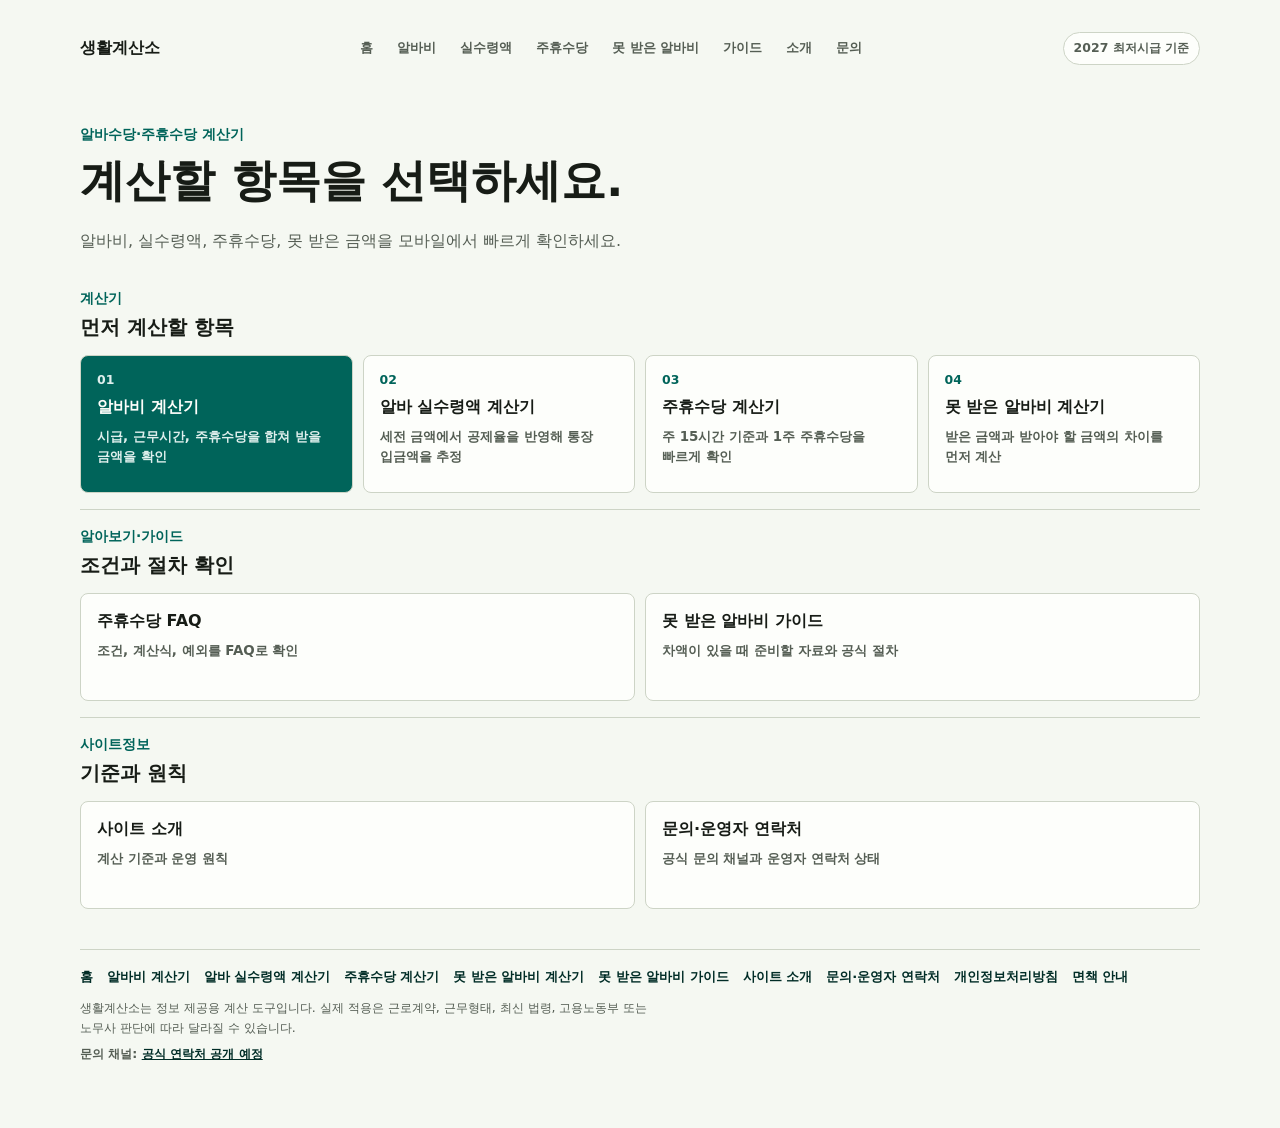
<file: index.html>
<!DOCTYPE html><html lang="ko"><head><meta charSet="utf-8"/><meta name="viewport" content="width=device-width, initial-scale=1"/><link rel="stylesheet" href="/_next/static/css/26e2805e6497c787.css" data-precedence="next"/><link rel="preload" as="script" fetchPriority="low" href="/_next/static/chunks/webpack-f0e457d476ac1796.js"/><script src="/_next/static/chunks/7e3ffef5-c6dc7d1177b3b53a.js" async=""></script><script src="/_next/static/chunks/924-f91557d10760d0ab.js" async=""></script><script src="/_next/static/chunks/main-app-ed9def06b91385a5.js" async=""></script><script src="/_next/static/chunks/902-e402201b2b795897.js" async=""></script><script src="/_next/static/chunks/app/page-41407b3f04b47900.js" async=""></script><script src="/_next/static/chunks/app/layout-4302ff3a8d31d664.js" async=""></script><link rel="preload" href="https://pagead2.googlesyndication.com/pagead/js/adsbygoogle.js?client=ca-pub-5134714780394391" as="script" crossorigin=""/><title>생활계산소 — 알바·주휴수당 계산기</title><meta name="description" content="알바비, 실수령액, 주휴수당, 못 받은 금액을 모바일에서 빠르게 확인하는 생활 돈 계산기입니다."/><link rel="canonical" href="https://life-calc.joyslabs.com/"/><meta property="og:title" content="생활계산소 — 알바·주휴수당 계산기"/><meta property="og:description" content="알바비, 실수령액, 주휴수당, 못 받은 금액을 모바일에서 빠르게 확인하는 생활 돈 계산기입니다."/><meta property="og:url" content="https://life-calc.joyslabs.com/"/><meta property="og:site_name" content="생활계산소"/><meta property="og:locale" content="ko_KR"/><meta property="og:type" content="website"/><meta name="twitter:card" content="summary"/><meta name="twitter:title" content="생활계산소 — 알바·주휴수당 계산기"/><meta name="twitter:description" content="알바비, 실수령액, 주휴수당, 못 받은 금액을 모바일에서 빠르게 확인하는 생활 돈 계산기입니다."/><script src="/_next/static/chunks/polyfills-42372ed130431b0a.js" noModule=""></script></head><body><div class="app-shell"><header class="topbar"><a class="brand" href="/">생활계산소</a><nav aria-label="주요 페이지" class="top-nav"><a href="/">홈</a><a href="/calc/alba-pay">알바비</a><a href="/calc/alba-net-pay">실수령액</a><a href="/calc/jubyu">주휴수당</a><a href="/calc/unpaid-wage">못 받은 알바비</a><a href="/guide/unpaid-wage">가이드</a><a href="/about">소개</a><a href="/contact">문의</a></nav><span class="status-pill">2027<!-- --> 최저시급 기준</span></header><main class="page-stack"><section class="hero-surface index-hero" aria-labelledby="main-title"><div><p class="eyebrow">알바수당·주휴수당 계산기</p><h1 id="main-title">계산할 항목을 선택하세요.</h1><p class="lede">알바비, 실수령액, 주휴수당, 못 받은 금액을 모바일에서 빠르게 확인하세요.</p></div></section><div class="home-groups" aria-label="생활계산소 주요 메뉴"><section class="index-group index-group-primary" aria-labelledby="calculator-group-title"><div class="index-group-heading"><p class="eyebrow">계산기</p><h2 id="calculator-group-title">먼저 계산할 항목</h2></div><div class="home-tile-grid"><a class="home-tile" href="/calc/alba-pay"><span class="tile-kicker">01</span><span class="tile-title">알바비 계산기</span><span class="tile-meta">시급, 근무시간, 주휴수당을 합쳐 받을 금액을 확인</span></a><a class="home-tile" href="/calc/alba-net-pay"><span class="tile-kicker">02</span><span class="tile-title">알바 실수령액 계산기</span><span class="tile-meta">세전 금액에서 공제율을 반영해 통장 입금액을 추정</span></a><a class="home-tile" href="/calc/jubyu"><span class="tile-kicker">03</span><span class="tile-title">주휴수당 계산기</span><span class="tile-meta">주 15시간 기준과 1주 주휴수당을 빠르게 확인</span></a><a class="home-tile" href="/calc/unpaid-wage"><span class="tile-kicker">04</span><span class="tile-title">못 받은 알바비 계산기</span><span class="tile-meta">받은 금액과 받아야 할 금액의 차이를 먼저 계산</span></a></div></section><section class="index-group" aria-labelledby="guide-group-title"><div class="index-group-heading"><p class="eyebrow">알아보기·가이드</p><h2 id="guide-group-title">조건과 절차 확인</h2></div><div class="home-link-list"><a class="home-text-link" href="/calc/jubyu#faq"><span class="tile-title">주휴수당 FAQ</span><span class="tile-meta">조건, 계산식, 예외를 FAQ로 확인</span></a><a class="home-text-link" href="/guide/unpaid-wage"><span class="tile-title">못 받은 알바비 가이드</span><span class="tile-meta">차액이 있을 때 준비할 자료와 공식 절차</span></a></div></section><section class="index-group" aria-labelledby="site-group-title"><div class="index-group-heading"><p class="eyebrow">사이트정보</p><h2 id="site-group-title">기준과 원칙</h2></div><div class="home-link-list"><a class="home-text-link" href="/about"><span class="tile-title">사이트 소개</span><span class="tile-meta">계산 기준과 운영 원칙</span></a><a class="home-text-link" href="/contact"><span class="tile-title">문의·운영자 연락처</span><span class="tile-meta">공식 문의 채널과 운영자 연락처 상태</span></a></div></section></div></main><footer class="site-footer"><nav aria-label="푸터 페이지 링크" class="footer-links"><a href="/">홈</a><a href="/calc/alba-pay">알바비 계산기</a><a href="/calc/alba-net-pay">알바 실수령액 계산기</a><a href="/calc/jubyu">주휴수당 계산기</a><a href="/calc/unpaid-wage">못 받은 알바비 계산기</a><a href="/guide/unpaid-wage">못 받은 알바비 가이드</a><a href="/about">사이트 소개</a><a href="/contact">문의·운영자 연락처</a><a href="/privacy">개인정보처리방침</a><a href="/about/disclaimer">면책 안내</a></nav><p>생활계산소는 정보 제공용 계산 도구입니다. 실제 적용은 근로계약, 근무형태, 최신 법령, 고용노동부 또는 노무사 판단에 따라 달라질 수 있습니다.</p><p class="footer-contact">문의 채널: <a href="/contact">공식 연락처 공개 예정</a></p></footer></div><script src="/_next/static/chunks/webpack-f0e457d476ac1796.js" async=""></script><script>(self.__next_f=self.__next_f||[]).push([0]);self.__next_f.push([2,null])</script><script>self.__next_f.push([1,"1:HL[\"/_next/static/css/26e2805e6497c787.css\",\"style\"]\n"])</script><script>self.__next_f.push([1,"2:I[11,[],\"\"]\n4:I[7192,[\"902\",\"static/chunks/902-e402201b2b795897.js\",\"931\",\"static/chunks/app/page-41407b3f04b47900.js\"],\"TrackedButtonLink\"]\n5:I[3651,[\"902\",\"static/chunks/902-e402201b2b795897.js\",\"185\",\"static/chunks/app/layout-4302ff3a8d31d664.js\"],\"\"]\n6:I[2589,[\"902\",\"static/chunks/902-e402201b2b795897.js\",\"185\",\"static/chunks/app/layout-4302ff3a8d31d664.js\"],\"RouteAnalytics\"]\n7:I[1902,[\"902\",\"static/chunks/902-e402201b2b795897.js\",\"185\",\"static/chunks/app/layout-4302ff3a8d31d664.js\"],\"\"]\n8:I[7352,[\"902\",\"static/chunks/902-e402201b2b795897.js\",\"185\",\"static/chunks/app/layout-4302ff3a8d31d664.js\"],\"EntrySourceLink\"]\n9:I[1212,[],\"\"]\na:I[9387,[],\"\"]\nc:I[8301,[],\"\"]\nd:[]\n"])</script><script>self.__next_f.push([1,"0:[\"$\",\"$L2\",null,{\"buildId\":\"NXsN9KUbFb2S3NQw-OZtS\",\"assetPrefix\":\"\",\"urlParts\":[\"\",\"\"],\"initialTree\":[\"\",{\"children\":[\"__PAGE__\",{}]},\"$undefined\",\"$undefined\",true],\"initialSeedData\":[\"\",{\"children\":[\"__PAGE__\",{},[[\"$L3\",[\"$\",\"main\",null,{\"className\":\"page-stack\",\"children\":[[\"$\",\"section\",null,{\"className\":\"hero-surface index-hero\",\"aria-labelledby\":\"main-title\",\"children\":[\"$\",\"div\",null,{\"children\":[[\"$\",\"p\",null,{\"className\":\"eyebrow\",\"children\":\"알바수당·주휴수당 계산기\"}],[\"$\",\"h1\",null,{\"id\":\"main-title\",\"children\":\"계산할 항목을 선택하세요.\"}],[\"$\",\"p\",null,{\"className\":\"lede\",\"children\":\"알바비, 실수령액, 주휴수당, 못 받은 금액을 모바일에서 빠르게 확인하세요.\"}]]}]}],[\"$\",\"div\",null,{\"className\":\"home-groups\",\"aria-label\":\"생활계산소 주요 메뉴\",\"children\":[[\"$\",\"section\",null,{\"className\":\"index-group index-group-primary\",\"aria-labelledby\":\"calculator-group-title\",\"children\":[[\"$\",\"div\",null,{\"className\":\"index-group-heading\",\"children\":[[\"$\",\"p\",null,{\"className\":\"eyebrow\",\"children\":\"계산기\"}],[\"$\",\"h2\",null,{\"id\":\"calculator-group-title\",\"children\":\"먼저 계산할 항목\"}]]}],[\"$\",\"div\",null,{\"className\":\"home-tile-grid\",\"children\":[[\"$\",\"$L4\",\"/calc/alba-pay\",{\"buttonId\":\"home_nav_alba\",\"calculatorId\":\"alba_pay\",\"className\":\"home-tile\",\"href\":\"/calc/alba-pay\",\"position\":1,\"tileId\":\"home_alba_pay\",\"variant\":\"home_calculator_group\",\"children\":[[\"$\",\"span\",null,{\"className\":\"tile-kicker\",\"children\":\"01\"}],[\"$\",\"span\",null,{\"className\":\"tile-title\",\"children\":\"알바비 계산기\"}],[\"$\",\"span\",null,{\"className\":\"tile-meta\",\"children\":\"시급, 근무시간, 주휴수당을 합쳐 받을 금액을 확인\"}]]}],[\"$\",\"$L4\",\"/calc/alba-net-pay\",{\"buttonId\":\"home_nav_net_pay\",\"calculatorId\":\"alba_net_pay\",\"className\":\"home-tile\",\"href\":\"/calc/alba-net-pay\",\"position\":2,\"tileId\":\"home_alba_net_pay\",\"variant\":\"home_calculator_group\",\"children\":[[\"$\",\"span\",null,{\"className\":\"tile-kicker\",\"children\":\"02\"}],[\"$\",\"span\",null,{\"className\":\"tile-title\",\"children\":\"알바 실수령액 계산기\"}],[\"$\",\"span\",null,{\"className\":\"tile-meta\",\"children\":\"세전 금액에서 공제율을 반영해 통장 입금액을 추정\"}]]}],[\"$\",\"$L4\",\"/calc/jubyu\",{\"buttonId\":\"home_nav_jubyu\",\"calculatorId\":\"jubyu\",\"className\":\"home-tile\",\"href\":\"/calc/jubyu\",\"position\":3,\"tileId\":\"home_jubyu\",\"variant\":\"home_calculator_group\",\"children\":[[\"$\",\"span\",null,{\"className\":\"tile-kicker\",\"children\":\"03\"}],[\"$\",\"span\",null,{\"className\":\"tile-title\",\"children\":\"주휴수당 계산기\"}],[\"$\",\"span\",null,{\"className\":\"tile-meta\",\"children\":\"주 15시간 기준과 1주 주휴수당을 빠르게 확인\"}]]}],[\"$\",\"$L4\",\"/calc/unpaid-wage\",{\"buttonId\":\"home_nav_unpaid_calc\",\"calculatorId\":\"unpaid_wage\",\"className\":\"home-tile\",\"href\":\"/calc/unpaid-wage\",\"position\":4,\"tileId\":\"home_unpaid_wage\",\"variant\":\"home_calculator_group\",\"children\":[[\"$\",\"span\",null,{\"className\":\"tile-kicker\",\"children\":\"04\"}],[\"$\",\"span\",null,{\"className\":\"tile-title\",\"children\":\"못 받은 알바비 계산기\"}],[\"$\",\"span\",null,{\"className\":\"tile-meta\",\"children\":\"받은 금액과 받아야 할 금액의 차이를 먼저 계산\"}]]}]]}]]}],[\"$\",\"section\",null,{\"className\":\"index-group\",\"aria-labelledby\":\"guide-group-title\",\"children\":[[\"$\",\"div\",null,{\"className\":\"index-group-heading\",\"children\":[[\"$\",\"p\",null,{\"className\":\"eyebrow\",\"children\":\"알아보기·가이드\"}],[\"$\",\"h2\",null,{\"id\":\"guide-group-title\",\"children\":\"조건과 절차 확인\"}]]}],[\"$\",\"div\",null,{\"className\":\"home-link-list\",\"children\":[[\"$\",\"$L4\",\"/calc/jubyu#faq\",{\"buttonId\":\"home_nav_jubyu_faq\",\"className\":\"home-text-link\",\"href\":\"/calc/jubyu#faq\",\"position\":1,\"variant\":\"home_guide_group\",\"children\":[[\"$\",\"span\",null,{\"className\":\"tile-title\",\"children\":\"주휴수당 FAQ\"}],[\"$\",\"span\",null,{\"className\":\"tile-meta\",\"children\":\"조건, 계산식, 예외를 FAQ로 확인\"}]]}],[\"$\",\"$L4\",\"/guide/unpaid-wage\",{\"buttonId\":\"home_nav_unpaid_guide\",\"className\":\"home-text-link\",\"href\":\"/guide/unpaid-wage\",\"position\":2,\"variant\":\"home_guide_group\",\"children\":[[\"$\",\"span\",null,{\"className\":\"tile-title\",\"children\":\"못 받은 알바비 가이드\"}],[\"$\",\"span\",null,{\"className\":\"tile-meta\",\"children\":\"차액이 있을 때 준비할 자료와 공식 절차\"}]]}]]}]]}],[\"$\",\"section\",null,{\"className\":\"index-group\",\"aria-labelledby\":\"site-group-title\",\"children\":[[\"$\",\"div\",null,{\"className\":\"index-group-heading\",\"children\":[[\"$\",\"p\",null,{\"className\":\"eyebrow\",\"children\":\"사이트정보\"}],[\"$\",\"h2\",null,{\"id\":\"site-group-title\",\"children\":\"기준과 원칙\"}]]}],[\"$\",\"div\",null,{\"className\":\"home-link-list\",\"children\":[[\"$\",\"$L4\",\"/about\",{\"buttonId\":\"home_nav_about\",\"className\":\"home-text-link\",\"href\":\"/about\",\"position\":1,\"variant\":\"home_site_group\",\"children\":[[\"$\",\"span\",null,{\"className\":\"tile-title\",\"children\":\"사이트 소개\"}],[\"$\",\"span\",null,{\"className\":\"tile-meta\",\"children\":\"계산 기준과 운영 원칙\"}]]}],[\"$\",\"$L4\",\"/contact\",{\"buttonId\":\"home_nav_contact\",\"className\":\"home-text-link\",\"href\":\"/contact\",\"position\":2,\"variant\":\"home_site_group\",\"children\":[[\"$\",\"span\",null,{\"className\":\"tile-title\",\"children\":\"문의·운영자 연락처\"}],[\"$\",\"span\",null,{\"className\":\"tile-meta\",\"children\":\"공식 문의 채널과 운영자 연락처 상태\"}]]}]]}]]}]]}]]}],null],null],null]},[[[[\"$\",\"link\",\"0\",{\"rel\":\"stylesheet\",\"href\":\"/_next/static/css/26e2805e6497c787.css\",\"precedence\":\"next\",\"crossOrigin\":\"$undefined\"}]],[\"$\",\"html\",null,{\"lang\":\"ko\",\"children\":[\"$\",\"body\",null,{\"children\":[null,[\"$\",\"$L5\",null,{\"async\":true,\"crossOrigin\":\"anonymous\",\"id\":\"adsense-script\",\"src\":\"https://pagead2.googlesyndication.com/pagead/js/adsbygoogle.js?client=ca-pub-5134714780394391\",\"strategy\":\"afterInteractive\"}],[\"$\",\"$L6\",null,{}],[\"$\",\"div\",null,{\"className\":\"app-shell\",\"children\":[[\"$\",\"header\",null,{\"className\":\"topbar\",\"children\":[[\"$\",\"$L7\",null,{\"className\":\"brand\",\"href\":\"/\",\"children\":\"생활계산소\"}],[\"$\",\"nav\",null,{\"aria-label\":\"주요 페이지\",\"className\":\"top-nav\",\"children\":[[\"$\",\"$L8\",\"/\",{\"href\":\"/\",\"source\":\"top_bar\",\"children\":\"홈\"}],[\"$\",\"$L8\",\"/calc/alba-pay\",{\"href\":\"/calc/alba-pay\",\"source\":\"top_bar\",\"children\":\"알바비\"}],[\"$\",\"$L8\",\"/calc/alba-net-pay\",{\"href\":\"/calc/alba-net-pay\",\"source\":\"top_bar\",\"children\":\"실수령액\"}],[\"$\",\"$L8\",\"/calc/jubyu\",{\"href\":\"/calc/jubyu\",\"source\":\"top_bar\",\"children\":\"주휴수당\"}],[\"$\",\"$L8\",\"/calc/unpaid-wage\",{\"href\":\"/calc/unpaid-wage\",\"source\":\"top_bar\",\"children\":\"못 받은 알바비\"}],[\"$\",\"$L8\",\"/guide/unpaid-wage\",{\"href\":\"/guide/unpaid-wage\",\"source\":\"top_bar\",\"children\":\"가이드\"}],[\"$\",\"$L8\",\"/about\",{\"href\":\"/about\",\"source\":\"top_bar\",\"children\":\"소개\"}],[\"$\",\"$L8\",\"/contact\",{\"href\":\"/contact\",\"source\":\"top_bar\",\"children\":\"문의\"}]]}],[\"$\",\"span\",null,{\"className\":\"status-pill\",\"children\":[2027,\" 최저시급 기준\"]}]]}],[\"$\",\"$L9\",null,{\"parallelRouterKey\":\"children\",\"segmentPath\":[\"children\"],\"error\":\"$undefined\",\"errorStyles\":\"$undefined\",\"errorScripts\":\"$undefined\",\"template\":[\"$\",\"$La\",null,{}],\"templateStyles\":\"$undefined\",\"templateScripts\":\"$undefined\",\"notFound\":[[\"$\",\"title\",null,{\"children\":\"404: This page could not be found.\"}],[\"$\",\"div\",null,{\"style\":{\"fontFamily\":\"system-ui,\\\"Segoe UI\\\",Roboto,Helvetica,Arial,sans-serif,\\\"Apple Color Emoji\\\",\\\"Segoe UI Emoji\\\"\",\"height\":\"100vh\",\"textAlign\":\"center\",\"display\":\"flex\",\"flexDirection\":\"column\",\"alignItems\":\"center\",\"justifyContent\":\"center\"},\"children\":[\"$\",\"div\",null,{\"children\":[[\"$\",\"style\",null,{\"dangerouslySetInnerHTML\":{\"__html\":\"body{color:#000;background:#fff;margin:0}.next-error-h1{border-right:1px solid rgba(0,0,0,.3)}@media (prefers-color-scheme:dark){body{color:#fff;background:#000}.next-error-h1{border-right:1px solid rgba(255,255,255,.3)}}\"}}],[\"$\",\"h1\",null,{\"className\":\"next-error-h1\",\"style\":{\"display\":\"inline-block\",\"margin\":\"0 20px 0 0\",\"padding\":\"0 23px 0 0\",\"fontSize\":24,\"fontWeight\":500,\"verticalAlign\":\"top\",\"lineHeight\":\"49px\"},\"children\":\"404\"}],[\"$\",\"div\",null,{\"style\":{\"display\":\"inline-block\"},\"children\":[\"$\",\"h2\",null,{\"style\":{\"fontSize\":14,\"fontWeight\":400,\"lineHeight\":\"49px\",\"margin\":0},\"children\":\"This page could not be found.\"}]}]]}]}]],\"notFoundStyles\":[]}],[\"$\",\"footer\",null,{\"className\":\"site-footer\",\"children\":[[\"$\",\"nav\",null,{\"aria-label\":\"푸터 페이지 링크\",\"className\":\"footer-links\",\"children\":[[\"$\",\"$L8\",\"/\",{\"href\":\"/\",\"source\":\"footer\",\"children\":\"홈\"}],[\"$\",\"$L8\",\"/calc/alba-pay\",{\"href\":\"/calc/alba-pay\",\"source\":\"footer\",\"children\":\"알바비 계산기\"}],[\"$\",\"$L8\",\"/calc/alba-net-pay\",{\"href\":\"/calc/alba-net-pay\",\"source\":\"footer\",\"children\":\"알바 실수령액 계산기\"}],[\"$\",\"$L8\",\"/calc/jubyu\",{\"href\":\"/calc/jubyu\",\"source\":\"footer\",\"children\":\"주휴수당 계산기\"}],[\"$\",\"$L8\",\"/calc/unpaid-wage\",{\"href\":\"/calc/unpaid-wage\",\"source\":\"footer\",\"children\":\"못 받은 알바비 계산기\"}],[\"$\",\"$L8\",\"/guide/unpaid-wage\",{\"href\":\"/guide/unpaid-wage\",\"source\":\"footer\",\"children\":\"못 받은 알바비 가이드\"}],[\"$\",\"$L8\",\"/about\",{\"href\":\"/about\",\"source\":\"footer\",\"children\":\"사이트 소개\"}],[\"$\",\"$L8\",\"/contact\",{\"href\":\"/contact\",\"source\":\"footer\",\"children\":\"문의·운영자 연락처\"}],[\"$\",\"$L8\",\"/privacy\",{\"href\":\"/privacy\",\"source\":\"footer\",\"children\":\"개인정보처리방침\"}],[\"$\",\"$L8\",\"/about/disclaimer\",{\"href\":\"/about/disclaimer\",\"source\":\"footer\",\"children\":\"면책 안내\"}]]}],[\"$\",\"p\",null,{\"children\":\"생활계산소는 정보 제공용 계산 도구입니다. 실제 적용은 근로계약, 근무형태, 최신 법령, 고용노동부 또는 노무사 판단에 따라 달라질 수 있습니다.\"}],[\"$\",\"p\",null,{\"className\":\"footer-contact\",\"children\":[\"문의 채널: \",[\"$\",\"$L7\",null,{\"href\":\"/contact\",\"children\":\"공식 연락처 공개 예정\"}]]}]]}]]}]]}]}]],null],null],\"couldBeIntercepted\":false,\"initialHead\":[null,\"$Lb\"],\"globalErrorComponent\":\"$c\",\"missingSlots\":\"$Wd\"}]\n"])</script><script>self.__next_f.push([1,"b:[[\"$\",\"meta\",\"0\",{\"name\":\"viewport\",\"content\":\"width=device-width, initial-scale=1\"}],[\"$\",\"meta\",\"1\",{\"charSet\":\"utf-8\"}],[\"$\",\"title\",\"2\",{\"children\":\"생활계산소 — 알바·주휴수당 계산기\"}],[\"$\",\"meta\",\"3\",{\"name\":\"description\",\"content\":\"알바비, 실수령액, 주휴수당, 못 받은 금액을 모바일에서 빠르게 확인하는 생활 돈 계산기입니다.\"}],[\"$\",\"link\",\"4\",{\"rel\":\"canonical\",\"href\":\"https://life-calc.joyslabs.com/\"}],[\"$\",\"meta\",\"5\",{\"property\":\"og:title\",\"content\":\"생활계산소 — 알바·주휴수당 계산기\"}],[\"$\",\"meta\",\"6\",{\"property\":\"og:description\",\"content\":\"알바비, 실수령액, 주휴수당, 못 받은 금액을 모바일에서 빠르게 확인하는 생활 돈 계산기입니다.\"}],[\"$\",\"meta\",\"7\",{\"property\":\"og:url\",\"content\":\"https://life-calc.joyslabs.com/\"}],[\"$\",\"meta\",\"8\",{\"property\":\"og:site_name\",\"content\":\"생활계산소\"}],[\"$\",\"meta\",\"9\",{\"property\":\"og:locale\",\"content\":\"ko_KR\"}],[\"$\",\"meta\",\"10\",{\"property\":\"og:type\",\"content\":\"website\"}],[\"$\",\"meta\",\"11\",{\"name\":\"twitter:card\",\"content\":\"summary\"}],[\"$\",\"meta\",\"12\",{\"name\":\"twitter:title\",\"content\":\"생활계산소 — 알바·주휴수당 계산기\"}],[\"$\",\"meta\",\"13\",{\"name\":\"twitter:description\",\"content\":\"알바비, 실수령액, 주휴수당, 못 받은 금액을 모바일에서 빠르게 확인하는 생활 돈 계산기입니다.\"}]]\n3:null\n"])</script></body></html>
</file>
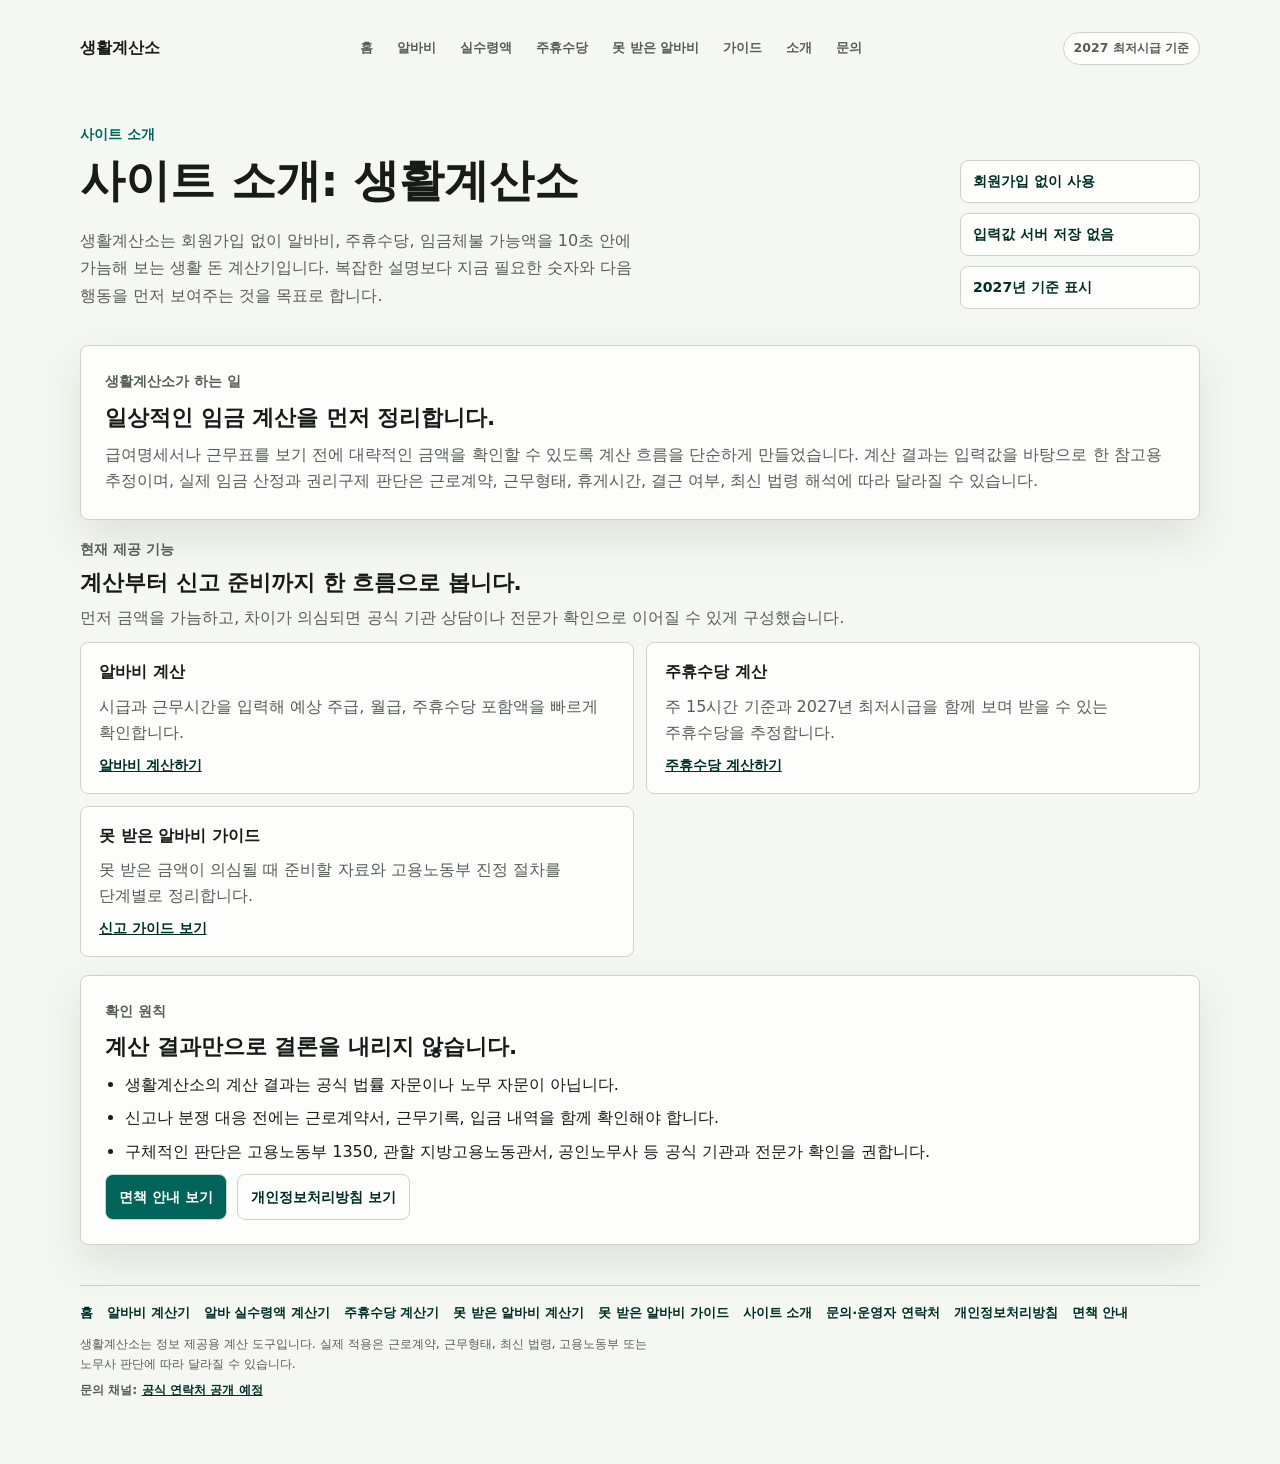
<file: about.html>
<!DOCTYPE html><html lang="ko"><head><meta charSet="utf-8"/><meta name="viewport" content="width=device-width, initial-scale=1"/><link rel="stylesheet" href="/_next/static/css/26e2805e6497c787.css" data-precedence="next"/><link rel="preload" as="script" fetchPriority="low" href="/_next/static/chunks/webpack-f0e457d476ac1796.js"/><script src="/_next/static/chunks/7e3ffef5-c6dc7d1177b3b53a.js" async=""></script><script src="/_next/static/chunks/924-f91557d10760d0ab.js" async=""></script><script src="/_next/static/chunks/main-app-ed9def06b91385a5.js" async=""></script><script src="/_next/static/chunks/902-e402201b2b795897.js" async=""></script><script src="/_next/static/chunks/app/about/page-00f294d121a3368e.js" async=""></script><script src="/_next/static/chunks/app/layout-4302ff3a8d31d664.js" async=""></script><link rel="preload" href="https://pagead2.googlesyndication.com/pagead/js/adsbygoogle.js?client=ca-pub-5134714780394391" as="script" crossorigin=""/><title>사이트 소개: 생활계산소</title><meta name="description" content="생활계산소는 알바비, 주휴수당, 임금체불 가능액을 빠르게 확인하는 생활 돈 계산기입니다. 결과는 참고용이며 공식 판단은 기관 또는 전문가 확인이 필요합니다."/><link rel="canonical" href="https://life-calc.joyslabs.com/about"/><meta property="og:title" content="사이트 소개: 생활계산소"/><meta property="og:description" content="생활계산소는 알바비, 주휴수당, 임금체불 가능액을 빠르게 확인하는 생활 돈 계산기입니다. 결과는 참고용이며 공식 판단은 기관 또는 전문가 확인이 필요합니다."/><meta property="og:url" content="https://life-calc.joyslabs.com/about"/><meta property="og:site_name" content="생활계산소"/><meta property="og:locale" content="ko_KR"/><meta property="og:type" content="website"/><meta name="twitter:card" content="summary"/><meta name="twitter:title" content="사이트 소개: 생활계산소"/><meta name="twitter:description" content="생활계산소는 알바비, 주휴수당, 임금체불 가능액을 빠르게 확인하는 생활 돈 계산기입니다. 결과는 참고용이며 공식 판단은 기관 또는 전문가 확인이 필요합니다."/><script src="/_next/static/chunks/polyfills-42372ed130431b0a.js" noModule=""></script></head><body><div class="app-shell"><header class="topbar"><a class="brand" href="/">생활계산소</a><nav aria-label="주요 페이지" class="top-nav"><a href="/">홈</a><a href="/calc/alba-pay">알바비</a><a href="/calc/alba-net-pay">실수령액</a><a href="/calc/jubyu">주휴수당</a><a href="/calc/unpaid-wage">못 받은 알바비</a><a href="/guide/unpaid-wage">가이드</a><a href="/about">소개</a><a href="/contact">문의</a></nav><span class="status-pill">2027<!-- --> 최저시급 기준</span></header><main class="page-stack content-page"><script id="about-json-ld" type="application/ld+json">{"@context":"https://schema.org","@type":"AboutPage","@id":"https://life-calc.joyslabs.com/about#webpage","url":"https://life-calc.joyslabs.com/about","name":"사이트 소개: 생활계산소","description":"생활계산소는 알바비, 주휴수당, 임금체불 가능액을 빠르게 확인하는 생활 돈 계산기입니다. 결과는 참고용이며 공식 판단은 기관 또는 전문가 확인이 필요합니다.","isPartOf":{"@type":"WebSite","@id":"https://life-calc.joyslabs.com/#website","name":"생활계산소","url":"https://life-calc.joyslabs.com","inLanguage":"ko-KR"},"publisher":{"@type":"Organization","@id":"https://life-calc.joyslabs.com/#organization","name":"생활계산소","url":"https://life-calc.joyslabs.com"},"inLanguage":"ko-KR","dateModified":"2026-08-05"}</script><section class="hero-surface guide-hero" aria-labelledby="main-title"><div><p class="eyebrow">사이트 소개</p><h1 id="main-title">사이트 소개: 생활계산소</h1><p class="lede">생활계산소는 회원가입 없이 알바비, 주휴수당, 임금체불 가능액을 10초 안에 가늠해 보는 생활 돈 계산기입니다. 복잡한 설명보다 지금 필요한 숫자와 다음 행동을 먼저 보여주는 것을 목표로 합니다.</p></div><ul class="trust-list" aria-label="서비스 기준"><li>회원가입 없이 사용</li><li>입력값 서버 저장 없음</li><li>2027<!-- -->년 기준 표시</li></ul></section><section class="content-panel" aria-labelledby="purpose-title"><p class="eyebrow">생활계산소가 하는 일</p><h2 id="purpose-title">일상적인 임금 계산을 먼저 정리합니다.</h2><p>급여명세서나 근무표를 보기 전에 대략적인 금액을 확인할 수 있도록 계산 흐름을 단순하게 만들었습니다. 계산 결과는 입력값을 바탕으로 한 참고용 추정이며, 실제 임금 산정과 권리구제 판단은 근로계약, 근무형태, 휴게시간, 결근 여부, 최신 법령 해석에 따라 달라질 수 있습니다.</p></section><section class="legal-grid" aria-labelledby="feature-title"><div class="section-heading legal-heading"><p class="eyebrow">현재 제공 기능</p><h2 id="feature-title">계산부터 신고 준비까지 한 흐름으로 봅니다.</h2><p>먼저 금액을 가늠하고, 차이가 의심되면 공식 기관 상담이나 전문가 확인으로 이어질 수 있게 구성했습니다.</p></div><article class="legal-reference"><h3>알바비 계산</h3><p>시급과 근무시간을 입력해 예상 주급, 월급, 주휴수당 포함액을 빠르게 확인합니다.</p><a href="/calc/alba-pay">알바비 계산하기</a></article><article class="legal-reference"><h3>주휴수당 계산</h3><p>주 15시간 기준과 2027년 최저시급을 함께 보며 받을 수 있는 주휴수당을 추정합니다.</p><a href="/calc/jubyu">주휴수당 계산하기</a></article><article class="legal-reference"><h3>못 받은 알바비 가이드</h3><p>못 받은 금액이 의심될 때 준비할 자료와 고용노동부 진정 절차를 단계별로 정리합니다.</p><a href="/guide/unpaid-wage">신고 가이드 보기</a></article></section><section class="content-panel" aria-labelledby="trust-title"><p class="eyebrow">확인 원칙</p><h2 id="trust-title">계산 결과만으로 결론을 내리지 않습니다.</h2><ul class="plain-check-list"><li>생활계산소의 계산 결과는 공식 법률 자문이나 노무 자문이 아닙니다.</li><li>신고나 분쟁 대응 전에는 근로계약서, 근무기록, 입금 내역을 함께 확인해야 합니다.</li><li>구체적인 판단은 고용노동부 1350, 관할 지방고용노동관서, 공인노무사 등 공식 기관과 전문가 확인을 권합니다.</li></ul><div class="inline-actions"><a href="/about/disclaimer">면책 안내 보기</a><a href="/privacy">개인정보처리방침 보기</a></div></section></main><footer class="site-footer"><nav aria-label="푸터 페이지 링크" class="footer-links"><a href="/">홈</a><a href="/calc/alba-pay">알바비 계산기</a><a href="/calc/alba-net-pay">알바 실수령액 계산기</a><a href="/calc/jubyu">주휴수당 계산기</a><a href="/calc/unpaid-wage">못 받은 알바비 계산기</a><a href="/guide/unpaid-wage">못 받은 알바비 가이드</a><a href="/about">사이트 소개</a><a href="/contact">문의·운영자 연락처</a><a href="/privacy">개인정보처리방침</a><a href="/about/disclaimer">면책 안내</a></nav><p>생활계산소는 정보 제공용 계산 도구입니다. 실제 적용은 근로계약, 근무형태, 최신 법령, 고용노동부 또는 노무사 판단에 따라 달라질 수 있습니다.</p><p class="footer-contact">문의 채널: <a href="/contact">공식 연락처 공개 예정</a></p></footer></div><script src="/_next/static/chunks/webpack-f0e457d476ac1796.js" async=""></script><script>(self.__next_f=self.__next_f||[]).push([0]);self.__next_f.push([2,null])</script><script>self.__next_f.push([1,"1:HL[\"/_next/static/css/26e2805e6497c787.css\",\"style\"]\n"])</script><script>self.__next_f.push([1,"2:I[11,[],\"\"]\n4:I[1902,[\"902\",\"static/chunks/902-e402201b2b795897.js\",\"301\",\"static/chunks/app/about/page-00f294d121a3368e.js\"],\"\"]\n5:I[1212,[],\"\"]\n6:I[9387,[],\"\"]\n7:I[3651,[\"902\",\"static/chunks/902-e402201b2b795897.js\",\"185\",\"static/chunks/app/layout-4302ff3a8d31d664.js\"],\"\"]\n8:I[2589,[\"902\",\"static/chunks/902-e402201b2b795897.js\",\"185\",\"static/chunks/app/layout-4302ff3a8d31d664.js\"],\"RouteAnalytics\"]\n9:I[7352,[\"902\",\"static/chunks/902-e402201b2b795897.js\",\"185\",\"static/chunks/app/layout-4302ff3a8d31d664.js\"],\"EntrySourceLink\"]\nb:I[8301,[],\"\"]\nc:[]\n"])</script><script>self.__next_f.push([1,"0:[\"$\",\"$L2\",null,{\"buildId\":\"NXsN9KUbFb2S3NQw-OZtS\",\"assetPrefix\":\"\",\"urlParts\":[\"\",\"about\"],\"initialTree\":[\"\",{\"children\":[\"about\",{\"children\":[\"__PAGE__\",{}]}]},\"$undefined\",\"$undefined\",true],\"initialSeedData\":[\"\",{\"children\":[\"about\",{\"children\":[\"__PAGE__\",{},[[\"$L3\",[\"$\",\"main\",null,{\"className\":\"page-stack content-page\",\"children\":[[\"$\",\"script\",null,{\"id\":\"about-json-ld\",\"type\":\"application/ld+json\",\"dangerouslySetInnerHTML\":{\"__html\":\"{\\\"@context\\\":\\\"https://schema.org\\\",\\\"@type\\\":\\\"AboutPage\\\",\\\"@id\\\":\\\"https://life-calc.joyslabs.com/about#webpage\\\",\\\"url\\\":\\\"https://life-calc.joyslabs.com/about\\\",\\\"name\\\":\\\"사이트 소개: 생활계산소\\\",\\\"description\\\":\\\"생활계산소는 알바비, 주휴수당, 임금체불 가능액을 빠르게 확인하는 생활 돈 계산기입니다. 결과는 참고용이며 공식 판단은 기관 또는 전문가 확인이 필요합니다.\\\",\\\"isPartOf\\\":{\\\"@type\\\":\\\"WebSite\\\",\\\"@id\\\":\\\"https://life-calc.joyslabs.com/#website\\\",\\\"name\\\":\\\"생활계산소\\\",\\\"url\\\":\\\"https://life-calc.joyslabs.com\\\",\\\"inLanguage\\\":\\\"ko-KR\\\"},\\\"publisher\\\":{\\\"@type\\\":\\\"Organization\\\",\\\"@id\\\":\\\"https://life-calc.joyslabs.com/#organization\\\",\\\"name\\\":\\\"생활계산소\\\",\\\"url\\\":\\\"https://life-calc.joyslabs.com\\\"},\\\"inLanguage\\\":\\\"ko-KR\\\",\\\"dateModified\\\":\\\"2026-08-05\\\"}\"}}],[\"$\",\"section\",null,{\"className\":\"hero-surface guide-hero\",\"aria-labelledby\":\"main-title\",\"children\":[[\"$\",\"div\",null,{\"children\":[[\"$\",\"p\",null,{\"className\":\"eyebrow\",\"children\":\"사이트 소개\"}],[\"$\",\"h1\",null,{\"id\":\"main-title\",\"children\":\"사이트 소개: 생활계산소\"}],[\"$\",\"p\",null,{\"className\":\"lede\",\"children\":\"생활계산소는 회원가입 없이 알바비, 주휴수당, 임금체불 가능액을 10초 안에 가늠해 보는 생활 돈 계산기입니다. 복잡한 설명보다 지금 필요한 숫자와 다음 행동을 먼저 보여주는 것을 목표로 합니다.\"}]]}],[\"$\",\"ul\",null,{\"className\":\"trust-list\",\"aria-label\":\"서비스 기준\",\"children\":[[\"$\",\"li\",null,{\"children\":\"회원가입 없이 사용\"}],[\"$\",\"li\",null,{\"children\":\"입력값 서버 저장 없음\"}],[\"$\",\"li\",null,{\"children\":[2027,\"년 기준 표시\"]}]]}]]}],[\"$\",\"section\",null,{\"className\":\"content-panel\",\"aria-labelledby\":\"purpose-title\",\"children\":[[\"$\",\"p\",null,{\"className\":\"eyebrow\",\"children\":\"생활계산소가 하는 일\"}],[\"$\",\"h2\",null,{\"id\":\"purpose-title\",\"children\":\"일상적인 임금 계산을 먼저 정리합니다.\"}],[\"$\",\"p\",null,{\"children\":\"급여명세서나 근무표를 보기 전에 대략적인 금액을 확인할 수 있도록 계산 흐름을 단순하게 만들었습니다. 계산 결과는 입력값을 바탕으로 한 참고용 추정이며, 실제 임금 산정과 권리구제 판단은 근로계약, 근무형태, 휴게시간, 결근 여부, 최신 법령 해석에 따라 달라질 수 있습니다.\"}]]}],[\"$\",\"section\",null,{\"className\":\"legal-grid\",\"aria-labelledby\":\"feature-title\",\"children\":[[\"$\",\"div\",null,{\"className\":\"section-heading legal-heading\",\"children\":[[\"$\",\"p\",null,{\"className\":\"eyebrow\",\"children\":\"현재 제공 기능\"}],[\"$\",\"h2\",null,{\"id\":\"feature-title\",\"children\":\"계산부터 신고 준비까지 한 흐름으로 봅니다.\"}],[\"$\",\"p\",null,{\"children\":\"먼저 금액을 가늠하고, 차이가 의심되면 공식 기관 상담이나 전문가 확인으로 이어질 수 있게 구성했습니다.\"}]]}],[[\"$\",\"article\",\"/calc/alba-pay\",{\"className\":\"legal-reference\",\"children\":[[\"$\",\"h3\",null,{\"children\":\"알바비 계산\"}],[\"$\",\"p\",null,{\"children\":\"시급과 근무시간을 입력해 예상 주급, 월급, 주휴수당 포함액을 빠르게 확인합니다.\"}],[\"$\",\"$L4\",null,{\"href\":\"/calc/alba-pay\",\"children\":\"알바비 계산하기\"}]]}],[\"$\",\"article\",\"/calc/jubyu\",{\"className\":\"legal-reference\",\"children\":[[\"$\",\"h3\",null,{\"children\":\"주휴수당 계산\"}],[\"$\",\"p\",null,{\"children\":\"주 15시간 기준과 2027년 최저시급을 함께 보며 받을 수 있는 주휴수당을 추정합니다.\"}],[\"$\",\"$L4\",null,{\"href\":\"/calc/jubyu\",\"children\":\"주휴수당 계산하기\"}]]}],[\"$\",\"article\",\"/guide/unpaid-wage\",{\"className\":\"legal-reference\",\"children\":[[\"$\",\"h3\",null,{\"children\":\"못 받은 알바비 가이드\"}],[\"$\",\"p\",null,{\"children\":\"못 받은 금액이 의심될 때 준비할 자료와 고용노동부 진정 절차를 단계별로 정리합니다.\"}],[\"$\",\"$L4\",null,{\"href\":\"/guide/unpaid-wage\",\"children\":\"신고 가이드 보기\"}]]}]]]}],[\"$\",\"section\",null,{\"className\":\"content-panel\",\"aria-labelledby\":\"trust-title\",\"children\":[[\"$\",\"p\",null,{\"className\":\"eyebrow\",\"children\":\"확인 원칙\"}],[\"$\",\"h2\",null,{\"id\":\"trust-title\",\"children\":\"계산 결과만으로 결론을 내리지 않습니다.\"}],[\"$\",\"ul\",null,{\"className\":\"plain-check-list\",\"children\":[[\"$\",\"li\",null,{\"children\":\"생활계산소의 계산 결과는 공식 법률 자문이나 노무 자문이 아닙니다.\"}],[\"$\",\"li\",null,{\"children\":\"신고나 분쟁 대응 전에는 근로계약서, 근무기록, 입금 내역을 함께 확인해야 합니다.\"}],[\"$\",\"li\",null,{\"children\":\"구체적인 판단은 고용노동부 1350, 관할 지방고용노동관서, 공인노무사 등 공식 기관과 전문가 확인을 권합니다.\"}]]}],[\"$\",\"div\",null,{\"className\":\"inline-actions\",\"children\":[[\"$\",\"$L4\",null,{\"href\":\"/about/disclaimer\",\"children\":\"면책 안내 보기\"}],[\"$\",\"$L4\",null,{\"href\":\"/privacy\",\"children\":\"개인정보처리방침 보기\"}]]}]]}]]}],null],null],null]},[null,[\"$\",\"$L5\",null,{\"parallelRouterKey\":\"children\",\"segmentPath\":[\"children\",\"about\",\"children\"],\"error\":\"$undefined\",\"errorStyles\":\"$undefined\",\"errorScripts\":\"$undefined\",\"template\":[\"$\",\"$L6\",null,{}],\"templateStyles\":\"$undefined\",\"templateScripts\":\"$undefined\",\"notFound\":\"$undefined\",\"notFoundStyles\":\"$undefined\"}]],null]},[[[[\"$\",\"link\",\"0\",{\"rel\":\"stylesheet\",\"href\":\"/_next/static/css/26e2805e6497c787.css\",\"precedence\":\"next\",\"crossOrigin\":\"$undefined\"}]],[\"$\",\"html\",null,{\"lang\":\"ko\",\"children\":[\"$\",\"body\",null,{\"children\":[null,[\"$\",\"$L7\",null,{\"async\":true,\"crossOrigin\":\"anonymous\",\"id\":\"adsense-script\",\"src\":\"https://pagead2.googlesyndication.com/pagead/js/adsbygoogle.js?client=ca-pub-5134714780394391\",\"strategy\":\"afterInteractive\"}],[\"$\",\"$L8\",null,{}],[\"$\",\"div\",null,{\"className\":\"app-shell\",\"children\":[[\"$\",\"header\",null,{\"className\":\"topbar\",\"children\":[[\"$\",\"$L4\",null,{\"className\":\"brand\",\"href\":\"/\",\"children\":\"생활계산소\"}],[\"$\",\"nav\",null,{\"aria-label\":\"주요 페이지\",\"className\":\"top-nav\",\"children\":[[\"$\",\"$L9\",\"/\",{\"href\":\"/\",\"source\":\"top_bar\",\"children\":\"홈\"}],[\"$\",\"$L9\",\"/calc/alba-pay\",{\"href\":\"/calc/alba-pay\",\"source\":\"top_bar\",\"children\":\"알바비\"}],[\"$\",\"$L9\",\"/calc/alba-net-pay\",{\"href\":\"/calc/alba-net-pay\",\"source\":\"top_bar\",\"children\":\"실수령액\"}],[\"$\",\"$L9\",\"/calc/jubyu\",{\"href\":\"/calc/jubyu\",\"source\":\"top_bar\",\"children\":\"주휴수당\"}],[\"$\",\"$L9\",\"/calc/unpaid-wage\",{\"href\":\"/calc/unpaid-wage\",\"source\":\"top_bar\",\"children\":\"못 받은 알바비\"}],[\"$\",\"$L9\",\"/guide/unpaid-wage\",{\"href\":\"/guide/unpaid-wage\",\"source\":\"top_bar\",\"children\":\"가이드\"}],[\"$\",\"$L9\",\"/about\",{\"href\":\"/about\",\"source\":\"top_bar\",\"children\":\"소개\"}],[\"$\",\"$L9\",\"/contact\",{\"href\":\"/contact\",\"source\":\"top_bar\",\"children\":\"문의\"}]]}],[\"$\",\"span\",null,{\"className\":\"status-pill\",\"children\":[2027,\" 최저시급 기준\"]}]]}],[\"$\",\"$L5\",null,{\"parallelRouterKey\":\"children\",\"segmentPath\":[\"children\"],\"error\":\"$undefined\",\"errorStyles\":\"$undefined\",\"errorScripts\":\"$undefined\",\"template\":[\"$\",\"$L6\",null,{}],\"templateStyles\":\"$undefined\",\"templateScripts\":\"$undefined\",\"notFound\":[[\"$\",\"title\",null,{\"children\":\"404: This page could not be found.\"}],[\"$\",\"div\",null,{\"style\":{\"fontFamily\":\"system-ui,\\\"Segoe UI\\\",Roboto,Helvetica,Arial,sans-serif,\\\"Apple Color Emoji\\\",\\\"Segoe UI Emoji\\\"\",\"height\":\"100vh\",\"textAlign\":\"center\",\"display\":\"flex\",\"flexDirection\":\"column\",\"alignItems\":\"center\",\"justifyContent\":\"center\"},\"children\":[\"$\",\"div\",null,{\"children\":[[\"$\",\"style\",null,{\"dangerouslySetInnerHTML\":{\"__html\":\"body{color:#000;background:#fff;margin:0}.next-error-h1{border-right:1px solid rgba(0,0,0,.3)}@media (prefers-color-scheme:dark){body{color:#fff;background:#000}.next-error-h1{border-right:1px solid rgba(255,255,255,.3)}}\"}}],[\"$\",\"h1\",null,{\"className\":\"next-error-h1\",\"style\":{\"display\":\"inline-block\",\"margin\":\"0 20px 0 0\",\"padding\":\"0 23px 0 0\",\"fontSize\":24,\"fontWeight\":500,\"verticalAlign\":\"top\",\"lineHeight\":\"49px\"},\"children\":\"404\"}],[\"$\",\"div\",null,{\"style\":{\"display\":\"inline-block\"},\"children\":[\"$\",\"h2\",null,{\"style\":{\"fontSize\":14,\"fontWeight\":400,\"lineHeight\":\"49px\",\"margin\":0},\"children\":\"This page could not be found.\"}]}]]}]}]],\"notFoundStyles\":[]}],[\"$\",\"footer\",null,{\"className\":\"site-footer\",\"children\":[[\"$\",\"nav\",null,{\"aria-label\":\"푸터 페이지 링크\",\"className\":\"footer-links\",\"children\":[[\"$\",\"$L9\",\"/\",{\"href\":\"/\",\"source\":\"footer\",\"children\":\"홈\"}],[\"$\",\"$L9\",\"/calc/alba-pay\",{\"href\":\"/calc/alba-pay\",\"source\":\"footer\",\"children\":\"알바비 계산기\"}],[\"$\",\"$L9\",\"/calc/alba-net-pay\",{\"href\":\"/calc/alba-net-pay\",\"source\":\"footer\",\"children\":\"알바 실수령액 계산기\"}],[\"$\",\"$L9\",\"/calc/jubyu\",{\"href\":\"/calc/jubyu\",\"source\":\"footer\",\"children\":\"주휴수당 계산기\"}],[\"$\",\"$L9\",\"/calc/unpaid-wage\",{\"href\":\"/calc/unpaid-wage\",\"source\":\"footer\",\"children\":\"못 받은 알바비 계산기\"}],[\"$\",\"$L9\",\"/guide/unpaid-wage\",{\"href\":\"/guide/unpaid-wage\",\"source\":\"footer\",\"children\":\"못 받은 알바비 가이드\"}],[\"$\",\"$L9\",\"/about\",{\"href\":\"/about\",\"source\":\"footer\",\"children\":\"사이트 소개\"}],[\"$\",\"$L9\",\"/contact\",{\"href\":\"/contact\",\"source\":\"footer\",\"children\":\"문의·운영자 연락처\"}],[\"$\",\"$L9\",\"/privacy\",{\"href\":\"/privacy\",\"source\":\"footer\",\"children\":\"개인정보처리방침\"}],[\"$\",\"$L9\",\"/about/disclaimer\",{\"href\":\"/about/disclaimer\",\"source\":\"footer\",\"children\":\"면책 안내\"}]]}],[\"$\",\"p\",null,{\"children\":\"생활계산소는 정보 제공용 계산 도구입니다. 실제 적용은 근로계약, 근무형태, 최신 법령, 고용노동부 또는 노무사 판단에 따라 달라질 수 있습니다.\"}],[\"$\",\"p\",null,{\"className\":\"footer-contact\",\"children\":[\"문의 채널: \",[\"$\",\"$L4\",null,{\"href\":\"/contact\",\"children\":\"공식 연락처 공개 예정\"}]]}]]}]]}]]}]}]],null],null],\"couldBeIntercepted\":false,\"initialHead\":[null,\"$La\"],\"globalErrorComponent\":\"$b\",\"missingSlots\":\"$Wc\"}]\n"])</script><script>self.__next_f.push([1,"a:[[\"$\",\"meta\",\"0\",{\"name\":\"viewport\",\"content\":\"width=device-width, initial-scale=1\"}],[\"$\",\"meta\",\"1\",{\"charSet\":\"utf-8\"}],[\"$\",\"title\",\"2\",{\"children\":\"사이트 소개: 생활계산소\"}],[\"$\",\"meta\",\"3\",{\"name\":\"description\",\"content\":\"생활계산소는 알바비, 주휴수당, 임금체불 가능액을 빠르게 확인하는 생활 돈 계산기입니다. 결과는 참고용이며 공식 판단은 기관 또는 전문가 확인이 필요합니다.\"}],[\"$\",\"link\",\"4\",{\"rel\":\"canonical\",\"href\":\"https://life-calc.joyslabs.com/about\"}],[\"$\",\"meta\",\"5\",{\"property\":\"og:title\",\"content\":\"사이트 소개: 생활계산소\"}],[\"$\",\"meta\",\"6\",{\"property\":\"og:description\",\"content\":\"생활계산소는 알바비, 주휴수당, 임금체불 가능액을 빠르게 확인하는 생활 돈 계산기입니다. 결과는 참고용이며 공식 판단은 기관 또는 전문가 확인이 필요합니다.\"}],[\"$\",\"meta\",\"7\",{\"property\":\"og:url\",\"content\":\"https://life-calc.joyslabs.com/about\"}],[\"$\",\"meta\",\"8\",{\"property\":\"og:site_name\",\"content\":\"생활계산소\"}],[\"$\",\"meta\",\"9\",{\"property\":\"og:locale\",\"content\":\"ko_KR\"}],[\"$\",\"meta\",\"10\",{\"property\":\"og:type\",\"content\":\"website\"}],[\"$\",\"meta\",\"11\",{\"name\":\"twitter:card\",\"content\":\"summary\"}],[\"$\",\"meta\",\"12\",{\"name\":\"twitter:title\",\"content\":\"사이트 소개: 생활계산소\"}],[\"$\",\"meta\",\"13\",{\"name\":\"twitter:description\",\"content\":\"생활계산소는 알바비, 주휴수당, 임금체불 가능액을 빠르게 확인하는 생활 돈 계산기입니다. 결과는 참고용이며 공식 판단은 기관 또는 전문가 확인이 필요합니다.\"}]]\n3:null\n"])</script></body></html>
</file>
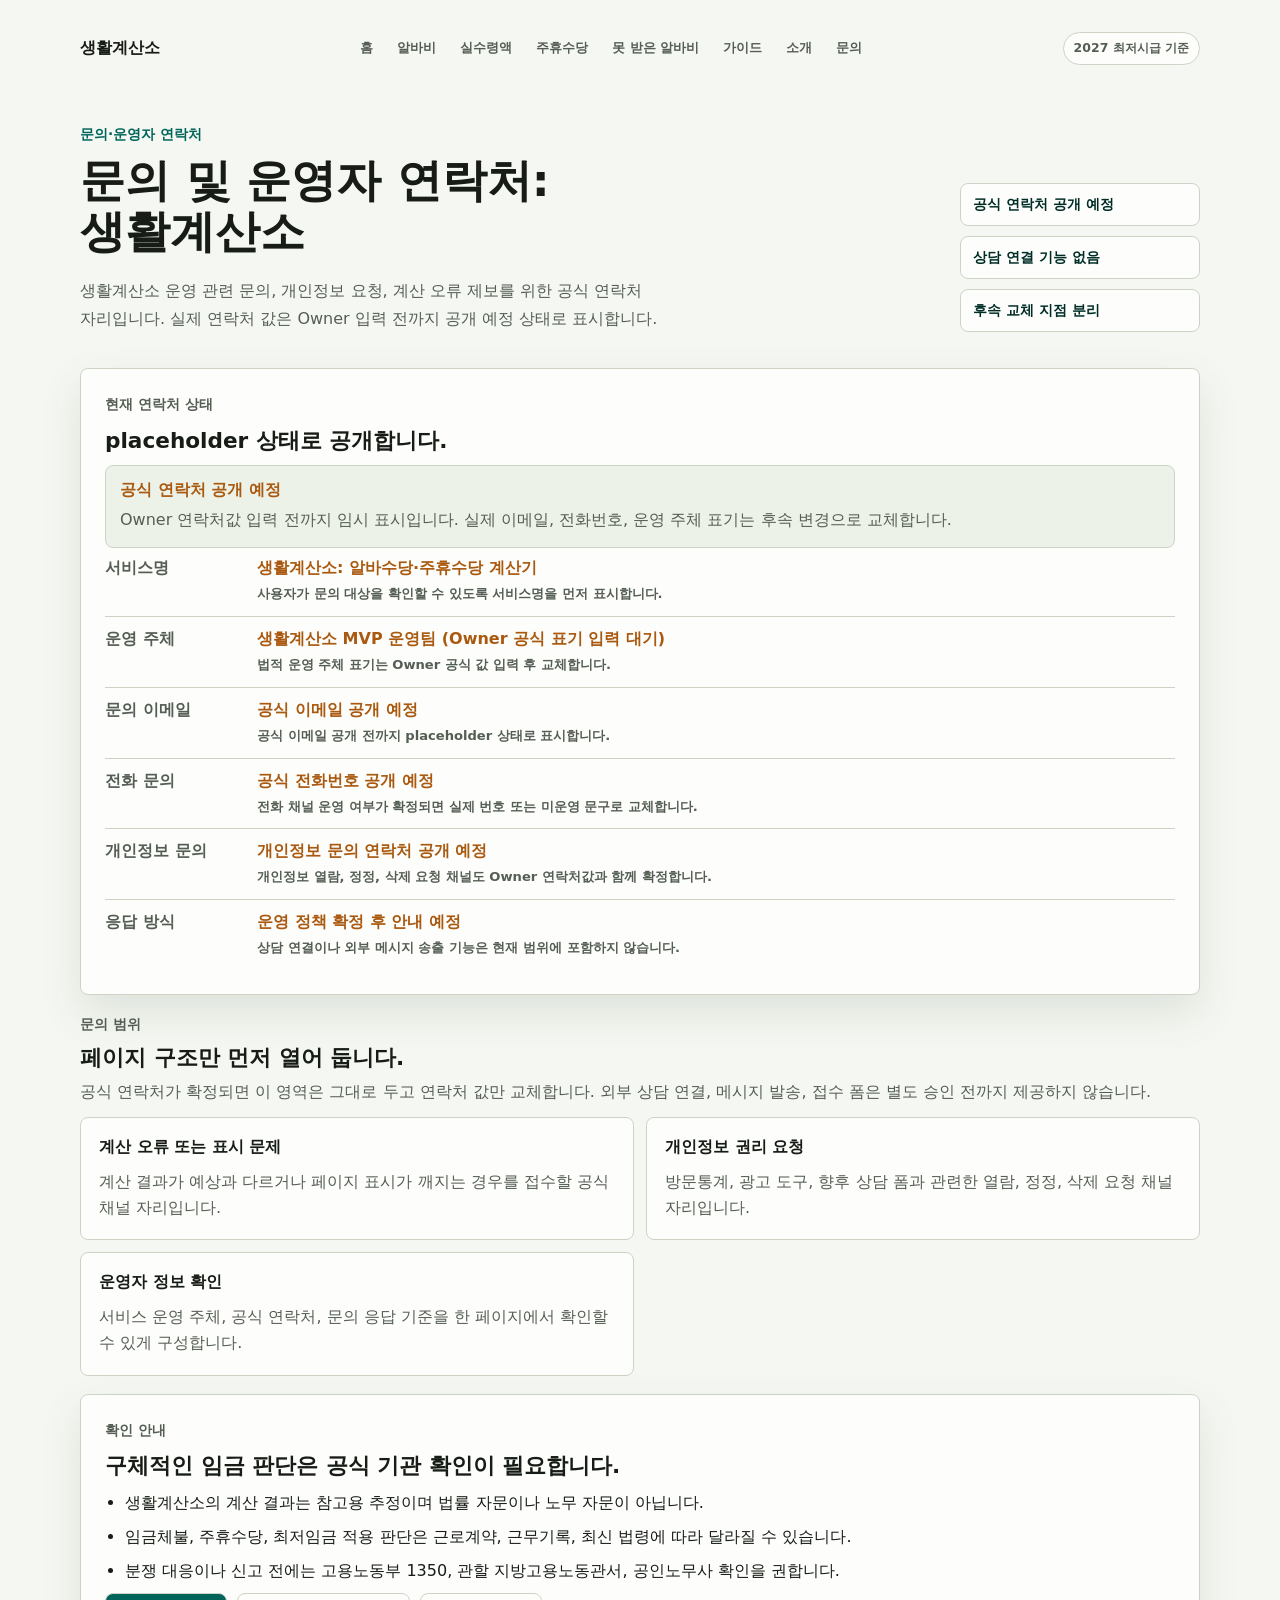
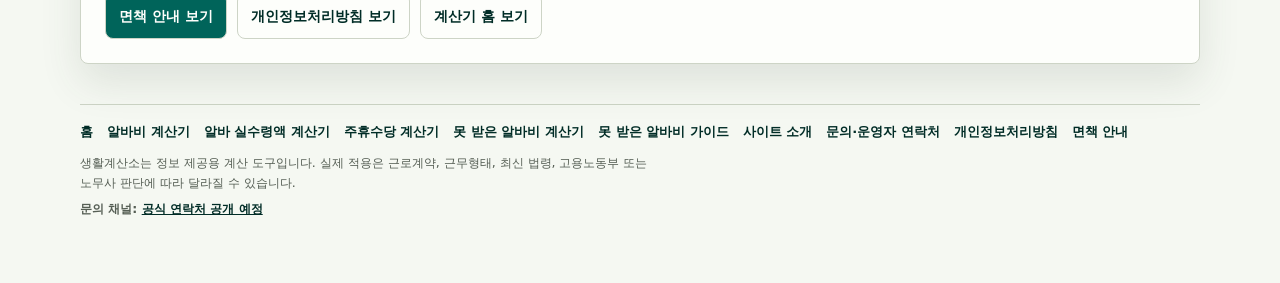
<file: contact.html>
<!DOCTYPE html><html lang="ko"><head><meta charSet="utf-8"/><meta name="viewport" content="width=device-width, initial-scale=1"/><link rel="stylesheet" href="/_next/static/css/26e2805e6497c787.css" data-precedence="next"/><link rel="preload" as="script" fetchPriority="low" href="/_next/static/chunks/webpack-f0e457d476ac1796.js"/><script src="/_next/static/chunks/7e3ffef5-c6dc7d1177b3b53a.js" async=""></script><script src="/_next/static/chunks/924-f91557d10760d0ab.js" async=""></script><script src="/_next/static/chunks/main-app-ed9def06b91385a5.js" async=""></script><script src="/_next/static/chunks/902-e402201b2b795897.js" async=""></script><script src="/_next/static/chunks/app/contact/page-b2f209b565e28d39.js" async=""></script><script src="/_next/static/chunks/app/layout-4302ff3a8d31d664.js" async=""></script><link rel="preload" href="https://pagead2.googlesyndication.com/pagead/js/adsbygoogle.js?client=ca-pub-5134714780394391" as="script" crossorigin=""/><title>문의 및 운영자 연락처: 생활계산소</title><meta name="description" content="생활계산소 운영 관련 문의, 개인정보 요청, 계산 오류 제보를 위한 공식 연락처와 운영자 정보 안내 페이지입니다. 실제 연락처 값은 공개 예정 상태로 표시합니다."/><link rel="canonical" href="https://life-calc.joyslabs.com/contact"/><meta property="og:title" content="문의 및 운영자 연락처: 생활계산소"/><meta property="og:description" content="생활계산소 운영 관련 문의, 개인정보 요청, 계산 오류 제보를 위한 공식 연락처와 운영자 정보 안내 페이지입니다. 실제 연락처 값은 공개 예정 상태로 표시합니다."/><meta property="og:url" content="https://life-calc.joyslabs.com/contact"/><meta property="og:site_name" content="생활계산소"/><meta property="og:locale" content="ko_KR"/><meta property="og:type" content="website"/><meta name="twitter:card" content="summary"/><meta name="twitter:title" content="문의 및 운영자 연락처: 생활계산소"/><meta name="twitter:description" content="생활계산소 운영 관련 문의, 개인정보 요청, 계산 오류 제보를 위한 공식 연락처와 운영자 정보 안내 페이지입니다. 실제 연락처 값은 공개 예정 상태로 표시합니다."/><script src="/_next/static/chunks/polyfills-42372ed130431b0a.js" noModule=""></script></head><body><div class="app-shell"><header class="topbar"><a class="brand" href="/">생활계산소</a><nav aria-label="주요 페이지" class="top-nav"><a href="/">홈</a><a href="/calc/alba-pay">알바비</a><a href="/calc/alba-net-pay">실수령액</a><a href="/calc/jubyu">주휴수당</a><a href="/calc/unpaid-wage">못 받은 알바비</a><a href="/guide/unpaid-wage">가이드</a><a href="/about">소개</a><a href="/contact">문의</a></nav><span class="status-pill">2027<!-- --> 최저시급 기준</span></header><main class="page-stack content-page"><script id="contact-json-ld" type="application/ld+json">{"@context":"https://schema.org","@type":"ContactPage","@id":"https://life-calc.joyslabs.com/contact#webpage","url":"https://life-calc.joyslabs.com/contact","name":"문의 및 운영자 연락처: 생활계산소","description":"생활계산소 운영 관련 문의, 개인정보 요청, 계산 오류 제보를 위한 공식 연락처와 운영자 정보 안내 페이지입니다. 실제 연락처 값은 공개 예정 상태로 표시합니다.","isPartOf":{"@type":"WebSite","@id":"https://life-calc.joyslabs.com/#website","name":"생활계산소","url":"https://life-calc.joyslabs.com","inLanguage":"ko-KR"},"publisher":{"@type":"Organization","@id":"https://life-calc.joyslabs.com/#organization","name":"생활계산소","url":"https://life-calc.joyslabs.com"},"inLanguage":"ko-KR","dateModified":"2026-08-05"}</script><section class="hero-surface guide-hero" aria-labelledby="main-title"><div><p class="eyebrow">문의·운영자 연락처</p><h1 id="main-title">문의 및 운영자 연락처: 생활계산소</h1><p class="lede">생활계산소 운영 관련 문의, 개인정보 요청, 계산 오류 제보를 위한 공식 연락처 자리입니다. 실제 연락처 값은 Owner 입력 전까지 공개 예정 상태로 표시합니다.</p></div><ul class="trust-list" aria-label="문의 페이지 상태"><li>공식 연락처 공개 예정</li><li>상담 연결 기능 없음</li><li>후속 교체 지점 분리</li></ul></section><section class="content-panel" aria-labelledby="contact-title"><p class="eyebrow">현재 연락처 상태</p><h2 id="contact-title">placeholder 상태로 공개합니다.</h2><div class="contact-status" role="note"><strong>공식 연락처 공개 예정</strong><p>Owner 연락처값 입력 전까지 임시 표시입니다. 실제 이메일, 전화번호, 운영 주체 표기는 후속 변경으로 교체합니다.</p></div><dl class="operator-list"><div><dt>서비스명</dt><dd><span class="contact-placeholder-value">생활계산소: 알바수당·주휴수당 계산기</span><small class="contact-field-note">사용자가 문의 대상을 확인할 수 있도록 서비스명을 먼저 표시합니다.</small></dd></div><div><dt>운영 주체</dt><dd><span class="contact-placeholder-value">생활계산소 MVP 운영팀 (Owner 공식 표기 입력 대기)</span><small class="contact-field-note">법적 운영 주체 표기는 Owner 공식 값 입력 후 교체합니다.</small></dd></div><div><dt>문의 이메일</dt><dd><span class="contact-placeholder-value">공식 이메일 공개 예정</span><small class="contact-field-note">공식 이메일 공개 전까지 placeholder 상태로 표시합니다.</small></dd></div><div><dt>전화 문의</dt><dd><span class="contact-placeholder-value">공식 전화번호 공개 예정</span><small class="contact-field-note">전화 채널 운영 여부가 확정되면 실제 번호 또는 미운영 문구로 교체합니다.</small></dd></div><div><dt>개인정보 문의</dt><dd><span class="contact-placeholder-value">개인정보 문의 연락처 공개 예정</span><small class="contact-field-note">개인정보 열람, 정정, 삭제 요청 채널도 Owner 연락처값과 함께 확정합니다.</small></dd></div><div><dt>응답 방식</dt><dd><span class="contact-placeholder-value">운영 정책 확정 후 안내 예정</span><small class="contact-field-note">상담 연결이나 외부 메시지 송출 기능은 현재 범위에 포함하지 않습니다.</small></dd></div></dl></section><section class="legal-grid" aria-labelledby="scope-title"><div class="section-heading legal-heading"><p class="eyebrow">문의 범위</p><h2 id="scope-title">페이지 구조만 먼저 열어 둡니다.</h2><p>공식 연락처가 확정되면 이 영역은 그대로 두고 연락처 값만 교체합니다. 외부 상담 연결, 메시지 발송, 접수 폼은 별도 승인 전까지 제공하지 않습니다.</p></div><article class="legal-reference"><h3>계산 오류 또는 표시 문제</h3><p>계산 결과가 예상과 다르거나 페이지 표시가 깨지는 경우를 접수할 공식 채널 자리입니다.</p></article><article class="legal-reference"><h3>개인정보 권리 요청</h3><p>방문통계, 광고 도구, 향후 상담 폼과 관련한 열람, 정정, 삭제 요청 채널 자리입니다.</p></article><article class="legal-reference"><h3>운영자 정보 확인</h3><p>서비스 운영 주체, 공식 연락처, 문의 응답 기준을 한 페이지에서 확인할 수 있게 구성합니다.</p></article></section><section class="content-panel" aria-labelledby="before-contact-title"><p class="eyebrow">확인 안내</p><h2 id="before-contact-title">구체적인 임금 판단은 공식 기관 확인이 필요합니다.</h2><ul class="plain-check-list"><li>생활계산소의 계산 결과는 참고용 추정이며 법률 자문이나 노무 자문이 아닙니다.</li><li>임금체불, 주휴수당, 최저임금 적용 판단은 근로계약, 근무기록, 최신 법령에 따라 달라질 수 있습니다.</li><li>분쟁 대응이나 신고 전에는 고용노동부 1350, 관할 지방고용노동관서, 공인노무사 확인을 권합니다.</li></ul><div class="inline-actions"><a href="/about/disclaimer">면책 안내 보기</a><a href="/privacy">개인정보처리방침 보기</a><a href="/">계산기 홈 보기</a></div></section></main><footer class="site-footer"><nav aria-label="푸터 페이지 링크" class="footer-links"><a href="/">홈</a><a href="/calc/alba-pay">알바비 계산기</a><a href="/calc/alba-net-pay">알바 실수령액 계산기</a><a href="/calc/jubyu">주휴수당 계산기</a><a href="/calc/unpaid-wage">못 받은 알바비 계산기</a><a href="/guide/unpaid-wage">못 받은 알바비 가이드</a><a href="/about">사이트 소개</a><a href="/contact">문의·운영자 연락처</a><a href="/privacy">개인정보처리방침</a><a href="/about/disclaimer">면책 안내</a></nav><p>생활계산소는 정보 제공용 계산 도구입니다. 실제 적용은 근로계약, 근무형태, 최신 법령, 고용노동부 또는 노무사 판단에 따라 달라질 수 있습니다.</p><p class="footer-contact">문의 채널: <a href="/contact">공식 연락처 공개 예정</a></p></footer></div><script src="/_next/static/chunks/webpack-f0e457d476ac1796.js" async=""></script><script>(self.__next_f=self.__next_f||[]).push([0]);self.__next_f.push([2,null])</script><script>self.__next_f.push([1,"1:HL[\"/_next/static/css/26e2805e6497c787.css\",\"style\"]\n"])</script><script>self.__next_f.push([1,"2:I[11,[],\"\"]\n4:I[1902,[\"902\",\"static/chunks/902-e402201b2b795897.js\",\"327\",\"static/chunks/app/contact/page-b2f209b565e28d39.js\"],\"\"]\n5:I[1212,[],\"\"]\n6:I[9387,[],\"\"]\n7:I[3651,[\"902\",\"static/chunks/902-e402201b2b795897.js\",\"185\",\"static/chunks/app/layout-4302ff3a8d31d664.js\"],\"\"]\n8:I[2589,[\"902\",\"static/chunks/902-e402201b2b795897.js\",\"185\",\"static/chunks/app/layout-4302ff3a8d31d664.js\"],\"RouteAnalytics\"]\n9:I[7352,[\"902\",\"static/chunks/902-e402201b2b795897.js\",\"185\",\"static/chunks/app/layout-4302ff3a8d31d664.js\"],\"EntrySourceLink\"]\nb:I[8301,[],\"\"]\nc:[]\n"])</script><script>self.__next_f.push([1,"0:[\"$\",\"$L2\",null,{\"buildId\":\"NXsN9KUbFb2S3NQw-OZtS\",\"assetPrefix\":\"\",\"urlParts\":[\"\",\"contact\"],\"initialTree\":[\"\",{\"children\":[\"contact\",{\"children\":[\"__PAGE__\",{}]}]},\"$undefined\",\"$undefined\",true],\"initialSeedData\":[\"\",{\"children\":[\"contact\",{\"children\":[\"__PAGE__\",{},[[\"$L3\",[\"$\",\"main\",null,{\"className\":\"page-stack content-page\",\"children\":[[\"$\",\"script\",null,{\"id\":\"contact-json-ld\",\"type\":\"application/ld+json\",\"dangerouslySetInnerHTML\":{\"__html\":\"{\\\"@context\\\":\\\"https://schema.org\\\",\\\"@type\\\":\\\"ContactPage\\\",\\\"@id\\\":\\\"https://life-calc.joyslabs.com/contact#webpage\\\",\\\"url\\\":\\\"https://life-calc.joyslabs.com/contact\\\",\\\"name\\\":\\\"문의 및 운영자 연락처: 생활계산소\\\",\\\"description\\\":\\\"생활계산소 운영 관련 문의, 개인정보 요청, 계산 오류 제보를 위한 공식 연락처와 운영자 정보 안내 페이지입니다. 실제 연락처 값은 공개 예정 상태로 표시합니다.\\\",\\\"isPartOf\\\":{\\\"@type\\\":\\\"WebSite\\\",\\\"@id\\\":\\\"https://life-calc.joyslabs.com/#website\\\",\\\"name\\\":\\\"생활계산소\\\",\\\"url\\\":\\\"https://life-calc.joyslabs.com\\\",\\\"inLanguage\\\":\\\"ko-KR\\\"},\\\"publisher\\\":{\\\"@type\\\":\\\"Organization\\\",\\\"@id\\\":\\\"https://life-calc.joyslabs.com/#organization\\\",\\\"name\\\":\\\"생활계산소\\\",\\\"url\\\":\\\"https://life-calc.joyslabs.com\\\"},\\\"inLanguage\\\":\\\"ko-KR\\\",\\\"dateModified\\\":\\\"2026-08-05\\\"}\"}}],[\"$\",\"section\",null,{\"className\":\"hero-surface guide-hero\",\"aria-labelledby\":\"main-title\",\"children\":[[\"$\",\"div\",null,{\"children\":[[\"$\",\"p\",null,{\"className\":\"eyebrow\",\"children\":\"문의·운영자 연락처\"}],[\"$\",\"h1\",null,{\"id\":\"main-title\",\"children\":\"문의 및 운영자 연락처: 생활계산소\"}],[\"$\",\"p\",null,{\"className\":\"lede\",\"children\":\"생활계산소 운영 관련 문의, 개인정보 요청, 계산 오류 제보를 위한 공식 연락처 자리입니다. 실제 연락처 값은 Owner 입력 전까지 공개 예정 상태로 표시합니다.\"}]]}],[\"$\",\"ul\",null,{\"className\":\"trust-list\",\"aria-label\":\"문의 페이지 상태\",\"children\":[[\"$\",\"li\",null,{\"children\":\"공식 연락처 공개 예정\"}],[\"$\",\"li\",null,{\"children\":\"상담 연결 기능 없음\"}],[\"$\",\"li\",null,{\"children\":\"후속 교체 지점 분리\"}]]}]]}],[\"$\",\"section\",null,{\"className\":\"content-panel\",\"aria-labelledby\":\"contact-title\",\"children\":[[\"$\",\"p\",null,{\"className\":\"eyebrow\",\"children\":\"현재 연락처 상태\"}],[\"$\",\"h2\",null,{\"id\":\"contact-title\",\"children\":\"placeholder 상태로 공개합니다.\"}],[\"$\",\"div\",null,{\"className\":\"contact-status\",\"role\":\"note\",\"children\":[[\"$\",\"strong\",null,{\"children\":\"공식 연락처 공개 예정\"}],[\"$\",\"p\",null,{\"children\":\"Owner 연락처값 입력 전까지 임시 표시입니다. 실제 이메일, 전화번호, 운영 주체 표기는 후속 변경으로 교체합니다.\"}]]}],[\"$\",\"dl\",null,{\"className\":\"operator-list\",\"children\":[[\"$\",\"div\",\"서비스명\",{\"children\":[[\"$\",\"dt\",null,{\"children\":\"서비스명\"}],[\"$\",\"dd\",null,{\"children\":[[\"$\",\"span\",null,{\"className\":\"contact-placeholder-value\",\"children\":\"생활계산소: 알바수당·주휴수당 계산기\"}],[\"$\",\"small\",null,{\"className\":\"contact-field-note\",\"children\":\"사용자가 문의 대상을 확인할 수 있도록 서비스명을 먼저 표시합니다.\"}]]}]]}],[\"$\",\"div\",\"운영 주체\",{\"children\":[[\"$\",\"dt\",null,{\"children\":\"운영 주체\"}],[\"$\",\"dd\",null,{\"children\":[[\"$\",\"span\",null,{\"className\":\"contact-placeholder-value\",\"children\":\"생활계산소 MVP 운영팀 (Owner 공식 표기 입력 대기)\"}],[\"$\",\"small\",null,{\"className\":\"contact-field-note\",\"children\":\"법적 운영 주체 표기는 Owner 공식 값 입력 후 교체합니다.\"}]]}]]}],[\"$\",\"div\",\"문의 이메일\",{\"children\":[[\"$\",\"dt\",null,{\"children\":\"문의 이메일\"}],[\"$\",\"dd\",null,{\"children\":[[\"$\",\"span\",null,{\"className\":\"contact-placeholder-value\",\"children\":\"공식 이메일 공개 예정\"}],[\"$\",\"small\",null,{\"className\":\"contact-field-note\",\"children\":\"공식 이메일 공개 전까지 placeholder 상태로 표시합니다.\"}]]}]]}],[\"$\",\"div\",\"전화 문의\",{\"children\":[[\"$\",\"dt\",null,{\"children\":\"전화 문의\"}],[\"$\",\"dd\",null,{\"children\":[[\"$\",\"span\",null,{\"className\":\"contact-placeholder-value\",\"children\":\"공식 전화번호 공개 예정\"}],[\"$\",\"small\",null,{\"className\":\"contact-field-note\",\"children\":\"전화 채널 운영 여부가 확정되면 실제 번호 또는 미운영 문구로 교체합니다.\"}]]}]]}],[\"$\",\"div\",\"개인정보 문의\",{\"children\":[[\"$\",\"dt\",null,{\"children\":\"개인정보 문의\"}],[\"$\",\"dd\",null,{\"children\":[[\"$\",\"span\",null,{\"className\":\"contact-placeholder-value\",\"children\":\"개인정보 문의 연락처 공개 예정\"}],[\"$\",\"small\",null,{\"className\":\"contact-field-note\",\"children\":\"개인정보 열람, 정정, 삭제 요청 채널도 Owner 연락처값과 함께 확정합니다.\"}]]}]]}],[\"$\",\"div\",\"응답 방식\",{\"children\":[[\"$\",\"dt\",null,{\"children\":\"응답 방식\"}],[\"$\",\"dd\",null,{\"children\":[[\"$\",\"span\",null,{\"className\":\"contact-placeholder-value\",\"children\":\"운영 정책 확정 후 안내 예정\"}],[\"$\",\"small\",null,{\"className\":\"contact-field-note\",\"children\":\"상담 연결이나 외부 메시지 송출 기능은 현재 범위에 포함하지 않습니다.\"}]]}]]}]]}]]}],[\"$\",\"section\",null,{\"className\":\"legal-grid\",\"aria-labelledby\":\"scope-title\",\"children\":[[\"$\",\"div\",null,{\"className\":\"section-heading legal-heading\",\"children\":[[\"$\",\"p\",null,{\"className\":\"eyebrow\",\"children\":\"문의 범위\"}],[\"$\",\"h2\",null,{\"id\":\"scope-title\",\"children\":\"페이지 구조만 먼저 열어 둡니다.\"}],[\"$\",\"p\",null,{\"children\":\"공식 연락처가 확정되면 이 영역은 그대로 두고 연락처 값만 교체합니다. 외부 상담 연결, 메시지 발송, 접수 폼은 별도 승인 전까지 제공하지 않습니다.\"}]]}],[[\"$\",\"article\",\"계산 오류 또는 표시 문제\",{\"className\":\"legal-reference\",\"children\":[[\"$\",\"h3\",null,{\"children\":\"계산 오류 또는 표시 문제\"}],[\"$\",\"p\",null,{\"children\":\"계산 결과가 예상과 다르거나 페이지 표시가 깨지는 경우를 접수할 공식 채널 자리입니다.\"}]]}],[\"$\",\"article\",\"개인정보 권리 요청\",{\"className\":\"legal-reference\",\"children\":[[\"$\",\"h3\",null,{\"children\":\"개인정보 권리 요청\"}],[\"$\",\"p\",null,{\"children\":\"방문통계, 광고 도구, 향후 상담 폼과 관련한 열람, 정정, 삭제 요청 채널 자리입니다.\"}]]}],[\"$\",\"article\",\"운영자 정보 확인\",{\"className\":\"legal-reference\",\"children\":[[\"$\",\"h3\",null,{\"children\":\"운영자 정보 확인\"}],[\"$\",\"p\",null,{\"children\":\"서비스 운영 주체, 공식 연락처, 문의 응답 기준을 한 페이지에서 확인할 수 있게 구성합니다.\"}]]}]]]}],[\"$\",\"section\",null,{\"className\":\"content-panel\",\"aria-labelledby\":\"before-contact-title\",\"children\":[[\"$\",\"p\",null,{\"className\":\"eyebrow\",\"children\":\"확인 안내\"}],[\"$\",\"h2\",null,{\"id\":\"before-contact-title\",\"children\":\"구체적인 임금 판단은 공식 기관 확인이 필요합니다.\"}],[\"$\",\"ul\",null,{\"className\":\"plain-check-list\",\"children\":[[\"$\",\"li\",null,{\"children\":\"생활계산소의 계산 결과는 참고용 추정이며 법률 자문이나 노무 자문이 아닙니다.\"}],[\"$\",\"li\",null,{\"children\":\"임금체불, 주휴수당, 최저임금 적용 판단은 근로계약, 근무기록, 최신 법령에 따라 달라질 수 있습니다.\"}],[\"$\",\"li\",null,{\"children\":\"분쟁 대응이나 신고 전에는 고용노동부 1350, 관할 지방고용노동관서, 공인노무사 확인을 권합니다.\"}]]}],[\"$\",\"div\",null,{\"className\":\"inline-actions\",\"children\":[[\"$\",\"$L4\",null,{\"href\":\"/about/disclaimer\",\"children\":\"면책 안내 보기\"}],[\"$\",\"$L4\",null,{\"href\":\"/privacy\",\"children\":\"개인정보처리방침 보기\"}],[\"$\",\"$L4\",null,{\"href\":\"/\",\"children\":\"계산기 홈 보기\"}]]}]]}]]}],null],null],null]},[null,[\"$\",\"$L5\",null,{\"parallelRouterKey\":\"children\",\"segmentPath\":[\"children\",\"contact\",\"children\"],\"error\":\"$undefined\",\"errorStyles\":\"$undefined\",\"errorScripts\":\"$undefined\",\"template\":[\"$\",\"$L6\",null,{}],\"templateStyles\":\"$undefined\",\"templateScripts\":\"$undefined\",\"notFound\":\"$undefined\",\"notFoundStyles\":\"$undefined\"}]],null]},[[[[\"$\",\"link\",\"0\",{\"rel\":\"stylesheet\",\"href\":\"/_next/static/css/26e2805e6497c787.css\",\"precedence\":\"next\",\"crossOrigin\":\"$undefined\"}]],[\"$\",\"html\",null,{\"lang\":\"ko\",\"children\":[\"$\",\"body\",null,{\"children\":[null,[\"$\",\"$L7\",null,{\"async\":true,\"crossOrigin\":\"anonymous\",\"id\":\"adsense-script\",\"src\":\"https://pagead2.googlesyndication.com/pagead/js/adsbygoogle.js?client=ca-pub-5134714780394391\",\"strategy\":\"afterInteractive\"}],[\"$\",\"$L8\",null,{}],[\"$\",\"div\",null,{\"className\":\"app-shell\",\"children\":[[\"$\",\"header\",null,{\"className\":\"topbar\",\"children\":[[\"$\",\"$L4\",null,{\"className\":\"brand\",\"href\":\"/\",\"children\":\"생활계산소\"}],[\"$\",\"nav\",null,{\"aria-label\":\"주요 페이지\",\"className\":\"top-nav\",\"children\":[[\"$\",\"$L9\",\"/\",{\"href\":\"/\",\"source\":\"top_bar\",\"children\":\"홈\"}],[\"$\",\"$L9\",\"/calc/alba-pay\",{\"href\":\"/calc/alba-pay\",\"source\":\"top_bar\",\"children\":\"알바비\"}],[\"$\",\"$L9\",\"/calc/alba-net-pay\",{\"href\":\"/calc/alba-net-pay\",\"source\":\"top_bar\",\"children\":\"실수령액\"}],[\"$\",\"$L9\",\"/calc/jubyu\",{\"href\":\"/calc/jubyu\",\"source\":\"top_bar\",\"children\":\"주휴수당\"}],[\"$\",\"$L9\",\"/calc/unpaid-wage\",{\"href\":\"/calc/unpaid-wage\",\"source\":\"top_bar\",\"children\":\"못 받은 알바비\"}],[\"$\",\"$L9\",\"/guide/unpaid-wage\",{\"href\":\"/guide/unpaid-wage\",\"source\":\"top_bar\",\"children\":\"가이드\"}],[\"$\",\"$L9\",\"/about\",{\"href\":\"/about\",\"source\":\"top_bar\",\"children\":\"소개\"}],[\"$\",\"$L9\",\"/contact\",{\"href\":\"/contact\",\"source\":\"top_bar\",\"children\":\"문의\"}]]}],[\"$\",\"span\",null,{\"className\":\"status-pill\",\"children\":[2027,\" 최저시급 기준\"]}]]}],[\"$\",\"$L5\",null,{\"parallelRouterKey\":\"children\",\"segmentPath\":[\"children\"],\"error\":\"$undefined\",\"errorStyles\":\"$undefined\",\"errorScripts\":\"$undefined\",\"template\":[\"$\",\"$L6\",null,{}],\"templateStyles\":\"$undefined\",\"templateScripts\":\"$undefined\",\"notFound\":[[\"$\",\"title\",null,{\"children\":\"404: This page could not be found.\"}],[\"$\",\"div\",null,{\"style\":{\"fontFamily\":\"system-ui,\\\"Segoe UI\\\",Roboto,Helvetica,Arial,sans-serif,\\\"Apple Color Emoji\\\",\\\"Segoe UI Emoji\\\"\",\"height\":\"100vh\",\"textAlign\":\"center\",\"display\":\"flex\",\"flexDirection\":\"column\",\"alignItems\":\"center\",\"justifyContent\":\"center\"},\"children\":[\"$\",\"div\",null,{\"children\":[[\"$\",\"style\",null,{\"dangerouslySetInnerHTML\":{\"__html\":\"body{color:#000;background:#fff;margin:0}.next-error-h1{border-right:1px solid rgba(0,0,0,.3)}@media (prefers-color-scheme:dark){body{color:#fff;background:#000}.next-error-h1{border-right:1px solid rgba(255,255,255,.3)}}\"}}],[\"$\",\"h1\",null,{\"className\":\"next-error-h1\",\"style\":{\"display\":\"inline-block\",\"margin\":\"0 20px 0 0\",\"padding\":\"0 23px 0 0\",\"fontSize\":24,\"fontWeight\":500,\"verticalAlign\":\"top\",\"lineHeight\":\"49px\"},\"children\":\"404\"}],[\"$\",\"div\",null,{\"style\":{\"display\":\"inline-block\"},\"children\":[\"$\",\"h2\",null,{\"style\":{\"fontSize\":14,\"fontWeight\":400,\"lineHeight\":\"49px\",\"margin\":0},\"children\":\"This page could not be found.\"}]}]]}]}]],\"notFoundStyles\":[]}],[\"$\",\"footer\",null,{\"className\":\"site-footer\",\"children\":[[\"$\",\"nav\",null,{\"aria-label\":\"푸터 페이지 링크\",\"className\":\"footer-links\",\"children\":[[\"$\",\"$L9\",\"/\",{\"href\":\"/\",\"source\":\"footer\",\"children\":\"홈\"}],[\"$\",\"$L9\",\"/calc/alba-pay\",{\"href\":\"/calc/alba-pay\",\"source\":\"footer\",\"children\":\"알바비 계산기\"}],[\"$\",\"$L9\",\"/calc/alba-net-pay\",{\"href\":\"/calc/alba-net-pay\",\"source\":\"footer\",\"children\":\"알바 실수령액 계산기\"}],[\"$\",\"$L9\",\"/calc/jubyu\",{\"href\":\"/calc/jubyu\",\"source\":\"footer\",\"children\":\"주휴수당 계산기\"}],[\"$\",\"$L9\",\"/calc/unpaid-wage\",{\"href\":\"/calc/unpaid-wage\",\"source\":\"footer\",\"children\":\"못 받은 알바비 계산기\"}],[\"$\",\"$L9\",\"/guide/unpaid-wage\",{\"href\":\"/guide/unpaid-wage\",\"source\":\"footer\",\"children\":\"못 받은 알바비 가이드\"}],[\"$\",\"$L9\",\"/about\",{\"href\":\"/about\",\"source\":\"footer\",\"children\":\"사이트 소개\"}],[\"$\",\"$L9\",\"/contact\",{\"href\":\"/contact\",\"source\":\"footer\",\"children\":\"문의·운영자 연락처\"}],[\"$\",\"$L9\",\"/privacy\",{\"href\":\"/privacy\",\"source\":\"footer\",\"children\":\"개인정보처리방침\"}],[\"$\",\"$L9\",\"/about/disclaimer\",{\"href\":\"/about/disclaimer\",\"source\":\"footer\",\"children\":\"면책 안내\"}]]}],[\"$\",\"p\",null,{\"children\":\"생활계산소는 정보 제공용 계산 도구입니다. 실제 적용은 근로계약, 근무형태, 최신 법령, 고용노동부 또는 노무사 판단에 따라 달라질 수 있습니다.\"}],[\"$\",\"p\",null,{\"className\":\"footer-contact\",\"children\":[\"문의 채널: \",[\"$\",\"$L4\",null,{\"href\":\"/contact\",\"children\":\"공식 연락처 공개 예정\"}]]}]]}]]}]]}]}]],null],null],\"couldBeIntercepted\":false,\"initialHead\":[null,\"$La\"],\"globalErrorComponent\":\"$b\",\"missingSlots\":\"$Wc\"}]\n"])</script><script>self.__next_f.push([1,"a:[[\"$\",\"meta\",\"0\",{\"name\":\"viewport\",\"content\":\"width=device-width, initial-scale=1\"}],[\"$\",\"meta\",\"1\",{\"charSet\":\"utf-8\"}],[\"$\",\"title\",\"2\",{\"children\":\"문의 및 운영자 연락처: 생활계산소\"}],[\"$\",\"meta\",\"3\",{\"name\":\"description\",\"content\":\"생활계산소 운영 관련 문의, 개인정보 요청, 계산 오류 제보를 위한 공식 연락처와 운영자 정보 안내 페이지입니다. 실제 연락처 값은 공개 예정 상태로 표시합니다.\"}],[\"$\",\"link\",\"4\",{\"rel\":\"canonical\",\"href\":\"https://life-calc.joyslabs.com/contact\"}],[\"$\",\"meta\",\"5\",{\"property\":\"og:title\",\"content\":\"문의 및 운영자 연락처: 생활계산소\"}],[\"$\",\"meta\",\"6\",{\"property\":\"og:description\",\"content\":\"생활계산소 운영 관련 문의, 개인정보 요청, 계산 오류 제보를 위한 공식 연락처와 운영자 정보 안내 페이지입니다. 실제 연락처 값은 공개 예정 상태로 표시합니다.\"}],[\"$\",\"meta\",\"7\",{\"property\":\"og:url\",\"content\":\"https://life-calc.joyslabs.com/contact\"}],[\"$\",\"meta\",\"8\",{\"property\":\"og:site_name\",\"content\":\"생활계산소\"}],[\"$\",\"meta\",\"9\",{\"property\":\"og:locale\",\"content\":\"ko_KR\"}],[\"$\",\"meta\",\"10\",{\"property\":\"og:type\",\"content\":\"website\"}],[\"$\",\"meta\",\"11\",{\"name\":\"twitter:card\",\"content\":\"summary\"}],[\"$\",\"meta\",\"12\",{\"name\":\"twitter:title\",\"content\":\"문의 및 운영자 연락처: 생활계산소\"}],[\"$\",\"meta\",\"13\",{\"name\":\"twitter:description\",\"content\":\"생활계산소 운영 관련 문의, 개인정보 요청, 계산 오류 제보를 위한 공식 연락처와 운영자 정보 안내 페이지입니다. 실제 연락처 값은 공개 예정 상태로 표시합니다.\"}]]\n3:null\n"])</script></body></html>
</file>
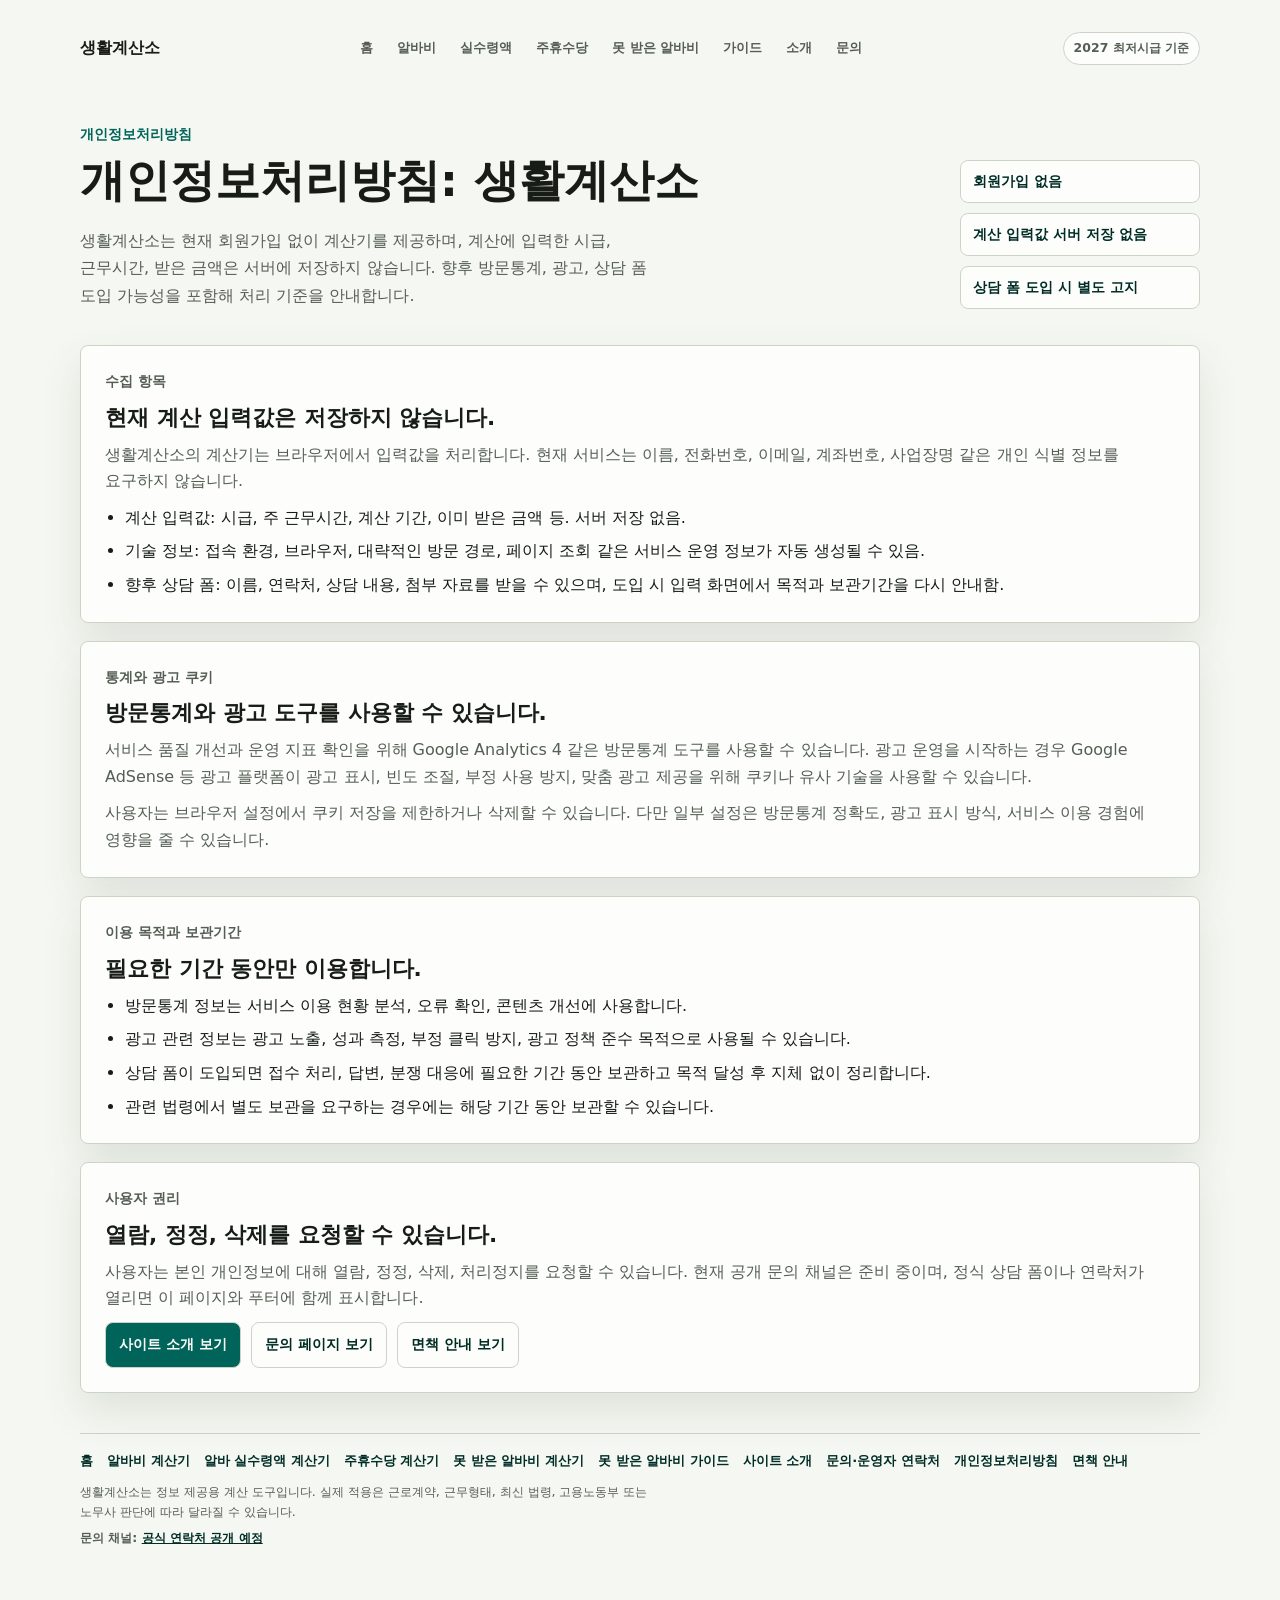
<file: privacy.html>
<!DOCTYPE html><html lang="ko"><head><meta charSet="utf-8"/><meta name="viewport" content="width=device-width, initial-scale=1"/><link rel="stylesheet" href="/_next/static/css/26e2805e6497c787.css" data-precedence="next"/><link rel="preload" as="script" fetchPriority="low" href="/_next/static/chunks/webpack-f0e457d476ac1796.js"/><script src="/_next/static/chunks/7e3ffef5-c6dc7d1177b3b53a.js" async=""></script><script src="/_next/static/chunks/924-f91557d10760d0ab.js" async=""></script><script src="/_next/static/chunks/main-app-ed9def06b91385a5.js" async=""></script><script src="/_next/static/chunks/902-e402201b2b795897.js" async=""></script><script src="/_next/static/chunks/app/privacy/page-86194e9c456c1b2e.js" async=""></script><script src="/_next/static/chunks/app/layout-4302ff3a8d31d664.js" async=""></script><link rel="preload" href="https://pagead2.googlesyndication.com/pagead/js/adsbygoogle.js?client=ca-pub-5134714780394391" as="script" crossorigin=""/><title>개인정보처리방침: 생활계산소</title><meta name="description" content="생활계산소의 개인정보 수집 여부, 방문통계와 광고 쿠키 가능성, 상담 폼 도입 시 수집 항목, 보관기간과 사용자 권리를 안내합니다."/><link rel="canonical" href="https://life-calc.joyslabs.com/privacy"/><meta property="og:title" content="개인정보처리방침: 생활계산소"/><meta property="og:description" content="생활계산소의 개인정보 수집 여부, 방문통계와 광고 쿠키 가능성, 상담 폼 도입 시 수집 항목, 보관기간과 사용자 권리를 안내합니다."/><meta property="og:url" content="https://life-calc.joyslabs.com/privacy"/><meta property="og:site_name" content="생활계산소"/><meta property="og:locale" content="ko_KR"/><meta property="og:type" content="website"/><meta name="twitter:card" content="summary"/><meta name="twitter:title" content="개인정보처리방침: 생활계산소"/><meta name="twitter:description" content="생활계산소의 개인정보 수집 여부, 방문통계와 광고 쿠키 가능성, 상담 폼 도입 시 수집 항목, 보관기간과 사용자 권리를 안내합니다."/><script src="/_next/static/chunks/polyfills-42372ed130431b0a.js" noModule=""></script></head><body><div class="app-shell"><header class="topbar"><a class="brand" href="/">생활계산소</a><nav aria-label="주요 페이지" class="top-nav"><a href="/">홈</a><a href="/calc/alba-pay">알바비</a><a href="/calc/alba-net-pay">실수령액</a><a href="/calc/jubyu">주휴수당</a><a href="/calc/unpaid-wage">못 받은 알바비</a><a href="/guide/unpaid-wage">가이드</a><a href="/about">소개</a><a href="/contact">문의</a></nav><span class="status-pill">2027<!-- --> 최저시급 기준</span></header><main class="page-stack content-page"><script id="privacy-json-ld" type="application/ld+json">{"@context":"https://schema.org","@type":"PrivacyPolicy","@id":"https://life-calc.joyslabs.com/privacy#webpage","url":"https://life-calc.joyslabs.com/privacy","name":"개인정보처리방침: 생활계산소","description":"생활계산소의 개인정보 수집 여부, 방문통계와 광고 쿠키 가능성, 상담 폼 도입 시 수집 항목, 보관기간과 사용자 권리를 안내합니다.","isPartOf":{"@type":"WebSite","@id":"https://life-calc.joyslabs.com/#website","name":"생활계산소","url":"https://life-calc.joyslabs.com","inLanguage":"ko-KR"},"publisher":{"@type":"Organization","@id":"https://life-calc.joyslabs.com/#organization","name":"생활계산소","url":"https://life-calc.joyslabs.com"},"inLanguage":"ko-KR","dateModified":"2026-08-05"}</script><section class="hero-surface guide-hero" aria-labelledby="main-title"><div><p class="eyebrow">개인정보처리방침</p><h1 id="main-title">개인정보처리방침: 생활계산소</h1><p class="lede">생활계산소는 현재 회원가입 없이 계산기를 제공하며, 계산에 입력한 시급, 근무시간, 받은 금액은 서버에 저장하지 않습니다. 향후 방문통계, 광고, 상담 폼 도입 가능성을 포함해 처리 기준을 안내합니다.</p></div><ul class="trust-list" aria-label="개인정보 핵심"><li>회원가입 없음</li><li>계산 입력값 서버 저장 없음</li><li>상담 폼 도입 시 별도 고지</li></ul></section><section class="content-panel" aria-labelledby="collect-title"><p class="eyebrow">수집 항목</p><h2 id="collect-title">현재 계산 입력값은 저장하지 않습니다.</h2><p>생활계산소의 계산기는 브라우저에서 입력값을 처리합니다. 현재 서비스는 이름, 전화번호, 이메일, 계좌번호, 사업장명 같은 개인 식별 정보를 요구하지 않습니다.</p><ul class="plain-check-list"><li>계산 입력값: 시급, 주 근무시간, 계산 기간, 이미 받은 금액 등. 서버 저장 없음.</li><li>기술 정보: 접속 환경, 브라우저, 대략적인 방문 경로, 페이지 조회 같은 서비스 운영 정보가 자동 생성될 수 있음.</li><li>향후 상담 폼: 이름, 연락처, 상담 내용, 첨부 자료를 받을 수 있으며, 도입 시 입력 화면에서 목적과 보관기간을 다시 안내함.</li></ul></section><section class="content-panel" aria-labelledby="cookies-title"><p class="eyebrow">통계와 광고 쿠키</p><h2 id="cookies-title">방문통계와 광고 도구를 사용할 수 있습니다.</h2><p>서비스 품질 개선과 운영 지표 확인을 위해 Google Analytics 4 같은 방문통계 도구를 사용할 수 있습니다. 광고 운영을 시작하는 경우 Google AdSense 등 광고 플랫폼이 광고 표시, 빈도 조절, 부정 사용 방지, 맞춤 광고 제공을 위해 쿠키나 유사 기술을 사용할 수 있습니다.</p><p>사용자는 브라우저 설정에서 쿠키 저장을 제한하거나 삭제할 수 있습니다. 다만 일부 설정은 방문통계 정확도, 광고 표시 방식, 서비스 이용 경험에 영향을 줄 수 있습니다.</p></section><section class="content-panel" aria-labelledby="purpose-retention-title"><p class="eyebrow">이용 목적과 보관기간</p><h2 id="purpose-retention-title">필요한 기간 동안만 이용합니다.</h2><ul class="plain-check-list"><li>방문통계 정보는 서비스 이용 현황 분석, 오류 확인, 콘텐츠 개선에 사용합니다.</li><li>광고 관련 정보는 광고 노출, 성과 측정, 부정 클릭 방지, 광고 정책 준수 목적으로 사용될 수 있습니다.</li><li>상담 폼이 도입되면 접수 처리, 답변, 분쟁 대응에 필요한 기간 동안 보관하고 목적 달성 후 지체 없이 정리합니다.</li><li>관련 법령에서 별도 보관을 요구하는 경우에는 해당 기간 동안 보관할 수 있습니다.</li></ul></section><section class="content-panel" aria-labelledby="rights-title"><p class="eyebrow">사용자 권리</p><h2 id="rights-title">열람, 정정, 삭제를 요청할 수 있습니다.</h2><p>사용자는 본인 개인정보에 대해 열람, 정정, 삭제, 처리정지를 요청할 수 있습니다. 현재 공개 문의 채널은 준비 중이며, 정식 상담 폼이나 연락처가 열리면 이 페이지와 푸터에 함께 표시합니다.</p><div class="inline-actions"><a href="/about">사이트 소개 보기</a><a href="/contact">문의 페이지 보기</a><a href="/about/disclaimer">면책 안내 보기</a></div></section></main><footer class="site-footer"><nav aria-label="푸터 페이지 링크" class="footer-links"><a href="/">홈</a><a href="/calc/alba-pay">알바비 계산기</a><a href="/calc/alba-net-pay">알바 실수령액 계산기</a><a href="/calc/jubyu">주휴수당 계산기</a><a href="/calc/unpaid-wage">못 받은 알바비 계산기</a><a href="/guide/unpaid-wage">못 받은 알바비 가이드</a><a href="/about">사이트 소개</a><a href="/contact">문의·운영자 연락처</a><a href="/privacy">개인정보처리방침</a><a href="/about/disclaimer">면책 안내</a></nav><p>생활계산소는 정보 제공용 계산 도구입니다. 실제 적용은 근로계약, 근무형태, 최신 법령, 고용노동부 또는 노무사 판단에 따라 달라질 수 있습니다.</p><p class="footer-contact">문의 채널: <a href="/contact">공식 연락처 공개 예정</a></p></footer></div><script src="/_next/static/chunks/webpack-f0e457d476ac1796.js" async=""></script><script>(self.__next_f=self.__next_f||[]).push([0]);self.__next_f.push([2,null])</script><script>self.__next_f.push([1,"1:HL[\"/_next/static/css/26e2805e6497c787.css\",\"style\"]\n"])</script><script>self.__next_f.push([1,"2:I[11,[],\"\"]\n4:I[1902,[\"902\",\"static/chunks/902-e402201b2b795897.js\",\"385\",\"static/chunks/app/privacy/page-86194e9c456c1b2e.js\"],\"\"]\n5:I[1212,[],\"\"]\n6:I[9387,[],\"\"]\n7:I[3651,[\"902\",\"static/chunks/902-e402201b2b795897.js\",\"185\",\"static/chunks/app/layout-4302ff3a8d31d664.js\"],\"\"]\n8:I[2589,[\"902\",\"static/chunks/902-e402201b2b795897.js\",\"185\",\"static/chunks/app/layout-4302ff3a8d31d664.js\"],\"RouteAnalytics\"]\n9:I[7352,[\"902\",\"static/chunks/902-e402201b2b795897.js\",\"185\",\"static/chunks/app/layout-4302ff3a8d31d664.js\"],\"EntrySourceLink\"]\nb:I[8301,[],\"\"]\nc:[]\n"])</script><script>self.__next_f.push([1,"0:[\"$\",\"$L2\",null,{\"buildId\":\"NXsN9KUbFb2S3NQw-OZtS\",\"assetPrefix\":\"\",\"urlParts\":[\"\",\"privacy\"],\"initialTree\":[\"\",{\"children\":[\"privacy\",{\"children\":[\"__PAGE__\",{}]}]},\"$undefined\",\"$undefined\",true],\"initialSeedData\":[\"\",{\"children\":[\"privacy\",{\"children\":[\"__PAGE__\",{},[[\"$L3\",[\"$\",\"main\",null,{\"className\":\"page-stack content-page\",\"children\":[[\"$\",\"script\",null,{\"id\":\"privacy-json-ld\",\"type\":\"application/ld+json\",\"dangerouslySetInnerHTML\":{\"__html\":\"{\\\"@context\\\":\\\"https://schema.org\\\",\\\"@type\\\":\\\"PrivacyPolicy\\\",\\\"@id\\\":\\\"https://life-calc.joyslabs.com/privacy#webpage\\\",\\\"url\\\":\\\"https://life-calc.joyslabs.com/privacy\\\",\\\"name\\\":\\\"개인정보처리방침: 생활계산소\\\",\\\"description\\\":\\\"생활계산소의 개인정보 수집 여부, 방문통계와 광고 쿠키 가능성, 상담 폼 도입 시 수집 항목, 보관기간과 사용자 권리를 안내합니다.\\\",\\\"isPartOf\\\":{\\\"@type\\\":\\\"WebSite\\\",\\\"@id\\\":\\\"https://life-calc.joyslabs.com/#website\\\",\\\"name\\\":\\\"생활계산소\\\",\\\"url\\\":\\\"https://life-calc.joyslabs.com\\\",\\\"inLanguage\\\":\\\"ko-KR\\\"},\\\"publisher\\\":{\\\"@type\\\":\\\"Organization\\\",\\\"@id\\\":\\\"https://life-calc.joyslabs.com/#organization\\\",\\\"name\\\":\\\"생활계산소\\\",\\\"url\\\":\\\"https://life-calc.joyslabs.com\\\"},\\\"inLanguage\\\":\\\"ko-KR\\\",\\\"dateModified\\\":\\\"2026-08-05\\\"}\"}}],[\"$\",\"section\",null,{\"className\":\"hero-surface guide-hero\",\"aria-labelledby\":\"main-title\",\"children\":[[\"$\",\"div\",null,{\"children\":[[\"$\",\"p\",null,{\"className\":\"eyebrow\",\"children\":\"개인정보처리방침\"}],[\"$\",\"h1\",null,{\"id\":\"main-title\",\"children\":\"개인정보처리방침: 생활계산소\"}],[\"$\",\"p\",null,{\"className\":\"lede\",\"children\":\"생활계산소는 현재 회원가입 없이 계산기를 제공하며, 계산에 입력한 시급, 근무시간, 받은 금액은 서버에 저장하지 않습니다. 향후 방문통계, 광고, 상담 폼 도입 가능성을 포함해 처리 기준을 안내합니다.\"}]]}],[\"$\",\"ul\",null,{\"className\":\"trust-list\",\"aria-label\":\"개인정보 핵심\",\"children\":[[\"$\",\"li\",null,{\"children\":\"회원가입 없음\"}],[\"$\",\"li\",null,{\"children\":\"계산 입력값 서버 저장 없음\"}],[\"$\",\"li\",null,{\"children\":\"상담 폼 도입 시 별도 고지\"}]]}]]}],[\"$\",\"section\",null,{\"className\":\"content-panel\",\"aria-labelledby\":\"collect-title\",\"children\":[[\"$\",\"p\",null,{\"className\":\"eyebrow\",\"children\":\"수집 항목\"}],[\"$\",\"h2\",null,{\"id\":\"collect-title\",\"children\":\"현재 계산 입력값은 저장하지 않습니다.\"}],[\"$\",\"p\",null,{\"children\":\"생활계산소의 계산기는 브라우저에서 입력값을 처리합니다. 현재 서비스는 이름, 전화번호, 이메일, 계좌번호, 사업장명 같은 개인 식별 정보를 요구하지 않습니다.\"}],[\"$\",\"ul\",null,{\"className\":\"plain-check-list\",\"children\":[[\"$\",\"li\",null,{\"children\":\"계산 입력값: 시급, 주 근무시간, 계산 기간, 이미 받은 금액 등. 서버 저장 없음.\"}],[\"$\",\"li\",null,{\"children\":\"기술 정보: 접속 환경, 브라우저, 대략적인 방문 경로, 페이지 조회 같은 서비스 운영 정보가 자동 생성될 수 있음.\"}],[\"$\",\"li\",null,{\"children\":\"향후 상담 폼: 이름, 연락처, 상담 내용, 첨부 자료를 받을 수 있으며, 도입 시 입력 화면에서 목적과 보관기간을 다시 안내함.\"}]]}]]}],[\"$\",\"section\",null,{\"className\":\"content-panel\",\"aria-labelledby\":\"cookies-title\",\"children\":[[\"$\",\"p\",null,{\"className\":\"eyebrow\",\"children\":\"통계와 광고 쿠키\"}],[\"$\",\"h2\",null,{\"id\":\"cookies-title\",\"children\":\"방문통계와 광고 도구를 사용할 수 있습니다.\"}],[\"$\",\"p\",null,{\"children\":\"서비스 품질 개선과 운영 지표 확인을 위해 Google Analytics 4 같은 방문통계 도구를 사용할 수 있습니다. 광고 운영을 시작하는 경우 Google AdSense 등 광고 플랫폼이 광고 표시, 빈도 조절, 부정 사용 방지, 맞춤 광고 제공을 위해 쿠키나 유사 기술을 사용할 수 있습니다.\"}],[\"$\",\"p\",null,{\"children\":\"사용자는 브라우저 설정에서 쿠키 저장을 제한하거나 삭제할 수 있습니다. 다만 일부 설정은 방문통계 정확도, 광고 표시 방식, 서비스 이용 경험에 영향을 줄 수 있습니다.\"}]]}],[\"$\",\"section\",null,{\"className\":\"content-panel\",\"aria-labelledby\":\"purpose-retention-title\",\"children\":[[\"$\",\"p\",null,{\"className\":\"eyebrow\",\"children\":\"이용 목적과 보관기간\"}],[\"$\",\"h2\",null,{\"id\":\"purpose-retention-title\",\"children\":\"필요한 기간 동안만 이용합니다.\"}],[\"$\",\"ul\",null,{\"className\":\"plain-check-list\",\"children\":[[\"$\",\"li\",null,{\"children\":\"방문통계 정보는 서비스 이용 현황 분석, 오류 확인, 콘텐츠 개선에 사용합니다.\"}],[\"$\",\"li\",null,{\"children\":\"광고 관련 정보는 광고 노출, 성과 측정, 부정 클릭 방지, 광고 정책 준수 목적으로 사용될 수 있습니다.\"}],[\"$\",\"li\",null,{\"children\":\"상담 폼이 도입되면 접수 처리, 답변, 분쟁 대응에 필요한 기간 동안 보관하고 목적 달성 후 지체 없이 정리합니다.\"}],[\"$\",\"li\",null,{\"children\":\"관련 법령에서 별도 보관을 요구하는 경우에는 해당 기간 동안 보관할 수 있습니다.\"}]]}]]}],[\"$\",\"section\",null,{\"className\":\"content-panel\",\"aria-labelledby\":\"rights-title\",\"children\":[[\"$\",\"p\",null,{\"className\":\"eyebrow\",\"children\":\"사용자 권리\"}],[\"$\",\"h2\",null,{\"id\":\"rights-title\",\"children\":\"열람, 정정, 삭제를 요청할 수 있습니다.\"}],[\"$\",\"p\",null,{\"children\":\"사용자는 본인 개인정보에 대해 열람, 정정, 삭제, 처리정지를 요청할 수 있습니다. 현재 공개 문의 채널은 준비 중이며, 정식 상담 폼이나 연락처가 열리면 이 페이지와 푸터에 함께 표시합니다.\"}],[\"$\",\"div\",null,{\"className\":\"inline-actions\",\"children\":[[\"$\",\"$L4\",null,{\"href\":\"/about\",\"children\":\"사이트 소개 보기\"}],[\"$\",\"$L4\",null,{\"href\":\"/contact\",\"children\":\"문의 페이지 보기\"}],[\"$\",\"$L4\",null,{\"href\":\"/about/disclaimer\",\"children\":\"면책 안내 보기\"}]]}]]}]]}],null],null],null]},[null,[\"$\",\"$L5\",null,{\"parallelRouterKey\":\"children\",\"segmentPath\":[\"children\",\"privacy\",\"children\"],\"error\":\"$undefined\",\"errorStyles\":\"$undefined\",\"errorScripts\":\"$undefined\",\"template\":[\"$\",\"$L6\",null,{}],\"templateStyles\":\"$undefined\",\"templateScripts\":\"$undefined\",\"notFound\":\"$undefined\",\"notFoundStyles\":\"$undefined\"}]],null]},[[[[\"$\",\"link\",\"0\",{\"rel\":\"stylesheet\",\"href\":\"/_next/static/css/26e2805e6497c787.css\",\"precedence\":\"next\",\"crossOrigin\":\"$undefined\"}]],[\"$\",\"html\",null,{\"lang\":\"ko\",\"children\":[\"$\",\"body\",null,{\"children\":[null,[\"$\",\"$L7\",null,{\"async\":true,\"crossOrigin\":\"anonymous\",\"id\":\"adsense-script\",\"src\":\"https://pagead2.googlesyndication.com/pagead/js/adsbygoogle.js?client=ca-pub-5134714780394391\",\"strategy\":\"afterInteractive\"}],[\"$\",\"$L8\",null,{}],[\"$\",\"div\",null,{\"className\":\"app-shell\",\"children\":[[\"$\",\"header\",null,{\"className\":\"topbar\",\"children\":[[\"$\",\"$L4\",null,{\"className\":\"brand\",\"href\":\"/\",\"children\":\"생활계산소\"}],[\"$\",\"nav\",null,{\"aria-label\":\"주요 페이지\",\"className\":\"top-nav\",\"children\":[[\"$\",\"$L9\",\"/\",{\"href\":\"/\",\"source\":\"top_bar\",\"children\":\"홈\"}],[\"$\",\"$L9\",\"/calc/alba-pay\",{\"href\":\"/calc/alba-pay\",\"source\":\"top_bar\",\"children\":\"알바비\"}],[\"$\",\"$L9\",\"/calc/alba-net-pay\",{\"href\":\"/calc/alba-net-pay\",\"source\":\"top_bar\",\"children\":\"실수령액\"}],[\"$\",\"$L9\",\"/calc/jubyu\",{\"href\":\"/calc/jubyu\",\"source\":\"top_bar\",\"children\":\"주휴수당\"}],[\"$\",\"$L9\",\"/calc/unpaid-wage\",{\"href\":\"/calc/unpaid-wage\",\"source\":\"top_bar\",\"children\":\"못 받은 알바비\"}],[\"$\",\"$L9\",\"/guide/unpaid-wage\",{\"href\":\"/guide/unpaid-wage\",\"source\":\"top_bar\",\"children\":\"가이드\"}],[\"$\",\"$L9\",\"/about\",{\"href\":\"/about\",\"source\":\"top_bar\",\"children\":\"소개\"}],[\"$\",\"$L9\",\"/contact\",{\"href\":\"/contact\",\"source\":\"top_bar\",\"children\":\"문의\"}]]}],[\"$\",\"span\",null,{\"className\":\"status-pill\",\"children\":[2027,\" 최저시급 기준\"]}]]}],[\"$\",\"$L5\",null,{\"parallelRouterKey\":\"children\",\"segmentPath\":[\"children\"],\"error\":\"$undefined\",\"errorStyles\":\"$undefined\",\"errorScripts\":\"$undefined\",\"template\":[\"$\",\"$L6\",null,{}],\"templateStyles\":\"$undefined\",\"templateScripts\":\"$undefined\",\"notFound\":[[\"$\",\"title\",null,{\"children\":\"404: This page could not be found.\"}],[\"$\",\"div\",null,{\"style\":{\"fontFamily\":\"system-ui,\\\"Segoe UI\\\",Roboto,Helvetica,Arial,sans-serif,\\\"Apple Color Emoji\\\",\\\"Segoe UI Emoji\\\"\",\"height\":\"100vh\",\"textAlign\":\"center\",\"display\":\"flex\",\"flexDirection\":\"column\",\"alignItems\":\"center\",\"justifyContent\":\"center\"},\"children\":[\"$\",\"div\",null,{\"children\":[[\"$\",\"style\",null,{\"dangerouslySetInnerHTML\":{\"__html\":\"body{color:#000;background:#fff;margin:0}.next-error-h1{border-right:1px solid rgba(0,0,0,.3)}@media (prefers-color-scheme:dark){body{color:#fff;background:#000}.next-error-h1{border-right:1px solid rgba(255,255,255,.3)}}\"}}],[\"$\",\"h1\",null,{\"className\":\"next-error-h1\",\"style\":{\"display\":\"inline-block\",\"margin\":\"0 20px 0 0\",\"padding\":\"0 23px 0 0\",\"fontSize\":24,\"fontWeight\":500,\"verticalAlign\":\"top\",\"lineHeight\":\"49px\"},\"children\":\"404\"}],[\"$\",\"div\",null,{\"style\":{\"display\":\"inline-block\"},\"children\":[\"$\",\"h2\",null,{\"style\":{\"fontSize\":14,\"fontWeight\":400,\"lineHeight\":\"49px\",\"margin\":0},\"children\":\"This page could not be found.\"}]}]]}]}]],\"notFoundStyles\":[]}],[\"$\",\"footer\",null,{\"className\":\"site-footer\",\"children\":[[\"$\",\"nav\",null,{\"aria-label\":\"푸터 페이지 링크\",\"className\":\"footer-links\",\"children\":[[\"$\",\"$L9\",\"/\",{\"href\":\"/\",\"source\":\"footer\",\"children\":\"홈\"}],[\"$\",\"$L9\",\"/calc/alba-pay\",{\"href\":\"/calc/alba-pay\",\"source\":\"footer\",\"children\":\"알바비 계산기\"}],[\"$\",\"$L9\",\"/calc/alba-net-pay\",{\"href\":\"/calc/alba-net-pay\",\"source\":\"footer\",\"children\":\"알바 실수령액 계산기\"}],[\"$\",\"$L9\",\"/calc/jubyu\",{\"href\":\"/calc/jubyu\",\"source\":\"footer\",\"children\":\"주휴수당 계산기\"}],[\"$\",\"$L9\",\"/calc/unpaid-wage\",{\"href\":\"/calc/unpaid-wage\",\"source\":\"footer\",\"children\":\"못 받은 알바비 계산기\"}],[\"$\",\"$L9\",\"/guide/unpaid-wage\",{\"href\":\"/guide/unpaid-wage\",\"source\":\"footer\",\"children\":\"못 받은 알바비 가이드\"}],[\"$\",\"$L9\",\"/about\",{\"href\":\"/about\",\"source\":\"footer\",\"children\":\"사이트 소개\"}],[\"$\",\"$L9\",\"/contact\",{\"href\":\"/contact\",\"source\":\"footer\",\"children\":\"문의·운영자 연락처\"}],[\"$\",\"$L9\",\"/privacy\",{\"href\":\"/privacy\",\"source\":\"footer\",\"children\":\"개인정보처리방침\"}],[\"$\",\"$L9\",\"/about/disclaimer\",{\"href\":\"/about/disclaimer\",\"source\":\"footer\",\"children\":\"면책 안내\"}]]}],[\"$\",\"p\",null,{\"children\":\"생활계산소는 정보 제공용 계산 도구입니다. 실제 적용은 근로계약, 근무형태, 최신 법령, 고용노동부 또는 노무사 판단에 따라 달라질 수 있습니다.\"}],[\"$\",\"p\",null,{\"className\":\"footer-contact\",\"children\":[\"문의 채널: \",[\"$\",\"$L4\",null,{\"href\":\"/contact\",\"children\":\"공식 연락처 공개 예정\"}]]}]]}]]}]]}]}]],null],null],\"couldBeIntercepted\":false,\"initialHead\":[null,\"$La\"],\"globalErrorComponent\":\"$b\",\"missingSlots\":\"$Wc\"}]\n"])</script><script>self.__next_f.push([1,"a:[[\"$\",\"meta\",\"0\",{\"name\":\"viewport\",\"content\":\"width=device-width, initial-scale=1\"}],[\"$\",\"meta\",\"1\",{\"charSet\":\"utf-8\"}],[\"$\",\"title\",\"2\",{\"children\":\"개인정보처리방침: 생활계산소\"}],[\"$\",\"meta\",\"3\",{\"name\":\"description\",\"content\":\"생활계산소의 개인정보 수집 여부, 방문통계와 광고 쿠키 가능성, 상담 폼 도입 시 수집 항목, 보관기간과 사용자 권리를 안내합니다.\"}],[\"$\",\"link\",\"4\",{\"rel\":\"canonical\",\"href\":\"https://life-calc.joyslabs.com/privacy\"}],[\"$\",\"meta\",\"5\",{\"property\":\"og:title\",\"content\":\"개인정보처리방침: 생활계산소\"}],[\"$\",\"meta\",\"6\",{\"property\":\"og:description\",\"content\":\"생활계산소의 개인정보 수집 여부, 방문통계와 광고 쿠키 가능성, 상담 폼 도입 시 수집 항목, 보관기간과 사용자 권리를 안내합니다.\"}],[\"$\",\"meta\",\"7\",{\"property\":\"og:url\",\"content\":\"https://life-calc.joyslabs.com/privacy\"}],[\"$\",\"meta\",\"8\",{\"property\":\"og:site_name\",\"content\":\"생활계산소\"}],[\"$\",\"meta\",\"9\",{\"property\":\"og:locale\",\"content\":\"ko_KR\"}],[\"$\",\"meta\",\"10\",{\"property\":\"og:type\",\"content\":\"website\"}],[\"$\",\"meta\",\"11\",{\"name\":\"twitter:card\",\"content\":\"summary\"}],[\"$\",\"meta\",\"12\",{\"name\":\"twitter:title\",\"content\":\"개인정보처리방침: 생활계산소\"}],[\"$\",\"meta\",\"13\",{\"name\":\"twitter:description\",\"content\":\"생활계산소의 개인정보 수집 여부, 방문통계와 광고 쿠키 가능성, 상담 폼 도입 시 수집 항목, 보관기간과 사용자 권리를 안내합니다.\"}]]\n3:null\n"])</script></body></html>
</file>
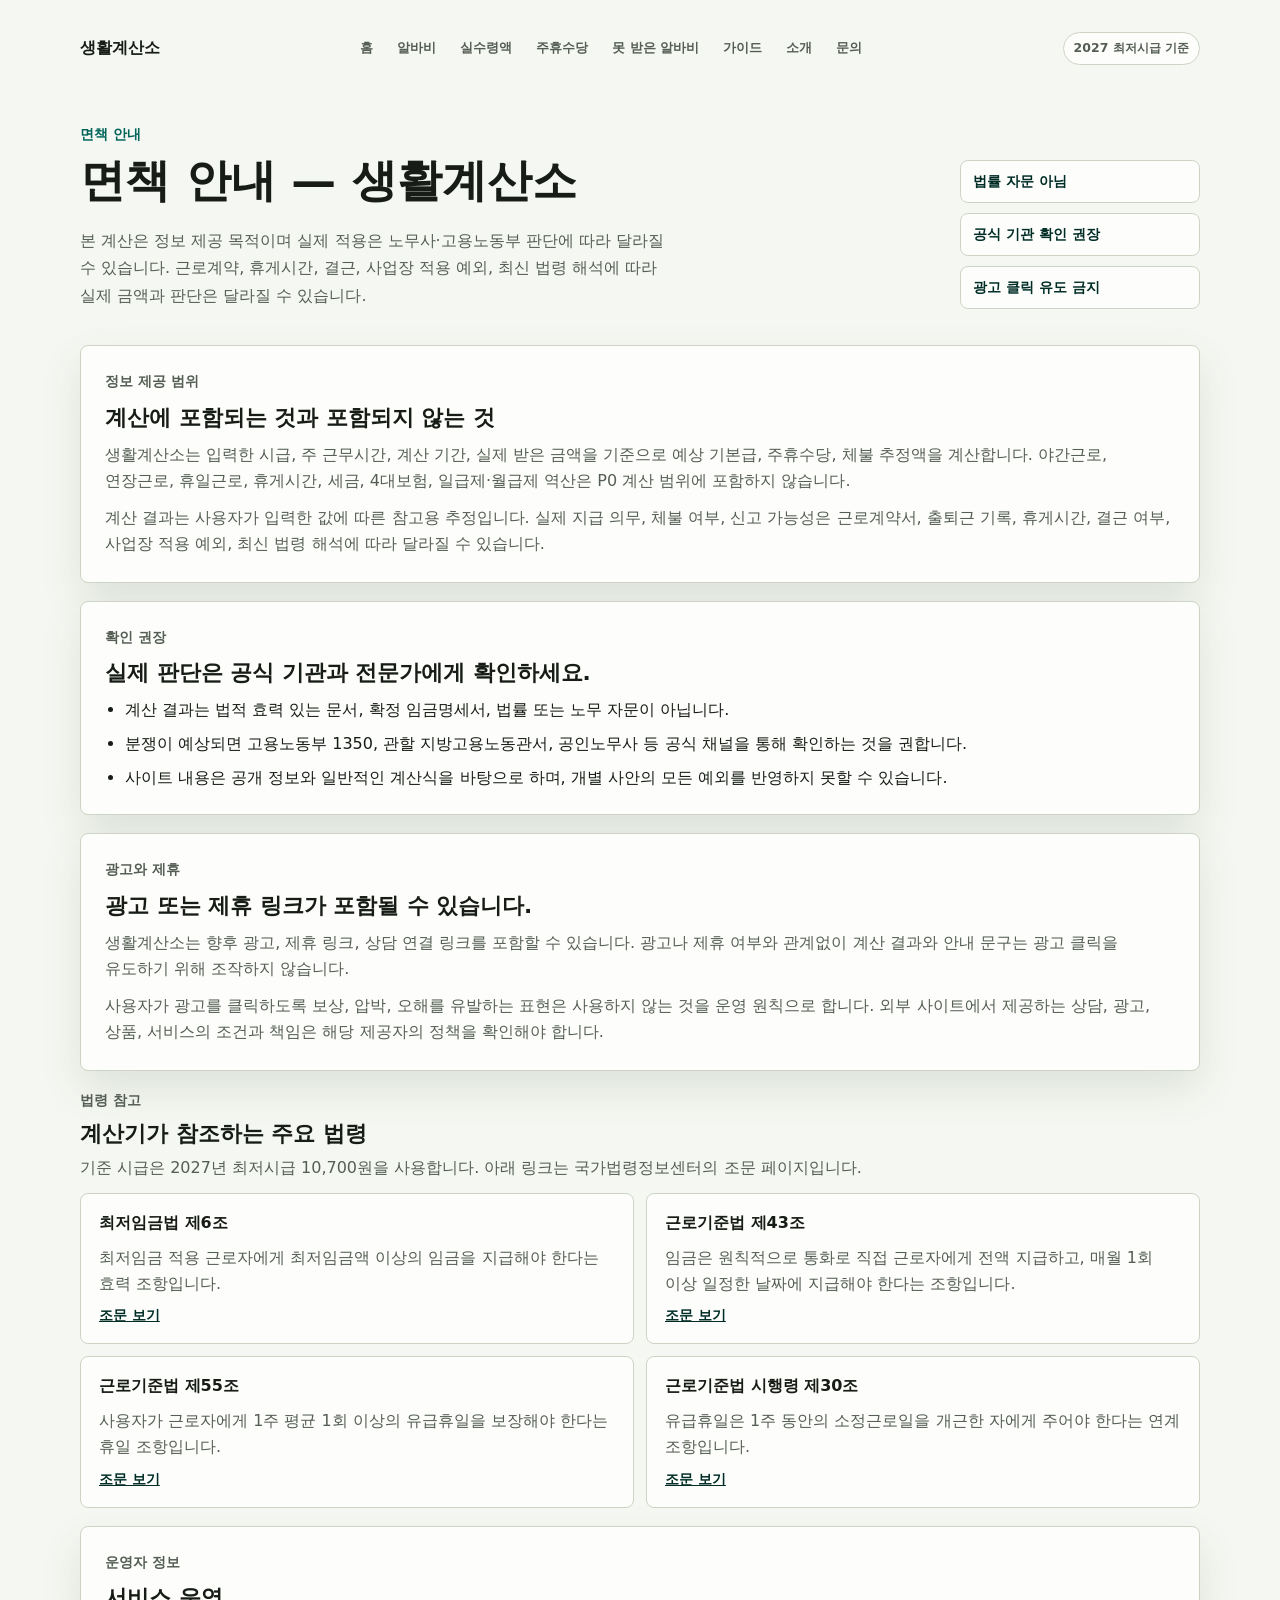
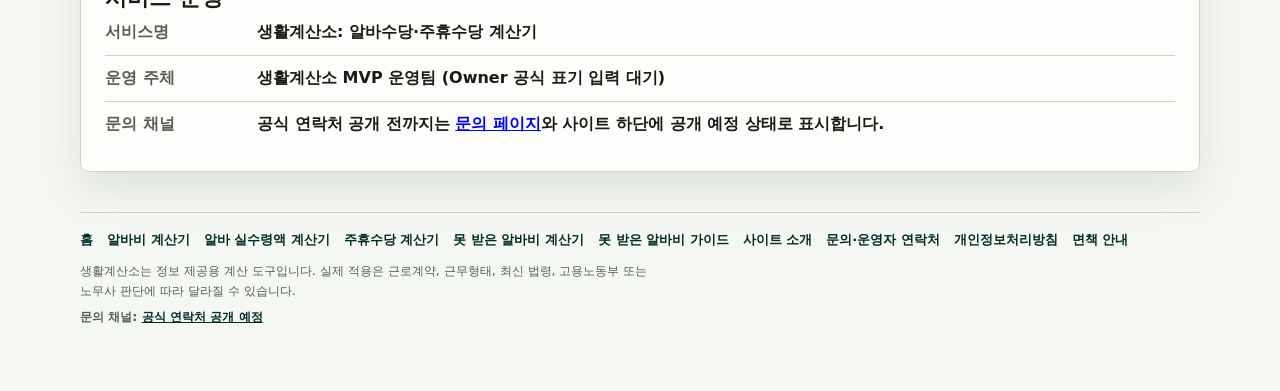
<file: about/disclaimer.html>
<!DOCTYPE html><html lang="ko"><head><meta charSet="utf-8"/><meta name="viewport" content="width=device-width, initial-scale=1"/><link rel="stylesheet" href="/_next/static/css/26e2805e6497c787.css" data-precedence="next"/><link rel="preload" as="script" fetchPriority="low" href="/_next/static/chunks/webpack-f0e457d476ac1796.js"/><script src="/_next/static/chunks/7e3ffef5-c6dc7d1177b3b53a.js" async=""></script><script src="/_next/static/chunks/924-f91557d10760d0ab.js" async=""></script><script src="/_next/static/chunks/main-app-ed9def06b91385a5.js" async=""></script><script src="/_next/static/chunks/902-e402201b2b795897.js" async=""></script><script src="/_next/static/chunks/app/about/disclaimer/page-aaef24621ceb177c.js" async=""></script><script src="/_next/static/chunks/app/layout-4302ff3a8d31d664.js" async=""></script><link rel="preload" href="https://pagead2.googlesyndication.com/pagead/js/adsbygoogle.js?client=ca-pub-5134714780394391" as="script" crossorigin=""/><title>면책 안내 — 생활계산소</title><meta name="description" content="본 사이트의 계산 결과는 참고용이며 실제 적용은 근로계약·근무형태·최신 법령에 따라 달라질 수 있습니다."/><link rel="canonical" href="https://life-calc.joyslabs.com/about/disclaimer"/><meta property="og:title" content="면책 안내 — 생활계산소"/><meta property="og:description" content="본 사이트의 계산 결과는 참고용이며 실제 적용은 근로계약·근무형태·최신 법령에 따라 달라질 수 있습니다."/><meta property="og:url" content="https://life-calc.joyslabs.com/about/disclaimer"/><meta property="og:site_name" content="생활계산소"/><meta property="og:locale" content="ko_KR"/><meta property="og:type" content="website"/><meta name="twitter:card" content="summary"/><meta name="twitter:title" content="면책 안내 — 생활계산소"/><meta name="twitter:description" content="본 사이트의 계산 결과는 참고용이며 실제 적용은 근로계약·근무형태·최신 법령에 따라 달라질 수 있습니다."/><script src="/_next/static/chunks/polyfills-42372ed130431b0a.js" noModule=""></script></head><body><div class="app-shell"><header class="topbar"><a class="brand" href="/">생활계산소</a><nav aria-label="주요 페이지" class="top-nav"><a href="/">홈</a><a href="/calc/alba-pay">알바비</a><a href="/calc/alba-net-pay">실수령액</a><a href="/calc/jubyu">주휴수당</a><a href="/calc/unpaid-wage">못 받은 알바비</a><a href="/guide/unpaid-wage">가이드</a><a href="/about">소개</a><a href="/contact">문의</a></nav><span class="status-pill">2027<!-- --> 최저시급 기준</span></header><main class="page-stack content-page"><script id="disclaimer-json-ld" type="application/ld+json">{"@context":"https://schema.org","@type":"WebPage","@id":"https://life-calc.joyslabs.com/about/disclaimer#webpage","url":"https://life-calc.joyslabs.com/about/disclaimer","name":"면책 안내 — 생활계산소","description":"본 사이트의 계산 결과는 참고용이며 실제 적용은 근로계약·근무형태·최신 법령에 따라 달라질 수 있습니다.","isPartOf":{"@type":"WebSite","@id":"https://life-calc.joyslabs.com/#website","name":"생활계산소","url":"https://life-calc.joyslabs.com","inLanguage":"ko-KR"},"inLanguage":"ko-KR","dateModified":"2026-08-05"}</script><section class="hero-surface guide-hero" aria-labelledby="main-title"><div><p class="eyebrow">면책 안내</p><h1 id="main-title">면책 안내 — 생활계산소</h1><p class="lede">본 계산은 정보 제공 목적이며 실제 적용은 노무사·고용노동부 판단에 따라 달라질 수 있습니다.<!-- --> 근로계약, 휴게시간, 결근, 사업장 적용 예외, 최신 법령 해석에 따라 실제 금액과 판단은 달라질 수 있습니다.</p></div><ul class="trust-list" aria-label="면책 핵심"><li>법률 자문 아님</li><li>공식 기관 확인 권장</li><li>광고 클릭 유도 금지</li></ul></section><section class="content-panel" aria-labelledby="scope-title"><p class="eyebrow">정보 제공 범위</p><h2 id="scope-title">계산에 포함되는 것과 포함되지 않는 것</h2><p>생활계산소는 입력한 시급, 주 근무시간, 계산 기간, 실제 받은 금액을 기준으로 예상 기본급, 주휴수당, 체불 추정액을 계산합니다. 야간근로, 연장근로, 휴일근로, 휴게시간, 세금, 4대보험, 일급제·월급제 역산은 P0 계산 범위에 포함하지 않습니다.</p><p>계산 결과는 사용자가 입력한 값에 따른 참고용 추정입니다. 실제 지급 의무, 체불 여부, 신고 가능성은 근로계약서, 출퇴근 기록, 휴게시간, 결근 여부, 사업장 적용 예외, 최신 법령 해석에 따라 달라질 수 있습니다.</p></section><section class="content-panel" aria-labelledby="judgment-title"><p class="eyebrow">확인 권장</p><h2 id="judgment-title">실제 판단은 공식 기관과 전문가에게 확인하세요.</h2><ul class="plain-check-list"><li>계산 결과는 법적 효력 있는 문서, 확정 임금명세서, 법률 또는 노무 자문이 아닙니다.</li><li>분쟁이 예상되면 고용노동부 1350, 관할 지방고용노동관서, 공인노무사 등 공식 채널을 통해 확인하는 것을 권합니다.</li><li>사이트 내용은 공개 정보와 일반적인 계산식을 바탕으로 하며, 개별 사안의 모든 예외를 반영하지 못할 수 있습니다.</li></ul></section><section class="content-panel" aria-labelledby="ads-title"><p class="eyebrow">광고와 제휴</p><h2 id="ads-title">광고 또는 제휴 링크가 포함될 수 있습니다.</h2><p>생활계산소는 향후 광고, 제휴 링크, 상담 연결 링크를 포함할 수 있습니다. 광고나 제휴 여부와 관계없이 계산 결과와 안내 문구는 광고 클릭을 유도하기 위해 조작하지 않습니다.</p><p>사용자가 광고를 클릭하도록 보상, 압박, 오해를 유발하는 표현은 사용하지 않는 것을 운영 원칙으로 합니다. 외부 사이트에서 제공하는 상담, 광고, 상품, 서비스의 조건과 책임은 해당 제공자의 정책을 확인해야 합니다.</p></section><section class="legal-grid" aria-labelledby="legal-title"><div class="section-heading legal-heading"><p class="eyebrow">법령 참고</p><h2 id="legal-title">계산기가 참조하는 주요 법령</h2><p>기준 시급은 <!-- -->2027<!-- -->년 최저시급 <!-- -->10,700<!-- -->원을 사용합니다. 아래 링크는 국가법령정보센터의 조문 페이지입니다.</p></div><article class="legal-reference"><h3>최저임금법 제6조</h3><p>최저임금 적용 근로자에게 최저임금액 이상의 임금을 지급해야 한다는 효력 조항입니다.</p><a href="https://law.go.kr/lsLinkCommonInfo.do?chrClsCd=010202&amp;lsJoLnkSeq=1001458471" rel="noreferrer" target="_blank">조문 보기</a></article><article class="legal-reference"><h3>근로기준법 제43조</h3><p>임금은 원칙적으로 통화로 직접 근로자에게 전액 지급하고, 매월 1회 이상 일정한 날짜에 지급해야 한다는 조항입니다.</p><a href="https://www.law.go.kr/LSW/lsLinkCommonInfo.do?ancYnChk=&amp;chrClsCd=010202&amp;lsJoLnkSeq=1012828355" rel="noreferrer" target="_blank">조문 보기</a></article><article class="legal-reference"><h3>근로기준법 제55조</h3><p>사용자가 근로자에게 1주 평균 1회 이상의 유급휴일을 보장해야 한다는 휴일 조항입니다.</p><a href="https://law.go.kr/lsLinkCommonInfo.do?chrClsCd=010202&amp;lsJoLnkSeq=1012828041" rel="noreferrer" target="_blank">조문 보기</a></article><article class="legal-reference"><h3>근로기준법 시행령 제30조</h3><p>유급휴일은 1주 동안의 소정근로일을 개근한 자에게 주어야 한다는 연계 조항입니다.</p><a href="https://law.go.kr/LSW/lsLinkCommonInfo.do?lspttninfSeq=148916" rel="noreferrer" target="_blank">조문 보기</a></article></section><section class="content-panel" aria-labelledby="operator-title"><p class="eyebrow">운영자 정보</p><h2 id="operator-title">서비스 운영</h2><dl class="operator-list"><div><dt>서비스명</dt><dd>생활계산소: 알바수당·주휴수당 계산기</dd></div><div><dt>운영 주체</dt><dd>생활계산소 MVP 운영팀 (Owner 공식 표기 입력 대기)</dd></div><div><dt>문의 채널</dt><dd>공식 연락처 공개 전까지는 <a href="/contact">문의 페이지</a>와 사이트 하단에 공개 예정 상태로 표시합니다.</dd></div></dl></section></main><footer class="site-footer"><nav aria-label="푸터 페이지 링크" class="footer-links"><a href="/">홈</a><a href="/calc/alba-pay">알바비 계산기</a><a href="/calc/alba-net-pay">알바 실수령액 계산기</a><a href="/calc/jubyu">주휴수당 계산기</a><a href="/calc/unpaid-wage">못 받은 알바비 계산기</a><a href="/guide/unpaid-wage">못 받은 알바비 가이드</a><a href="/about">사이트 소개</a><a href="/contact">문의·운영자 연락처</a><a href="/privacy">개인정보처리방침</a><a href="/about/disclaimer">면책 안내</a></nav><p>생활계산소는 정보 제공용 계산 도구입니다. 실제 적용은 근로계약, 근무형태, 최신 법령, 고용노동부 또는 노무사 판단에 따라 달라질 수 있습니다.</p><p class="footer-contact">문의 채널: <a href="/contact">공식 연락처 공개 예정</a></p></footer></div><script src="/_next/static/chunks/webpack-f0e457d476ac1796.js" async=""></script><script>(self.__next_f=self.__next_f||[]).push([0]);self.__next_f.push([2,null])</script><script>self.__next_f.push([1,"1:HL[\"/_next/static/css/26e2805e6497c787.css\",\"style\"]\n"])</script><script>self.__next_f.push([1,"2:I[11,[],\"\"]\n4:I[3575,[\"902\",\"static/chunks/902-e402201b2b795897.js\",\"318\",\"static/chunks/app/about/disclaimer/page-aaef24621ceb177c.js\"],\"TrackedExternalLink\"]\n5:I[1902,[\"902\",\"static/chunks/902-e402201b2b795897.js\",\"318\",\"static/chunks/app/about/disclaimer/page-aaef24621ceb177c.js\"],\"\"]\n6:I[1212,[],\"\"]\n7:I[9387,[],\"\"]\n8:I[3651,[\"902\",\"static/chunks/902-e402201b2b795897.js\",\"185\",\"static/chunks/app/layout-4302ff3a8d31d664.js\"],\"\"]\n9:I[2589,[\"902\",\"static/chunks/902-e402201b2b795897.js\",\"185\",\"static/chunks/app/layout-4302ff3a8d31d664.js\"],\"RouteAnalytics\"]\na:I[7352,[\"902\",\"static/chunks/902-e402201b2b795897.js\",\"185\",\"static/chunks/app/layout-4302ff3a8d31d664.js\"],\"EntrySourceLink\"]\nc:I[8301,[],\"\"]\nd:[]\n"])</script><script>self.__next_f.push([1,"0:[\"$\",\"$L2\",null,{\"buildId\":\"NXsN9KUbFb2S3NQw-OZtS\",\"assetPrefix\":\"\",\"urlParts\":[\"\",\"about\",\"disclaimer\"],\"initialTree\":[\"\",{\"children\":[\"about\",{\"children\":[\"disclaimer\",{\"children\":[\"__PAGE__\",{}]}]}]},\"$undefined\",\"$undefined\",true],\"initialSeedData\":[\"\",{\"children\":[\"about\",{\"children\":[\"disclaimer\",{\"children\":[\"__PAGE__\",{},[[\"$L3\",[\"$\",\"main\",null,{\"className\":\"page-stack content-page\",\"children\":[[\"$\",\"script\",null,{\"id\":\"disclaimer-json-ld\",\"type\":\"application/ld+json\",\"dangerouslySetInnerHTML\":{\"__html\":\"{\\\"@context\\\":\\\"https://schema.org\\\",\\\"@type\\\":\\\"WebPage\\\",\\\"@id\\\":\\\"https://life-calc.joyslabs.com/about/disclaimer#webpage\\\",\\\"url\\\":\\\"https://life-calc.joyslabs.com/about/disclaimer\\\",\\\"name\\\":\\\"면책 안내 — 생활계산소\\\",\\\"description\\\":\\\"본 사이트의 계산 결과는 참고용이며 실제 적용은 근로계약·근무형태·최신 법령에 따라 달라질 수 있습니다.\\\",\\\"isPartOf\\\":{\\\"@type\\\":\\\"WebSite\\\",\\\"@id\\\":\\\"https://life-calc.joyslabs.com/#website\\\",\\\"name\\\":\\\"생활계산소\\\",\\\"url\\\":\\\"https://life-calc.joyslabs.com\\\",\\\"inLanguage\\\":\\\"ko-KR\\\"},\\\"inLanguage\\\":\\\"ko-KR\\\",\\\"dateModified\\\":\\\"2026-08-05\\\"}\"}}],[\"$\",\"section\",null,{\"className\":\"hero-surface guide-hero\",\"aria-labelledby\":\"main-title\",\"children\":[[\"$\",\"div\",null,{\"children\":[[\"$\",\"p\",null,{\"className\":\"eyebrow\",\"children\":\"면책 안내\"}],[\"$\",\"h1\",null,{\"id\":\"main-title\",\"children\":\"면책 안내 — 생활계산소\"}],[\"$\",\"p\",null,{\"className\":\"lede\",\"children\":[\"본 계산은 정보 제공 목적이며 실제 적용은 노무사·고용노동부 판단에 따라 달라질 수 있습니다.\",\" 근로계약, 휴게시간, 결근, 사업장 적용 예외, 최신 법령 해석에 따라 실제 금액과 판단은 달라질 수 있습니다.\"]}]]}],[\"$\",\"ul\",null,{\"className\":\"trust-list\",\"aria-label\":\"면책 핵심\",\"children\":[[\"$\",\"li\",null,{\"children\":\"법률 자문 아님\"}],[\"$\",\"li\",null,{\"children\":\"공식 기관 확인 권장\"}],[\"$\",\"li\",null,{\"children\":\"광고 클릭 유도 금지\"}]]}]]}],[\"$\",\"section\",null,{\"className\":\"content-panel\",\"aria-labelledby\":\"scope-title\",\"children\":[[\"$\",\"p\",null,{\"className\":\"eyebrow\",\"children\":\"정보 제공 범위\"}],[\"$\",\"h2\",null,{\"id\":\"scope-title\",\"children\":\"계산에 포함되는 것과 포함되지 않는 것\"}],[\"$\",\"p\",null,{\"children\":\"생활계산소는 입력한 시급, 주 근무시간, 계산 기간, 실제 받은 금액을 기준으로 예상 기본급, 주휴수당, 체불 추정액을 계산합니다. 야간근로, 연장근로, 휴일근로, 휴게시간, 세금, 4대보험, 일급제·월급제 역산은 P0 계산 범위에 포함하지 않습니다.\"}],[\"$\",\"p\",null,{\"children\":\"계산 결과는 사용자가 입력한 값에 따른 참고용 추정입니다. 실제 지급 의무, 체불 여부, 신고 가능성은 근로계약서, 출퇴근 기록, 휴게시간, 결근 여부, 사업장 적용 예외, 최신 법령 해석에 따라 달라질 수 있습니다.\"}]]}],[\"$\",\"section\",null,{\"className\":\"content-panel\",\"aria-labelledby\":\"judgment-title\",\"children\":[[\"$\",\"p\",null,{\"className\":\"eyebrow\",\"children\":\"확인 권장\"}],[\"$\",\"h2\",null,{\"id\":\"judgment-title\",\"children\":\"실제 판단은 공식 기관과 전문가에게 확인하세요.\"}],[\"$\",\"ul\",null,{\"className\":\"plain-check-list\",\"children\":[[\"$\",\"li\",null,{\"children\":\"계산 결과는 법적 효력 있는 문서, 확정 임금명세서, 법률 또는 노무 자문이 아닙니다.\"}],[\"$\",\"li\",null,{\"children\":\"분쟁이 예상되면 고용노동부 1350, 관할 지방고용노동관서, 공인노무사 등 공식 채널을 통해 확인하는 것을 권합니다.\"}],[\"$\",\"li\",null,{\"children\":\"사이트 내용은 공개 정보와 일반적인 계산식을 바탕으로 하며, 개별 사안의 모든 예외를 반영하지 못할 수 있습니다.\"}]]}]]}],[\"$\",\"section\",null,{\"className\":\"content-panel\",\"aria-labelledby\":\"ads-title\",\"children\":[[\"$\",\"p\",null,{\"className\":\"eyebrow\",\"children\":\"광고와 제휴\"}],[\"$\",\"h2\",null,{\"id\":\"ads-title\",\"children\":\"광고 또는 제휴 링크가 포함될 수 있습니다.\"}],[\"$\",\"p\",null,{\"children\":\"생활계산소는 향후 광고, 제휴 링크, 상담 연결 링크를 포함할 수 있습니다. 광고나 제휴 여부와 관계없이 계산 결과와 안내 문구는 광고 클릭을 유도하기 위해 조작하지 않습니다.\"}],[\"$\",\"p\",null,{\"children\":\"사용자가 광고를 클릭하도록 보상, 압박, 오해를 유발하는 표현은 사용하지 않는 것을 운영 원칙으로 합니다. 외부 사이트에서 제공하는 상담, 광고, 상품, 서비스의 조건과 책임은 해당 제공자의 정책을 확인해야 합니다.\"}]]}],[\"$\",\"section\",null,{\"className\":\"legal-grid\",\"aria-labelledby\":\"legal-title\",\"children\":[[\"$\",\"div\",null,{\"className\":\"section-heading legal-heading\",\"children\":[[\"$\",\"p\",null,{\"className\":\"eyebrow\",\"children\":\"법령 참고\"}],[\"$\",\"h2\",null,{\"id\":\"legal-title\",\"children\":\"계산기가 참조하는 주요 법령\"}],[\"$\",\"p\",null,{\"children\":[\"기준 시급은 \",2027,\"년 최저시급 \",\"10,700\",\"원을 사용합니다. 아래 링크는 국가법령정보센터의 조문 페이지입니다.\"]}]]}],[[\"$\",\"article\",\"최저임금법 제6조\",{\"className\":\"legal-reference\",\"children\":[[\"$\",\"h3\",null,{\"children\":\"최저임금법 제6조\"}],[\"$\",\"p\",null,{\"children\":\"최저임금 적용 근로자에게 최저임금액 이상의 임금을 지급해야 한다는 효력 조항입니다.\"}],[\"$\",\"$L4\",null,{\"href\":\"https://law.go.kr/lsLinkCommonInfo.do?chrClsCd=010202\u0026lsJoLnkSeq=1001458471\",\"linkKind\":\"law_reference\",\"rel\":\"noreferrer\",\"target\":\"_blank\",\"children\":\"조문 보기\"}]]}],[\"$\",\"article\",\"근로기준법 제43조\",{\"className\":\"legal-reference\",\"children\":[[\"$\",\"h3\",null,{\"children\":\"근로기준법 제43조\"}],[\"$\",\"p\",null,{\"children\":\"임금은 원칙적으로 통화로 직접 근로자에게 전액 지급하고, 매월 1회 이상 일정한 날짜에 지급해야 한다는 조항입니다.\"}],[\"$\",\"$L4\",null,{\"href\":\"https://www.law.go.kr/LSW/lsLinkCommonInfo.do?ancYnChk=\u0026chrClsCd=010202\u0026lsJoLnkSeq=1012828355\",\"linkKind\":\"law_reference\",\"rel\":\"noreferrer\",\"target\":\"_blank\",\"children\":\"조문 보기\"}]]}],[\"$\",\"article\",\"근로기준법 제55조\",{\"className\":\"legal-reference\",\"children\":[[\"$\",\"h3\",null,{\"children\":\"근로기준법 제55조\"}],[\"$\",\"p\",null,{\"children\":\"사용자가 근로자에게 1주 평균 1회 이상의 유급휴일을 보장해야 한다는 휴일 조항입니다.\"}],[\"$\",\"$L4\",null,{\"href\":\"https://law.go.kr/lsLinkCommonInfo.do?chrClsCd=010202\u0026lsJoLnkSeq=1012828041\",\"linkKind\":\"law_reference\",\"rel\":\"noreferrer\",\"target\":\"_blank\",\"children\":\"조문 보기\"}]]}],[\"$\",\"article\",\"근로기준법 시행령 제30조\",{\"className\":\"legal-reference\",\"children\":[[\"$\",\"h3\",null,{\"children\":\"근로기준법 시행령 제30조\"}],[\"$\",\"p\",null,{\"children\":\"유급휴일은 1주 동안의 소정근로일을 개근한 자에게 주어야 한다는 연계 조항입니다.\"}],[\"$\",\"$L4\",null,{\"href\":\"https://law.go.kr/LSW/lsLinkCommonInfo.do?lspttninfSeq=148916\",\"linkKind\":\"law_reference\",\"rel\":\"noreferrer\",\"target\":\"_blank\",\"children\":\"조문 보기\"}]]}]]]}],[\"$\",\"section\",null,{\"className\":\"content-panel\",\"aria-labelledby\":\"operator-title\",\"children\":[[\"$\",\"p\",null,{\"className\":\"eyebrow\",\"children\":\"운영자 정보\"}],[\"$\",\"h2\",null,{\"id\":\"operator-title\",\"children\":\"서비스 운영\"}],[\"$\",\"dl\",null,{\"className\":\"operator-list\",\"children\":[[\"$\",\"div\",null,{\"children\":[[\"$\",\"dt\",null,{\"children\":\"서비스명\"}],[\"$\",\"dd\",null,{\"children\":\"생활계산소: 알바수당·주휴수당 계산기\"}]]}],[\"$\",\"div\",null,{\"children\":[[\"$\",\"dt\",null,{\"children\":\"운영 주체\"}],[\"$\",\"dd\",null,{\"children\":\"생활계산소 MVP 운영팀 (Owner 공식 표기 입력 대기)\"}]]}],[\"$\",\"div\",null,{\"children\":[[\"$\",\"dt\",null,{\"children\":\"문의 채널\"}],[\"$\",\"dd\",null,{\"children\":[\"공식 연락처 공개 전까지는 \",[\"$\",\"$L5\",null,{\"href\":\"/contact\",\"children\":\"문의 페이지\"}],\"와 사이트 하단에 공개 예정 상태로 표시합니다.\"]}]]}]]}]]}]]}],null],null],null]},[null,[\"$\",\"$L6\",null,{\"parallelRouterKey\":\"children\",\"segmentPath\":[\"children\",\"about\",\"children\",\"disclaimer\",\"children\"],\"error\":\"$undefined\",\"errorStyles\":\"$undefined\",\"errorScripts\":\"$undefined\",\"template\":[\"$\",\"$L7\",null,{}],\"templateStyles\":\"$undefined\",\"templateScripts\":\"$undefined\",\"notFound\":\"$undefined\",\"notFoundStyles\":\"$undefined\"}]],null]},[null,[\"$\",\"$L6\",null,{\"parallelRouterKey\":\"children\",\"segmentPath\":[\"children\",\"about\",\"children\"],\"error\":\"$undefined\",\"errorStyles\":\"$undefined\",\"errorScripts\":\"$undefined\",\"template\":[\"$\",\"$L7\",null,{}],\"templateStyles\":\"$undefined\",\"templateScripts\":\"$undefined\",\"notFound\":\"$undefined\",\"notFoundStyles\":\"$undefined\"}]],null]},[[[[\"$\",\"link\",\"0\",{\"rel\":\"stylesheet\",\"href\":\"/_next/static/css/26e2805e6497c787.css\",\"precedence\":\"next\",\"crossOrigin\":\"$undefined\"}]],[\"$\",\"html\",null,{\"lang\":\"ko\",\"children\":[\"$\",\"body\",null,{\"children\":[null,[\"$\",\"$L8\",null,{\"async\":true,\"crossOrigin\":\"anonymous\",\"id\":\"adsense-script\",\"src\":\"https://pagead2.googlesyndication.com/pagead/js/adsbygoogle.js?client=ca-pub-5134714780394391\",\"strategy\":\"afterInteractive\"}],[\"$\",\"$L9\",null,{}],[\"$\",\"div\",null,{\"className\":\"app-shell\",\"children\":[[\"$\",\"header\",null,{\"className\":\"topbar\",\"children\":[[\"$\",\"$L5\",null,{\"className\":\"brand\",\"href\":\"/\",\"children\":\"생활계산소\"}],[\"$\",\"nav\",null,{\"aria-label\":\"주요 페이지\",\"className\":\"top-nav\",\"children\":[[\"$\",\"$La\",\"/\",{\"href\":\"/\",\"source\":\"top_bar\",\"children\":\"홈\"}],[\"$\",\"$La\",\"/calc/alba-pay\",{\"href\":\"/calc/alba-pay\",\"source\":\"top_bar\",\"children\":\"알바비\"}],[\"$\",\"$La\",\"/calc/alba-net-pay\",{\"href\":\"/calc/alba-net-pay\",\"source\":\"top_bar\",\"children\":\"실수령액\"}],[\"$\",\"$La\",\"/calc/jubyu\",{\"href\":\"/calc/jubyu\",\"source\":\"top_bar\",\"children\":\"주휴수당\"}],[\"$\",\"$La\",\"/calc/unpaid-wage\",{\"href\":\"/calc/unpaid-wage\",\"source\":\"top_bar\",\"children\":\"못 받은 알바비\"}],[\"$\",\"$La\",\"/guide/unpaid-wage\",{\"href\":\"/guide/unpaid-wage\",\"source\":\"top_bar\",\"children\":\"가이드\"}],[\"$\",\"$La\",\"/about\",{\"href\":\"/about\",\"source\":\"top_bar\",\"children\":\"소개\"}],[\"$\",\"$La\",\"/contact\",{\"href\":\"/contact\",\"source\":\"top_bar\",\"children\":\"문의\"}]]}],[\"$\",\"span\",null,{\"className\":\"status-pill\",\"children\":[2027,\" 최저시급 기준\"]}]]}],[\"$\",\"$L6\",null,{\"parallelRouterKey\":\"children\",\"segmentPath\":[\"children\"],\"error\":\"$undefined\",\"errorStyles\":\"$undefined\",\"errorScripts\":\"$undefined\",\"template\":[\"$\",\"$L7\",null,{}],\"templateStyles\":\"$undefined\",\"templateScripts\":\"$undefined\",\"notFound\":[[\"$\",\"title\",null,{\"children\":\"404: This page could not be found.\"}],[\"$\",\"div\",null,{\"style\":{\"fontFamily\":\"system-ui,\\\"Segoe UI\\\",Roboto,Helvetica,Arial,sans-serif,\\\"Apple Color Emoji\\\",\\\"Segoe UI Emoji\\\"\",\"height\":\"100vh\",\"textAlign\":\"center\",\"display\":\"flex\",\"flexDirection\":\"column\",\"alignItems\":\"center\",\"justifyContent\":\"center\"},\"children\":[\"$\",\"div\",null,{\"children\":[[\"$\",\"style\",null,{\"dangerouslySetInnerHTML\":{\"__html\":\"body{color:#000;background:#fff;margin:0}.next-error-h1{border-right:1px solid rgba(0,0,0,.3)}@media (prefers-color-scheme:dark){body{color:#fff;background:#000}.next-error-h1{border-right:1px solid rgba(255,255,255,.3)}}\"}}],[\"$\",\"h1\",null,{\"className\":\"next-error-h1\",\"style\":{\"display\":\"inline-block\",\"margin\":\"0 20px 0 0\",\"padding\":\"0 23px 0 0\",\"fontSize\":24,\"fontWeight\":500,\"verticalAlign\":\"top\",\"lineHeight\":\"49px\"},\"children\":\"404\"}],[\"$\",\"div\",null,{\"style\":{\"display\":\"inline-block\"},\"children\":[\"$\",\"h2\",null,{\"style\":{\"fontSize\":14,\"fontWeight\":400,\"lineHeight\":\"49px\",\"margin\":0},\"children\":\"This page could not be found.\"}]}]]}]}]],\"notFoundStyles\":[]}],[\"$\",\"footer\",null,{\"className\":\"site-footer\",\"children\":[[\"$\",\"nav\",null,{\"aria-label\":\"푸터 페이지 링크\",\"className\":\"footer-links\",\"children\":[[\"$\",\"$La\",\"/\",{\"href\":\"/\",\"source\":\"footer\",\"children\":\"홈\"}],[\"$\",\"$La\",\"/calc/alba-pay\",{\"href\":\"/calc/alba-pay\",\"source\":\"footer\",\"children\":\"알바비 계산기\"}],[\"$\",\"$La\",\"/calc/alba-net-pay\",{\"href\":\"/calc/alba-net-pay\",\"source\":\"footer\",\"children\":\"알바 실수령액 계산기\"}],[\"$\",\"$La\",\"/calc/jubyu\",{\"href\":\"/calc/jubyu\",\"source\":\"footer\",\"children\":\"주휴수당 계산기\"}],[\"$\",\"$La\",\"/calc/unpaid-wage\",{\"href\":\"/calc/unpaid-wage\",\"source\":\"footer\",\"children\":\"못 받은 알바비 계산기\"}],[\"$\",\"$La\",\"/guide/unpaid-wage\",{\"href\":\"/guide/unpaid-wage\",\"source\":\"footer\",\"children\":\"못 받은 알바비 가이드\"}],[\"$\",\"$La\",\"/about\",{\"href\":\"/about\",\"source\":\"footer\",\"children\":\"사이트 소개\"}],[\"$\",\"$La\",\"/contact\",{\"href\":\"/contact\",\"source\":\"footer\",\"children\":\"문의·운영자 연락처\"}],[\"$\",\"$La\",\"/privacy\",{\"href\":\"/privacy\",\"source\":\"footer\",\"children\":\"개인정보처리방침\"}],[\"$\",\"$La\",\"/about/disclaimer\",{\"href\":\"/about/disclaimer\",\"source\":\"footer\",\"children\":\"면책 안내\"}]]}],[\"$\",\"p\",null,{\"children\":\"생활계산소는 정보 제공용 계산 도구입니다. 실제 적용은 근로계약, 근무형태, 최신 법령, 고용노동부 또는 노무사 판단에 따라 달라질 수 있습니다.\"}],[\"$\",\"p\",null,{\"className\":\"footer-contact\",\"children\":[\"문의 채널: \",[\"$\",\"$L5\",null,{\"href\":\"/contact\",\"children\":\"공식 연락처 공개 예정\"}]]}]]}]]}]]}]}]],null],null],\"couldBeIntercepted\":false,\"initialHead\":[null,\"$Lb\"],\"globalErrorComponent\":\"$c\",\"missingSlots\":\"$Wd\"}]\n"])</script><script>self.__next_f.push([1,"b:[[\"$\",\"meta\",\"0\",{\"name\":\"viewport\",\"content\":\"width=device-width, initial-scale=1\"}],[\"$\",\"meta\",\"1\",{\"charSet\":\"utf-8\"}],[\"$\",\"title\",\"2\",{\"children\":\"면책 안내 — 생활계산소\"}],[\"$\",\"meta\",\"3\",{\"name\":\"description\",\"content\":\"본 사이트의 계산 결과는 참고용이며 실제 적용은 근로계약·근무형태·최신 법령에 따라 달라질 수 있습니다.\"}],[\"$\",\"link\",\"4\",{\"rel\":\"canonical\",\"href\":\"https://life-calc.joyslabs.com/about/disclaimer\"}],[\"$\",\"meta\",\"5\",{\"property\":\"og:title\",\"content\":\"면책 안내 — 생활계산소\"}],[\"$\",\"meta\",\"6\",{\"property\":\"og:description\",\"content\":\"본 사이트의 계산 결과는 참고용이며 실제 적용은 근로계약·근무형태·최신 법령에 따라 달라질 수 있습니다.\"}],[\"$\",\"meta\",\"7\",{\"property\":\"og:url\",\"content\":\"https://life-calc.joyslabs.com/about/disclaimer\"}],[\"$\",\"meta\",\"8\",{\"property\":\"og:site_name\",\"content\":\"생활계산소\"}],[\"$\",\"meta\",\"9\",{\"property\":\"og:locale\",\"content\":\"ko_KR\"}],[\"$\",\"meta\",\"10\",{\"property\":\"og:type\",\"content\":\"website\"}],[\"$\",\"meta\",\"11\",{\"name\":\"twitter:card\",\"content\":\"summary\"}],[\"$\",\"meta\",\"12\",{\"name\":\"twitter:title\",\"content\":\"면책 안내 — 생활계산소\"}],[\"$\",\"meta\",\"13\",{\"name\":\"twitter:description\",\"content\":\"본 사이트의 계산 결과는 참고용이며 실제 적용은 근로계약·근무형태·최신 법령에 따라 달라질 수 있습니다.\"}]]\n3:null\n"])</script></body></html>
</file>
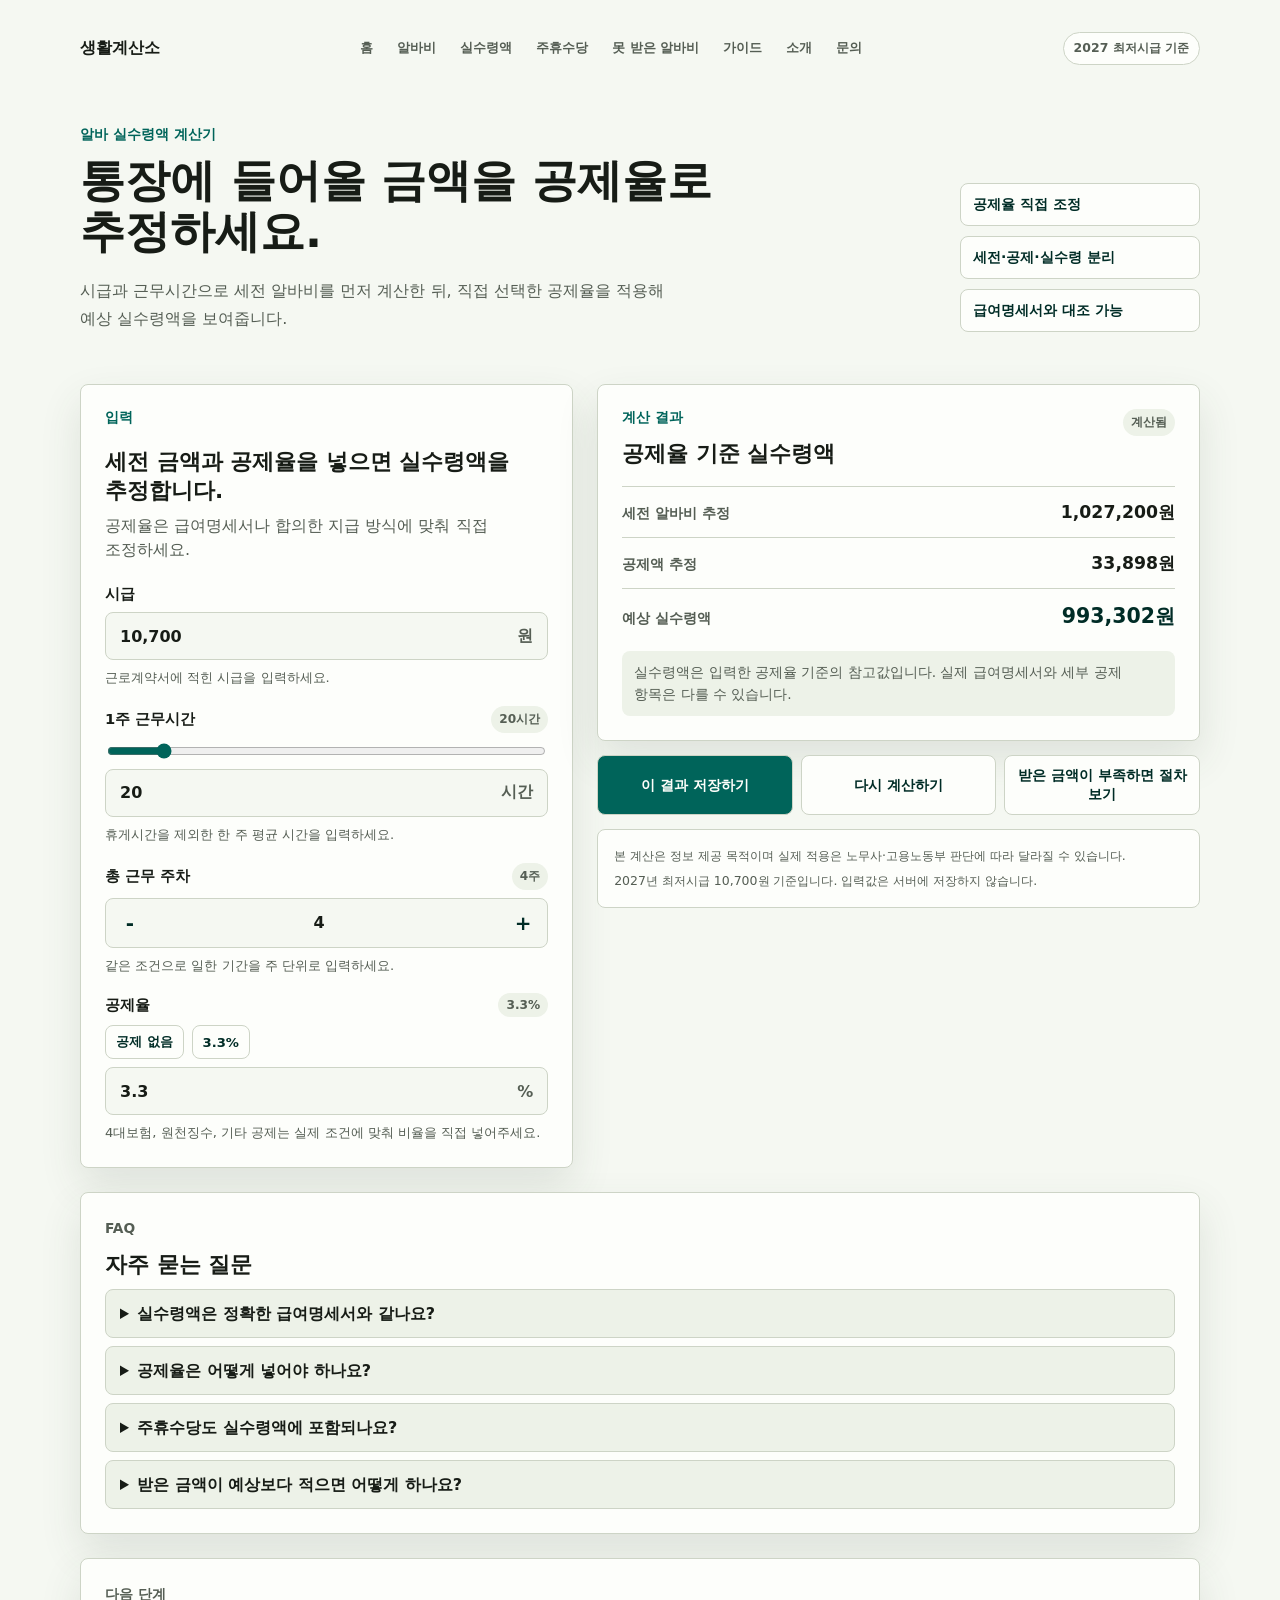
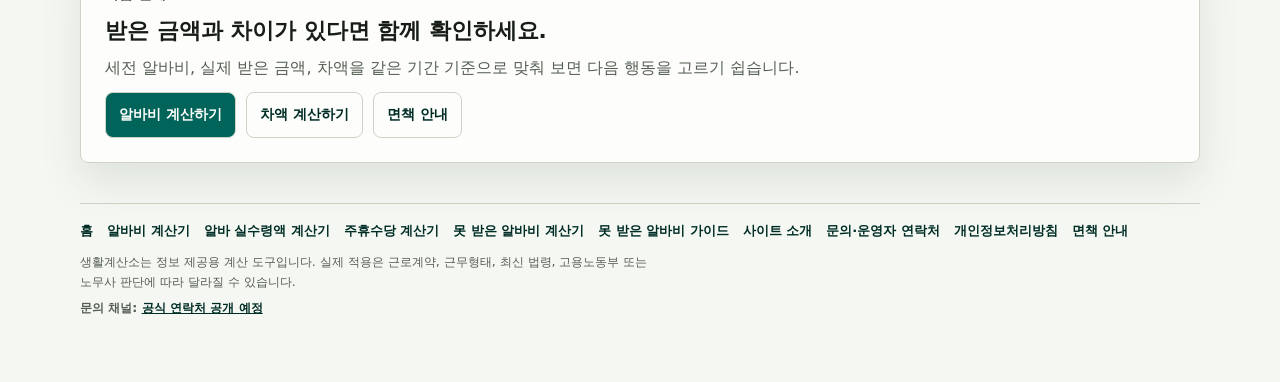
<file: calc/alba-net-pay.html>
<!DOCTYPE html><html lang="ko"><head><meta charSet="utf-8"/><meta name="viewport" content="width=device-width, initial-scale=1"/><link rel="stylesheet" href="/_next/static/css/26e2805e6497c787.css" data-precedence="next"/><link rel="preload" as="script" fetchPriority="low" href="/_next/static/chunks/webpack-f0e457d476ac1796.js"/><script src="/_next/static/chunks/7e3ffef5-c6dc7d1177b3b53a.js" async=""></script><script src="/_next/static/chunks/924-f91557d10760d0ab.js" async=""></script><script src="/_next/static/chunks/main-app-ed9def06b91385a5.js" async=""></script><script src="/_next/static/chunks/902-e402201b2b795897.js" async=""></script><script src="/_next/static/chunks/440-9c17ca585c777cce.js" async=""></script><script src="/_next/static/chunks/562-f6b5c96165e354dc.js" async=""></script><script src="/_next/static/chunks/app/calc/alba-net-pay/page-258c39f4886420e6.js" async=""></script><script src="/_next/static/chunks/app/layout-4302ff3a8d31d664.js" async=""></script><link rel="preload" href="https://pagead2.googlesyndication.com/pagead/js/adsbygoogle.js?client=ca-pub-5134714780394391" as="script" crossorigin=""/><title>알바 실수령액 계산기 — 공제율 기준 입금액 추정</title><meta name="description" content="시급과 근무시간으로 세전 알바비를 계산한 뒤 직접 선택한 공제율을 반영해 예상 실수령액을 확인합니다."/><link rel="canonical" href="https://life-calc.joyslabs.com/calc/alba-net-pay"/><meta property="og:title" content="알바 실수령액 계산기 — 공제율 기준 입금액 추정"/><meta property="og:description" content="시급과 근무시간으로 세전 알바비를 계산한 뒤 직접 선택한 공제율을 반영해 예상 실수령액을 확인합니다."/><meta property="og:url" content="https://life-calc.joyslabs.com/calc/alba-net-pay"/><meta property="og:site_name" content="생활계산소"/><meta property="og:locale" content="ko_KR"/><meta property="og:type" content="website"/><meta name="twitter:card" content="summary"/><meta name="twitter:title" content="알바 실수령액 계산기 — 공제율 기준 입금액 추정"/><meta name="twitter:description" content="시급과 근무시간으로 세전 알바비를 계산한 뒤 직접 선택한 공제율을 반영해 예상 실수령액을 확인합니다."/><script src="/_next/static/chunks/polyfills-42372ed130431b0a.js" noModule=""></script></head><body><div class="app-shell"><header class="topbar"><a class="brand" href="/">생활계산소</a><nav aria-label="주요 페이지" class="top-nav"><a href="/">홈</a><a href="/calc/alba-pay">알바비</a><a href="/calc/alba-net-pay">실수령액</a><a href="/calc/jubyu">주휴수당</a><a href="/calc/unpaid-wage">못 받은 알바비</a><a href="/guide/unpaid-wage">가이드</a><a href="/about">소개</a><a href="/contact">문의</a></nav><span class="status-pill">2027<!-- --> 최저시급 기준</span></header><main class="page-stack"><script id="alba-net-pay-json-ld" type="application/ld+json">{"@context":"https://schema.org","@graph":[{"@type":"WebSite","@id":"https://life-calc.joyslabs.com/#website","name":"생활계산소","url":"https://life-calc.joyslabs.com","inLanguage":"ko-KR"},{"@type":"Organization","@id":"https://life-calc.joyslabs.com/#organization","name":"생활계산소","url":"https://life-calc.joyslabs.com"},{"@type":"WebApplication","@id":"https://life-calc.joyslabs.com/calc/alba-net-pay#web-application","name":"알바 실수령액 계산기 — 공제율 기준 입금액 추정","url":"https://life-calc.joyslabs.com/calc/alba-net-pay","applicationCategory":"UtilitiesApplication","operatingSystem":"Web","inLanguage":"ko-KR","description":"시급과 근무시간으로 세전 알바비를 계산한 뒤 직접 선택한 공제율을 반영해 예상 실수령액을 확인합니다.","offers":{"@type":"Offer","price":"0","priceCurrency":"KRW"},"publisher":{"@id":"https://life-calc.joyslabs.com/#organization"}},{"@type":"FAQPage","@id":"https://life-calc.joyslabs.com/calc/alba-net-pay#faq","url":"https://life-calc.joyslabs.com/calc/alba-net-pay#faq","mainEntity":[{"@type":"Question","name":"실수령액은 정확한 급여명세서와 같나요?","acceptedAnswer":{"@type":"Answer","text":"아닙니다. 이 계산기는 입력한 공제율로 세전 예상액에서 공제액을 뺀 참고값을 보여줍니다. 실제 공제는 고용형태, 가입 여부, 사업장 처리 방식에 따라 달라질 수 있습니다."}},{"@type":"Question","name":"공제율은 어떻게 넣어야 하나요?","acceptedAnswer":{"@type":"Answer","text":"공제 없음 또는 3.3% 같은 간단한 기준을 선택하거나, 급여명세서에 적힌 공제 비율이 있다면 직접 입력하세요."}},{"@type":"Question","name":"주휴수당도 실수령액에 포함되나요?","acceptedAnswer":{"@type":"Answer","text":"시급과 주 근무시간 조건이 주휴수당 기준을 충족하면 세전 예상액에 주휴수당 추정액을 포함한 뒤 공제율을 적용합니다."}},{"@type":"Question","name":"받은 금액이 예상보다 적으면 어떻게 하나요?","acceptedAnswer":{"@type":"Answer","text":"먼저 알바비 계산기나 못 받은 알바비 계산기에서 차액을 확인하고, 근무 기록과 입금 내역을 같은 기간으로 맞춰 정리하세요."}}]}]}</script><section class="hero-surface" aria-labelledby="main-title"><div><p class="eyebrow">알바 실수령액 계산기</p><h1 id="main-title">통장에 들어올 금액을 공제율로 추정하세요.</h1><p class="lede">시급과 근무시간으로 세전 알바비를 먼저 계산한 뒤, 직접 선택한 공제율을 적용해 예상 실수령액을 보여줍니다.</p></div><ul class="trust-list" aria-label="서비스 원칙"><li>공제율 직접 조정</li><li>세전·공제·실수령 분리</li><li>급여명세서와 대조 가능</li></ul></section><section class="calc-widget" aria-labelledby="net-pay-title"><a class="mobile-result-summary" href="#net-pay-result-title"><span>실수령액</span><strong>993,302원</strong><small>공제율 기준 추정</small></a><div class="input-panel"><div class="section-heading"><p class="eyebrow">입력</p><h2 id="net-pay-title">세전 금액과 공제율을 넣으면 실수령액을 추정합니다.</h2><p>공제율은 급여명세서나 합의한 지급 방식에 맞춰 직접 조정하세요.</p></div><form class="calc-form"><div class="field-group"><div class="field-heading"><label for="hourly-wage">시급</label></div><div class="amount-input-wrap"><input aria-describedby="hourly-wage-helper" aria-invalid="false" autoComplete="off" id="hourly-wage" inputMode="numeric" placeholder="10,700" type="text" name="hourlyWage" value="10,700"/><span aria-hidden="true">원</span></div><p class="field-help" id="hourly-wage-helper">근로계약서에 적힌 시급을 입력하세요.</p></div><div class="field-group"><div class="field-heading"><label for="weekly-work-hours">1주 근무시간</label><span class="field-value">20<!-- -->시간</span></div><input aria-label="1주 근무시간 슬라이더" class="range-control" id="weekly-work-hours-range" max="168" min="0.5" step="0.5" type="range" value="20"/><div class="number-input-wrap"><input id="weekly-work-hours" inputMode="decimal" max="168" min="0.5" step="0.5" type="number" name="weeklyWorkHours" value="20"/><span aria-hidden="true">시간</span></div><p class="field-help">휴게시간을 제외한 한 주 평균 시간을 입력하세요.</p></div><div class="field-group"><div class="field-heading"><label for="work-weeks">총 근무 주차</label><span class="field-value">4<!-- -->주</span></div><div class="stepper-control"><button aria-label="근무 주차 1주 줄이기" type="button">-</button><input id="work-weeks" inputMode="numeric" max="260" min="1" step="1" type="number" name="workWeeks" value="4"/><button aria-label="근무 주차 1주 늘리기" type="button">+</button></div><p class="field-help">같은 조건으로 일한 기간을 주 단위로 입력하세요.</p></div><div class="field-group"><div class="field-heading"><label for="deduction-rate">공제율</label><span class="field-value">3.3<!-- -->%</span></div><div class="deduction-shortcuts" aria-label="공제율 빠른 선택"><button type="button">공제 없음</button><button type="button">3.3%</button></div><div class="number-input-wrap"><input id="deduction-rate" inputMode="decimal" max="40" min="0" step="0.1" type="number" value="3.3"/><span>%</span></div><p class="field-help">4대보험, 원천징수, 기타 공제는 실제 조건에 맞춰 비율을 직접 넣어주세요.</p></div></form></div><div class="result-panel"><section aria-labelledby="net-pay-result-title" aria-live="polite" class="result-card"><div class="result-card-header"><div><p class="eyebrow">계산 결과</p><h2 id="net-pay-result-title">공제율 기준 실수령액</h2></div><span class="sync-pill">계산됨</span></div><dl class="result-list"><div><dt>세전 알바비 추정</dt><dd>1,027,200원</dd></div><div><dt>공제액 추정</dt><dd>33,898원</dd></div><div class="total-row"><dt>예상 실수령액</dt><dd>993,302원</dd></div></dl><div class="notice-stack" aria-label="계산 주의사항" role="note"><p class="notice neutral">실수령액은 입력한 공제율 기준의 참고값입니다. 실제 급여명세서와 세부 공제 항목은 다를 수 있습니다.</p></div></section><nav aria-label="결과 다음 행동" class="cta-stack"><button class="cta-primary" type="button">이 결과 저장하기</button><button type="button">다시 계산하기</button><a href="/guide/unpaid-wage#report-guide">받은 금액이 부족하면 절차 보기</a></nav><footer class="disclaimer-footer" id="disclaimer"><p>본 계산은 정보 제공 목적이며 실제 적용은 노무사·고용노동부 판단에 따라 달라질 수 있습니다.</p><p>2027<!-- -->년 최저시급 <!-- -->10,700<!-- -->원 기준입니다. 입력값은 서버에 저장하지 않습니다.</p></footer></div></section><section class="faq-shell" aria-labelledby="faq-title" data-faq-container="alba-net-pay" id="faq"><p class="eyebrow">FAQ</p><h2 id="faq-title">자주 묻는 질문</h2><div class="faq-list"><details><summary>실수령액은 정확한 급여명세서와 같나요?</summary><p>아닙니다. 이 계산기는 입력한 공제율로 세전 예상액에서 공제액을 뺀 참고값을 보여줍니다. 실제 공제는 고용형태, 가입 여부, 사업장 처리 방식에 따라 달라질 수 있습니다.</p></details><details><summary>공제율은 어떻게 넣어야 하나요?</summary><p>공제 없음 또는 3.3% 같은 간단한 기준을 선택하거나, 급여명세서에 적힌 공제 비율이 있다면 직접 입력하세요.</p></details><details><summary>주휴수당도 실수령액에 포함되나요?</summary><p>시급과 주 근무시간 조건이 주휴수당 기준을 충족하면 세전 예상액에 주휴수당 추정액을 포함한 뒤 공제율을 적용합니다.</p></details><details><summary>받은 금액이 예상보다 적으면 어떻게 하나요?</summary><p>먼저 알바비 계산기나 못 받은 알바비 계산기에서 차액을 확인하고, 근무 기록과 입금 내역을 같은 기간으로 맞춰 정리하세요.<a class="faq-inline-link" href="/calc/unpaid-wage">차액 계산하기</a></p></details></div></section><section class="content-panel link-panel" aria-labelledby="related-title"><p class="eyebrow">다음 단계</p><h2 id="related-title">받은 금액과 차이가 있다면 함께 확인하세요.</h2><p>세전 알바비, 실제 받은 금액, 차액을 같은 기간 기준으로 맞춰 보면 다음 행동을 고르기 쉽습니다.</p><div class="inline-actions"><a href="/calc/alba-pay">알바비 계산하기</a><a href="/calc/unpaid-wage">차액 계산하기</a><a href="/about/disclaimer">면책 안내</a></div></section></main><footer class="site-footer"><nav aria-label="푸터 페이지 링크" class="footer-links"><a href="/">홈</a><a href="/calc/alba-pay">알바비 계산기</a><a href="/calc/alba-net-pay">알바 실수령액 계산기</a><a href="/calc/jubyu">주휴수당 계산기</a><a href="/calc/unpaid-wage">못 받은 알바비 계산기</a><a href="/guide/unpaid-wage">못 받은 알바비 가이드</a><a href="/about">사이트 소개</a><a href="/contact">문의·운영자 연락처</a><a href="/privacy">개인정보처리방침</a><a href="/about/disclaimer">면책 안내</a></nav><p>생활계산소는 정보 제공용 계산 도구입니다. 실제 적용은 근로계약, 근무형태, 최신 법령, 고용노동부 또는 노무사 판단에 따라 달라질 수 있습니다.</p><p class="footer-contact">문의 채널: <a href="/contact">공식 연락처 공개 예정</a></p></footer></div><script src="/_next/static/chunks/webpack-f0e457d476ac1796.js" async=""></script><script>(self.__next_f=self.__next_f||[]).push([0]);self.__next_f.push([2,null])</script><script>self.__next_f.push([1,"1:HL[\"/_next/static/css/26e2805e6497c787.css\",\"style\"]\n"])</script><script>self.__next_f.push([1,"2:I[11,[],\"\"]\n5:I[7246,[\"902\",\"static/chunks/902-e402201b2b795897.js\",\"440\",\"static/chunks/440-9c17ca585c777cce.js\",\"562\",\"static/chunks/562-f6b5c96165e354dc.js\",\"941\",\"static/chunks/app/calc/alba-net-pay/page-258c39f4886420e6.js\"],\"NetPayWidget\"]\n6:I[4668,[\"902\",\"static/chunks/902-e402201b2b795897.js\",\"440\",\"static/chunks/440-9c17ca585c777cce.js\",\"562\",\"static/chunks/562-f6b5c96165e354dc.js\",\"941\",\"static/chunks/app/calc/alba-net-pay/page-258c39f4886420e6.js\"],\"TrackedFaq\"]\n7:I[7192,[\"902\",\"static/chunks/902-e402201b2b795897.js\",\"440\",\"static/chunks/440-9c17ca585c777cce.js\",\"562\",\"static/chunks/562-f6b5c96165e354dc.js\",\"941\",\"static/chunks/app/calc/alba-net-pay/page-258c39f4886420e6.js\"],\"TrackedButtonLink\"]\n8:I[1212,[],\"\"]\n9:I[9387,[],\"\"]\na:I[3651,[\"902\",\"static/chunks/902-e402201b2b795897.js\",\"185\",\"static/chunks/app/layout-4302ff3a8d31d664.js\"],\"\"]\nb:I[2589,[\"902\",\"static/chunks/902-e402201b2b795897.js\",\"185\",\"static/chunks/app/layout-4302ff3a8d31d664.js\"],\"RouteAnalytics\"]\nc:I[1902,[\"902\",\"static/chunks/902-e402201b2b795897.js\",\"185\",\"static/chunks/app/layout-4302ff3a8d31d664.js\"],\"\"]\nd:I[7352,[\"902\",\"static/chunks/902-e402201b2b795897.js\",\"185\",\"static/chunks/app/layout-4302ff3a8d31d664.js\"],\"EntrySourceLink\"]\nf:I[8301,[],\"\"]\n4:T918,"])</script><script>self.__next_f.push([1,"{\"@context\":\"https://schema.org\",\"@graph\":[{\"@type\":\"WebSite\",\"@id\":\"https://life-calc.joyslabs.com/#website\",\"name\":\"생활계산소\",\"url\":\"https://life-calc.joyslabs.com\",\"inLanguage\":\"ko-KR\"},{\"@type\":\"Organization\",\"@id\":\"https://life-calc.joyslabs.com/#organization\",\"name\":\"생활계산소\",\"url\":\"https://life-calc.joyslabs.com\"},{\"@type\":\"WebApplication\",\"@id\":\"https://life-calc.joyslabs.com/calc/alba-net-pay#web-application\",\"name\":\"알바 실수령액 계산기 — 공제율 기준 입금액 추정\",\"url\":\"https://life-calc.joyslabs.com/calc/alba-net-pay\",\"applicationCategory\":\"UtilitiesApplication\",\"operatingSystem\":\"Web\",\"inLanguage\":\"ko-KR\",\"description\":\"시급과 근무시간으로 세전 알바비를 계산한 뒤 직접 선택한 공제율을 반영해 예상 실수령액을 확인합니다.\",\"offers\":{\"@type\":\"Offer\",\"price\":\"0\",\"priceCurrency\":\"KRW\"},\"publisher\":{\"@id\":\"https://life-calc.joyslabs.com/#organization\"}},{\"@type\":\"FAQPage\",\"@id\":\"https://life-calc.joyslabs.com/calc/alba-net-pay#faq\",\"url\":\"https://life-calc.joyslabs.com/calc/alba-net-pay#faq\",\"mainEntity\":[{\"@type\":\"Question\",\"name\":\"실수령액은 정확한 급여명세서와 같나요?\",\"acceptedAnswer\":{\"@type\":\"Answer\",\"text\":\"아닙니다. 이 계산기는 입력한 공제율로 세전 예상액에서 공제액을 뺀 참고값을 보여줍니다. 실제 공제는 고용형태, 가입 여부, 사업장 처리 방식에 따라 달라질 수 있습니다.\"}},{\"@type\":\"Question\",\"name\":\"공제율은 어떻게 넣어야 하나요?\",\"acceptedAnswer\":{\"@type\":\"Answer\",\"text\":\"공제 없음 또는 3.3% 같은 간단한 기준을 선택하거나, 급여명세서에 적힌 공제 비율이 있다면 직접 입력하세요.\"}},{\"@type\":\"Question\",\"name\":\"주휴수당도 실수령액에 포함되나요?\",\"acceptedAnswer\":{\"@type\":\"Answer\",\"text\":\"시급과 주 근무시간 조건이 주휴수당 기준을 충족하면 세전 예상액에 주휴수당 추정액을 포함한 뒤 공제율을 적용합니다.\"}},{\"@type\":\"Question\",\"name\":\"받은 금액이 예상보다 적으면 어떻게 하나요?\",\"acceptedAnswer\":{\"@type\":\"Answer\",\"text\":\"먼저 알바비 계산기나 못 받은 알바비 계산기에서 차액을 확인하고, 근무 기록과 입금 내역을 같은 기간으로 맞춰 정리하세요.\"}}]}]}"])</script><script>self.__next_f.push([1,"10:[]\n"])</script><script>self.__next_f.push([1,"0:[\"$\",\"$L2\",null,{\"buildId\":\"NXsN9KUbFb2S3NQw-OZtS\",\"assetPrefix\":\"\",\"urlParts\":[\"\",\"calc\",\"alba-net-pay\"],\"initialTree\":[\"\",{\"children\":[\"calc\",{\"children\":[\"alba-net-pay\",{\"children\":[\"__PAGE__\",{}]}]}]},\"$undefined\",\"$undefined\",true],\"initialSeedData\":[\"\",{\"children\":[\"calc\",{\"children\":[\"alba-net-pay\",{\"children\":[\"__PAGE__\",{},[[\"$L3\",[\"$\",\"main\",null,{\"className\":\"page-stack\",\"children\":[[\"$\",\"script\",null,{\"id\":\"alba-net-pay-json-ld\",\"type\":\"application/ld+json\",\"dangerouslySetInnerHTML\":{\"__html\":\"$4\"}}],[\"$\",\"section\",null,{\"className\":\"hero-surface\",\"aria-labelledby\":\"main-title\",\"children\":[[\"$\",\"div\",null,{\"children\":[[\"$\",\"p\",null,{\"className\":\"eyebrow\",\"children\":\"알바 실수령액 계산기\"}],[\"$\",\"h1\",null,{\"id\":\"main-title\",\"children\":\"통장에 들어올 금액을 공제율로 추정하세요.\"}],[\"$\",\"p\",null,{\"className\":\"lede\",\"children\":\"시급과 근무시간으로 세전 알바비를 먼저 계산한 뒤, 직접 선택한 공제율을 적용해 예상 실수령액을 보여줍니다.\"}]]}],[\"$\",\"ul\",null,{\"className\":\"trust-list\",\"aria-label\":\"서비스 원칙\",\"children\":[[\"$\",\"li\",null,{\"children\":\"공제율 직접 조정\"}],[\"$\",\"li\",null,{\"children\":\"세전·공제·실수령 분리\"}],[\"$\",\"li\",null,{\"children\":\"급여명세서와 대조 가능\"}]]}]]}],[\"$\",\"$L5\",null,{}],[\"$\",\"$L6\",null,{\"items\":[{\"question\":\"실수령액은 정확한 급여명세서와 같나요?\",\"answer\":\"아닙니다. 이 계산기는 입력한 공제율로 세전 예상액에서 공제액을 뺀 참고값을 보여줍니다. 실제 공제는 고용형태, 가입 여부, 사업장 처리 방식에 따라 달라질 수 있습니다.\"},{\"question\":\"공제율은 어떻게 넣어야 하나요?\",\"answer\":\"공제 없음 또는 3.3% 같은 간단한 기준을 선택하거나, 급여명세서에 적힌 공제 비율이 있다면 직접 입력하세요.\"},{\"question\":\"주휴수당도 실수령액에 포함되나요?\",\"answer\":\"시급과 주 근무시간 조건이 주휴수당 기준을 충족하면 세전 예상액에 주휴수당 추정액을 포함한 뒤 공제율을 적용합니다.\"},{\"question\":\"받은 금액이 예상보다 적으면 어떻게 하나요?\",\"answer\":\"먼저 알바비 계산기나 못 받은 알바비 계산기에서 차액을 확인하고, 근무 기록과 입금 내역을 같은 기간으로 맞춰 정리하세요.\",\"links\":[{\"href\":\"/calc/unpaid-wage\",\"label\":\"차액 계산하기\"}]}],\"page\":\"alba-net-pay\"}],[\"$\",\"section\",null,{\"className\":\"content-panel link-panel\",\"aria-labelledby\":\"related-title\",\"children\":[[\"$\",\"p\",null,{\"className\":\"eyebrow\",\"children\":\"다음 단계\"}],[\"$\",\"h2\",null,{\"id\":\"related-title\",\"children\":\"받은 금액과 차이가 있다면 함께 확인하세요.\"}],[\"$\",\"p\",null,{\"children\":\"세전 알바비, 실제 받은 금액, 차액을 같은 기간 기준으로 맞춰 보면 다음 행동을 고르기 쉽습니다.\"}],[\"$\",\"div\",null,{\"className\":\"inline-actions\",\"children\":[[\"$\",\"$L7\",null,{\"buttonId\":\"calc_related_other_calc\",\"href\":\"/calc/alba-pay\",\"position\":1,\"variant\":\"calc_related\",\"children\":\"알바비 계산하기\"}],[\"$\",\"$L7\",null,{\"buttonId\":\"calc_related_guide\",\"href\":\"/calc/unpaid-wage\",\"position\":2,\"variant\":\"calc_related\",\"children\":\"차액 계산하기\"}],[\"$\",\"$L7\",null,{\"buttonId\":\"calc_related_disclaimer\",\"href\":\"/about/disclaimer\",\"position\":3,\"variant\":\"calc_related\",\"children\":\"면책 안내\"}]]}]]}]]}],null],null],null]},[null,[\"$\",\"$L8\",null,{\"parallelRouterKey\":\"children\",\"segmentPath\":[\"children\",\"calc\",\"children\",\"alba-net-pay\",\"children\"],\"error\":\"$undefined\",\"errorStyles\":\"$undefined\",\"errorScripts\":\"$undefined\",\"template\":[\"$\",\"$L9\",null,{}],\"templateStyles\":\"$undefined\",\"templateScripts\":\"$undefined\",\"notFound\":\"$undefined\",\"notFoundStyles\":\"$undefined\"}]],null]},[null,[\"$\",\"$L8\",null,{\"parallelRouterKey\":\"children\",\"segmentPath\":[\"children\",\"calc\",\"children\"],\"error\":\"$undefined\",\"errorStyles\":\"$undefined\",\"errorScripts\":\"$undefined\",\"template\":[\"$\",\"$L9\",null,{}],\"templateStyles\":\"$undefined\",\"templateScripts\":\"$undefined\",\"notFound\":\"$undefined\",\"notFoundStyles\":\"$undefined\"}]],null]},[[[[\"$\",\"link\",\"0\",{\"rel\":\"stylesheet\",\"href\":\"/_next/static/css/26e2805e6497c787.css\",\"precedence\":\"next\",\"crossOrigin\":\"$undefined\"}]],[\"$\",\"html\",null,{\"lang\":\"ko\",\"children\":[\"$\",\"body\",null,{\"children\":[null,[\"$\",\"$La\",null,{\"async\":true,\"crossOrigin\":\"anonymous\",\"id\":\"adsense-script\",\"src\":\"https://pagead2.googlesyndication.com/pagead/js/adsbygoogle.js?client=ca-pub-5134714780394391\",\"strategy\":\"afterInteractive\"}],[\"$\",\"$Lb\",null,{}],[\"$\",\"div\",null,{\"className\":\"app-shell\",\"children\":[[\"$\",\"header\",null,{\"className\":\"topbar\",\"children\":[[\"$\",\"$Lc\",null,{\"className\":\"brand\",\"href\":\"/\",\"children\":\"생활계산소\"}],[\"$\",\"nav\",null,{\"aria-label\":\"주요 페이지\",\"className\":\"top-nav\",\"children\":[[\"$\",\"$Ld\",\"/\",{\"href\":\"/\",\"source\":\"top_bar\",\"children\":\"홈\"}],[\"$\",\"$Ld\",\"/calc/alba-pay\",{\"href\":\"/calc/alba-pay\",\"source\":\"top_bar\",\"children\":\"알바비\"}],[\"$\",\"$Ld\",\"/calc/alba-net-pay\",{\"href\":\"/calc/alba-net-pay\",\"source\":\"top_bar\",\"children\":\"실수령액\"}],[\"$\",\"$Ld\",\"/calc/jubyu\",{\"href\":\"/calc/jubyu\",\"source\":\"top_bar\",\"children\":\"주휴수당\"}],[\"$\",\"$Ld\",\"/calc/unpaid-wage\",{\"href\":\"/calc/unpaid-wage\",\"source\":\"top_bar\",\"children\":\"못 받은 알바비\"}],[\"$\",\"$Ld\",\"/guide/unpaid-wage\",{\"href\":\"/guide/unpaid-wage\",\"source\":\"top_bar\",\"children\":\"가이드\"}],[\"$\",\"$Ld\",\"/about\",{\"href\":\"/about\",\"source\":\"top_bar\",\"children\":\"소개\"}],[\"$\",\"$Ld\",\"/contact\",{\"href\":\"/contact\",\"source\":\"top_bar\",\"children\":\"문의\"}]]}],[\"$\",\"span\",null,{\"className\":\"status-pill\",\"children\":[2027,\" 최저시급 기준\"]}]]}],[\"$\",\"$L8\",null,{\"parallelRouterKey\":\"children\",\"segmentPath\":[\"children\"],\"error\":\"$undefined\",\"errorStyles\":\"$undefined\",\"errorScripts\":\"$undefined\",\"template\":[\"$\",\"$L9\",null,{}],\"templateStyles\":\"$undefined\",\"templateScripts\":\"$undefined\",\"notFound\":[[\"$\",\"title\",null,{\"children\":\"404: This page could not be found.\"}],[\"$\",\"div\",null,{\"style\":{\"fontFamily\":\"system-ui,\\\"Segoe UI\\\",Roboto,Helvetica,Arial,sans-serif,\\\"Apple Color Emoji\\\",\\\"Segoe UI Emoji\\\"\",\"height\":\"100vh\",\"textAlign\":\"center\",\"display\":\"flex\",\"flexDirection\":\"column\",\"alignItems\":\"center\",\"justifyContent\":\"center\"},\"children\":[\"$\",\"div\",null,{\"children\":[[\"$\",\"style\",null,{\"dangerouslySetInnerHTML\":{\"__html\":\"body{color:#000;background:#fff;margin:0}.next-error-h1{border-right:1px solid rgba(0,0,0,.3)}@media (prefers-color-scheme:dark){body{color:#fff;background:#000}.next-error-h1{border-right:1px solid rgba(255,255,255,.3)}}\"}}],[\"$\",\"h1\",null,{\"className\":\"next-error-h1\",\"style\":{\"display\":\"inline-block\",\"margin\":\"0 20px 0 0\",\"padding\":\"0 23px 0 0\",\"fontSize\":24,\"fontWeight\":500,\"verticalAlign\":\"top\",\"lineHeight\":\"49px\"},\"children\":\"404\"}],[\"$\",\"div\",null,{\"style\":{\"display\":\"inline-block\"},\"children\":[\"$\",\"h2\",null,{\"style\":{\"fontSize\":14,\"fontWeight\":400,\"lineHeight\":\"49px\",\"margin\":0},\"children\":\"This page could not be found.\"}]}]]}]}]],\"notFoundStyles\":[]}],[\"$\",\"footer\",null,{\"className\":\"site-footer\",\"children\":[[\"$\",\"nav\",null,{\"aria-label\":\"푸터 페이지 링크\",\"className\":\"footer-links\",\"children\":[[\"$\",\"$Ld\",\"/\",{\"href\":\"/\",\"source\":\"footer\",\"children\":\"홈\"}],[\"$\",\"$Ld\",\"/calc/alba-pay\",{\"href\":\"/calc/alba-pay\",\"source\":\"footer\",\"children\":\"알바비 계산기\"}],[\"$\",\"$Ld\",\"/calc/alba-net-pay\",{\"href\":\"/calc/alba-net-pay\",\"source\":\"footer\",\"children\":\"알바 실수령액 계산기\"}],[\"$\",\"$Ld\",\"/calc/jubyu\",{\"href\":\"/calc/jubyu\",\"source\":\"footer\",\"children\":\"주휴수당 계산기\"}],[\"$\",\"$Ld\",\"/calc/unpaid-wage\",{\"href\":\"/calc/unpaid-wage\",\"source\":\"footer\",\"children\":\"못 받은 알바비 계산기\"}],[\"$\",\"$Ld\",\"/guide/unpaid-wage\",{\"href\":\"/guide/unpaid-wage\",\"source\":\"footer\",\"children\":\"못 받은 알바비 가이드\"}],[\"$\",\"$Ld\",\"/about\",{\"href\":\"/about\",\"source\":\"footer\",\"children\":\"사이트 소개\"}],[\"$\",\"$Ld\",\"/contact\",{\"href\":\"/contact\",\"source\":\"footer\",\"children\":\"문의·운영자 연락처\"}],[\"$\",\"$Ld\",\"/privacy\",{\"href\":\"/privacy\",\"source\":\"footer\",\"children\":\"개인정보처리방침\"}],[\"$\",\"$Ld\",\"/about/disclaimer\",{\"href\":\"/about/disclaimer\",\"source\":\"footer\",\"children\":\"면책 안내\"}]]}],[\"$\",\"p\",null,{\"children\":\"생활계산소는 정보 제공용 계산 도구입니다. 실제 적용은 근로계약, 근무형태, 최신 법령, 고용노동부 또는 노무사 판단에 따라 달라질 수 있습니다.\"}],[\"$\",\"p\",null,{\"className\":\"footer-contact\",\"children\":[\"문의 채널: \",[\"$\",\"$Lc\",null,{\"href\":\"/contact\",\"children\":\"공식 연락처 공개 예정\"}]]}]]}]]}]]}]}]],null],null],\"couldBeIntercepted\":false,\"initialHead\":[null,\"$Le\"],\"globalErrorComponent\":\"$f\",\"missingSlots\":\"$W10\"}]\n"])</script><script>self.__next_f.push([1,"e:[[\"$\",\"meta\",\"0\",{\"name\":\"viewport\",\"content\":\"width=device-width, initial-scale=1\"}],[\"$\",\"meta\",\"1\",{\"charSet\":\"utf-8\"}],[\"$\",\"title\",\"2\",{\"children\":\"알바 실수령액 계산기 — 공제율 기준 입금액 추정\"}],[\"$\",\"meta\",\"3\",{\"name\":\"description\",\"content\":\"시급과 근무시간으로 세전 알바비를 계산한 뒤 직접 선택한 공제율을 반영해 예상 실수령액을 확인합니다.\"}],[\"$\",\"link\",\"4\",{\"rel\":\"canonical\",\"href\":\"https://life-calc.joyslabs.com/calc/alba-net-pay\"}],[\"$\",\"meta\",\"5\",{\"property\":\"og:title\",\"content\":\"알바 실수령액 계산기 — 공제율 기준 입금액 추정\"}],[\"$\",\"meta\",\"6\",{\"property\":\"og:description\",\"content\":\"시급과 근무시간으로 세전 알바비를 계산한 뒤 직접 선택한 공제율을 반영해 예상 실수령액을 확인합니다.\"}],[\"$\",\"meta\",\"7\",{\"property\":\"og:url\",\"content\":\"https://life-calc.joyslabs.com/calc/alba-net-pay\"}],[\"$\",\"meta\",\"8\",{\"property\":\"og:site_name\",\"content\":\"생활계산소\"}],[\"$\",\"meta\",\"9\",{\"property\":\"og:locale\",\"content\":\"ko_KR\"}],[\"$\",\"meta\",\"10\",{\"property\":\"og:type\",\"content\":\"website\"}],[\"$\",\"meta\",\"11\",{\"name\":\"twitter:card\",\"content\":\"summary\"}],[\"$\",\"meta\",\"12\",{\"name\":\"twitter:title\",\"content\":\"알바 실수령액 계산기 — 공제율 기준 입금액 추정\"}],[\"$\",\"meta\",\"13\",{\"name\":\"twitter:description\",\"content\":\"시급과 근무시간으로 세전 알바비를 계산한 뒤 직접 선택한 공제율을 반영해 예상 실수령액을 확인합니다.\"}]]\n3:null\n"])</script></body></html>
</file>
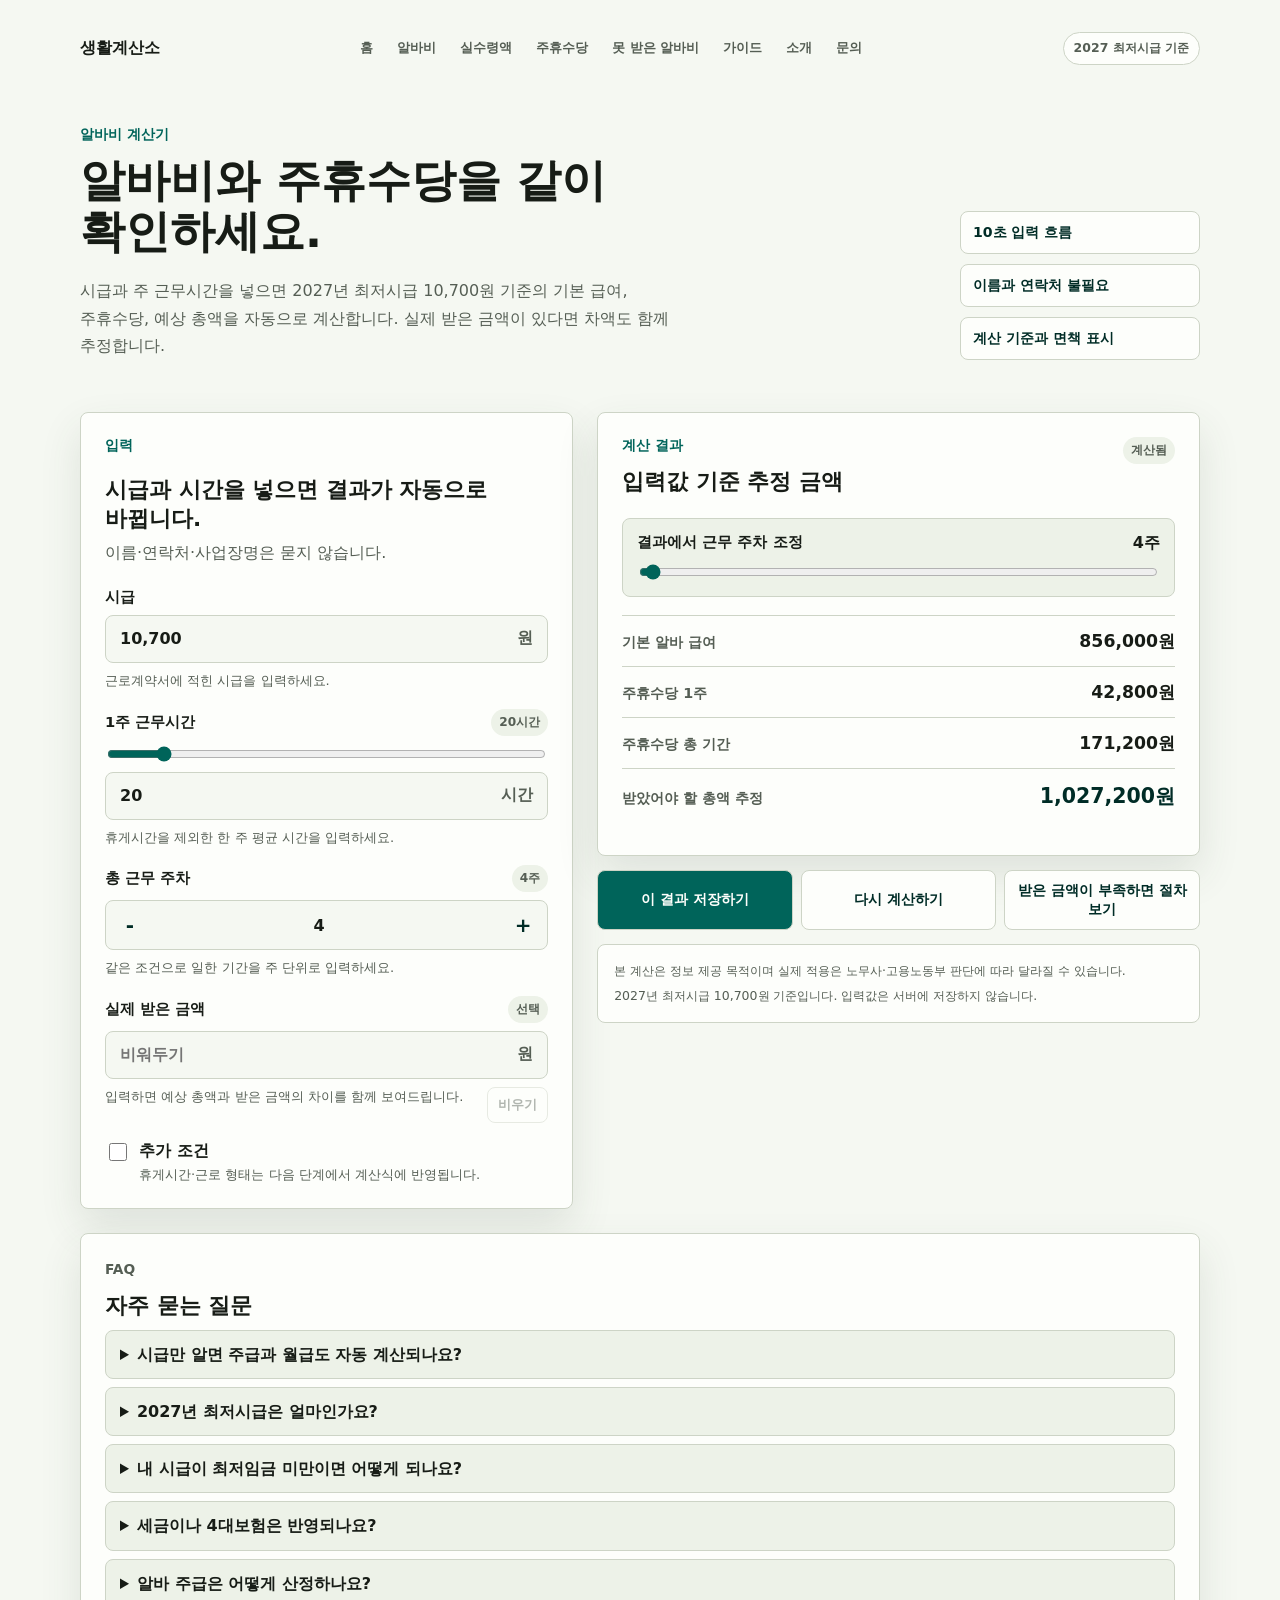
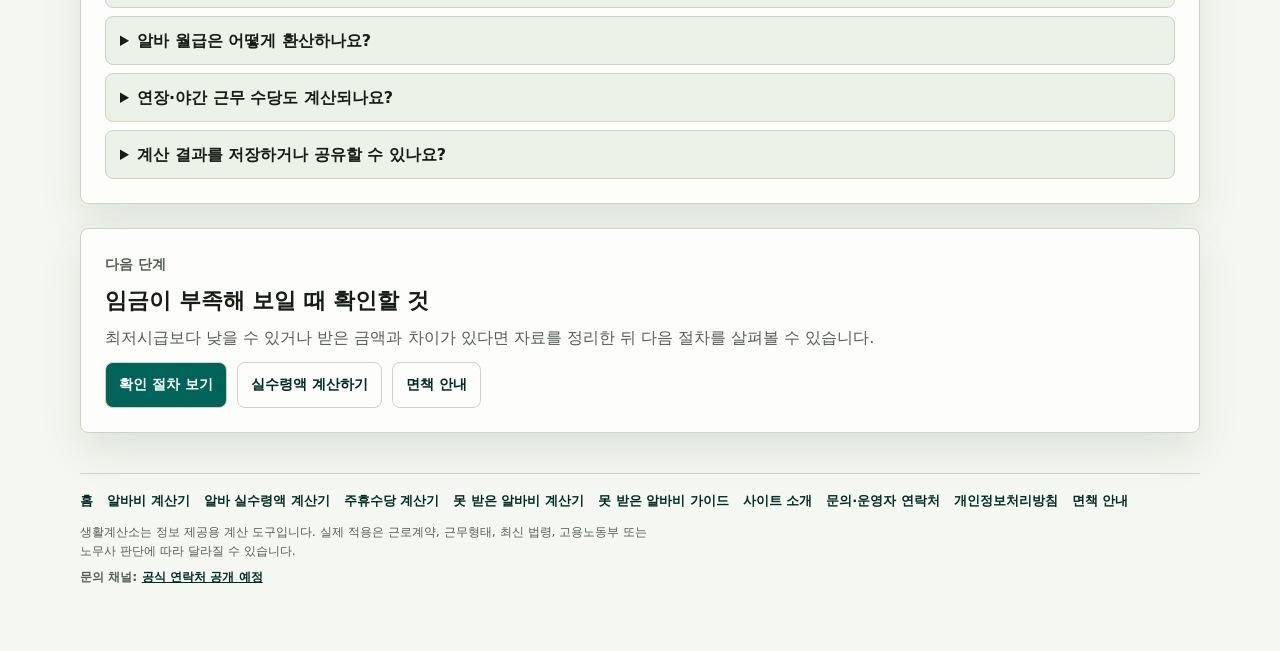
<file: calc/alba-pay.html>
<!DOCTYPE html><html lang="ko"><head><meta charSet="utf-8"/><meta name="viewport" content="width=device-width, initial-scale=1"/><link rel="stylesheet" href="/_next/static/css/26e2805e6497c787.css" data-precedence="next"/><link rel="preload" as="script" fetchPriority="low" href="/_next/static/chunks/webpack-f0e457d476ac1796.js"/><script src="/_next/static/chunks/7e3ffef5-c6dc7d1177b3b53a.js" async=""></script><script src="/_next/static/chunks/924-f91557d10760d0ab.js" async=""></script><script src="/_next/static/chunks/main-app-ed9def06b91385a5.js" async=""></script><script src="/_next/static/chunks/902-e402201b2b795897.js" async=""></script><script src="/_next/static/chunks/440-9c17ca585c777cce.js" async=""></script><script src="/_next/static/chunks/562-f6b5c96165e354dc.js" async=""></script><script src="/_next/static/chunks/62-a678e3c7d1209f3c.js" async=""></script><script src="/_next/static/chunks/app/calc/alba-pay/page-e83d528b71e3cf00.js" async=""></script><script src="/_next/static/chunks/app/layout-4302ff3a8d31d664.js" async=""></script><link rel="preload" href="https://pagead2.googlesyndication.com/pagead/js/adsbygoogle.js?client=ca-pub-5134714780394391" as="script" crossorigin=""/><title>알바비 계산기 — 시급·주급·월급·주휴수당 한 번에</title><meta name="description" content="알바 시간과 시급만 입력하면 예상 주급·월급·주휴수당 포함액까지 10초 안에 계산. 2027년 최저시급 10,700원 기준 비교 제공."/><link rel="canonical" href="https://life-calc.joyslabs.com/calc/alba-pay"/><meta property="og:title" content="알바비 계산기 — 시급·주급·월급·주휴수당 한 번에"/><meta property="og:description" content="알바 시간과 시급만 입력하면 예상 주급·월급·주휴수당 포함액까지 10초 안에 계산. 2027년 최저시급 10,700원 기준 비교 제공."/><meta property="og:url" content="https://life-calc.joyslabs.com/calc/alba-pay"/><meta property="og:site_name" content="생활계산소"/><meta property="og:locale" content="ko_KR"/><meta property="og:type" content="website"/><meta name="twitter:card" content="summary"/><meta name="twitter:title" content="알바비 계산기 — 시급·주급·월급·주휴수당 한 번에"/><meta name="twitter:description" content="알바 시간과 시급만 입력하면 예상 주급·월급·주휴수당 포함액까지 10초 안에 계산. 2027년 최저시급 10,700원 기준 비교 제공."/><script src="/_next/static/chunks/polyfills-42372ed130431b0a.js" noModule=""></script></head><body><div class="app-shell"><header class="topbar"><a class="brand" href="/">생활계산소</a><nav aria-label="주요 페이지" class="top-nav"><a href="/">홈</a><a href="/calc/alba-pay">알바비</a><a href="/calc/alba-net-pay">실수령액</a><a href="/calc/jubyu">주휴수당</a><a href="/calc/unpaid-wage">못 받은 알바비</a><a href="/guide/unpaid-wage">가이드</a><a href="/about">소개</a><a href="/contact">문의</a></nav><span class="status-pill">2027<!-- --> 최저시급 기준</span></header><script id="alba-pay-json-ld" type="application/ld+json">{"@context":"https://schema.org","@graph":[{"@type":"WebSite","@id":"https://life-calc.joyslabs.com/#website","name":"생활계산소","url":"https://life-calc.joyslabs.com","inLanguage":"ko-KR"},{"@type":"Organization","@id":"https://life-calc.joyslabs.com/#organization","name":"생활계산소","url":"https://life-calc.joyslabs.com"},{"@type":"WebApplication","@id":"https://life-calc.joyslabs.com/calc/alba-pay#web-application","name":"알바비 계산기 — 시급·주급·월급·주휴수당 한 번에","url":"https://life-calc.joyslabs.com/calc/alba-pay","applicationCategory":"UtilitiesApplication","operatingSystem":"Web","inLanguage":"ko-KR","description":"알바 시간과 시급만 입력하면 예상 주급·월급·주휴수당 포함액까지 10초 안에 계산. 2027년 최저시급 10,700원 기준 비교 제공.","offers":{"@type":"Offer","price":"0","priceCurrency":"KRW"},"publisher":{"@id":"https://life-calc.joyslabs.com/#organization"}},{"@type":"FAQPage","@id":"https://life-calc.joyslabs.com/calc/alba-pay#faq","url":"https://life-calc.joyslabs.com/calc/alba-pay#faq","mainEntity":[{"@type":"Question","name":"시급만 알면 주급과 월급도 자동 계산되나요?","acceptedAnswer":{"@type":"Answer","text":"시급과 1주 근무시간을 입력하면 일반적으로 사용되는 환산 공식으로 주급·월급 예상액을 안내합니다."}},{"@type":"Question","name":"2027년 최저시급은 얼마인가요?","acceptedAnswer":{"@type":"Answer","text":"고용노동부 고시 제2026-60호 기준 10,700원이며, 2027년 1월 1일부터 적용됩니다. 월 환산액은 209시간 기준 2,236,300원입니다."}},{"@type":"Question","name":"내 시급이 최저임금 미만이면 어떻게 되나요?","acceptedAnswer":{"@type":"Answer","text":"결과 화면에서 입력한 시급이 2027년 최저시급보다 낮을 수 있다는 안내가 표시됩니다. 수습기간·일부 적용 예외 등이 있을 수 있으므로 적용 판단은 별도 상담을 권합니다."}},{"@type":"Question","name":"세금이나 4대보험은 반영되나요?","acceptedAnswer":{"@type":"Answer","text":"P0 단계에서는 세전 금액만 안내합니다. 실수령액은 고용형태와 세금 옵션에 따라 달라지며, 향후 옵션으로 추가할 예정입니다."}},{"@type":"Question","name":"알바 주급은 어떻게 산정하나요?","acceptedAnswer":{"@type":"Answer","text":"일반적으로 시급 × 1주 근무시간 + 주휴수당 조건 충족 시 금액으로 계산합니다."}},{"@type":"Question","name":"알바 월급은 어떻게 환산하나요?","acceptedAnswer":{"@type":"Answer","text":"월 환산은 보통 209시간을 참고합니다. 이는 주 소정 40시간에 주휴 8시간을 더한 약 48시간을 월 평균 4.345주로 환산한 값입니다. 실제 월급은 근무 주수·근무일·계약 조건에 따라 달라질 수 있습니다."}},{"@type":"Question","name":"연장·야간 근무 수당도 계산되나요?","acceptedAnswer":{"@type":"Answer","text":"P0 단계에서는 통상 시급 기준 계산만 제공합니다. 연장·야간·휴일 가산은 향후 옵션 예정입니다."}},{"@type":"Question","name":"계산 결과를 저장하거나 공유할 수 있나요?","acceptedAnswer":{"@type":"Answer","text":"결과 화면의 공유 기능으로 현재 페이지 주소를 복사하거나 모바일 공유 메뉴를 열 수 있습니다."}}]}]}</script><main class="page-stack"><section class="hero-surface" aria-labelledby="main-title"><div><p class="eyebrow">알바비 계산기</p><h1 id="main-title">알바비와 주휴수당을 같이 확인하세요.</h1><p class="lede">시급과 주 근무시간을 넣으면 2027년 최저시급 10,700원 기준의 기본 급여, 주휴수당, 예상 총액을 자동으로 계산합니다. 실제 받은 금액이 있다면 차액도 함께 추정합니다.</p></div><ul class="trust-list" aria-label="서비스 원칙"><li>10초 입력 흐름</li><li>이름과 연락처 불필요</li><li>계산 기준과 면책 표시</li></ul></section><section class="calc-widget" aria-labelledby="calculator-title"><a class="mobile-result-summary" href="#result-title"><span>계산 결과</span><strong>1,027,200원</strong><small>받았어야 할 총액</small></a><div class="input-panel"><div class="section-heading"><p class="eyebrow">입력</p><h2 id="calculator-title">시급과 시간을 넣으면 결과가 자동으로 바뀝니다.</h2><p>이름·연락처·사업장명은 묻지 않습니다.</p></div><form class="calc-form"><div class="field-group"><div class="field-heading"><label for="hourly-wage">시급</label></div><div class="amount-input-wrap"><input aria-describedby="hourly-wage-helper" aria-invalid="false" autoComplete="off" id="hourly-wage" inputMode="numeric" placeholder="10,700" type="text" name="hourlyWage" value="10,700"/><span aria-hidden="true">원</span></div><p class="field-help" id="hourly-wage-helper">근로계약서에 적힌 시급을 입력하세요.</p></div><div class="field-group"><div class="field-heading"><label for="weekly-work-hours">1주 근무시간</label><span class="field-value">20<!-- -->시간</span></div><input aria-label="1주 근무시간 슬라이더" class="range-control" id="weekly-work-hours-range" max="168" min="0.5" step="0.5" type="range" value="20"/><div class="number-input-wrap"><input id="weekly-work-hours" inputMode="decimal" max="168" min="0.5" step="0.5" type="number" name="weeklyWorkHours" value="20"/><span aria-hidden="true">시간</span></div><p class="field-help">휴게시간을 제외한 한 주 평균 시간을 입력하세요.</p></div><div class="field-group"><div class="field-heading"><label for="work-weeks">총 근무 주차</label><span class="field-value">4<!-- -->주</span></div><div class="stepper-control"><button aria-label="근무 주차 1주 줄이기" type="button">-</button><input id="work-weeks" inputMode="numeric" max="260" min="1" step="1" type="number" name="workWeeks" value="4"/><button aria-label="근무 주차 1주 늘리기" type="button">+</button></div><p class="field-help">같은 조건으로 일한 기간을 주 단위로 입력하세요.</p></div><div class="field-group"><div class="field-heading"><label for="unpaid-known">실제 받은 금액</label><span class="optional-chip">선택</span></div><div class="amount-input-wrap"><input aria-invalid="false" autoComplete="off" id="unpaid-known" inputMode="numeric" placeholder="비워두기" type="text" name="unpaidAmountKnown" value=""/><span aria-hidden="true">원</span></div><div class="field-action-row"><p class="field-help">입력하면 예상 총액과 받은 금액의 차이를 함께 보여드립니다.</p><button disabled="" type="button">비우기</button></div></div><div class="advanced-toggle"><label class="toggle-row"><input aria-controls="advanced-fields" aria-expanded="false" type="checkbox"/><span><strong>추가 조건</strong><small>휴게시간·근로 형태는 다음 단계에서 계산식에 반영됩니다.</small></span></label></div></form></div><div class="result-panel"><section aria-labelledby="result-title" aria-live="polite" class="result-card"><div class="result-card-header"><div><p class="eyebrow">계산 결과</p><h2 id="result-title">입력값 기준 추정 금액</h2></div><span class="sync-pill">계산됨</span></div><div class="result-assumption"><label for="result-work-weeks">결과에서 근무 주차 조정</label><strong>4<!-- -->주</strong><input class="range-control" id="result-work-weeks" max="260" min="1" step="1" type="range" value="4"/></div><dl class="result-list"><div><dt>기본 알바 급여</dt><dd>856,000원</dd></div><div><dt>주휴수당 1주</dt><dd>42,800원</dd></div><div><dt>주휴수당 총 기간</dt><dd>171,200원</dd></div><div class="total-row"><dt>받았어야 할 총액 추정</dt><dd>1,027,200원</dd></div></dl><div class="notice-stack" aria-label="계산 주의사항" role="note"></div></section><nav aria-label="결과 다음 행동" class="cta-stack"><button class="cta-primary" type="button">이 결과 저장하기</button><button type="button">다시 계산하기</button><a href="/guide/unpaid-wage#report-guide">받은 금액이 부족하면 절차 보기</a></nav><footer class="disclaimer-footer" id="disclaimer"><p>본 계산은 정보 제공 목적이며 실제 적용은 노무사·고용노동부 판단에 따라 달라질 수 있습니다.</p><p>2027<!-- -->년 최저시급 <!-- -->10,700<!-- -->원 기준입니다. 입력값은 서버에 저장하지 않습니다.</p></footer></div></section><section class="faq-shell" aria-labelledby="faq-title" data-faq-container="alba-pay" id="faq"><p class="eyebrow">FAQ</p><h2 id="faq-title">자주 묻는 질문</h2><div class="faq-list"><details><summary>시급만 알면 주급과 월급도 자동 계산되나요?</summary><p>시급과 1주 근무시간을 입력하면 일반적으로 사용되는 환산 공식으로 주급·월급 예상액을 안내합니다.</p></details><details><summary>2027년 최저시급은 얼마인가요?</summary><p>고용노동부 고시 제2026-60호 기준 10,700원이며, 2027년 1월 1일부터 적용됩니다. 월 환산액은 209시간 기준 2,236,300원입니다.</p></details><details><summary>내 시급이 최저임금 미만이면 어떻게 되나요?</summary><p>결과 화면에서 입력한 시급이 2027년 최저시급보다 낮을 수 있다는 안내가 표시됩니다. 수습기간·일부 적용 예외 등이 있을 수 있으므로 적용 판단은 별도 상담을 권합니다.<a class="faq-inline-link" href="/guide/unpaid-wage#minimum-wage-check">확인 절차 보기</a></p></details><details><summary>세금이나 4대보험은 반영되나요?</summary><p>P0 단계에서는 세전 금액만 안내합니다. 실수령액은 고용형태와 세금 옵션에 따라 달라지며, 향후 옵션으로 추가할 예정입니다.</p></details><details><summary>알바 주급은 어떻게 산정하나요?</summary><p>일반적으로 시급 × 1주 근무시간 + 주휴수당 조건 충족 시 금액으로 계산합니다.</p></details><details><summary>알바 월급은 어떻게 환산하나요?</summary><p>월 환산은 보통 209시간을 참고합니다. 이는 주 소정 40시간에 주휴 8시간을 더한 약 48시간을 월 평균 4.345주로 환산한 값입니다. 실제 월급은 근무 주수·근무일·계약 조건에 따라 달라질 수 있습니다.</p></details><details><summary>연장·야간 근무 수당도 계산되나요?</summary><p>P0 단계에서는 통상 시급 기준 계산만 제공합니다. 연장·야간·휴일 가산은 향후 옵션 예정입니다.</p></details><details><summary>계산 결과를 저장하거나 공유할 수 있나요?</summary><p>결과 화면의 공유 기능으로 현재 페이지 주소를 복사하거나 모바일 공유 메뉴를 열 수 있습니다.</p></details></div></section><section class="content-panel link-panel" aria-labelledby="related-title"><p class="eyebrow">다음 단계</p><h2 id="related-title">임금이 부족해 보일 때 확인할 것</h2><p>최저시급보다 낮을 수 있거나 받은 금액과 차이가 있다면 자료를 정리한 뒤 다음 절차를 살펴볼 수 있습니다.</p><div class="inline-actions"><a href="/guide/unpaid-wage#minimum-wage-check">확인 절차 보기</a><a href="/calc/alba-net-pay">실수령액 계산하기</a><a href="/about/disclaimer">면책 안내</a></div></section></main><footer class="site-footer"><nav aria-label="푸터 페이지 링크" class="footer-links"><a href="/">홈</a><a href="/calc/alba-pay">알바비 계산기</a><a href="/calc/alba-net-pay">알바 실수령액 계산기</a><a href="/calc/jubyu">주휴수당 계산기</a><a href="/calc/unpaid-wage">못 받은 알바비 계산기</a><a href="/guide/unpaid-wage">못 받은 알바비 가이드</a><a href="/about">사이트 소개</a><a href="/contact">문의·운영자 연락처</a><a href="/privacy">개인정보처리방침</a><a href="/about/disclaimer">면책 안내</a></nav><p>생활계산소는 정보 제공용 계산 도구입니다. 실제 적용은 근로계약, 근무형태, 최신 법령, 고용노동부 또는 노무사 판단에 따라 달라질 수 있습니다.</p><p class="footer-contact">문의 채널: <a href="/contact">공식 연락처 공개 예정</a></p></footer></div><script src="/_next/static/chunks/webpack-f0e457d476ac1796.js" async=""></script><script>(self.__next_f=self.__next_f||[]).push([0]);self.__next_f.push([2,null])</script><script>self.__next_f.push([1,"1:HL[\"/_next/static/css/26e2805e6497c787.css\",\"style\"]\n"])</script><script>self.__next_f.push([1,"2:I[11,[],\"\"]\n5:I[9024,[\"902\",\"static/chunks/902-e402201b2b795897.js\",\"440\",\"static/chunks/440-9c17ca585c777cce.js\",\"562\",\"static/chunks/562-f6b5c96165e354dc.js\",\"62\",\"static/chunks/62-a678e3c7d1209f3c.js\",\"167\",\"static/chunks/app/calc/alba-pay/page-e83d528b71e3cf00.js\"],\"CalcWidget\"]\n6:I[4668,[\"902\",\"static/chunks/902-e402201b2b795897.js\",\"440\",\"static/chunks/440-9c17ca585c777cce.js\",\"562\",\"static/chunks/562-f6b5c96165e354dc.js\",\"62\",\"static/chunks/62-a678e3c7d1209f3c.js\",\"167\",\"static/chunks/app/calc/alba-pay/page-e83d528b71e3cf00.js\"],\"TrackedFaq\"]\n7:I[7192,[\"902\",\"static/chunks/902-e402201b2b795897.js\",\"440\",\"static/chunks/440-9c17ca585c777cce.js\",\"562\",\"static/chunks/562-f6b5c96165e354dc.js\",\"62\",\"static/chunks/62-a678e3c7d1209f3c.js\",\"167\",\"static/chunks/app/calc/alba-pay/page-e83d528b71e3cf00.js\"],\"TrackedButtonLink\"]\n8:I[1212,[],\"\"]\n9:I[9387,[],\"\"]\na:I[3651,[\"902\",\"static/chunks/902-e402201b2b795897.js\",\"185\",\"static/chunks/app/layout-4302ff3a8d31d664.js\"],\"\"]\nb:I[2589,[\"902\",\"static/chunks/902-e402201b2b795897.js\",\"185\",\"static/chunks/app/layout-4302ff3a8d31d664.js\"],\"RouteAnalytics\"]\nc:I[1902,[\"902\",\"static/chunks/902-e402201b2b795897.js\",\"185\",\"static/chunks/app/layout-4302ff3a8d31d664.js\"],\"\"]\nd:I[7352,[\"902\",\"static/chunks/902-e402201b2b795897.js\",\"185\",\"static/chunks/app/layout-4302ff3a8d31d664.js\"],\"EntrySourceLink\"]\nf:I[8301,[],\"\"]\n4:Td77,"])</script><script>self.__next_f.push([1,"{\"@context\":\"https://schema.org\",\"@graph\":[{\"@type\":\"WebSite\",\"@id\":\"https://life-calc.joyslabs.com/#website\",\"name\":\"생활계산소\",\"url\":\"https://life-calc.joyslabs.com\",\"inLanguage\":\"ko-KR\"},{\"@type\":\"Organization\",\"@id\":\"https://life-calc.joyslabs.com/#organization\",\"name\":\"생활계산소\",\"url\":\"https://life-calc.joyslabs.com\"},{\"@type\":\"WebApplication\",\"@id\":\"https://life-calc.joyslabs.com/calc/alba-pay#web-application\",\"name\":\"알바비 계산기 — 시급·주급·월급·주휴수당 한 번에\",\"url\":\"https://life-calc.joyslabs.com/calc/alba-pay\",\"applicationCategory\":\"UtilitiesApplication\",\"operatingSystem\":\"Web\",\"inLanguage\":\"ko-KR\",\"description\":\"알바 시간과 시급만 입력하면 예상 주급·월급·주휴수당 포함액까지 10초 안에 계산. 2027년 최저시급 10,700원 기준 비교 제공.\",\"offers\":{\"@type\":\"Offer\",\"price\":\"0\",\"priceCurrency\":\"KRW\"},\"publisher\":{\"@id\":\"https://life-calc.joyslabs.com/#organization\"}},{\"@type\":\"FAQPage\",\"@id\":\"https://life-calc.joyslabs.com/calc/alba-pay#faq\",\"url\":\"https://life-calc.joyslabs.com/calc/alba-pay#faq\",\"mainEntity\":[{\"@type\":\"Question\",\"name\":\"시급만 알면 주급과 월급도 자동 계산되나요?\",\"acceptedAnswer\":{\"@type\":\"Answer\",\"text\":\"시급과 1주 근무시간을 입력하면 일반적으로 사용되는 환산 공식으로 주급·월급 예상액을 안내합니다.\"}},{\"@type\":\"Question\",\"name\":\"2027년 최저시급은 얼마인가요?\",\"acceptedAnswer\":{\"@type\":\"Answer\",\"text\":\"고용노동부 고시 제2026-60호 기준 10,700원이며, 2027년 1월 1일부터 적용됩니다. 월 환산액은 209시간 기준 2,236,300원입니다.\"}},{\"@type\":\"Question\",\"name\":\"내 시급이 최저임금 미만이면 어떻게 되나요?\",\"acceptedAnswer\":{\"@type\":\"Answer\",\"text\":\"결과 화면에서 입력한 시급이 2027년 최저시급보다 낮을 수 있다는 안내가 표시됩니다. 수습기간·일부 적용 예외 등이 있을 수 있으므로 적용 판단은 별도 상담을 권합니다.\"}},{\"@type\":\"Question\",\"name\":\"세금이나 4대보험은 반영되나요?\",\"acceptedAnswer\":{\"@type\":\"Answer\",\"text\":\"P0 단계에서는 세전 금액만 안내합니다. 실수령액은 고용형태와 세금 옵션에 따라 달라지며, 향후 옵션으로 추가할 예정입니다.\"}},{\"@type\":\"Question\",\"name\":\"알바 주급은 어떻게 산정하나요?\",\"acceptedAnswer\":{\"@type\":\"Answer\",\"text\":\"일반적으로 시급 × 1주 근무시간 + 주휴수당 조건 충족 시 금액으로 계산합니다.\"}},{\"@type\":\"Question\",\"name\":\"알바 월급은 어떻게 환산하나요?\",\"acceptedAnswer\":{\"@type\":\"Answer\",\"text\":\"월 환산은 보통 209시간을 참고합니다. 이는 주 소정 40시간에 주휴 8시간을 더한 약 48시간을 월 평균 4.345주로 환산한 값입니다. 실제 월급은 근무 주수·근무일·계약 조건에 따라 달라질 수 있습니다.\"}},{\"@type\":\"Question\",\"name\":\"연장·야간 근무 수당도 계산되나요?\",\"acceptedAnswer\":{\"@type\":\"Answer\",\"text\":\"P0 단계에서는 통상 시급 기준 계산만 제공합니다. 연장·야간·휴일 가산은 향후 옵션 예정입니다.\"}},{\"@type\":\"Question\",\"name\":\"계산 결과를 저장하거나 공유할 수 있나요?\",\"acceptedAnswer\":{\"@type\":\"Answer\",\"text\":\"결과 화면의 공유 기능으로 현재 페이지 주소를 복사하거나 모바일 공유 메뉴를 열 수 있습니다.\"}}]}]}"])</script><script>self.__next_f.push([1,"10:[]\n"])</script><script>self.__next_f.push([1,"0:[\"$\",\"$L2\",null,{\"buildId\":\"NXsN9KUbFb2S3NQw-OZtS\",\"assetPrefix\":\"\",\"urlParts\":[\"\",\"calc\",\"alba-pay\"],\"initialTree\":[\"\",{\"children\":[\"calc\",{\"children\":[\"alba-pay\",{\"children\":[\"__PAGE__\",{}]}]}]},\"$undefined\",\"$undefined\",true],\"initialSeedData\":[\"\",{\"children\":[\"calc\",{\"children\":[\"alba-pay\",{\"children\":[\"__PAGE__\",{},[[\"$L3\",[[\"$\",\"script\",null,{\"id\":\"alba-pay-json-ld\",\"type\":\"application/ld+json\",\"dangerouslySetInnerHTML\":{\"__html\":\"$4\"}}],[\"$\",\"main\",null,{\"className\":\"page-stack\",\"children\":[[\"$\",\"section\",null,{\"className\":\"hero-surface\",\"aria-labelledby\":\"main-title\",\"children\":[[\"$\",\"div\",null,{\"children\":[[\"$\",\"p\",null,{\"className\":\"eyebrow\",\"children\":\"알바비 계산기\"}],[\"$\",\"h1\",null,{\"id\":\"main-title\",\"children\":\"알바비와 주휴수당을 같이 확인하세요.\"}],[\"$\",\"p\",null,{\"className\":\"lede\",\"children\":\"시급과 주 근무시간을 넣으면 2027년 최저시급 10,700원 기준의 기본 급여, 주휴수당, 예상 총액을 자동으로 계산합니다. 실제 받은 금액이 있다면 차액도 함께 추정합니다.\"}]]}],[\"$\",\"ul\",null,{\"className\":\"trust-list\",\"aria-label\":\"서비스 원칙\",\"children\":[[\"$\",\"li\",\"10초 입력 흐름\",{\"children\":\"10초 입력 흐름\"}],[\"$\",\"li\",\"이름과 연락처 불필요\",{\"children\":\"이름과 연락처 불필요\"}],[\"$\",\"li\",\"계산 기준과 면책 표시\",{\"children\":\"계산 기준과 면책 표시\"}]]}]]}],[\"$\",\"$L5\",null,{\"calculatorId\":\"alba_pay\"}],[\"$\",\"$L6\",null,{\"items\":[{\"question\":\"시급만 알면 주급과 월급도 자동 계산되나요?\",\"answer\":\"시급과 1주 근무시간을 입력하면 일반적으로 사용되는 환산 공식으로 주급·월급 예상액을 안내합니다.\"},{\"question\":\"2027년 최저시급은 얼마인가요?\",\"answer\":\"고용노동부 고시 제2026-60호 기준 10,700원이며, 2027년 1월 1일부터 적용됩니다. 월 환산액은 209시간 기준 2,236,300원입니다.\"},{\"question\":\"내 시급이 최저임금 미만이면 어떻게 되나요?\",\"answer\":\"결과 화면에서 입력한 시급이 2027년 최저시급보다 낮을 수 있다는 안내가 표시됩니다. 수습기간·일부 적용 예외 등이 있을 수 있으므로 적용 판단은 별도 상담을 권합니다.\",\"links\":[{\"href\":\"/guide/unpaid-wage#minimum-wage-check\",\"label\":\"확인 절차 보기\"}]},{\"question\":\"세금이나 4대보험은 반영되나요?\",\"answer\":\"P0 단계에서는 세전 금액만 안내합니다. 실수령액은 고용형태와 세금 옵션에 따라 달라지며, 향후 옵션으로 추가할 예정입니다.\"},{\"question\":\"알바 주급은 어떻게 산정하나요?\",\"answer\":\"일반적으로 시급 × 1주 근무시간 + 주휴수당 조건 충족 시 금액으로 계산합니다.\"},{\"question\":\"알바 월급은 어떻게 환산하나요?\",\"answer\":\"월 환산은 보통 209시간을 참고합니다. 이는 주 소정 40시간에 주휴 8시간을 더한 약 48시간을 월 평균 4.345주로 환산한 값입니다. 실제 월급은 근무 주수·근무일·계약 조건에 따라 달라질 수 있습니다.\"},{\"question\":\"연장·야간 근무 수당도 계산되나요?\",\"answer\":\"P0 단계에서는 통상 시급 기준 계산만 제공합니다. 연장·야간·휴일 가산은 향후 옵션 예정입니다.\"},{\"question\":\"계산 결과를 저장하거나 공유할 수 있나요?\",\"answer\":\"결과 화면의 공유 기능으로 현재 페이지 주소를 복사하거나 모바일 공유 메뉴를 열 수 있습니다.\"}],\"page\":\"alba-pay\"}],[\"$\",\"section\",null,{\"className\":\"content-panel link-panel\",\"aria-labelledby\":\"related-title\",\"children\":[[\"$\",\"p\",null,{\"className\":\"eyebrow\",\"children\":\"다음 단계\"}],[\"$\",\"h2\",null,{\"id\":\"related-title\",\"children\":\"임금이 부족해 보일 때 확인할 것\"}],[\"$\",\"p\",null,{\"children\":\"최저시급보다 낮을 수 있거나 받은 금액과 차이가 있다면 자료를 정리한 뒤 다음 절차를 살펴볼 수 있습니다.\"}],[\"$\",\"div\",null,{\"className\":\"inline-actions\",\"children\":[[\"$\",\"$L7\",\"/guide/unpaid-wage#minimum-wage-check\",{\"buttonId\":\"calc_related_guide\",\"href\":\"/guide/unpaid-wage#minimum-wage-check\",\"position\":1,\"variant\":\"calc_related\",\"children\":\"확인 절차 보기\"}],[\"$\",\"$L7\",\"/calc/alba-net-pay\",{\"buttonId\":\"calc_related_other_calc\",\"href\":\"/calc/alba-net-pay\",\"position\":2,\"variant\":\"calc_related\",\"children\":\"실수령액 계산하기\"}],[\"$\",\"$L7\",\"/about/disclaimer\",{\"buttonId\":\"calc_related_disclaimer\",\"href\":\"/about/disclaimer\",\"position\":3,\"variant\":\"calc_related\",\"children\":\"면책 안내\"}]]}]]}]]}]],null],null],null]},[null,[\"$\",\"$L8\",null,{\"parallelRouterKey\":\"children\",\"segmentPath\":[\"children\",\"calc\",\"children\",\"alba-pay\",\"children\"],\"error\":\"$undefined\",\"errorStyles\":\"$undefined\",\"errorScripts\":\"$undefined\",\"template\":[\"$\",\"$L9\",null,{}],\"templateStyles\":\"$undefined\",\"templateScripts\":\"$undefined\",\"notFound\":\"$undefined\",\"notFoundStyles\":\"$undefined\"}]],null]},[null,[\"$\",\"$L8\",null,{\"parallelRouterKey\":\"children\",\"segmentPath\":[\"children\",\"calc\",\"children\"],\"error\":\"$undefined\",\"errorStyles\":\"$undefined\",\"errorScripts\":\"$undefined\",\"template\":[\"$\",\"$L9\",null,{}],\"templateStyles\":\"$undefined\",\"templateScripts\":\"$undefined\",\"notFound\":\"$undefined\",\"notFoundStyles\":\"$undefined\"}]],null]},[[[[\"$\",\"link\",\"0\",{\"rel\":\"stylesheet\",\"href\":\"/_next/static/css/26e2805e6497c787.css\",\"precedence\":\"next\",\"crossOrigin\":\"$undefined\"}]],[\"$\",\"html\",null,{\"lang\":\"ko\",\"children\":[\"$\",\"body\",null,{\"children\":[null,[\"$\",\"$La\",null,{\"async\":true,\"crossOrigin\":\"anonymous\",\"id\":\"adsense-script\",\"src\":\"https://pagead2.googlesyndication.com/pagead/js/adsbygoogle.js?client=ca-pub-5134714780394391\",\"strategy\":\"afterInteractive\"}],[\"$\",\"$Lb\",null,{}],[\"$\",\"div\",null,{\"className\":\"app-shell\",\"children\":[[\"$\",\"header\",null,{\"className\":\"topbar\",\"children\":[[\"$\",\"$Lc\",null,{\"className\":\"brand\",\"href\":\"/\",\"children\":\"생활계산소\"}],[\"$\",\"nav\",null,{\"aria-label\":\"주요 페이지\",\"className\":\"top-nav\",\"children\":[[\"$\",\"$Ld\",\"/\",{\"href\":\"/\",\"source\":\"top_bar\",\"children\":\"홈\"}],[\"$\",\"$Ld\",\"/calc/alba-pay\",{\"href\":\"/calc/alba-pay\",\"source\":\"top_bar\",\"children\":\"알바비\"}],[\"$\",\"$Ld\",\"/calc/alba-net-pay\",{\"href\":\"/calc/alba-net-pay\",\"source\":\"top_bar\",\"children\":\"실수령액\"}],[\"$\",\"$Ld\",\"/calc/jubyu\",{\"href\":\"/calc/jubyu\",\"source\":\"top_bar\",\"children\":\"주휴수당\"}],[\"$\",\"$Ld\",\"/calc/unpaid-wage\",{\"href\":\"/calc/unpaid-wage\",\"source\":\"top_bar\",\"children\":\"못 받은 알바비\"}],[\"$\",\"$Ld\",\"/guide/unpaid-wage\",{\"href\":\"/guide/unpaid-wage\",\"source\":\"top_bar\",\"children\":\"가이드\"}],[\"$\",\"$Ld\",\"/about\",{\"href\":\"/about\",\"source\":\"top_bar\",\"children\":\"소개\"}],[\"$\",\"$Ld\",\"/contact\",{\"href\":\"/contact\",\"source\":\"top_bar\",\"children\":\"문의\"}]]}],[\"$\",\"span\",null,{\"className\":\"status-pill\",\"children\":[2027,\" 최저시급 기준\"]}]]}],[\"$\",\"$L8\",null,{\"parallelRouterKey\":\"children\",\"segmentPath\":[\"children\"],\"error\":\"$undefined\",\"errorStyles\":\"$undefined\",\"errorScripts\":\"$undefined\",\"template\":[\"$\",\"$L9\",null,{}],\"templateStyles\":\"$undefined\",\"templateScripts\":\"$undefined\",\"notFound\":[[\"$\",\"title\",null,{\"children\":\"404: This page could not be found.\"}],[\"$\",\"div\",null,{\"style\":{\"fontFamily\":\"system-ui,\\\"Segoe UI\\\",Roboto,Helvetica,Arial,sans-serif,\\\"Apple Color Emoji\\\",\\\"Segoe UI Emoji\\\"\",\"height\":\"100vh\",\"textAlign\":\"center\",\"display\":\"flex\",\"flexDirection\":\"column\",\"alignItems\":\"center\",\"justifyContent\":\"center\"},\"children\":[\"$\",\"div\",null,{\"children\":[[\"$\",\"style\",null,{\"dangerouslySetInnerHTML\":{\"__html\":\"body{color:#000;background:#fff;margin:0}.next-error-h1{border-right:1px solid rgba(0,0,0,.3)}@media (prefers-color-scheme:dark){body{color:#fff;background:#000}.next-error-h1{border-right:1px solid rgba(255,255,255,.3)}}\"}}],[\"$\",\"h1\",null,{\"className\":\"next-error-h1\",\"style\":{\"display\":\"inline-block\",\"margin\":\"0 20px 0 0\",\"padding\":\"0 23px 0 0\",\"fontSize\":24,\"fontWeight\":500,\"verticalAlign\":\"top\",\"lineHeight\":\"49px\"},\"children\":\"404\"}],[\"$\",\"div\",null,{\"style\":{\"display\":\"inline-block\"},\"children\":[\"$\",\"h2\",null,{\"style\":{\"fontSize\":14,\"fontWeight\":400,\"lineHeight\":\"49px\",\"margin\":0},\"children\":\"This page could not be found.\"}]}]]}]}]],\"notFoundStyles\":[]}],[\"$\",\"footer\",null,{\"className\":\"site-footer\",\"children\":[[\"$\",\"nav\",null,{\"aria-label\":\"푸터 페이지 링크\",\"className\":\"footer-links\",\"children\":[[\"$\",\"$Ld\",\"/\",{\"href\":\"/\",\"source\":\"footer\",\"children\":\"홈\"}],[\"$\",\"$Ld\",\"/calc/alba-pay\",{\"href\":\"/calc/alba-pay\",\"source\":\"footer\",\"children\":\"알바비 계산기\"}],[\"$\",\"$Ld\",\"/calc/alba-net-pay\",{\"href\":\"/calc/alba-net-pay\",\"source\":\"footer\",\"children\":\"알바 실수령액 계산기\"}],[\"$\",\"$Ld\",\"/calc/jubyu\",{\"href\":\"/calc/jubyu\",\"source\":\"footer\",\"children\":\"주휴수당 계산기\"}],[\"$\",\"$Ld\",\"/calc/unpaid-wage\",{\"href\":\"/calc/unpaid-wage\",\"source\":\"footer\",\"children\":\"못 받은 알바비 계산기\"}],[\"$\",\"$Ld\",\"/guide/unpaid-wage\",{\"href\":\"/guide/unpaid-wage\",\"source\":\"footer\",\"children\":\"못 받은 알바비 가이드\"}],[\"$\",\"$Ld\",\"/about\",{\"href\":\"/about\",\"source\":\"footer\",\"children\":\"사이트 소개\"}],[\"$\",\"$Ld\",\"/contact\",{\"href\":\"/contact\",\"source\":\"footer\",\"children\":\"문의·운영자 연락처\"}],[\"$\",\"$Ld\",\"/privacy\",{\"href\":\"/privacy\",\"source\":\"footer\",\"children\":\"개인정보처리방침\"}],[\"$\",\"$Ld\",\"/about/disclaimer\",{\"href\":\"/about/disclaimer\",\"source\":\"footer\",\"children\":\"면책 안내\"}]]}],[\"$\",\"p\",null,{\"children\":\"생활계산소는 정보 제공용 계산 도구입니다. 실제 적용은 근로계약, 근무형태, 최신 법령, 고용노동부 또는 노무사 판단에 따라 달라질 수 있습니다.\"}],[\"$\",\"p\",null,{\"className\":\"footer-contact\",\"children\":[\"문의 채널: \",[\"$\",\"$Lc\",null,{\"href\":\"/contact\",\"children\":\"공식 연락처 공개 예정\"}]]}]]}]]}]]}]}]],null],null],\"couldBeIntercepted\":false,\"initialHead\":[null,\"$Le\"],\"globalErrorComponent\":\"$f\",\"missingSlots\":\"$W10\"}]\n"])</script><script>self.__next_f.push([1,"e:[[\"$\",\"meta\",\"0\",{\"name\":\"viewport\",\"content\":\"width=device-width, initial-scale=1\"}],[\"$\",\"meta\",\"1\",{\"charSet\":\"utf-8\"}],[\"$\",\"title\",\"2\",{\"children\":\"알바비 계산기 — 시급·주급·월급·주휴수당 한 번에\"}],[\"$\",\"meta\",\"3\",{\"name\":\"description\",\"content\":\"알바 시간과 시급만 입력하면 예상 주급·월급·주휴수당 포함액까지 10초 안에 계산. 2027년 최저시급 10,700원 기준 비교 제공.\"}],[\"$\",\"link\",\"4\",{\"rel\":\"canonical\",\"href\":\"https://life-calc.joyslabs.com/calc/alba-pay\"}],[\"$\",\"meta\",\"5\",{\"property\":\"og:title\",\"content\":\"알바비 계산기 — 시급·주급·월급·주휴수당 한 번에\"}],[\"$\",\"meta\",\"6\",{\"property\":\"og:description\",\"content\":\"알바 시간과 시급만 입력하면 예상 주급·월급·주휴수당 포함액까지 10초 안에 계산. 2027년 최저시급 10,700원 기준 비교 제공.\"}],[\"$\",\"meta\",\"7\",{\"property\":\"og:url\",\"content\":\"https://life-calc.joyslabs.com/calc/alba-pay\"}],[\"$\",\"meta\",\"8\",{\"property\":\"og:site_name\",\"content\":\"생활계산소\"}],[\"$\",\"meta\",\"9\",{\"property\":\"og:locale\",\"content\":\"ko_KR\"}],[\"$\",\"meta\",\"10\",{\"property\":\"og:type\",\"content\":\"website\"}],[\"$\",\"meta\",\"11\",{\"name\":\"twitter:card\",\"content\":\"summary\"}],[\"$\",\"meta\",\"12\",{\"name\":\"twitter:title\",\"content\":\"알바비 계산기 — 시급·주급·월급·주휴수당 한 번에\"}],[\"$\",\"meta\",\"13\",{\"name\":\"twitter:description\",\"content\":\"알바 시간과 시급만 입력하면 예상 주급·월급·주휴수당 포함액까지 10초 안에 계산. 2027년 최저시급 10,700원 기준 비교 제공.\"}]]\n3:null\n"])</script></body></html>
</file>
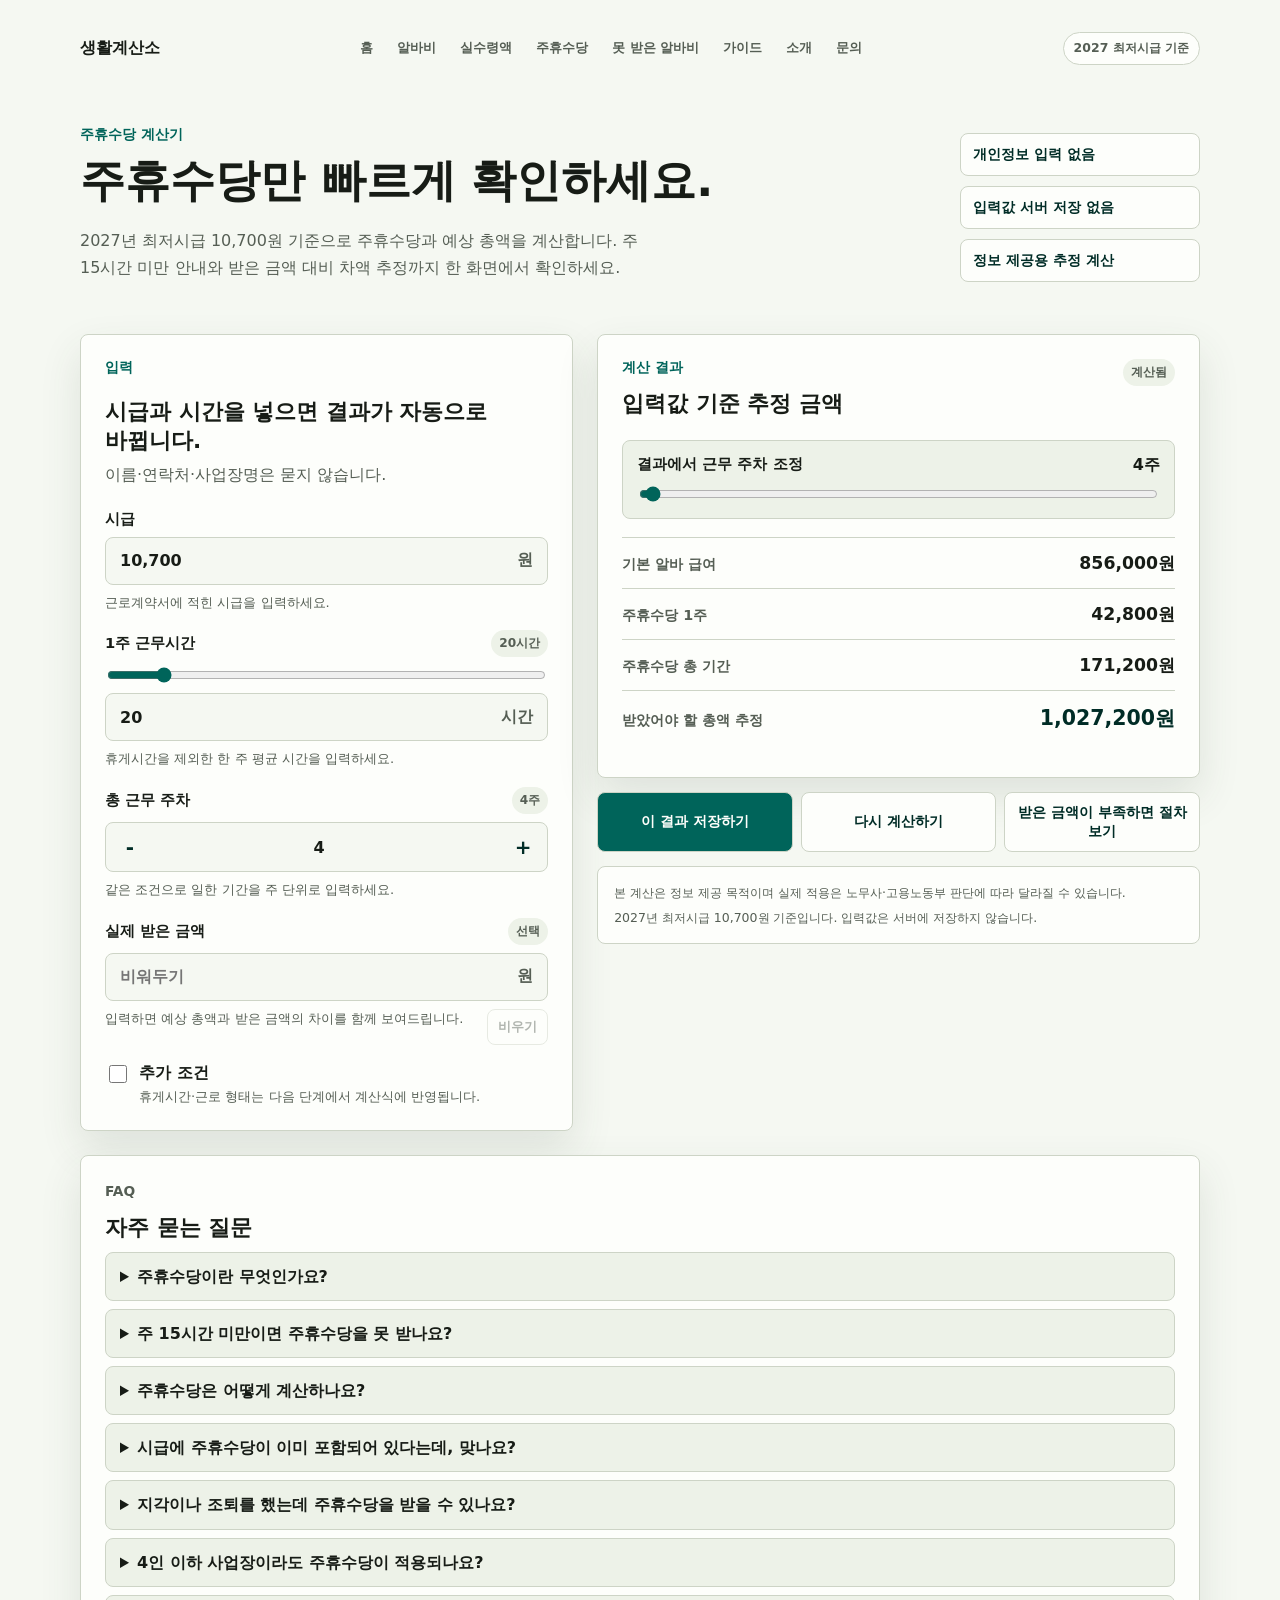
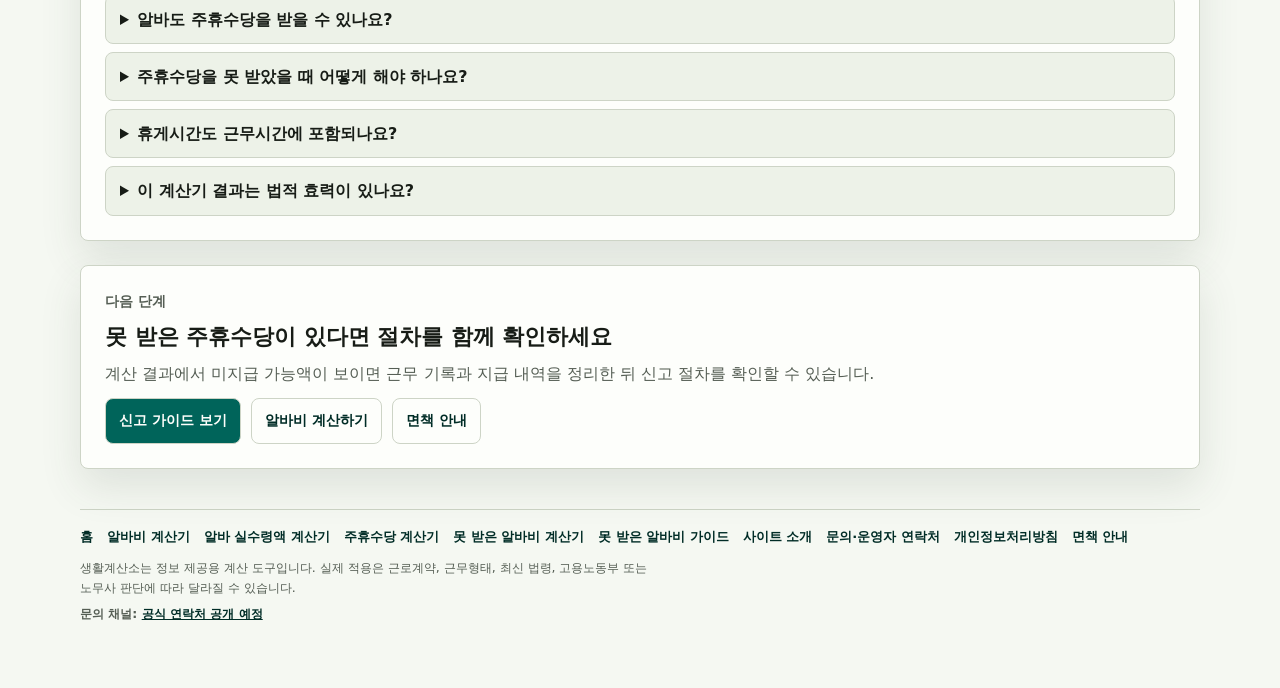
<file: calc/jubyu.html>
<!DOCTYPE html><html lang="ko"><head><meta charSet="utf-8"/><meta name="viewport" content="width=device-width, initial-scale=1"/><link rel="stylesheet" href="/_next/static/css/26e2805e6497c787.css" data-precedence="next"/><link rel="preload" as="script" fetchPriority="low" href="/_next/static/chunks/webpack-f0e457d476ac1796.js"/><script src="/_next/static/chunks/7e3ffef5-c6dc7d1177b3b53a.js" async=""></script><script src="/_next/static/chunks/924-f91557d10760d0ab.js" async=""></script><script src="/_next/static/chunks/main-app-ed9def06b91385a5.js" async=""></script><script src="/_next/static/chunks/902-e402201b2b795897.js" async=""></script><script src="/_next/static/chunks/440-9c17ca585c777cce.js" async=""></script><script src="/_next/static/chunks/562-f6b5c96165e354dc.js" async=""></script><script src="/_next/static/chunks/62-a678e3c7d1209f3c.js" async=""></script><script src="/_next/static/chunks/app/calc/jubyu/page-22474d21addfaab7.js" async=""></script><script src="/_next/static/chunks/app/layout-4302ff3a8d31d664.js" async=""></script><link rel="preload" href="https://pagead2.googlesyndication.com/pagead/js/adsbygoogle.js?client=ca-pub-5134714780394391" as="script" crossorigin=""/><title>주휴수당 계산기 — 2027 최저시급 10,700원 자동 반영</title><meta name="description" content="1주 근무시간과 시급만 입력하면 주휴수당, 주급, 미지급 가능액을 바로 확인. 근로기준법 제55조 기준, 결과는 참고용입니다."/><link rel="canonical" href="https://life-calc.joyslabs.com/calc/jubyu"/><meta property="og:title" content="주휴수당 계산기 — 2027 최저시급 10,700원 자동 반영"/><meta property="og:description" content="1주 근무시간과 시급만 입력하면 주휴수당, 주급, 미지급 가능액을 바로 확인. 근로기준법 제55조 기준, 결과는 참고용입니다."/><meta property="og:url" content="https://life-calc.joyslabs.com/calc/jubyu"/><meta property="og:site_name" content="생활계산소"/><meta property="og:locale" content="ko_KR"/><meta property="og:type" content="website"/><meta name="twitter:card" content="summary"/><meta name="twitter:title" content="주휴수당 계산기 — 2027 최저시급 10,700원 자동 반영"/><meta name="twitter:description" content="1주 근무시간과 시급만 입력하면 주휴수당, 주급, 미지급 가능액을 바로 확인. 근로기준법 제55조 기준, 결과는 참고용입니다."/><script src="/_next/static/chunks/polyfills-42372ed130431b0a.js" noModule=""></script></head><body><div class="app-shell"><header class="topbar"><a class="brand" href="/">생활계산소</a><nav aria-label="주요 페이지" class="top-nav"><a href="/">홈</a><a href="/calc/alba-pay">알바비</a><a href="/calc/alba-net-pay">실수령액</a><a href="/calc/jubyu">주휴수당</a><a href="/calc/unpaid-wage">못 받은 알바비</a><a href="/guide/unpaid-wage">가이드</a><a href="/about">소개</a><a href="/contact">문의</a></nav><span class="status-pill">2027<!-- --> 최저시급 기준</span></header><script id="jubyu-json-ld" type="application/ld+json">{"@context":"https://schema.org","@graph":[{"@type":"WebSite","@id":"https://life-calc.joyslabs.com/#website","name":"생활계산소","url":"https://life-calc.joyslabs.com","inLanguage":"ko-KR"},{"@type":"Organization","@id":"https://life-calc.joyslabs.com/#organization","name":"생활계산소","url":"https://life-calc.joyslabs.com"},{"@type":"WebApplication","@id":"https://life-calc.joyslabs.com/calc/jubyu#web-application","name":"주휴수당 계산기 — 2027 최저시급 10,700원 자동 반영","url":"https://life-calc.joyslabs.com/calc/jubyu","applicationCategory":"FinanceApplication","operatingSystem":"Web","inLanguage":"ko-KR","description":"1주 근무시간과 시급만 입력하면 주휴수당, 주급, 미지급 가능액을 바로 확인. 근로기준법 제55조 기준, 결과는 참고용입니다.","offers":{"@type":"Offer","price":"0","priceCurrency":"KRW"},"publisher":{"@id":"https://life-calc.joyslabs.com/#organization"}},{"@type":"FAQPage","@id":"https://life-calc.joyslabs.com/calc/jubyu#faq","url":"https://life-calc.joyslabs.com/calc/jubyu#faq","mainEntity":[{"@type":"Question","name":"주휴수당이란 무엇인가요?","acceptedAnswer":{"@type":"Answer","text":"근로기준법 제55조에 따른 유급휴일 수당입니다. 1주 평균 1회 이상 유급휴일을 보장하도록 정해져 있으며, 일정 조건을 충족한 근로자에게 적용됩니다."}},{"@type":"Question","name":"주 15시간 미만이면 주휴수당을 못 받나요?","acceptedAnswer":{"@type":"Answer","text":"시행령 제30조 기준 1주 소정근로시간 15시간 미만인 단시간 근로자는 적용 대상에서 제외될 수 있습니다. 정확한 판단은 근로계약과 실제 근무형태를 함께 봐야 합니다."}},{"@type":"Question","name":"주휴수당은 어떻게 계산하나요?","acceptedAnswer":{"@type":"Answer","text":"일반적으로 (1주 소정근로시간 ÷ 40) × 8 × 시급 공식을 사용합니다. 1주 40시간 초과 근무하더라도 주휴수당 계산 시에는 최대 40시간 기준이 적용되는 것이 일반적입니다."}},{"@type":"Question","name":"시급에 주휴수당이 이미 포함되어 있다는데, 맞나요?","acceptedAnswer":{"@type":"Answer","text":"사용자에 따라 시급에 주휴수당을 포함했다고 안내하는 경우가 있습니다. 포함 여부와 금액은 근로계약서에 명시되어 있어야 다툼이 생겼을 때 확인하기 쉽습니다."}},{"@type":"Question","name":"지각이나 조퇴를 했는데 주휴수당을 받을 수 있나요?","acceptedAnswer":{"@type":"Answer","text":"시행령상 소정근로일 개근이 조건입니다. 지각·조퇴는 일반적으로 개근으로 보는 사례가 있으나, 결근 시 주휴수당이 발생하지 않을 수 있습니다. 구체 사안은 노무사·고용노동부 상담을 권합니다."}},{"@type":"Question","name":"4인 이하 사업장이라도 주휴수당이 적용되나요?","acceptedAnswer":{"@type":"Answer","text":"주휴수당은 4인 이하 소규모 사업장도 사업장 규모만으로 제외되지 않습니다. 다만 5인 미만 사업장은 연장·야간·휴일근로 가산수당 등 일부 조항 적용이 다를 수 있으니, 실제 판단은 근로계약·근무형태와 고용노동부 공식 자료를 함께 확인하세요."}},{"@type":"Question","name":"알바도 주휴수당을 받을 수 있나요?","acceptedAnswer":{"@type":"Answer","text":"아르바이트나 단기근로자도 1주 소정근로시간이 15시간 이상이고 개근 조건을 충족하면 적용될 수 있습니다."}},{"@type":"Question","name":"주휴수당을 못 받았을 때 어떻게 해야 하나요?","acceptedAnswer":{"@type":"Answer","text":"먼저 근로계약서·근무기록·임금 요구 시도를 정리한 뒤, 고용노동부 노동포털에 진정을 제기하거나 노무사 상담을 받는 방법이 있습니다."}},{"@type":"Question","name":"휴게시간도 근무시간에 포함되나요?","acceptedAnswer":{"@type":"Answer","text":"일반적으로 휴게시간은 소정근로시간에서 제외됩니다. 입력 시 휴게시간을 제외한 실제 근로시간을 적어주세요."}},{"@type":"Question","name":"이 계산기 결과는 법적 효력이 있나요?","acceptedAnswer":{"@type":"Answer","text":"본 계산 결과는 입력값 기준의 참고용 추정이며, 실제 임금·주휴수당 적용은 근로계약·근무형태·최신 법령·고용노동부 또는 노무사 판단에 따라 달라질 수 있습니다."}}]}]}</script><main class="page-stack"><section class="hero-surface" aria-labelledby="main-title"><div><p class="eyebrow">주휴수당 계산기</p><h1 id="main-title">주휴수당만 빠르게 확인하세요.</h1><p class="lede">2027년 최저시급 10,700원 기준으로 주휴수당과 예상 총액을 계산합니다. 주 15시간 미만 안내와 받은 금액 대비 차액 추정까지 한 화면에서 확인하세요.</p></div><ul class="trust-list" aria-label="서비스 원칙"><li>개인정보 입력 없음</li><li>입력값 서버 저장 없음</li><li>정보 제공용 추정 계산</li></ul></section><section class="calc-widget" aria-labelledby="calculator-title"><a class="mobile-result-summary" href="#result-title"><span>계산 결과</span><strong>1,027,200원</strong><small>받았어야 할 총액</small></a><div class="input-panel"><div class="section-heading"><p class="eyebrow">입력</p><h2 id="calculator-title">시급과 시간을 넣으면 결과가 자동으로 바뀝니다.</h2><p>이름·연락처·사업장명은 묻지 않습니다.</p></div><form class="calc-form"><div class="field-group"><div class="field-heading"><label for="hourly-wage">시급</label></div><div class="amount-input-wrap"><input aria-describedby="hourly-wage-helper" aria-invalid="false" autoComplete="off" id="hourly-wage" inputMode="numeric" placeholder="10,700" type="text" name="hourlyWage" value="10,700"/><span aria-hidden="true">원</span></div><p class="field-help" id="hourly-wage-helper">근로계약서에 적힌 시급을 입력하세요.</p></div><div class="field-group"><div class="field-heading"><label for="weekly-work-hours">1주 근무시간</label><span class="field-value">20<!-- -->시간</span></div><input aria-label="1주 근무시간 슬라이더" class="range-control" id="weekly-work-hours-range" max="168" min="0.5" step="0.5" type="range" value="20"/><div class="number-input-wrap"><input id="weekly-work-hours" inputMode="decimal" max="168" min="0.5" step="0.5" type="number" name="weeklyWorkHours" value="20"/><span aria-hidden="true">시간</span></div><p class="field-help">휴게시간을 제외한 한 주 평균 시간을 입력하세요.</p></div><div class="field-group"><div class="field-heading"><label for="work-weeks">총 근무 주차</label><span class="field-value">4<!-- -->주</span></div><div class="stepper-control"><button aria-label="근무 주차 1주 줄이기" type="button">-</button><input id="work-weeks" inputMode="numeric" max="260" min="1" step="1" type="number" name="workWeeks" value="4"/><button aria-label="근무 주차 1주 늘리기" type="button">+</button></div><p class="field-help">같은 조건으로 일한 기간을 주 단위로 입력하세요.</p></div><div class="field-group"><div class="field-heading"><label for="unpaid-known">실제 받은 금액</label><span class="optional-chip">선택</span></div><div class="amount-input-wrap"><input aria-invalid="false" autoComplete="off" id="unpaid-known" inputMode="numeric" placeholder="비워두기" type="text" name="unpaidAmountKnown" value=""/><span aria-hidden="true">원</span></div><div class="field-action-row"><p class="field-help">입력하면 예상 총액과 받은 금액의 차이를 함께 보여드립니다.</p><button disabled="" type="button">비우기</button></div></div><div class="advanced-toggle"><label class="toggle-row"><input aria-controls="advanced-fields" aria-expanded="false" type="checkbox"/><span><strong>추가 조건</strong><small>휴게시간·근로 형태는 다음 단계에서 계산식에 반영됩니다.</small></span></label></div></form></div><div class="result-panel"><section aria-labelledby="result-title" aria-live="polite" class="result-card"><div class="result-card-header"><div><p class="eyebrow">계산 결과</p><h2 id="result-title">입력값 기준 추정 금액</h2></div><span class="sync-pill">계산됨</span></div><div class="result-assumption"><label for="result-work-weeks">결과에서 근무 주차 조정</label><strong>4<!-- -->주</strong><input class="range-control" id="result-work-weeks" max="260" min="1" step="1" type="range" value="4"/></div><dl class="result-list"><div><dt>기본 알바 급여</dt><dd>856,000원</dd></div><div><dt>주휴수당 1주</dt><dd>42,800원</dd></div><div><dt>주휴수당 총 기간</dt><dd>171,200원</dd></div><div class="total-row"><dt>받았어야 할 총액 추정</dt><dd>1,027,200원</dd></div></dl><div class="notice-stack" aria-label="계산 주의사항" role="note"></div></section><nav aria-label="결과 다음 행동" class="cta-stack"><button class="cta-primary" type="button">이 결과 저장하기</button><button type="button">다시 계산하기</button><a href="/guide/unpaid-wage#report-guide">받은 금액이 부족하면 절차 보기</a></nav><footer class="disclaimer-footer" id="disclaimer"><p>본 계산은 정보 제공 목적이며 실제 적용은 노무사·고용노동부 판단에 따라 달라질 수 있습니다.</p><p>2027<!-- -->년 최저시급 <!-- -->10,700<!-- -->원 기준입니다. 입력값은 서버에 저장하지 않습니다.</p></footer></div></section><section class="faq-shell" aria-labelledby="faq-title" data-faq-container="jubyu" id="faq"><p class="eyebrow">FAQ</p><h2 id="faq-title">자주 묻는 질문</h2><div class="faq-list"><details><summary>주휴수당이란 무엇인가요?</summary><p>근로기준법 제55조에 따른 유급휴일 수당입니다. 1주 평균 1회 이상 유급휴일을 보장하도록 정해져 있으며, 일정 조건을 충족한 근로자에게 적용됩니다.</p></details><details><summary>주 15시간 미만이면 주휴수당을 못 받나요?</summary><p>시행령 제30조 기준 1주 소정근로시간 15시간 미만인 단시간 근로자는 적용 대상에서 제외될 수 있습니다. 정확한 판단은 근로계약과 실제 근무형태를 함께 봐야 합니다.</p></details><details><summary>주휴수당은 어떻게 계산하나요?</summary><p>일반적으로 (1주 소정근로시간 ÷ 40) × 8 × 시급 공식을 사용합니다. 1주 40시간 초과 근무하더라도 주휴수당 계산 시에는 최대 40시간 기준이 적용되는 것이 일반적입니다.</p></details><details><summary>시급에 주휴수당이 이미 포함되어 있다는데, 맞나요?</summary><p>사용자에 따라 시급에 주휴수당을 포함했다고 안내하는 경우가 있습니다. 포함 여부와 금액은 근로계약서에 명시되어 있어야 다툼이 생겼을 때 확인하기 쉽습니다.</p></details><details><summary>지각이나 조퇴를 했는데 주휴수당을 받을 수 있나요?</summary><p>시행령상 소정근로일 개근이 조건입니다. 지각·조퇴는 일반적으로 개근으로 보는 사례가 있으나, 결근 시 주휴수당이 발생하지 않을 수 있습니다. 구체 사안은 노무사·고용노동부 상담을 권합니다.</p></details><details><summary>4인 이하 사업장이라도 주휴수당이 적용되나요?</summary><p>주휴수당은 4인 이하 소규모 사업장도 사업장 규모만으로 제외되지 않습니다. 다만 5인 미만 사업장은 연장·야간·휴일근로 가산수당 등 일부 조항 적용이 다를 수 있으니, 실제 판단은 근로계약·근무형태와 고용노동부 공식 자료를 함께 확인하세요.</p></details><details><summary>알바도 주휴수당을 받을 수 있나요?</summary><p>아르바이트나 단기근로자도 1주 소정근로시간이 15시간 이상이고 개근 조건을 충족하면 적용될 수 있습니다.</p></details><details><summary>주휴수당을 못 받았을 때 어떻게 해야 하나요?</summary><p>먼저 근로계약서·근무기록·임금 요구 시도를 정리한 뒤, 고용노동부 노동포털에 진정을 제기하거나 노무사 상담을 받는 방법이 있습니다.<a class="faq-inline-link" href="/guide/unpaid-wage">신고 가이드 보기</a></p></details><details><summary>휴게시간도 근무시간에 포함되나요?</summary><p>일반적으로 휴게시간은 소정근로시간에서 제외됩니다. 입력 시 휴게시간을 제외한 실제 근로시간을 적어주세요.</p></details><details><summary>이 계산기 결과는 법적 효력이 있나요?</summary><p>본 계산 결과는 입력값 기준의 참고용 추정이며, 실제 임금·주휴수당 적용은 근로계약·근무형태·최신 법령·고용노동부 또는 노무사 판단에 따라 달라질 수 있습니다.</p></details></div></section><section class="content-panel link-panel" aria-labelledby="related-title"><p class="eyebrow">다음 단계</p><h2 id="related-title">못 받은 주휴수당이 있다면 절차를 함께 확인하세요</h2><p>계산 결과에서 미지급 가능액이 보이면 근무 기록과 지급 내역을 정리한 뒤 신고 절차를 확인할 수 있습니다.</p><div class="inline-actions"><a href="/guide/unpaid-wage">신고 가이드 보기</a><a href="/calc/alba-pay">알바비 계산하기</a><a href="/about/disclaimer">면책 안내</a></div></section></main><footer class="site-footer"><nav aria-label="푸터 페이지 링크" class="footer-links"><a href="/">홈</a><a href="/calc/alba-pay">알바비 계산기</a><a href="/calc/alba-net-pay">알바 실수령액 계산기</a><a href="/calc/jubyu">주휴수당 계산기</a><a href="/calc/unpaid-wage">못 받은 알바비 계산기</a><a href="/guide/unpaid-wage">못 받은 알바비 가이드</a><a href="/about">사이트 소개</a><a href="/contact">문의·운영자 연락처</a><a href="/privacy">개인정보처리방침</a><a href="/about/disclaimer">면책 안내</a></nav><p>생활계산소는 정보 제공용 계산 도구입니다. 실제 적용은 근로계약, 근무형태, 최신 법령, 고용노동부 또는 노무사 판단에 따라 달라질 수 있습니다.</p><p class="footer-contact">문의 채널: <a href="/contact">공식 연락처 공개 예정</a></p></footer></div><script src="/_next/static/chunks/webpack-f0e457d476ac1796.js" async=""></script><script>(self.__next_f=self.__next_f||[]).push([0]);self.__next_f.push([2,null])</script><script>self.__next_f.push([1,"1:HL[\"/_next/static/css/26e2805e6497c787.css\",\"style\"]\n"])</script><script>self.__next_f.push([1,"2:I[11,[],\"\"]\n5:I[9024,[\"902\",\"static/chunks/902-e402201b2b795897.js\",\"440\",\"static/chunks/440-9c17ca585c777cce.js\",\"562\",\"static/chunks/562-f6b5c96165e354dc.js\",\"62\",\"static/chunks/62-a678e3c7d1209f3c.js\",\"141\",\"static/chunks/app/calc/jubyu/page-22474d21addfaab7.js\"],\"CalcWidget\"]\n6:I[4668,[\"902\",\"static/chunks/902-e402201b2b795897.js\",\"440\",\"static/chunks/440-9c17ca585c777cce.js\",\"562\",\"static/chunks/562-f6b5c96165e354dc.js\",\"62\",\"static/chunks/62-a678e3c7d1209f3c.js\",\"141\",\"static/chunks/app/calc/jubyu/page-22474d21addfaab7.js\"],\"TrackedFaq\"]\n7:I[7192,[\"902\",\"static/chunks/902-e402201b2b795897.js\",\"440\",\"static/chunks/440-9c17ca585c777cce.js\",\"562\",\"static/chunks/562-f6b5c96165e354dc.js\",\"62\",\"static/chunks/62-a678e3c7d1209f3c.js\",\"141\",\"static/chunks/app/calc/jubyu/page-22474d21addfaab7.js\"],\"TrackedButtonLink\"]\n8:I[1212,[],\"\"]\n9:I[9387,[],\"\"]\na:I[3651,[\"902\",\"static/chunks/902-e402201b2b795897.js\",\"185\",\"static/chunks/app/layout-4302ff3a8d31d664.js\"],\"\"]\nb:I[2589,[\"902\",\"static/chunks/902-e402201b2b795897.js\",\"185\",\"static/chunks/app/layout-4302ff3a8d31d664.js\"],\"RouteAnalytics\"]\nc:I[1902,[\"902\",\"static/chunks/902-e402201b2b795897.js\",\"185\",\"static/chunks/app/layout-4302ff3a8d31d664.js\"],\"\"]\nd:I[7352,[\"902\",\"static/chunks/902-e402201b2b795897.js\",\"185\",\"static/chunks/app/layout-4302ff3a8d31d664.js\"],\"EntrySourceLink\"]\nf:I[8301,[],\"\"]\n4:T11e2,"])</script><script>self.__next_f.push([1,"{\"@context\":\"https://schema.org\",\"@graph\":[{\"@type\":\"WebSite\",\"@id\":\"https://life-calc.joyslabs.com/#website\",\"name\":\"생활계산소\",\"url\":\"https://life-calc.joyslabs.com\",\"inLanguage\":\"ko-KR\"},{\"@type\":\"Organization\",\"@id\":\"https://life-calc.joyslabs.com/#organization\",\"name\":\"생활계산소\",\"url\":\"https://life-calc.joyslabs.com\"},{\"@type\":\"WebApplication\",\"@id\":\"https://life-calc.joyslabs.com/calc/jubyu#web-application\",\"name\":\"주휴수당 계산기 — 2027 최저시급 10,700원 자동 반영\",\"url\":\"https://life-calc.joyslabs.com/calc/jubyu\",\"applicationCategory\":\"FinanceApplication\",\"operatingSystem\":\"Web\",\"inLanguage\":\"ko-KR\",\"description\":\"1주 근무시간과 시급만 입력하면 주휴수당, 주급, 미지급 가능액을 바로 확인. 근로기준법 제55조 기준, 결과는 참고용입니다.\",\"offers\":{\"@type\":\"Offer\",\"price\":\"0\",\"priceCurrency\":\"KRW\"},\"publisher\":{\"@id\":\"https://life-calc.joyslabs.com/#organization\"}},{\"@type\":\"FAQPage\",\"@id\":\"https://life-calc.joyslabs.com/calc/jubyu#faq\",\"url\":\"https://life-calc.joyslabs.com/calc/jubyu#faq\",\"mainEntity\":[{\"@type\":\"Question\",\"name\":\"주휴수당이란 무엇인가요?\",\"acceptedAnswer\":{\"@type\":\"Answer\",\"text\":\"근로기준법 제55조에 따른 유급휴일 수당입니다. 1주 평균 1회 이상 유급휴일을 보장하도록 정해져 있으며, 일정 조건을 충족한 근로자에게 적용됩니다.\"}},{\"@type\":\"Question\",\"name\":\"주 15시간 미만이면 주휴수당을 못 받나요?\",\"acceptedAnswer\":{\"@type\":\"Answer\",\"text\":\"시행령 제30조 기준 1주 소정근로시간 15시간 미만인 단시간 근로자는 적용 대상에서 제외될 수 있습니다. 정확한 판단은 근로계약과 실제 근무형태를 함께 봐야 합니다.\"}},{\"@type\":\"Question\",\"name\":\"주휴수당은 어떻게 계산하나요?\",\"acceptedAnswer\":{\"@type\":\"Answer\",\"text\":\"일반적으로 (1주 소정근로시간 ÷ 40) × 8 × 시급 공식을 사용합니다. 1주 40시간 초과 근무하더라도 주휴수당 계산 시에는 최대 40시간 기준이 적용되는 것이 일반적입니다.\"}},{\"@type\":\"Question\",\"name\":\"시급에 주휴수당이 이미 포함되어 있다는데, 맞나요?\",\"acceptedAnswer\":{\"@type\":\"Answer\",\"text\":\"사용자에 따라 시급에 주휴수당을 포함했다고 안내하는 경우가 있습니다. 포함 여부와 금액은 근로계약서에 명시되어 있어야 다툼이 생겼을 때 확인하기 쉽습니다.\"}},{\"@type\":\"Question\",\"name\":\"지각이나 조퇴를 했는데 주휴수당을 받을 수 있나요?\",\"acceptedAnswer\":{\"@type\":\"Answer\",\"text\":\"시행령상 소정근로일 개근이 조건입니다. 지각·조퇴는 일반적으로 개근으로 보는 사례가 있으나, 결근 시 주휴수당이 발생하지 않을 수 있습니다. 구체 사안은 노무사·고용노동부 상담을 권합니다.\"}},{\"@type\":\"Question\",\"name\":\"4인 이하 사업장이라도 주휴수당이 적용되나요?\",\"acceptedAnswer\":{\"@type\":\"Answer\",\"text\":\"주휴수당은 4인 이하 소규모 사업장도 사업장 규모만으로 제외되지 않습니다. 다만 5인 미만 사업장은 연장·야간·휴일근로 가산수당 등 일부 조항 적용이 다를 수 있으니, 실제 판단은 근로계약·근무형태와 고용노동부 공식 자료를 함께 확인하세요.\"}},{\"@type\":\"Question\",\"name\":\"알바도 주휴수당을 받을 수 있나요?\",\"acceptedAnswer\":{\"@type\":\"Answer\",\"text\":\"아르바이트나 단기근로자도 1주 소정근로시간이 15시간 이상이고 개근 조건을 충족하면 적용될 수 있습니다.\"}},{\"@type\":\"Question\",\"name\":\"주휴수당을 못 받았을 때 어떻게 해야 하나요?\",\"acceptedAnswer\":{\"@type\":\"Answer\",\"text\":\"먼저 근로계약서·근무기록·임금 요구 시도를 정리한 뒤, 고용노동부 노동포털에 진정을 제기하거나 노무사 상담을 받는 방법이 있습니다.\"}},{\"@type\":\"Question\",\"name\":\"휴게시간도 근무시간에 포함되나요?\",\"acceptedAnswer\":{\"@type\":\"Answer\",\"text\":\"일반적으로 휴게시간은 소정근로시간에서 제외됩니다. 입력 시 휴게시간을 제외한 실제 근로시간을 적어주세요.\"}},{\"@type\":\"Question\",\"name\":\"이 계산기 결과는 법적 효력이 있나요?\",\"acceptedAnswer\":{\"@type\":\"Answer\",\"text\":\"본 계산 결과는 입력값 기준의 참고용 추정이며, 실제 임금·주휴수당 적용은 근로계약·근무형태·최신 법령·고용노동부 또는 노무사 판단에 따라 달라질 수 있습니다.\"}}]}]}"])</script><script>self.__next_f.push([1,"10:[]\n"])</script><script>self.__next_f.push([1,"0:[\"$\",\"$L2\",null,{\"buildId\":\"NXsN9KUbFb2S3NQw-OZtS\",\"assetPrefix\":\"\",\"urlParts\":[\"\",\"calc\",\"jubyu\"],\"initialTree\":[\"\",{\"children\":[\"calc\",{\"children\":[\"jubyu\",{\"children\":[\"__PAGE__\",{}]}]}]},\"$undefined\",\"$undefined\",true],\"initialSeedData\":[\"\",{\"children\":[\"calc\",{\"children\":[\"jubyu\",{\"children\":[\"__PAGE__\",{},[[\"$L3\",[[\"$\",\"script\",null,{\"id\":\"jubyu-json-ld\",\"type\":\"application/ld+json\",\"dangerouslySetInnerHTML\":{\"__html\":\"$4\"}}],[\"$\",\"main\",null,{\"className\":\"page-stack\",\"children\":[[\"$\",\"section\",null,{\"className\":\"hero-surface\",\"aria-labelledby\":\"main-title\",\"children\":[[\"$\",\"div\",null,{\"children\":[[\"$\",\"p\",null,{\"className\":\"eyebrow\",\"children\":\"주휴수당 계산기\"}],[\"$\",\"h1\",null,{\"id\":\"main-title\",\"children\":\"주휴수당만 빠르게 확인하세요.\"}],[\"$\",\"p\",null,{\"className\":\"lede\",\"children\":\"2027년 최저시급 10,700원 기준으로 주휴수당과 예상 총액을 계산합니다. 주 15시간 미만 안내와 받은 금액 대비 차액 추정까지 한 화면에서 확인하세요.\"}]]}],[\"$\",\"ul\",null,{\"className\":\"trust-list\",\"aria-label\":\"서비스 원칙\",\"children\":[[\"$\",\"li\",\"개인정보 입력 없음\",{\"children\":\"개인정보 입력 없음\"}],[\"$\",\"li\",\"입력값 서버 저장 없음\",{\"children\":\"입력값 서버 저장 없음\"}],[\"$\",\"li\",\"정보 제공용 추정 계산\",{\"children\":\"정보 제공용 추정 계산\"}]]}]]}],[\"$\",\"$L5\",null,{\"calculatorId\":\"jubyu\"}],[\"$\",\"$L6\",null,{\"items\":[{\"question\":\"주휴수당이란 무엇인가요?\",\"answer\":\"근로기준법 제55조에 따른 유급휴일 수당입니다. 1주 평균 1회 이상 유급휴일을 보장하도록 정해져 있으며, 일정 조건을 충족한 근로자에게 적용됩니다.\"},{\"question\":\"주 15시간 미만이면 주휴수당을 못 받나요?\",\"answer\":\"시행령 제30조 기준 1주 소정근로시간 15시간 미만인 단시간 근로자는 적용 대상에서 제외될 수 있습니다. 정확한 판단은 근로계약과 실제 근무형태를 함께 봐야 합니다.\"},{\"question\":\"주휴수당은 어떻게 계산하나요?\",\"answer\":\"일반적으로 (1주 소정근로시간 ÷ 40) × 8 × 시급 공식을 사용합니다. 1주 40시간 초과 근무하더라도 주휴수당 계산 시에는 최대 40시간 기준이 적용되는 것이 일반적입니다.\"},{\"question\":\"시급에 주휴수당이 이미 포함되어 있다는데, 맞나요?\",\"answer\":\"사용자에 따라 시급에 주휴수당을 포함했다고 안내하는 경우가 있습니다. 포함 여부와 금액은 근로계약서에 명시되어 있어야 다툼이 생겼을 때 확인하기 쉽습니다.\"},{\"question\":\"지각이나 조퇴를 했는데 주휴수당을 받을 수 있나요?\",\"answer\":\"시행령상 소정근로일 개근이 조건입니다. 지각·조퇴는 일반적으로 개근으로 보는 사례가 있으나, 결근 시 주휴수당이 발생하지 않을 수 있습니다. 구체 사안은 노무사·고용노동부 상담을 권합니다.\"},{\"question\":\"4인 이하 사업장이라도 주휴수당이 적용되나요?\",\"answer\":\"주휴수당은 4인 이하 소규모 사업장도 사업장 규모만으로 제외되지 않습니다. 다만 5인 미만 사업장은 연장·야간·휴일근로 가산수당 등 일부 조항 적용이 다를 수 있으니, 실제 판단은 근로계약·근무형태와 고용노동부 공식 자료를 함께 확인하세요.\"},{\"question\":\"알바도 주휴수당을 받을 수 있나요?\",\"answer\":\"아르바이트나 단기근로자도 1주 소정근로시간이 15시간 이상이고 개근 조건을 충족하면 적용될 수 있습니다.\"},{\"question\":\"주휴수당을 못 받았을 때 어떻게 해야 하나요?\",\"answer\":\"먼저 근로계약서·근무기록·임금 요구 시도를 정리한 뒤, 고용노동부 노동포털에 진정을 제기하거나 노무사 상담을 받는 방법이 있습니다.\",\"links\":[{\"href\":\"/guide/unpaid-wage\",\"label\":\"신고 가이드 보기\"}]},{\"question\":\"휴게시간도 근무시간에 포함되나요?\",\"answer\":\"일반적으로 휴게시간은 소정근로시간에서 제외됩니다. 입력 시 휴게시간을 제외한 실제 근로시간을 적어주세요.\"},{\"question\":\"이 계산기 결과는 법적 효력이 있나요?\",\"answer\":\"본 계산 결과는 입력값 기준의 참고용 추정이며, 실제 임금·주휴수당 적용은 근로계약·근무형태·최신 법령·고용노동부 또는 노무사 판단에 따라 달라질 수 있습니다.\"}],\"page\":\"jubyu\"}],[\"$\",\"section\",null,{\"className\":\"content-panel link-panel\",\"aria-labelledby\":\"related-title\",\"children\":[[\"$\",\"p\",null,{\"className\":\"eyebrow\",\"children\":\"다음 단계\"}],[\"$\",\"h2\",null,{\"id\":\"related-title\",\"children\":\"못 받은 주휴수당이 있다면 절차를 함께 확인하세요\"}],[\"$\",\"p\",null,{\"children\":\"계산 결과에서 미지급 가능액이 보이면 근무 기록과 지급 내역을 정리한 뒤 신고 절차를 확인할 수 있습니다.\"}],[\"$\",\"div\",null,{\"className\":\"inline-actions\",\"children\":[[\"$\",\"$L7\",\"/guide/unpaid-wage\",{\"buttonId\":\"calc_related_guide\",\"href\":\"/guide/unpaid-wage\",\"position\":1,\"variant\":\"calc_related\",\"children\":\"신고 가이드 보기\"}],[\"$\",\"$L7\",\"/calc/alba-pay\",{\"buttonId\":\"calc_related_other_calc\",\"href\":\"/calc/alba-pay\",\"position\":2,\"variant\":\"calc_related\",\"children\":\"알바비 계산하기\"}],[\"$\",\"$L7\",\"/about/disclaimer\",{\"buttonId\":\"calc_related_disclaimer\",\"href\":\"/about/disclaimer\",\"position\":3,\"variant\":\"calc_related\",\"children\":\"면책 안내\"}]]}]]}]]}]],null],null],null]},[null,[\"$\",\"$L8\",null,{\"parallelRouterKey\":\"children\",\"segmentPath\":[\"children\",\"calc\",\"children\",\"jubyu\",\"children\"],\"error\":\"$undefined\",\"errorStyles\":\"$undefined\",\"errorScripts\":\"$undefined\",\"template\":[\"$\",\"$L9\",null,{}],\"templateStyles\":\"$undefined\",\"templateScripts\":\"$undefined\",\"notFound\":\"$undefined\",\"notFoundStyles\":\"$undefined\"}]],null]},[null,[\"$\",\"$L8\",null,{\"parallelRouterKey\":\"children\",\"segmentPath\":[\"children\",\"calc\",\"children\"],\"error\":\"$undefined\",\"errorStyles\":\"$undefined\",\"errorScripts\":\"$undefined\",\"template\":[\"$\",\"$L9\",null,{}],\"templateStyles\":\"$undefined\",\"templateScripts\":\"$undefined\",\"notFound\":\"$undefined\",\"notFoundStyles\":\"$undefined\"}]],null]},[[[[\"$\",\"link\",\"0\",{\"rel\":\"stylesheet\",\"href\":\"/_next/static/css/26e2805e6497c787.css\",\"precedence\":\"next\",\"crossOrigin\":\"$undefined\"}]],[\"$\",\"html\",null,{\"lang\":\"ko\",\"children\":[\"$\",\"body\",null,{\"children\":[null,[\"$\",\"$La\",null,{\"async\":true,\"crossOrigin\":\"anonymous\",\"id\":\"adsense-script\",\"src\":\"https://pagead2.googlesyndication.com/pagead/js/adsbygoogle.js?client=ca-pub-5134714780394391\",\"strategy\":\"afterInteractive\"}],[\"$\",\"$Lb\",null,{}],[\"$\",\"div\",null,{\"className\":\"app-shell\",\"children\":[[\"$\",\"header\",null,{\"className\":\"topbar\",\"children\":[[\"$\",\"$Lc\",null,{\"className\":\"brand\",\"href\":\"/\",\"children\":\"생활계산소\"}],[\"$\",\"nav\",null,{\"aria-label\":\"주요 페이지\",\"className\":\"top-nav\",\"children\":[[\"$\",\"$Ld\",\"/\",{\"href\":\"/\",\"source\":\"top_bar\",\"children\":\"홈\"}],[\"$\",\"$Ld\",\"/calc/alba-pay\",{\"href\":\"/calc/alba-pay\",\"source\":\"top_bar\",\"children\":\"알바비\"}],[\"$\",\"$Ld\",\"/calc/alba-net-pay\",{\"href\":\"/calc/alba-net-pay\",\"source\":\"top_bar\",\"children\":\"실수령액\"}],[\"$\",\"$Ld\",\"/calc/jubyu\",{\"href\":\"/calc/jubyu\",\"source\":\"top_bar\",\"children\":\"주휴수당\"}],[\"$\",\"$Ld\",\"/calc/unpaid-wage\",{\"href\":\"/calc/unpaid-wage\",\"source\":\"top_bar\",\"children\":\"못 받은 알바비\"}],[\"$\",\"$Ld\",\"/guide/unpaid-wage\",{\"href\":\"/guide/unpaid-wage\",\"source\":\"top_bar\",\"children\":\"가이드\"}],[\"$\",\"$Ld\",\"/about\",{\"href\":\"/about\",\"source\":\"top_bar\",\"children\":\"소개\"}],[\"$\",\"$Ld\",\"/contact\",{\"href\":\"/contact\",\"source\":\"top_bar\",\"children\":\"문의\"}]]}],[\"$\",\"span\",null,{\"className\":\"status-pill\",\"children\":[2027,\" 최저시급 기준\"]}]]}],[\"$\",\"$L8\",null,{\"parallelRouterKey\":\"children\",\"segmentPath\":[\"children\"],\"error\":\"$undefined\",\"errorStyles\":\"$undefined\",\"errorScripts\":\"$undefined\",\"template\":[\"$\",\"$L9\",null,{}],\"templateStyles\":\"$undefined\",\"templateScripts\":\"$undefined\",\"notFound\":[[\"$\",\"title\",null,{\"children\":\"404: This page could not be found.\"}],[\"$\",\"div\",null,{\"style\":{\"fontFamily\":\"system-ui,\\\"Segoe UI\\\",Roboto,Helvetica,Arial,sans-serif,\\\"Apple Color Emoji\\\",\\\"Segoe UI Emoji\\\"\",\"height\":\"100vh\",\"textAlign\":\"center\",\"display\":\"flex\",\"flexDirection\":\"column\",\"alignItems\":\"center\",\"justifyContent\":\"center\"},\"children\":[\"$\",\"div\",null,{\"children\":[[\"$\",\"style\",null,{\"dangerouslySetInnerHTML\":{\"__html\":\"body{color:#000;background:#fff;margin:0}.next-error-h1{border-right:1px solid rgba(0,0,0,.3)}@media (prefers-color-scheme:dark){body{color:#fff;background:#000}.next-error-h1{border-right:1px solid rgba(255,255,255,.3)}}\"}}],[\"$\",\"h1\",null,{\"className\":\"next-error-h1\",\"style\":{\"display\":\"inline-block\",\"margin\":\"0 20px 0 0\",\"padding\":\"0 23px 0 0\",\"fontSize\":24,\"fontWeight\":500,\"verticalAlign\":\"top\",\"lineHeight\":\"49px\"},\"children\":\"404\"}],[\"$\",\"div\",null,{\"style\":{\"display\":\"inline-block\"},\"children\":[\"$\",\"h2\",null,{\"style\":{\"fontSize\":14,\"fontWeight\":400,\"lineHeight\":\"49px\",\"margin\":0},\"children\":\"This page could not be found.\"}]}]]}]}]],\"notFoundStyles\":[]}],[\"$\",\"footer\",null,{\"className\":\"site-footer\",\"children\":[[\"$\",\"nav\",null,{\"aria-label\":\"푸터 페이지 링크\",\"className\":\"footer-links\",\"children\":[[\"$\",\"$Ld\",\"/\",{\"href\":\"/\",\"source\":\"footer\",\"children\":\"홈\"}],[\"$\",\"$Ld\",\"/calc/alba-pay\",{\"href\":\"/calc/alba-pay\",\"source\":\"footer\",\"children\":\"알바비 계산기\"}],[\"$\",\"$Ld\",\"/calc/alba-net-pay\",{\"href\":\"/calc/alba-net-pay\",\"source\":\"footer\",\"children\":\"알바 실수령액 계산기\"}],[\"$\",\"$Ld\",\"/calc/jubyu\",{\"href\":\"/calc/jubyu\",\"source\":\"footer\",\"children\":\"주휴수당 계산기\"}],[\"$\",\"$Ld\",\"/calc/unpaid-wage\",{\"href\":\"/calc/unpaid-wage\",\"source\":\"footer\",\"children\":\"못 받은 알바비 계산기\"}],[\"$\",\"$Ld\",\"/guide/unpaid-wage\",{\"href\":\"/guide/unpaid-wage\",\"source\":\"footer\",\"children\":\"못 받은 알바비 가이드\"}],[\"$\",\"$Ld\",\"/about\",{\"href\":\"/about\",\"source\":\"footer\",\"children\":\"사이트 소개\"}],[\"$\",\"$Ld\",\"/contact\",{\"href\":\"/contact\",\"source\":\"footer\",\"children\":\"문의·운영자 연락처\"}],[\"$\",\"$Ld\",\"/privacy\",{\"href\":\"/privacy\",\"source\":\"footer\",\"children\":\"개인정보처리방침\"}],[\"$\",\"$Ld\",\"/about/disclaimer\",{\"href\":\"/about/disclaimer\",\"source\":\"footer\",\"children\":\"면책 안내\"}]]}],[\"$\",\"p\",null,{\"children\":\"생활계산소는 정보 제공용 계산 도구입니다. 실제 적용은 근로계약, 근무형태, 최신 법령, 고용노동부 또는 노무사 판단에 따라 달라질 수 있습니다.\"}],[\"$\",\"p\",null,{\"className\":\"footer-contact\",\"children\":[\"문의 채널: \",[\"$\",\"$Lc\",null,{\"href\":\"/contact\",\"children\":\"공식 연락처 공개 예정\"}]]}]]}]]}]]}]}]],null],null],\"couldBeIntercepted\":false,\"initialHead\":[null,\"$Le\"],\"globalErrorComponent\":\"$f\",\"missingSlots\":\"$W10\"}]\n"])</script><script>self.__next_f.push([1,"e:[[\"$\",\"meta\",\"0\",{\"name\":\"viewport\",\"content\":\"width=device-width, initial-scale=1\"}],[\"$\",\"meta\",\"1\",{\"charSet\":\"utf-8\"}],[\"$\",\"title\",\"2\",{\"children\":\"주휴수당 계산기 — 2027 최저시급 10,700원 자동 반영\"}],[\"$\",\"meta\",\"3\",{\"name\":\"description\",\"content\":\"1주 근무시간과 시급만 입력하면 주휴수당, 주급, 미지급 가능액을 바로 확인. 근로기준법 제55조 기준, 결과는 참고용입니다.\"}],[\"$\",\"link\",\"4\",{\"rel\":\"canonical\",\"href\":\"https://life-calc.joyslabs.com/calc/jubyu\"}],[\"$\",\"meta\",\"5\",{\"property\":\"og:title\",\"content\":\"주휴수당 계산기 — 2027 최저시급 10,700원 자동 반영\"}],[\"$\",\"meta\",\"6\",{\"property\":\"og:description\",\"content\":\"1주 근무시간과 시급만 입력하면 주휴수당, 주급, 미지급 가능액을 바로 확인. 근로기준법 제55조 기준, 결과는 참고용입니다.\"}],[\"$\",\"meta\",\"7\",{\"property\":\"og:url\",\"content\":\"https://life-calc.joyslabs.com/calc/jubyu\"}],[\"$\",\"meta\",\"8\",{\"property\":\"og:site_name\",\"content\":\"생활계산소\"}],[\"$\",\"meta\",\"9\",{\"property\":\"og:locale\",\"content\":\"ko_KR\"}],[\"$\",\"meta\",\"10\",{\"property\":\"og:type\",\"content\":\"website\"}],[\"$\",\"meta\",\"11\",{\"name\":\"twitter:card\",\"content\":\"summary\"}],[\"$\",\"meta\",\"12\",{\"name\":\"twitter:title\",\"content\":\"주휴수당 계산기 — 2027 최저시급 10,700원 자동 반영\"}],[\"$\",\"meta\",\"13\",{\"name\":\"twitter:description\",\"content\":\"1주 근무시간과 시급만 입력하면 주휴수당, 주급, 미지급 가능액을 바로 확인. 근로기준법 제55조 기준, 결과는 참고용입니다.\"}]]\n3:null\n"])</script></body></html>
</file>
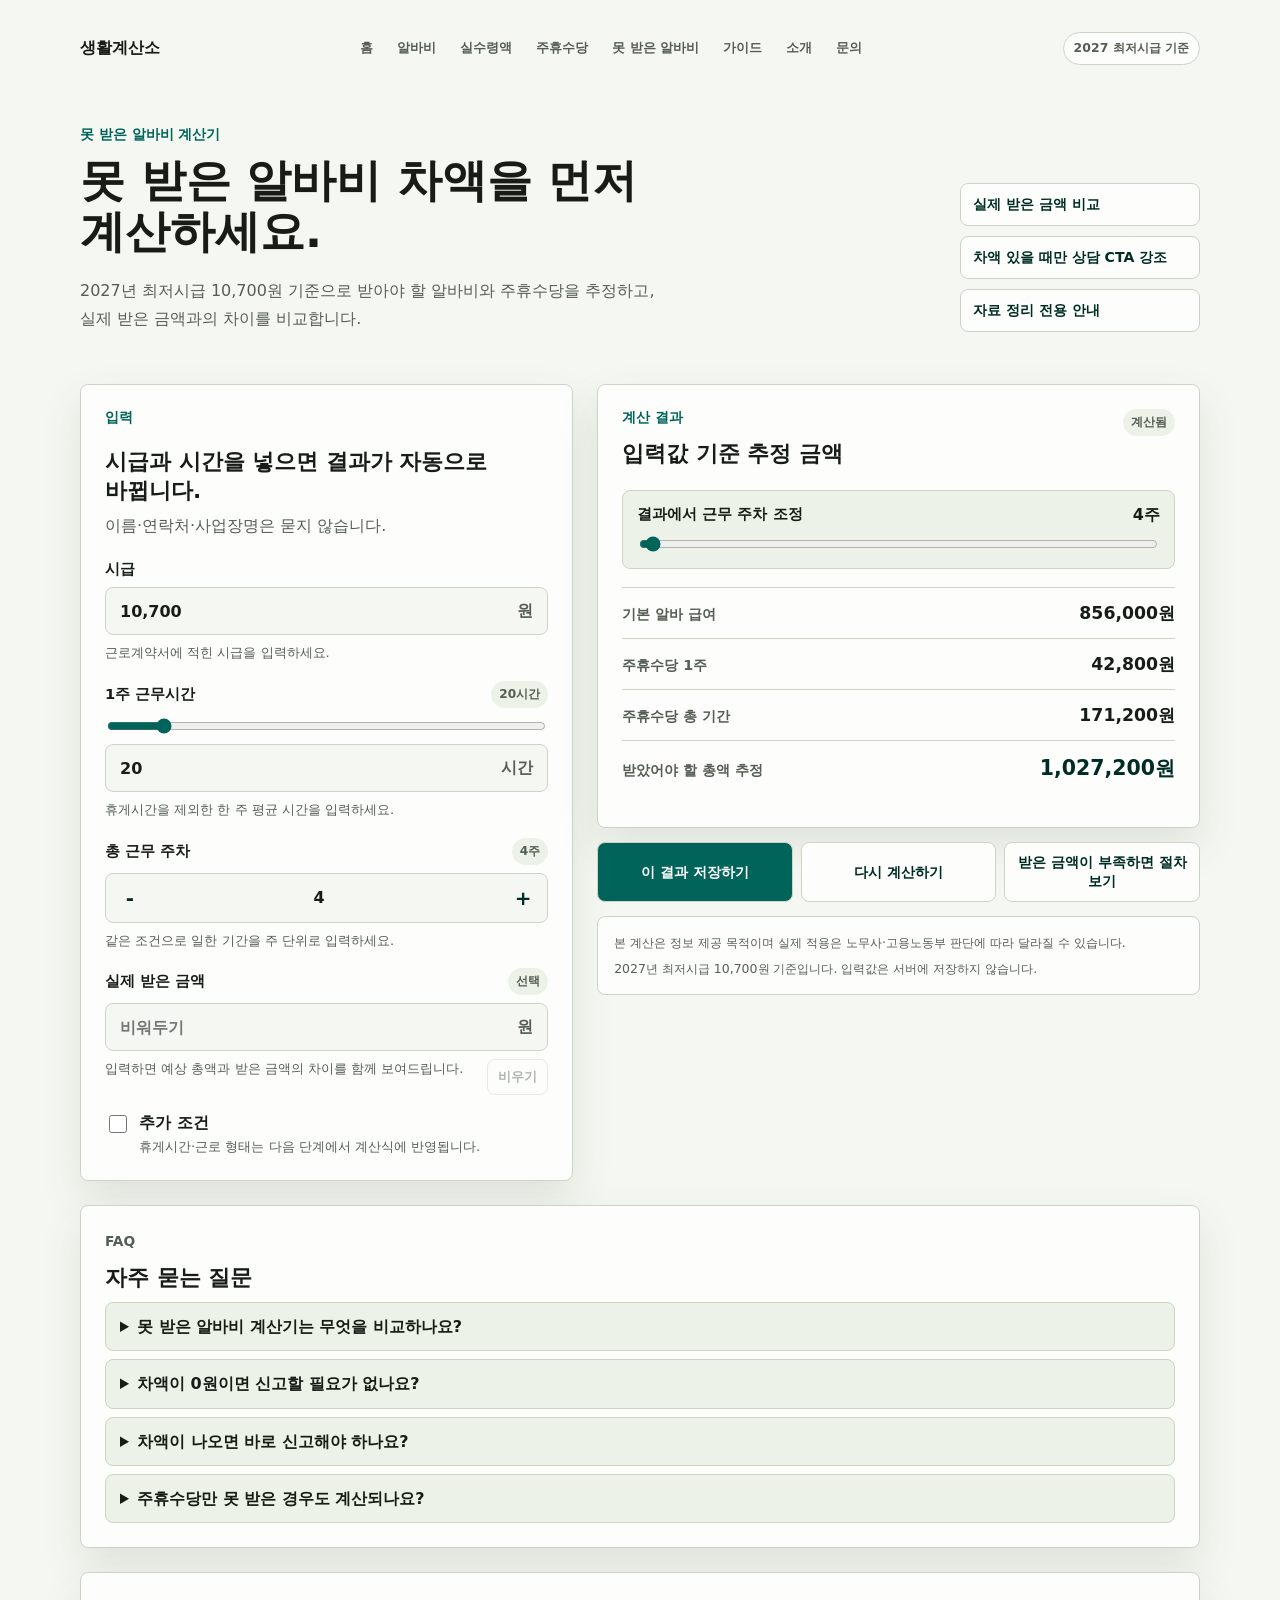
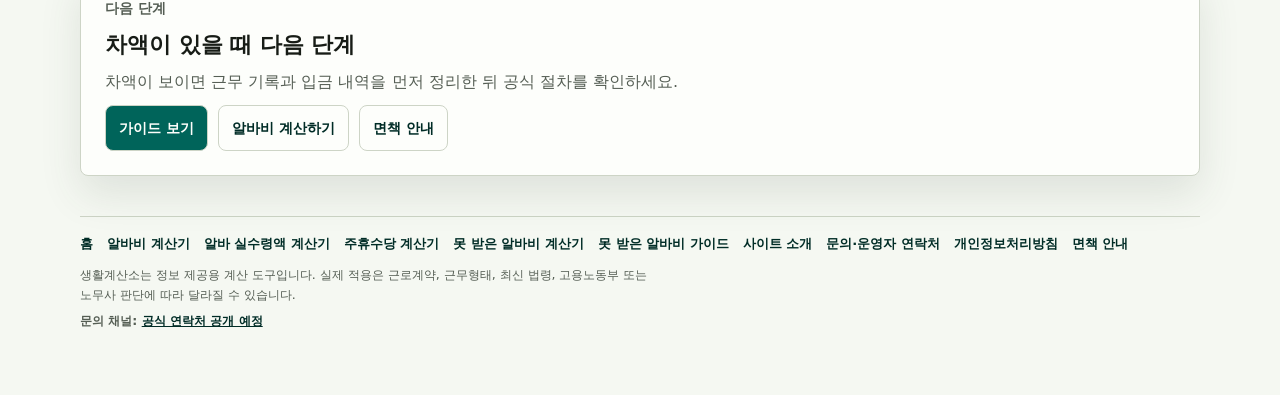
<file: calc/unpaid-wage.html>
<!DOCTYPE html><html lang="ko"><head><meta charSet="utf-8"/><meta name="viewport" content="width=device-width, initial-scale=1"/><link rel="stylesheet" href="/_next/static/css/26e2805e6497c787.css" data-precedence="next"/><link rel="preload" as="script" fetchPriority="low" href="/_next/static/chunks/webpack-f0e457d476ac1796.js"/><script src="/_next/static/chunks/7e3ffef5-c6dc7d1177b3b53a.js" async=""></script><script src="/_next/static/chunks/924-f91557d10760d0ab.js" async=""></script><script src="/_next/static/chunks/main-app-ed9def06b91385a5.js" async=""></script><script src="/_next/static/chunks/902-e402201b2b795897.js" async=""></script><script src="/_next/static/chunks/440-9c17ca585c777cce.js" async=""></script><script src="/_next/static/chunks/562-f6b5c96165e354dc.js" async=""></script><script src="/_next/static/chunks/62-a678e3c7d1209f3c.js" async=""></script><script src="/_next/static/chunks/app/calc/unpaid-wage/page-c937b81fd96a27a7.js" async=""></script><script src="/_next/static/chunks/app/layout-4302ff3a8d31d664.js" async=""></script><link rel="preload" href="https://pagead2.googlesyndication.com/pagead/js/adsbygoogle.js?client=ca-pub-5134714780394391" as="script" crossorigin=""/><title>못 받은 알바비 계산기 — 받은 금액과 차액 비교</title><meta name="description" content="시급, 근무시간, 실제 받은 금액을 기준으로 받아야 할 알바비와 주휴수당, 추정 차액을 계산합니다."/><link rel="canonical" href="https://life-calc.joyslabs.com/calc/unpaid-wage"/><meta property="og:title" content="못 받은 알바비 계산기 — 받은 금액과 차액 비교"/><meta property="og:description" content="시급, 근무시간, 실제 받은 금액을 기준으로 받아야 할 알바비와 주휴수당, 추정 차액을 계산합니다."/><meta property="og:url" content="https://life-calc.joyslabs.com/calc/unpaid-wage"/><meta property="og:site_name" content="생활계산소"/><meta property="og:locale" content="ko_KR"/><meta property="og:type" content="website"/><meta name="twitter:card" content="summary"/><meta name="twitter:title" content="못 받은 알바비 계산기 — 받은 금액과 차액 비교"/><meta name="twitter:description" content="시급, 근무시간, 실제 받은 금액을 기준으로 받아야 할 알바비와 주휴수당, 추정 차액을 계산합니다."/><script src="/_next/static/chunks/polyfills-42372ed130431b0a.js" noModule=""></script></head><body><div class="app-shell"><header class="topbar"><a class="brand" href="/">생활계산소</a><nav aria-label="주요 페이지" class="top-nav"><a href="/">홈</a><a href="/calc/alba-pay">알바비</a><a href="/calc/alba-net-pay">실수령액</a><a href="/calc/jubyu">주휴수당</a><a href="/calc/unpaid-wage">못 받은 알바비</a><a href="/guide/unpaid-wage">가이드</a><a href="/about">소개</a><a href="/contact">문의</a></nav><span class="status-pill">2027<!-- --> 최저시급 기준</span></header><script id="unpaid-wage-calc-json-ld" type="application/ld+json">{"@context":"https://schema.org","@graph":[{"@type":"WebSite","@id":"https://life-calc.joyslabs.com/#website","name":"생활계산소","url":"https://life-calc.joyslabs.com","inLanguage":"ko-KR"},{"@type":"Organization","@id":"https://life-calc.joyslabs.com/#organization","name":"생활계산소","url":"https://life-calc.joyslabs.com"},{"@type":"WebApplication","@id":"https://life-calc.joyslabs.com/calc/unpaid-wage#web-application","name":"못 받은 알바비 계산기 — 받은 금액과 차액 비교","url":"https://life-calc.joyslabs.com/calc/unpaid-wage","applicationCategory":"UtilitiesApplication","operatingSystem":"Web","inLanguage":"ko-KR","description":"시급, 근무시간, 실제 받은 금액을 기준으로 받아야 할 알바비와 주휴수당, 추정 차액을 계산합니다.","offers":{"@type":"Offer","price":"0","priceCurrency":"KRW"},"publisher":{"@id":"https://life-calc.joyslabs.com/#organization"}}]}</script><main class="page-stack"><section class="hero-surface" aria-labelledby="main-title"><div><p class="eyebrow">못 받은 알바비 계산기</p><h1 id="main-title">못 받은 알바비 차액을 먼저 계산하세요.</h1><p class="lede">2027년 최저시급 10,700원 기준으로 받아야 할 알바비와 주휴수당을 추정하고, 실제 받은 금액과의 차이를 비교합니다.</p></div><ul class="trust-list" aria-label="서비스 원칙"><li>실제 받은 금액 비교</li><li>차액 있을 때만 상담 CTA 강조</li><li>자료 정리 전용 안내</li></ul></section><section class="calc-widget" aria-labelledby="calculator-title"><a class="mobile-result-summary" href="#result-title"><span>계산 결과</span><strong>1,027,200원</strong><small>받았어야 할 총액</small></a><div class="input-panel"><div class="section-heading"><p class="eyebrow">입력</p><h2 id="calculator-title">시급과 시간을 넣으면 결과가 자동으로 바뀝니다.</h2><p>이름·연락처·사업장명은 묻지 않습니다.</p></div><form class="calc-form"><div class="field-group"><div class="field-heading"><label for="hourly-wage">시급</label></div><div class="amount-input-wrap"><input aria-describedby="hourly-wage-helper" aria-invalid="false" autoComplete="off" id="hourly-wage" inputMode="numeric" placeholder="10,700" type="text" name="hourlyWage" value="10,700"/><span aria-hidden="true">원</span></div><p class="field-help" id="hourly-wage-helper">근로계약서에 적힌 시급을 입력하세요.</p></div><div class="field-group"><div class="field-heading"><label for="weekly-work-hours">1주 근무시간</label><span class="field-value">20<!-- -->시간</span></div><input aria-label="1주 근무시간 슬라이더" class="range-control" id="weekly-work-hours-range" max="168" min="0.5" step="0.5" type="range" value="20"/><div class="number-input-wrap"><input id="weekly-work-hours" inputMode="decimal" max="168" min="0.5" step="0.5" type="number" name="weeklyWorkHours" value="20"/><span aria-hidden="true">시간</span></div><p class="field-help">휴게시간을 제외한 한 주 평균 시간을 입력하세요.</p></div><div class="field-group"><div class="field-heading"><label for="work-weeks">총 근무 주차</label><span class="field-value">4<!-- -->주</span></div><div class="stepper-control"><button aria-label="근무 주차 1주 줄이기" type="button">-</button><input id="work-weeks" inputMode="numeric" max="260" min="1" step="1" type="number" name="workWeeks" value="4"/><button aria-label="근무 주차 1주 늘리기" type="button">+</button></div><p class="field-help">같은 조건으로 일한 기간을 주 단위로 입력하세요.</p></div><div class="field-group"><div class="field-heading"><label for="unpaid-known">실제 받은 금액</label><span class="optional-chip">선택</span></div><div class="amount-input-wrap"><input aria-invalid="false" autoComplete="off" id="unpaid-known" inputMode="numeric" placeholder="비워두기" type="text" name="unpaidAmountKnown" value=""/><span aria-hidden="true">원</span></div><div class="field-action-row"><p class="field-help">입력하면 예상 총액과 받은 금액의 차이를 함께 보여드립니다.</p><button disabled="" type="button">비우기</button></div></div><div class="advanced-toggle"><label class="toggle-row"><input aria-controls="advanced-fields" aria-expanded="false" type="checkbox"/><span><strong>추가 조건</strong><small>휴게시간·근로 형태는 다음 단계에서 계산식에 반영됩니다.</small></span></label></div></form></div><div class="result-panel"><section aria-labelledby="result-title" aria-live="polite" class="result-card"><div class="result-card-header"><div><p class="eyebrow">계산 결과</p><h2 id="result-title">입력값 기준 추정 금액</h2></div><span class="sync-pill">계산됨</span></div><div class="result-assumption"><label for="result-work-weeks">결과에서 근무 주차 조정</label><strong>4<!-- -->주</strong><input class="range-control" id="result-work-weeks" max="260" min="1" step="1" type="range" value="4"/></div><dl class="result-list"><div><dt>기본 알바 급여</dt><dd>856,000원</dd></div><div><dt>주휴수당 1주</dt><dd>42,800원</dd></div><div><dt>주휴수당 총 기간</dt><dd>171,200원</dd></div><div class="total-row"><dt>받았어야 할 총액 추정</dt><dd>1,027,200원</dd></div></dl><div class="notice-stack" aria-label="계산 주의사항" role="note"></div></section><nav aria-label="결과 다음 행동" class="cta-stack"><button class="cta-primary" type="button">이 결과 저장하기</button><button type="button">다시 계산하기</button><a href="/guide/unpaid-wage#report-guide">받은 금액이 부족하면 절차 보기</a></nav><footer class="disclaimer-footer" id="disclaimer"><p>본 계산은 정보 제공 목적이며 실제 적용은 노무사·고용노동부 판단에 따라 달라질 수 있습니다.</p><p>2027<!-- -->년 최저시급 <!-- -->10,700<!-- -->원 기준입니다. 입력값은 서버에 저장하지 않습니다.</p></footer></div></section><section class="faq-shell" aria-labelledby="faq-title" data-faq-container="unpaid-wage-calc" id="faq"><p class="eyebrow">FAQ</p><h2 id="faq-title">자주 묻는 질문</h2><div class="faq-list"><details><summary>못 받은 알바비 계산기는 무엇을 비교하나요?</summary><p>입력한 시급, 주 근무시간, 근무 주수로 받아야 할 총액을 추정한 뒤 실제 받은 금액과의 차이를 계산합니다.</p></details><details><summary>차액이 0원이면 신고할 필요가 없나요?</summary><p>이 계산기 입력값 기준으로는 차액이 없다는 뜻입니다. 계약 조건, 휴게시간, 수당 항목이 다르면 결과가 달라질 수 있어 자료를 다시 확인하세요.</p></details><details><summary>차액이 나오면 바로 신고해야 하나요?</summary><p>바로 신고를 강요하지 않습니다. 먼저 근로계약서, 근무 기록, 입금 내역을 정리한 뒤 공식 상담이나 진정 절차를 확인하는 흐름을 권합니다.<a class="faq-inline-link" href="/guide/unpaid-wage">절차 확인하기</a></p></details><details><summary>주휴수당만 못 받은 경우도 계산되나요?</summary><p>주 15시간 이상 등 주휴수당 기준을 충족하는 입력값이면 받아야 할 총액에 주휴수당 추정액이 포함됩니다.</p></details></div></section><section class="content-panel link-panel" aria-labelledby="related-title"><p class="eyebrow">다음 단계</p><h2 id="related-title">차액이 있을 때 다음 단계</h2><p>차액이 보이면 근무 기록과 입금 내역을 먼저 정리한 뒤 공식 절차를 확인하세요.</p><div class="inline-actions"><a href="/guide/unpaid-wage">가이드 보기</a><a href="/calc/alba-pay">알바비 계산하기</a><a href="/about/disclaimer">면책 안내</a></div></section></main><footer class="site-footer"><nav aria-label="푸터 페이지 링크" class="footer-links"><a href="/">홈</a><a href="/calc/alba-pay">알바비 계산기</a><a href="/calc/alba-net-pay">알바 실수령액 계산기</a><a href="/calc/jubyu">주휴수당 계산기</a><a href="/calc/unpaid-wage">못 받은 알바비 계산기</a><a href="/guide/unpaid-wage">못 받은 알바비 가이드</a><a href="/about">사이트 소개</a><a href="/contact">문의·운영자 연락처</a><a href="/privacy">개인정보처리방침</a><a href="/about/disclaimer">면책 안내</a></nav><p>생활계산소는 정보 제공용 계산 도구입니다. 실제 적용은 근로계약, 근무형태, 최신 법령, 고용노동부 또는 노무사 판단에 따라 달라질 수 있습니다.</p><p class="footer-contact">문의 채널: <a href="/contact">공식 연락처 공개 예정</a></p></footer></div><script src="/_next/static/chunks/webpack-f0e457d476ac1796.js" async=""></script><script>(self.__next_f=self.__next_f||[]).push([0]);self.__next_f.push([2,null])</script><script>self.__next_f.push([1,"1:HL[\"/_next/static/css/26e2805e6497c787.css\",\"style\"]\n"])</script><script>self.__next_f.push([1,"2:I[11,[],\"\"]\n4:I[9024,[\"902\",\"static/chunks/902-e402201b2b795897.js\",\"440\",\"static/chunks/440-9c17ca585c777cce.js\",\"562\",\"static/chunks/562-f6b5c96165e354dc.js\",\"62\",\"static/chunks/62-a678e3c7d1209f3c.js\",\"792\",\"static/chunks/app/calc/unpaid-wage/page-c937b81fd96a27a7.js\"],\"CalcWidget\"]\n5:I[4668,[\"902\",\"static/chunks/902-e402201b2b795897.js\",\"440\",\"static/chunks/440-9c17ca585c777cce.js\",\"562\",\"static/chunks/562-f6b5c96165e354dc.js\",\"62\",\"static/chunks/62-a678e3c7d1209f3c.js\",\"792\",\"static/chunks/app/calc/unpaid-wage/page-c937b81fd96a27a7.js\"],\"TrackedFaq\"]\n6:I[7192,[\"902\",\"static/chunks/902-e402201b2b795897.js\",\"440\",\"static/chunks/440-9c17ca585c777cce.js\",\"562\",\"static/chunks/562-f6b5c96165e354dc.js\",\"62\",\"static/chunks/62-a678e3c7d1209f3c.js\",\"792\",\"static/chunks/app/calc/unpaid-wage/page-c937b81fd96a27a7.js\"],\"TrackedButtonLink\"]\n7:I[1212,[],\"\"]\n8:I[9387,[],\"\"]\n9:I[3651,[\"902\",\"static/chunks/902-e402201b2b795897.js\",\"185\",\"static/chunks/app/layout-4302ff3a8d31d664.js\"],\"\"]\na:I[2589,[\"902\",\"static/chunks/902-e402201b2b795897.js\",\"185\",\"static/chunks/app/layout-4302ff3a8d31d664.js\"],\"RouteAnalytics\"]\nb:I[1902,[\"902\",\"static/chunks/902-e402201b2b795897.js\",\"185\",\"static/chunks/app/layout-4302ff3a8d31d664.js\"],\"\"]\nc:I[7352,[\"902\",\"static/chunks/902-e402201b2b795897.js\",\"185\",\"static/chunks/app/layout-4302ff3a8d31d664.js\"],\"EntrySourceLink\"]\ne:I[8301,[],\"\"]\nf:[]\n"])</script><script>self.__next_f.push([1,"0:[\"$\",\"$L2\",null,{\"buildId\":\"NXsN9KUbFb2S3NQw-OZtS\",\"assetPrefix\":\"\",\"urlParts\":[\"\",\"calc\",\"unpaid-wage\"],\"initialTree\":[\"\",{\"children\":[\"calc\",{\"children\":[\"unpaid-wage\",{\"children\":[\"__PAGE__\",{}]}]}]},\"$undefined\",\"$undefined\",true],\"initialSeedData\":[\"\",{\"children\":[\"calc\",{\"children\":[\"unpaid-wage\",{\"children\":[\"__PAGE__\",{},[[\"$L3\",[[\"$\",\"script\",null,{\"id\":\"unpaid-wage-calc-json-ld\",\"type\":\"application/ld+json\",\"dangerouslySetInnerHTML\":{\"__html\":\"{\\\"@context\\\":\\\"https://schema.org\\\",\\\"@graph\\\":[{\\\"@type\\\":\\\"WebSite\\\",\\\"@id\\\":\\\"https://life-calc.joyslabs.com/#website\\\",\\\"name\\\":\\\"생활계산소\\\",\\\"url\\\":\\\"https://life-calc.joyslabs.com\\\",\\\"inLanguage\\\":\\\"ko-KR\\\"},{\\\"@type\\\":\\\"Organization\\\",\\\"@id\\\":\\\"https://life-calc.joyslabs.com/#organization\\\",\\\"name\\\":\\\"생활계산소\\\",\\\"url\\\":\\\"https://life-calc.joyslabs.com\\\"},{\\\"@type\\\":\\\"WebApplication\\\",\\\"@id\\\":\\\"https://life-calc.joyslabs.com/calc/unpaid-wage#web-application\\\",\\\"name\\\":\\\"못 받은 알바비 계산기 — 받은 금액과 차액 비교\\\",\\\"url\\\":\\\"https://life-calc.joyslabs.com/calc/unpaid-wage\\\",\\\"applicationCategory\\\":\\\"UtilitiesApplication\\\",\\\"operatingSystem\\\":\\\"Web\\\",\\\"inLanguage\\\":\\\"ko-KR\\\",\\\"description\\\":\\\"시급, 근무시간, 실제 받은 금액을 기준으로 받아야 할 알바비와 주휴수당, 추정 차액을 계산합니다.\\\",\\\"offers\\\":{\\\"@type\\\":\\\"Offer\\\",\\\"price\\\":\\\"0\\\",\\\"priceCurrency\\\":\\\"KRW\\\"},\\\"publisher\\\":{\\\"@id\\\":\\\"https://life-calc.joyslabs.com/#organization\\\"}}]}\"}}],[\"$\",\"main\",null,{\"className\":\"page-stack\",\"children\":[[\"$\",\"section\",null,{\"className\":\"hero-surface\",\"aria-labelledby\":\"main-title\",\"children\":[[\"$\",\"div\",null,{\"children\":[[\"$\",\"p\",null,{\"className\":\"eyebrow\",\"children\":\"못 받은 알바비 계산기\"}],[\"$\",\"h1\",null,{\"id\":\"main-title\",\"children\":\"못 받은 알바비 차액을 먼저 계산하세요.\"}],[\"$\",\"p\",null,{\"className\":\"lede\",\"children\":\"2027년 최저시급 10,700원 기준으로 받아야 할 알바비와 주휴수당을 추정하고, 실제 받은 금액과의 차이를 비교합니다.\"}]]}],[\"$\",\"ul\",null,{\"className\":\"trust-list\",\"aria-label\":\"서비스 원칙\",\"children\":[[\"$\",\"li\",\"실제 받은 금액 비교\",{\"children\":\"실제 받은 금액 비교\"}],[\"$\",\"li\",\"차액 있을 때만 상담 CTA 강조\",{\"children\":\"차액 있을 때만 상담 CTA 강조\"}],[\"$\",\"li\",\"자료 정리 전용 안내\",{\"children\":\"자료 정리 전용 안내\"}]]}]]}],[\"$\",\"$L4\",null,{\"calculatorId\":\"unpaid_wage\"}],[\"$\",\"$L5\",null,{\"items\":[{\"question\":\"못 받은 알바비 계산기는 무엇을 비교하나요?\",\"answer\":\"입력한 시급, 주 근무시간, 근무 주수로 받아야 할 총액을 추정한 뒤 실제 받은 금액과의 차이를 계산합니다.\"},{\"question\":\"차액이 0원이면 신고할 필요가 없나요?\",\"answer\":\"이 계산기 입력값 기준으로는 차액이 없다는 뜻입니다. 계약 조건, 휴게시간, 수당 항목이 다르면 결과가 달라질 수 있어 자료를 다시 확인하세요.\"},{\"question\":\"차액이 나오면 바로 신고해야 하나요?\",\"answer\":\"바로 신고를 강요하지 않습니다. 먼저 근로계약서, 근무 기록, 입금 내역을 정리한 뒤 공식 상담이나 진정 절차를 확인하는 흐름을 권합니다.\",\"links\":[{\"href\":\"/guide/unpaid-wage\",\"label\":\"절차 확인하기\"}]},{\"question\":\"주휴수당만 못 받은 경우도 계산되나요?\",\"answer\":\"주 15시간 이상 등 주휴수당 기준을 충족하는 입력값이면 받아야 할 총액에 주휴수당 추정액이 포함됩니다.\"}],\"page\":\"unpaid-wage-calc\"}],[\"$\",\"section\",null,{\"className\":\"content-panel link-panel\",\"aria-labelledby\":\"related-title\",\"children\":[[\"$\",\"p\",null,{\"className\":\"eyebrow\",\"children\":\"다음 단계\"}],[\"$\",\"h2\",null,{\"id\":\"related-title\",\"children\":\"차액이 있을 때 다음 단계\"}],[\"$\",\"p\",null,{\"children\":\"차액이 보이면 근무 기록과 입금 내역을 먼저 정리한 뒤 공식 절차를 확인하세요.\"}],[\"$\",\"div\",null,{\"className\":\"inline-actions\",\"children\":[[\"$\",\"$L6\",\"/guide/unpaid-wage\",{\"buttonId\":\"calc_related_guide\",\"href\":\"/guide/unpaid-wage\",\"position\":1,\"variant\":\"calc_related\",\"children\":\"가이드 보기\"}],[\"$\",\"$L6\",\"/calc/alba-pay\",{\"buttonId\":\"calc_related_other_calc\",\"href\":\"/calc/alba-pay\",\"position\":2,\"variant\":\"calc_related\",\"children\":\"알바비 계산하기\"}],[\"$\",\"$L6\",\"/about/disclaimer\",{\"buttonId\":\"calc_related_disclaimer\",\"href\":\"/about/disclaimer\",\"position\":3,\"variant\":\"calc_related\",\"children\":\"면책 안내\"}]]}]]}]]}]],null],null],null]},[null,[\"$\",\"$L7\",null,{\"parallelRouterKey\":\"children\",\"segmentPath\":[\"children\",\"calc\",\"children\",\"unpaid-wage\",\"children\"],\"error\":\"$undefined\",\"errorStyles\":\"$undefined\",\"errorScripts\":\"$undefined\",\"template\":[\"$\",\"$L8\",null,{}],\"templateStyles\":\"$undefined\",\"templateScripts\":\"$undefined\",\"notFound\":\"$undefined\",\"notFoundStyles\":\"$undefined\"}]],null]},[null,[\"$\",\"$L7\",null,{\"parallelRouterKey\":\"children\",\"segmentPath\":[\"children\",\"calc\",\"children\"],\"error\":\"$undefined\",\"errorStyles\":\"$undefined\",\"errorScripts\":\"$undefined\",\"template\":[\"$\",\"$L8\",null,{}],\"templateStyles\":\"$undefined\",\"templateScripts\":\"$undefined\",\"notFound\":\"$undefined\",\"notFoundStyles\":\"$undefined\"}]],null]},[[[[\"$\",\"link\",\"0\",{\"rel\":\"stylesheet\",\"href\":\"/_next/static/css/26e2805e6497c787.css\",\"precedence\":\"next\",\"crossOrigin\":\"$undefined\"}]],[\"$\",\"html\",null,{\"lang\":\"ko\",\"children\":[\"$\",\"body\",null,{\"children\":[null,[\"$\",\"$L9\",null,{\"async\":true,\"crossOrigin\":\"anonymous\",\"id\":\"adsense-script\",\"src\":\"https://pagead2.googlesyndication.com/pagead/js/adsbygoogle.js?client=ca-pub-5134714780394391\",\"strategy\":\"afterInteractive\"}],[\"$\",\"$La\",null,{}],[\"$\",\"div\",null,{\"className\":\"app-shell\",\"children\":[[\"$\",\"header\",null,{\"className\":\"topbar\",\"children\":[[\"$\",\"$Lb\",null,{\"className\":\"brand\",\"href\":\"/\",\"children\":\"생활계산소\"}],[\"$\",\"nav\",null,{\"aria-label\":\"주요 페이지\",\"className\":\"top-nav\",\"children\":[[\"$\",\"$Lc\",\"/\",{\"href\":\"/\",\"source\":\"top_bar\",\"children\":\"홈\"}],[\"$\",\"$Lc\",\"/calc/alba-pay\",{\"href\":\"/calc/alba-pay\",\"source\":\"top_bar\",\"children\":\"알바비\"}],[\"$\",\"$Lc\",\"/calc/alba-net-pay\",{\"href\":\"/calc/alba-net-pay\",\"source\":\"top_bar\",\"children\":\"실수령액\"}],[\"$\",\"$Lc\",\"/calc/jubyu\",{\"href\":\"/calc/jubyu\",\"source\":\"top_bar\",\"children\":\"주휴수당\"}],[\"$\",\"$Lc\",\"/calc/unpaid-wage\",{\"href\":\"/calc/unpaid-wage\",\"source\":\"top_bar\",\"children\":\"못 받은 알바비\"}],[\"$\",\"$Lc\",\"/guide/unpaid-wage\",{\"href\":\"/guide/unpaid-wage\",\"source\":\"top_bar\",\"children\":\"가이드\"}],[\"$\",\"$Lc\",\"/about\",{\"href\":\"/about\",\"source\":\"top_bar\",\"children\":\"소개\"}],[\"$\",\"$Lc\",\"/contact\",{\"href\":\"/contact\",\"source\":\"top_bar\",\"children\":\"문의\"}]]}],[\"$\",\"span\",null,{\"className\":\"status-pill\",\"children\":[2027,\" 최저시급 기준\"]}]]}],[\"$\",\"$L7\",null,{\"parallelRouterKey\":\"children\",\"segmentPath\":[\"children\"],\"error\":\"$undefined\",\"errorStyles\":\"$undefined\",\"errorScripts\":\"$undefined\",\"template\":[\"$\",\"$L8\",null,{}],\"templateStyles\":\"$undefined\",\"templateScripts\":\"$undefined\",\"notFound\":[[\"$\",\"title\",null,{\"children\":\"404: This page could not be found.\"}],[\"$\",\"div\",null,{\"style\":{\"fontFamily\":\"system-ui,\\\"Segoe UI\\\",Roboto,Helvetica,Arial,sans-serif,\\\"Apple Color Emoji\\\",\\\"Segoe UI Emoji\\\"\",\"height\":\"100vh\",\"textAlign\":\"center\",\"display\":\"flex\",\"flexDirection\":\"column\",\"alignItems\":\"center\",\"justifyContent\":\"center\"},\"children\":[\"$\",\"div\",null,{\"children\":[[\"$\",\"style\",null,{\"dangerouslySetInnerHTML\":{\"__html\":\"body{color:#000;background:#fff;margin:0}.next-error-h1{border-right:1px solid rgba(0,0,0,.3)}@media (prefers-color-scheme:dark){body{color:#fff;background:#000}.next-error-h1{border-right:1px solid rgba(255,255,255,.3)}}\"}}],[\"$\",\"h1\",null,{\"className\":\"next-error-h1\",\"style\":{\"display\":\"inline-block\",\"margin\":\"0 20px 0 0\",\"padding\":\"0 23px 0 0\",\"fontSize\":24,\"fontWeight\":500,\"verticalAlign\":\"top\",\"lineHeight\":\"49px\"},\"children\":\"404\"}],[\"$\",\"div\",null,{\"style\":{\"display\":\"inline-block\"},\"children\":[\"$\",\"h2\",null,{\"style\":{\"fontSize\":14,\"fontWeight\":400,\"lineHeight\":\"49px\",\"margin\":0},\"children\":\"This page could not be found.\"}]}]]}]}]],\"notFoundStyles\":[]}],[\"$\",\"footer\",null,{\"className\":\"site-footer\",\"children\":[[\"$\",\"nav\",null,{\"aria-label\":\"푸터 페이지 링크\",\"className\":\"footer-links\",\"children\":[[\"$\",\"$Lc\",\"/\",{\"href\":\"/\",\"source\":\"footer\",\"children\":\"홈\"}],[\"$\",\"$Lc\",\"/calc/alba-pay\",{\"href\":\"/calc/alba-pay\",\"source\":\"footer\",\"children\":\"알바비 계산기\"}],[\"$\",\"$Lc\",\"/calc/alba-net-pay\",{\"href\":\"/calc/alba-net-pay\",\"source\":\"footer\",\"children\":\"알바 실수령액 계산기\"}],[\"$\",\"$Lc\",\"/calc/jubyu\",{\"href\":\"/calc/jubyu\",\"source\":\"footer\",\"children\":\"주휴수당 계산기\"}],[\"$\",\"$Lc\",\"/calc/unpaid-wage\",{\"href\":\"/calc/unpaid-wage\",\"source\":\"footer\",\"children\":\"못 받은 알바비 계산기\"}],[\"$\",\"$Lc\",\"/guide/unpaid-wage\",{\"href\":\"/guide/unpaid-wage\",\"source\":\"footer\",\"children\":\"못 받은 알바비 가이드\"}],[\"$\",\"$Lc\",\"/about\",{\"href\":\"/about\",\"source\":\"footer\",\"children\":\"사이트 소개\"}],[\"$\",\"$Lc\",\"/contact\",{\"href\":\"/contact\",\"source\":\"footer\",\"children\":\"문의·운영자 연락처\"}],[\"$\",\"$Lc\",\"/privacy\",{\"href\":\"/privacy\",\"source\":\"footer\",\"children\":\"개인정보처리방침\"}],[\"$\",\"$Lc\",\"/about/disclaimer\",{\"href\":\"/about/disclaimer\",\"source\":\"footer\",\"children\":\"면책 안내\"}]]}],[\"$\",\"p\",null,{\"children\":\"생활계산소는 정보 제공용 계산 도구입니다. 실제 적용은 근로계약, 근무형태, 최신 법령, 고용노동부 또는 노무사 판단에 따라 달라질 수 있습니다.\"}],[\"$\",\"p\",null,{\"className\":\"footer-contact\",\"children\":[\"문의 채널: \",[\"$\",\"$Lb\",null,{\"href\":\"/contact\",\"children\":\"공식 연락처 공개 예정\"}]]}]]}]]}]]}]}]],null],null],\"couldBeIntercepted\":false,\"initialHead\":[null,\"$Ld\"],\"globalErrorComponent\":\"$e\",\"missingSlots\":\"$Wf\"}]\n"])</script><script>self.__next_f.push([1,"d:[[\"$\",\"meta\",\"0\",{\"name\":\"viewport\",\"content\":\"width=device-width, initial-scale=1\"}],[\"$\",\"meta\",\"1\",{\"charSet\":\"utf-8\"}],[\"$\",\"title\",\"2\",{\"children\":\"못 받은 알바비 계산기 — 받은 금액과 차액 비교\"}],[\"$\",\"meta\",\"3\",{\"name\":\"description\",\"content\":\"시급, 근무시간, 실제 받은 금액을 기준으로 받아야 할 알바비와 주휴수당, 추정 차액을 계산합니다.\"}],[\"$\",\"link\",\"4\",{\"rel\":\"canonical\",\"href\":\"https://life-calc.joyslabs.com/calc/unpaid-wage\"}],[\"$\",\"meta\",\"5\",{\"property\":\"og:title\",\"content\":\"못 받은 알바비 계산기 — 받은 금액과 차액 비교\"}],[\"$\",\"meta\",\"6\",{\"property\":\"og:description\",\"content\":\"시급, 근무시간, 실제 받은 금액을 기준으로 받아야 할 알바비와 주휴수당, 추정 차액을 계산합니다.\"}],[\"$\",\"meta\",\"7\",{\"property\":\"og:url\",\"content\":\"https://life-calc.joyslabs.com/calc/unpaid-wage\"}],[\"$\",\"meta\",\"8\",{\"property\":\"og:site_name\",\"content\":\"생활계산소\"}],[\"$\",\"meta\",\"9\",{\"property\":\"og:locale\",\"content\":\"ko_KR\"}],[\"$\",\"meta\",\"10\",{\"property\":\"og:type\",\"content\":\"website\"}],[\"$\",\"meta\",\"11\",{\"name\":\"twitter:card\",\"content\":\"summary\"}],[\"$\",\"meta\",\"12\",{\"name\":\"twitter:title\",\"content\":\"못 받은 알바비 계산기 — 받은 금액과 차액 비교\"}],[\"$\",\"meta\",\"13\",{\"name\":\"twitter:description\",\"content\":\"시급, 근무시간, 실제 받은 금액을 기준으로 받아야 할 알바비와 주휴수당, 추정 차액을 계산합니다.\"}]]\n3:null\n"])</script></body></html>
</file>
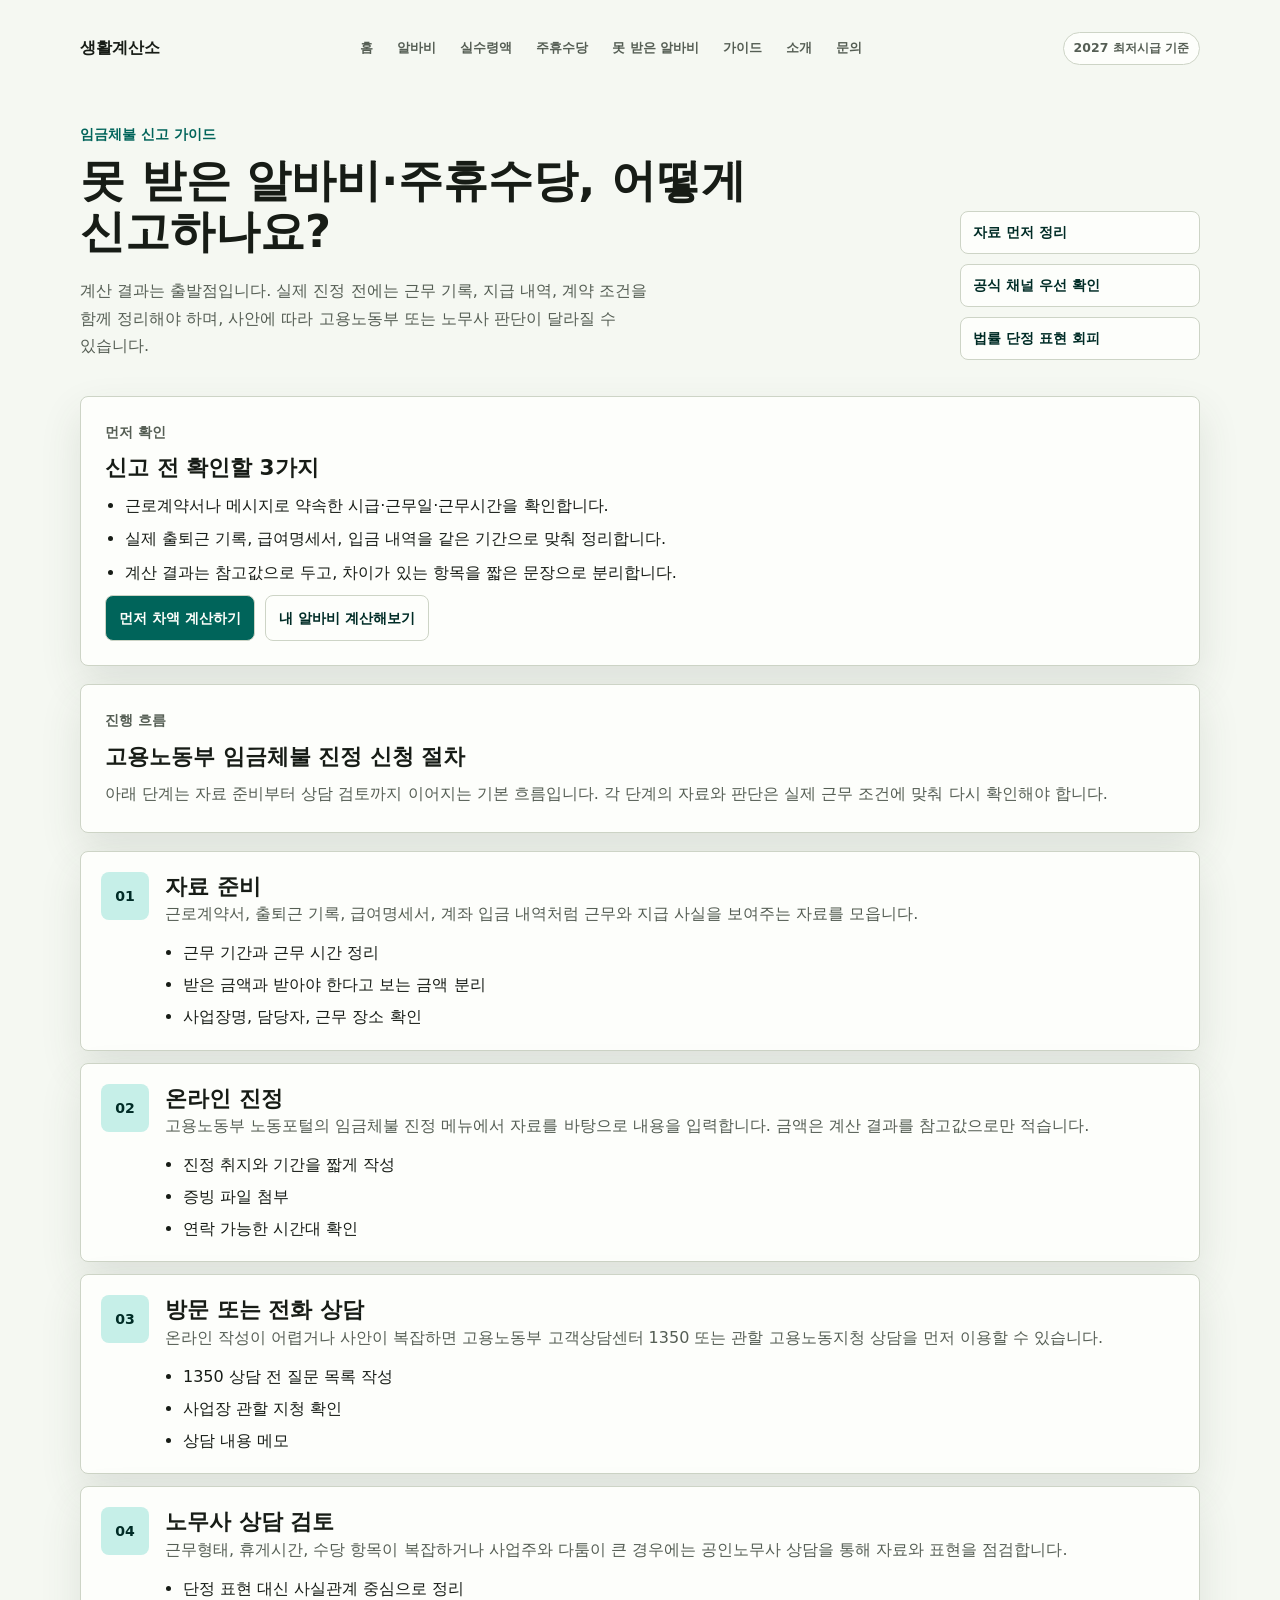
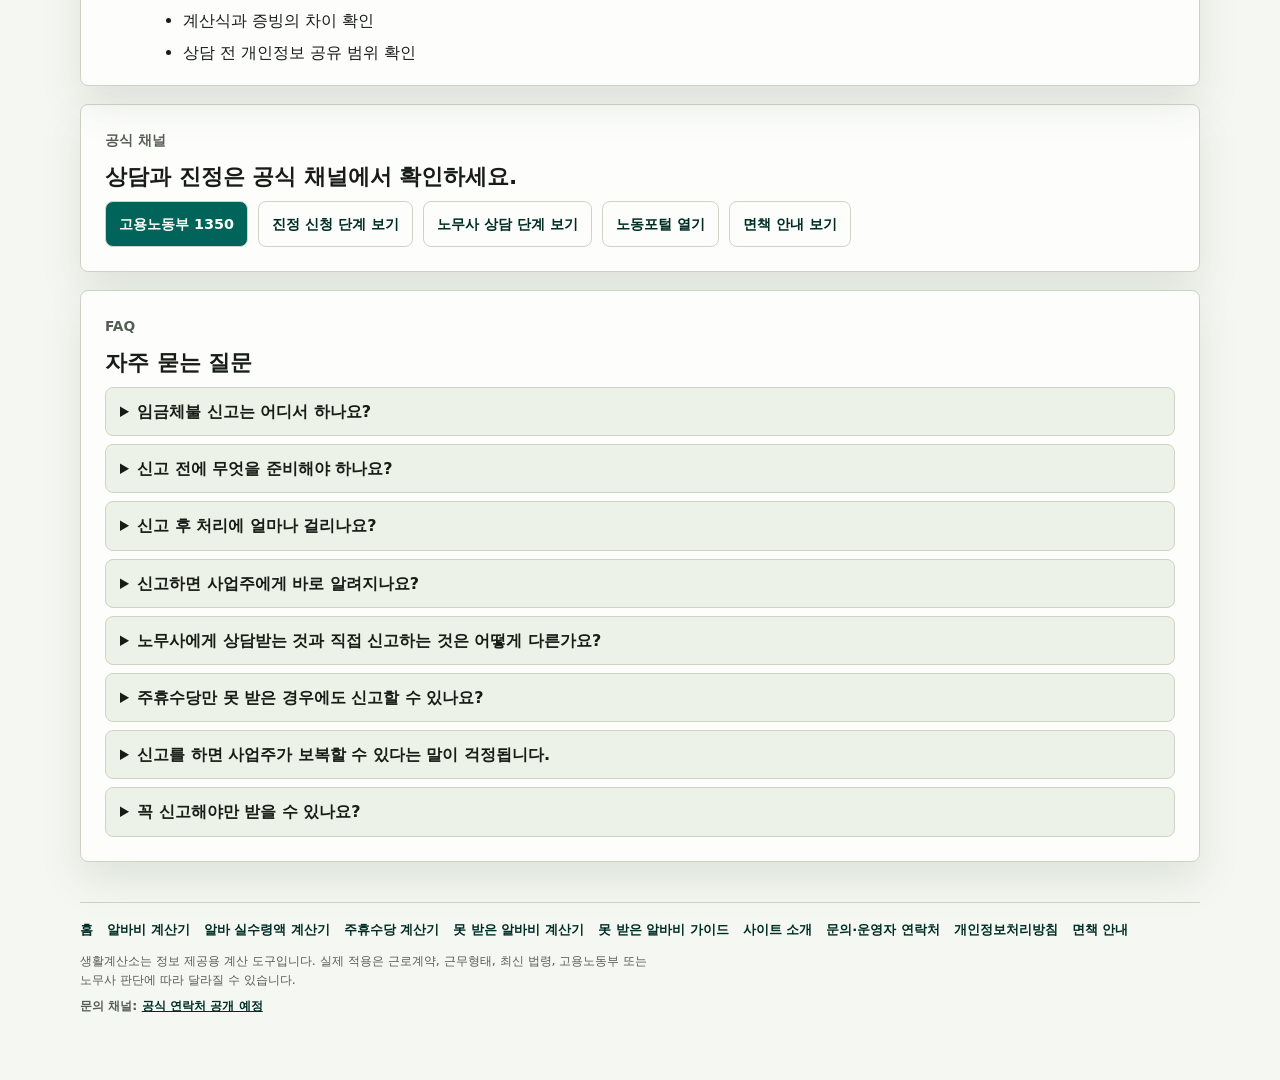
<file: guide/unpaid-wage.html>
<!DOCTYPE html><html lang="ko"><head><meta charSet="utf-8"/><meta name="viewport" content="width=device-width, initial-scale=1"/><link rel="stylesheet" href="/_next/static/css/26e2805e6497c787.css" data-precedence="next"/><link rel="preload" as="script" fetchPriority="low" href="/_next/static/chunks/webpack-f0e457d476ac1796.js"/><script src="/_next/static/chunks/7e3ffef5-c6dc7d1177b3b53a.js" async=""></script><script src="/_next/static/chunks/924-f91557d10760d0ab.js" async=""></script><script src="/_next/static/chunks/main-app-ed9def06b91385a5.js" async=""></script><script src="/_next/static/chunks/902-e402201b2b795897.js" async=""></script><script src="/_next/static/chunks/app/guide/unpaid-wage/page-b0d9197551b0c908.js" async=""></script><script src="/_next/static/chunks/app/layout-4302ff3a8d31d664.js" async=""></script><link rel="preload" href="https://pagead2.googlesyndication.com/pagead/js/adsbygoogle.js?client=ca-pub-5134714780394391" as="script" crossorigin=""/><title>못 받은 알바비 가이드 — 노동부 진정 절차</title><meta name="description" content="고용노동부 임금체불 진정 신청 절차, 필요한 서류, 노무사 상담 안내. 신고 전 확인할 3가지를 단계별로 정리했습니다."/><link rel="canonical" href="https://life-calc.joyslabs.com/guide/unpaid-wage"/><meta property="og:title" content="못 받은 알바비 가이드 — 노동부 진정 절차"/><meta property="og:description" content="고용노동부 임금체불 진정 신청 절차, 필요한 서류, 노무사 상담 안내. 신고 전 확인할 3가지를 단계별로 정리했습니다."/><meta property="og:url" content="https://life-calc.joyslabs.com/guide/unpaid-wage"/><meta property="og:site_name" content="생활계산소"/><meta property="og:locale" content="ko_KR"/><meta property="og:type" content="website"/><meta name="twitter:card" content="summary"/><meta name="twitter:title" content="못 받은 알바비 가이드 — 노동부 진정 절차"/><meta name="twitter:description" content="고용노동부 임금체불 진정 신청 절차, 필요한 서류, 노무사 상담 안내. 신고 전 확인할 3가지를 단계별로 정리했습니다."/><script src="/_next/static/chunks/polyfills-42372ed130431b0a.js" noModule=""></script></head><body><div class="app-shell"><header class="topbar"><a class="brand" href="/">생활계산소</a><nav aria-label="주요 페이지" class="top-nav"><a href="/">홈</a><a href="/calc/alba-pay">알바비</a><a href="/calc/alba-net-pay">실수령액</a><a href="/calc/jubyu">주휴수당</a><a href="/calc/unpaid-wage">못 받은 알바비</a><a href="/guide/unpaid-wage">가이드</a><a href="/about">소개</a><a href="/contact">문의</a></nav><span class="status-pill">2027<!-- --> 최저시급 기준</span></header><main class="page-stack content-page"><script id="unpaid-wage-json-ld" type="application/ld+json">{"@context":"https://schema.org","@graph":[{"@type":"WebSite","@id":"https://life-calc.joyslabs.com/#website","name":"생활계산소","url":"https://life-calc.joyslabs.com","inLanguage":"ko-KR"},{"@type":"HowTo","@id":"https://life-calc.joyslabs.com/guide/unpaid-wage#how-to","name":"고용노동부 임금체불 진정 신청 절차","description":"고용노동부 임금체불 진정 신청 절차, 필요한 서류, 노무사 상담 안내. 신고 전 확인할 3가지를 단계별로 정리했습니다.","url":"https://life-calc.joyslabs.com/guide/unpaid-wage","inLanguage":"ko-KR","step":[{"@type":"HowToStep","position":1,"name":"자료 준비","text":"근로계약서, 출퇴근 기록, 급여명세서, 계좌 입금 내역처럼 근무와 지급 사실을 보여주는 자료를 모읍니다. 근무 기간과 근무 시간 정리 받은 금액과 받아야 한다고 보는 금액 분리 사업장명, 담당자, 근무 장소 확인","url":"https://life-calc.joyslabs.com/guide/unpaid-wage#prep"},{"@type":"HowToStep","position":2,"name":"온라인 진정","text":"고용노동부 노동포털의 임금체불 진정 메뉴에서 자료를 바탕으로 내용을 입력합니다. 금액은 계산 결과를 참고값으로만 적습니다. 진정 취지와 기간을 짧게 작성 증빙 파일 첨부 연락 가능한 시간대 확인","url":"https://life-calc.joyslabs.com/guide/unpaid-wage#online"},{"@type":"HowToStep","position":3,"name":"방문 또는 전화 상담","text":"온라인 작성이 어렵거나 사안이 복잡하면 고용노동부 고객상담센터 1350 또는 관할 고용노동지청 상담을 먼저 이용할 수 있습니다. 1350 상담 전 질문 목록 작성 사업장 관할 지청 확인 상담 내용 메모","url":"https://life-calc.joyslabs.com/guide/unpaid-wage#offline"},{"@type":"HowToStep","position":4,"name":"노무사 상담 검토","text":"근무형태, 휴게시간, 수당 항목이 복잡하거나 사업주와 다툼이 큰 경우에는 공인노무사 상담을 통해 자료와 표현을 점검합니다. 단정 표현 대신 사실관계 중심으로 정리 계산식과 증빙의 차이 확인 상담 전 개인정보 공유 범위 확인","url":"https://life-calc.joyslabs.com/guide/unpaid-wage#lawyer"}]},{"@type":"FAQPage","@id":"https://life-calc.joyslabs.com/guide/unpaid-wage#faq","url":"https://life-calc.joyslabs.com/guide/unpaid-wage#faq","mainEntity":[{"@type":"Question","name":"임금체불 신고는 어디서 하나요?","acceptedAnswer":{"@type":"Answer","text":"고용노동부 노동포털에서 온라인 진정 신청이 가능합니다. 가까운 지방고용노동관서에 방문해 진정서를 제출할 수도 있습니다."}},{"@type":"Question","name":"신고 전에 무엇을 준비해야 하나요?","acceptedAnswer":{"@type":"Answer","text":"근로계약서, 근무 일정·시간 기록, 임금 명세서 또는 입금 내역, 사업장 정보를 미리 정리하면 도움이 됩니다."}},{"@type":"Question","name":"신고 후 처리에 얼마나 걸리나요?","acceptedAnswer":{"@type":"Answer","text":"사안과 지청 업무량에 따라 다르며, 단정적인 기간을 약속하기는 어렵습니다. 일반적으로 수 주에서 수 개월이 걸리는 사례가 보고됩니다."}},{"@type":"Question","name":"신고하면 사업주에게 바로 알려지나요?","acceptedAnswer":{"@type":"Answer","text":"진정 절차상 사업주에게 출석·답변 요청이 가는 단계가 있습니다. 익명 신고와는 다른 절차이므로 진행 방식을 미리 확인하세요."}},{"@type":"Question","name":"노무사에게 상담받는 것과 직접 신고하는 것은 어떻게 다른가요?","acceptedAnswer":{"@type":"Answer","text":"직접 진정은 비용이 들지 않지만 자료 준비를 본인이 합니다. 노무사 상담은 비용이 발생할 수 있으나 사안 정리·대응에 도움될 수 있습니다. 사안과 노무사에 따라 비용이 다릅니다."}},{"@type":"Question","name":"주휴수당만 못 받은 경우에도 신고할 수 있나요?","acceptedAnswer":{"@type":"Answer","text":"임금체불에 해당할 수 있어 진정 대상이 될 수 있습니다. 다만 조건 충족 여부에 따라 결과가 달라집니다."}},{"@type":"Question","name":"신고를 하면 사업주가 보복할 수 있다는 말이 걱정됩니다.","acceptedAnswer":{"@type":"Answer","text":"근로기준법은 신고를 이유로 한 불이익 처우를 금지하고 있습니다. 실제 상황에서 어려움이 있다면 노무사 또는 고용노동부 상담 1350을 통해 대응 방법을 확인하세요."}},{"@type":"Question","name":"꼭 신고해야만 받을 수 있나요?","acceptedAnswer":{"@type":"Answer","text":"사업주가 자율적으로 지급하는 사례도 있습니다. 신고 전에 정중한 서면 요구를 먼저 시도해 보는 것도 한 방법입니다."}}]}]}</script><section class="hero-surface guide-hero" aria-labelledby="main-title"><div><p class="eyebrow">임금체불 신고 가이드</p><h1 id="main-title">못 받은 알바비·주휴수당, 어떻게 신고하나요?</h1><p class="lede">계산 결과는 출발점입니다. 실제 진정 전에는 근무 기록, 지급 내역, 계약 조건을 함께 정리해야 하며, 사안에 따라 고용노동부 또는 노무사 판단이 달라질 수 있습니다.</p></div><ul class="trust-list" aria-label="가이드 원칙"><li>자료 먼저 정리</li><li>공식 채널 우선 확인</li><li>법률 단정 표현 회피</li></ul></section><section class="content-panel" aria-labelledby="minimum-wage-title" id="minimum-wage-check"><p class="eyebrow">먼저 확인</p><h2 id="minimum-wage-title">신고 전 확인할 3가지</h2><ul class="plain-check-list"><li>근로계약서나 메시지로 약속한 시급·근무일·근무시간을 확인합니다.</li><li>실제 출퇴근 기록, 급여명세서, 입금 내역을 같은 기간으로 맞춰 정리합니다.</li><li>계산 결과는 참고값으로 두고, 차이가 있는 항목을 짧은 문장으로 분리합니다.</li></ul><div class="inline-actions"><a href="/calc/unpaid-wage">먼저 차액 계산하기</a><a href="/calc/alba-pay">내 알바비 계산해보기</a></div></section><section class="content-panel" aria-labelledby="guide-overview"><p class="eyebrow">진행 흐름</p><h2 id="guide-overview">고용노동부 임금체불 진정 신청 절차</h2><p>아래 단계는 자료 준비부터 상담 검토까지 이어지는 기본 흐름입니다. 각 단계의 자료와 판단은 실제 근무 조건에 맞춰 다시 확인해야 합니다.</p></section><section class="step-list" aria-label="임금체불 신고 준비 단계"><article class="step-item" data-guide-step="prep" data-track-section="guide_step" id="prep"><div class="step-number" aria-hidden="true">01</div><div><h2>자료 준비</h2><p>근로계약서, 출퇴근 기록, 급여명세서, 계좌 입금 내역처럼 근무와 지급 사실을 보여주는 자료를 모읍니다.</p><ul><li>근무 기간과 근무 시간 정리</li><li>받은 금액과 받아야 한다고 보는 금액 분리</li><li>사업장명, 담당자, 근무 장소 확인</li></ul></div></article><article class="step-item" data-guide-step="online" data-track-section="guide_step" id="online"><span aria-hidden="true" class="anchor-target" id="report-guide"></span><div class="step-number" aria-hidden="true">02</div><div><h2>온라인 진정</h2><p>고용노동부 노동포털의 임금체불 진정 메뉴에서 자료를 바탕으로 내용을 입력합니다. 금액은 계산 결과를 참고값으로만 적습니다.</p><ul><li>진정 취지와 기간을 짧게 작성</li><li>증빙 파일 첨부</li><li>연락 가능한 시간대 확인</li></ul></div></article><article class="step-item" data-guide-step="offline" data-track-section="guide_step" id="offline"><div class="step-number" aria-hidden="true">03</div><div><h2>방문 또는 전화 상담</h2><p>온라인 작성이 어렵거나 사안이 복잡하면 고용노동부 고객상담센터 1350 또는 관할 고용노동지청 상담을 먼저 이용할 수 있습니다.</p><ul><li>1350 상담 전 질문 목록 작성</li><li>사업장 관할 지청 확인</li><li>상담 내용 메모</li></ul></div></article><article class="step-item" data-guide-step="lawyer" data-track-section="guide_step" id="lawyer"><span aria-hidden="true" class="anchor-target" id="labor-advice"></span><div class="step-number" aria-hidden="true">04</div><div><h2>노무사 상담 검토</h2><p>근무형태, 휴게시간, 수당 항목이 복잡하거나 사업주와 다툼이 큰 경우에는 공인노무사 상담을 통해 자료와 표현을 점검합니다.</p><ul><li>단정 표현 대신 사실관계 중심으로 정리</li><li>계산식과 증빙의 차이 확인</li><li>상담 전 개인정보 공유 범위 확인</li></ul></div></article></section><section class="content-panel link-panel" aria-labelledby="official-links"><p class="eyebrow">공식 채널</p><h2 id="official-links">상담과 진정은 공식 채널에서 확인하세요.</h2><div class="inline-actions"><a href="tel:1350" id="contact-1350">고용노동부 1350</a><a href="#report-guide">진정 신청 단계 보기</a><a href="#labor-advice">노무사 상담 단계 보기</a><a href="https://labor.moel.go.kr/" rel="noreferrer" target="_blank">노동포털 열기</a><a href="/about/disclaimer">면책 안내 보기</a></div></section><section class="faq-shell" aria-labelledby="faq-title" data-faq-container="unpaid-wage" id="faq"><p class="eyebrow">FAQ</p><h2 id="faq-title">자주 묻는 질문</h2><div class="faq-list"><details><summary>임금체불 신고는 어디서 하나요?</summary><p>고용노동부 노동포털에서 온라인 진정 신청이 가능합니다. 가까운 지방고용노동관서에 방문해 진정서를 제출할 수도 있습니다.</p></details><details><summary>신고 전에 무엇을 준비해야 하나요?</summary><p>근로계약서, 근무 일정·시간 기록, 임금 명세서 또는 입금 내역, 사업장 정보를 미리 정리하면 도움이 됩니다.</p></details><details><summary>신고 후 처리에 얼마나 걸리나요?</summary><p>사안과 지청 업무량에 따라 다르며, 단정적인 기간을 약속하기는 어렵습니다. 일반적으로 수 주에서 수 개월이 걸리는 사례가 보고됩니다.</p></details><details><summary>신고하면 사업주에게 바로 알려지나요?</summary><p>진정 절차상 사업주에게 출석·답변 요청이 가는 단계가 있습니다. 익명 신고와는 다른 절차이므로 진행 방식을 미리 확인하세요.</p></details><details><summary>노무사에게 상담받는 것과 직접 신고하는 것은 어떻게 다른가요?</summary><p>직접 진정은 비용이 들지 않지만 자료 준비를 본인이 합니다. 노무사 상담은 비용이 발생할 수 있으나 사안 정리·대응에 도움될 수 있습니다. 사안과 노무사에 따라 비용이 다릅니다.</p></details><details><summary>주휴수당만 못 받은 경우에도 신고할 수 있나요?</summary><p>임금체불에 해당할 수 있어 진정 대상이 될 수 있습니다. 다만 조건 충족 여부에 따라 결과가 달라집니다.<a class="faq-inline-link" href="/calc/jubyu">먼저 주휴수당 계산하기</a></p></details><details><summary>신고를 하면 사업주가 보복할 수 있다는 말이 걱정됩니다.</summary><p>근로기준법은 신고를 이유로 한 불이익 처우를 금지하고 있습니다. 실제 상황에서 어려움이 있다면 노무사 또는 고용노동부 상담 1350을 통해 대응 방법을 확인하세요.</p></details><details><summary>꼭 신고해야만 받을 수 있나요?</summary><p>사업주가 자율적으로 지급하는 사례도 있습니다. 신고 전에 정중한 서면 요구를 먼저 시도해 보는 것도 한 방법입니다.</p></details></div></section></main><footer class="site-footer"><nav aria-label="푸터 페이지 링크" class="footer-links"><a href="/">홈</a><a href="/calc/alba-pay">알바비 계산기</a><a href="/calc/alba-net-pay">알바 실수령액 계산기</a><a href="/calc/jubyu">주휴수당 계산기</a><a href="/calc/unpaid-wage">못 받은 알바비 계산기</a><a href="/guide/unpaid-wage">못 받은 알바비 가이드</a><a href="/about">사이트 소개</a><a href="/contact">문의·운영자 연락처</a><a href="/privacy">개인정보처리방침</a><a href="/about/disclaimer">면책 안내</a></nav><p>생활계산소는 정보 제공용 계산 도구입니다. 실제 적용은 근로계약, 근무형태, 최신 법령, 고용노동부 또는 노무사 판단에 따라 달라질 수 있습니다.</p><p class="footer-contact">문의 채널: <a href="/contact">공식 연락처 공개 예정</a></p></footer></div><script src="/_next/static/chunks/webpack-f0e457d476ac1796.js" async=""></script><script>(self.__next_f=self.__next_f||[]).push([0]);self.__next_f.push([2,null])</script><script>self.__next_f.push([1,"1:HL[\"/_next/static/css/26e2805e6497c787.css\",\"style\"]\n"])</script><script>self.__next_f.push([1,"2:I[11,[],\"\"]\n5:I[9035,[\"902\",\"static/chunks/902-e402201b2b795897.js\",\"50\",\"static/chunks/app/guide/unpaid-wage/page-b0d9197551b0c908.js\"],\"GuideStepTracker\"]\n6:I[1902,[\"902\",\"static/chunks/902-e402201b2b795897.js\",\"50\",\"static/chunks/app/guide/unpaid-wage/page-b0d9197551b0c908.js\"],\"\"]\n7:I[3575,[\"902\",\"static/chunks/902-e402201b2b795897.js\",\"50\",\"static/chunks/app/guide/unpaid-wage/page-b0d9197551b0c908.js\"],\"TrackedExternalLink\"]\n8:I[7192,[\"902\",\"static/chunks/902-e402201b2b795897.js\",\"50\",\"static/chunks/app/guide/unpaid-wage/page-b0d9197551b0c908.js\"],\"TrackedButtonLink\"]\n9:I[4668,[\"902\",\"static/chunks/902-e402201b2b795897.js\",\"50\",\"static/chunks/app/guide/unpaid-wage/page-b0d9197551b0c908.js\"],\"TrackedFaq\"]\na:I[1212,[],\"\"]\nb:I[9387,[],\"\"]\nc:I[3651,[\"902\",\"static/chunks/902-e402201b2b795897.js\",\"185\",\"static/chunks/app/layout-4302ff3a8d31d664.js\"],\"\"]\nd:I[2589,[\"902\",\"static/chunks/902-e402201b2b795897.js\",\"185\",\"static/chunks/app/layout-4302ff3a8d31d664.js\"],\"RouteAnalytics\"]\ne:I[7352,[\"902\",\"static/chunks/902-e402201b2b795897.js\",\"185\",\"static/chunks/app/layout-4302ff3a8d31d664.js\"],\"EntrySourceLink\"]\n10:I[8301,[],\"\"]\n4:T1348,"])</script><script>self.__next_f.push([1,"{\"@context\":\"https://schema.org\",\"@graph\":[{\"@type\":\"WebSite\",\"@id\":\"https://life-calc.joyslabs.com/#website\",\"name\":\"생활계산소\",\"url\":\"https://life-calc.joyslabs.com\",\"inLanguage\":\"ko-KR\"},{\"@type\":\"HowTo\",\"@id\":\"https://life-calc.joyslabs.com/guide/unpaid-wage#how-to\",\"name\":\"고용노동부 임금체불 진정 신청 절차\",\"description\":\"고용노동부 임금체불 진정 신청 절차, 필요한 서류, 노무사 상담 안내. 신고 전 확인할 3가지를 단계별로 정리했습니다.\",\"url\":\"https://life-calc.joyslabs.com/guide/unpaid-wage\",\"inLanguage\":\"ko-KR\",\"step\":[{\"@type\":\"HowToStep\",\"position\":1,\"name\":\"자료 준비\",\"text\":\"근로계약서, 출퇴근 기록, 급여명세서, 계좌 입금 내역처럼 근무와 지급 사실을 보여주는 자료를 모읍니다. 근무 기간과 근무 시간 정리 받은 금액과 받아야 한다고 보는 금액 분리 사업장명, 담당자, 근무 장소 확인\",\"url\":\"https://life-calc.joyslabs.com/guide/unpaid-wage#prep\"},{\"@type\":\"HowToStep\",\"position\":2,\"name\":\"온라인 진정\",\"text\":\"고용노동부 노동포털의 임금체불 진정 메뉴에서 자료를 바탕으로 내용을 입력합니다. 금액은 계산 결과를 참고값으로만 적습니다. 진정 취지와 기간을 짧게 작성 증빙 파일 첨부 연락 가능한 시간대 확인\",\"url\":\"https://life-calc.joyslabs.com/guide/unpaid-wage#online\"},{\"@type\":\"HowToStep\",\"position\":3,\"name\":\"방문 또는 전화 상담\",\"text\":\"온라인 작성이 어렵거나 사안이 복잡하면 고용노동부 고객상담센터 1350 또는 관할 고용노동지청 상담을 먼저 이용할 수 있습니다. 1350 상담 전 질문 목록 작성 사업장 관할 지청 확인 상담 내용 메모\",\"url\":\"https://life-calc.joyslabs.com/guide/unpaid-wage#offline\"},{\"@type\":\"HowToStep\",\"position\":4,\"name\":\"노무사 상담 검토\",\"text\":\"근무형태, 휴게시간, 수당 항목이 복잡하거나 사업주와 다툼이 큰 경우에는 공인노무사 상담을 통해 자료와 표현을 점검합니다. 단정 표현 대신 사실관계 중심으로 정리 계산식과 증빙의 차이 확인 상담 전 개인정보 공유 범위 확인\",\"url\":\"https://life-calc.joyslabs.com/guide/unpaid-wage#lawyer\"}]},{\"@type\":\"FAQPage\",\"@id\":\"https://life-calc.joyslabs.com/guide/unpaid-wage#faq\",\"url\":\"https://life-calc.joyslabs.com/guide/unpaid-wage#faq\",\"mainEntity\":[{\"@type\":\"Question\",\"name\":\"임금체불 신고는 어디서 하나요?\",\"acceptedAnswer\":{\"@type\":\"Answer\",\"text\":\"고용노동부 노동포털에서 온라인 진정 신청이 가능합니다. 가까운 지방고용노동관서에 방문해 진정서를 제출할 수도 있습니다.\"}},{\"@type\":\"Question\",\"name\":\"신고 전에 무엇을 준비해야 하나요?\",\"acceptedAnswer\":{\"@type\":\"Answer\",\"text\":\"근로계약서, 근무 일정·시간 기록, 임금 명세서 또는 입금 내역, 사업장 정보를 미리 정리하면 도움이 됩니다.\"}},{\"@type\":\"Question\",\"name\":\"신고 후 처리에 얼마나 걸리나요?\",\"acceptedAnswer\":{\"@type\":\"Answer\",\"text\":\"사안과 지청 업무량에 따라 다르며, 단정적인 기간을 약속하기는 어렵습니다. 일반적으로 수 주에서 수 개월이 걸리는 사례가 보고됩니다.\"}},{\"@type\":\"Question\",\"name\":\"신고하면 사업주에게 바로 알려지나요?\",\"acceptedAnswer\":{\"@type\":\"Answer\",\"text\":\"진정 절차상 사업주에게 출석·답변 요청이 가는 단계가 있습니다. 익명 신고와는 다른 절차이므로 진행 방식을 미리 확인하세요.\"}},{\"@type\":\"Question\",\"name\":\"노무사에게 상담받는 것과 직접 신고하는 것은 어떻게 다른가요?\",\"acceptedAnswer\":{\"@type\":\"Answer\",\"text\":\"직접 진정은 비용이 들지 않지만 자료 준비를 본인이 합니다. 노무사 상담은 비용이 발생할 수 있으나 사안 정리·대응에 도움될 수 있습니다. 사안과 노무사에 따라 비용이 다릅니다.\"}},{\"@type\":\"Question\",\"name\":\"주휴수당만 못 받은 경우에도 신고할 수 있나요?\",\"acceptedAnswer\":{\"@type\":\"Answer\",\"text\":\"임금체불에 해당할 수 있어 진정 대상이 될 수 있습니다. 다만 조건 충족 여부에 따라 결과가 달라집니다.\"}},{\"@type\":\"Question\",\"name\":\"신고를 하면 사업주가 보복할 수 있다는 말이 걱정됩니다.\",\"acceptedAnswer\":{\"@type\":\"Answer\",\"text\":\"근로기준법은 신고를 이유로 한 불이익 처우를 금지하고 있습니다. 실제 상황에서 어려움이 있다면 노무사 또는 고용노동부 상담 1350을 통해 대응 방법을 확인하세요.\"}},{\"@type\":\"Question\",\"name\":\"꼭 신고해야만 받을 수 있나요?\",\"acceptedAnswer\":{\"@type\":\"Answer\",\"text\":\"사업주가 자율적으로 지급하는 사례도 있습니다. 신고 전에 정중한 서면 요구를 먼저 시도해 보는 것도 한 방법입니다.\"}}]}]}"])</script><script>self.__next_f.push([1,"11:[]\n"])</script><script>self.__next_f.push([1,"0:[\"$\",\"$L2\",null,{\"buildId\":\"NXsN9KUbFb2S3NQw-OZtS\",\"assetPrefix\":\"\",\"urlParts\":[\"\",\"guide\",\"unpaid-wage\"],\"initialTree\":[\"\",{\"children\":[\"guide\",{\"children\":[\"unpaid-wage\",{\"children\":[\"__PAGE__\",{}]}]}]},\"$undefined\",\"$undefined\",true],\"initialSeedData\":[\"\",{\"children\":[\"guide\",{\"children\":[\"unpaid-wage\",{\"children\":[\"__PAGE__\",{},[[\"$L3\",[\"$\",\"main\",null,{\"className\":\"page-stack content-page\",\"children\":[[\"$\",\"script\",null,{\"id\":\"unpaid-wage-json-ld\",\"type\":\"application/ld+json\",\"dangerouslySetInnerHTML\":{\"__html\":\"$4\"}}],[\"$\",\"$L5\",null,{}],[\"$\",\"section\",null,{\"className\":\"hero-surface guide-hero\",\"aria-labelledby\":\"main-title\",\"children\":[[\"$\",\"div\",null,{\"children\":[[\"$\",\"p\",null,{\"className\":\"eyebrow\",\"children\":\"임금체불 신고 가이드\"}],[\"$\",\"h1\",null,{\"id\":\"main-title\",\"children\":\"못 받은 알바비·주휴수당, 어떻게 신고하나요?\"}],[\"$\",\"p\",null,{\"className\":\"lede\",\"children\":\"계산 결과는 출발점입니다. 실제 진정 전에는 근무 기록, 지급 내역, 계약 조건을 함께 정리해야 하며, 사안에 따라 고용노동부 또는 노무사 판단이 달라질 수 있습니다.\"}]]}],[\"$\",\"ul\",null,{\"className\":\"trust-list\",\"aria-label\":\"가이드 원칙\",\"children\":[[\"$\",\"li\",null,{\"children\":\"자료 먼저 정리\"}],[\"$\",\"li\",null,{\"children\":\"공식 채널 우선 확인\"}],[\"$\",\"li\",null,{\"children\":\"법률 단정 표현 회피\"}]]}]]}],[\"$\",\"section\",null,{\"className\":\"content-panel\",\"aria-labelledby\":\"minimum-wage-title\",\"id\":\"minimum-wage-check\",\"children\":[[\"$\",\"p\",null,{\"className\":\"eyebrow\",\"children\":\"먼저 확인\"}],[\"$\",\"h2\",null,{\"id\":\"minimum-wage-title\",\"children\":\"신고 전 확인할 3가지\"}],[\"$\",\"ul\",null,{\"className\":\"plain-check-list\",\"children\":[[\"$\",\"li\",null,{\"children\":\"근로계약서나 메시지로 약속한 시급·근무일·근무시간을 확인합니다.\"}],[\"$\",\"li\",null,{\"children\":\"실제 출퇴근 기록, 급여명세서, 입금 내역을 같은 기간으로 맞춰 정리합니다.\"}],[\"$\",\"li\",null,{\"children\":\"계산 결과는 참고값으로 두고, 차이가 있는 항목을 짧은 문장으로 분리합니다.\"}]]}],[\"$\",\"div\",null,{\"className\":\"inline-actions\",\"children\":[[\"$\",\"$L6\",null,{\"href\":\"/calc/unpaid-wage\",\"children\":\"먼저 차액 계산하기\"}],[\"$\",\"$L6\",null,{\"href\":\"/calc/alba-pay\",\"children\":\"내 알바비 계산해보기\"}]]}]]}],[\"$\",\"section\",null,{\"className\":\"content-panel\",\"aria-labelledby\":\"guide-overview\",\"children\":[[\"$\",\"p\",null,{\"className\":\"eyebrow\",\"children\":\"진행 흐름\"}],[\"$\",\"h2\",null,{\"id\":\"guide-overview\",\"children\":\"고용노동부 임금체불 진정 신청 절차\"}],[\"$\",\"p\",null,{\"children\":\"아래 단계는 자료 준비부터 상담 검토까지 이어지는 기본 흐름입니다. 각 단계의 자료와 판단은 실제 근무 조건에 맞춰 다시 확인해야 합니다.\"}]]}],[\"$\",\"section\",null,{\"className\":\"step-list\",\"aria-label\":\"임금체불 신고 준비 단계\",\"children\":[[\"$\",\"article\",\"prep\",{\"className\":\"step-item\",\"data-guide-step\":\"prep\",\"data-track-section\":\"guide_step\",\"id\":\"prep\",\"children\":[null,null,[\"$\",\"div\",null,{\"className\":\"step-number\",\"aria-hidden\":\"true\",\"children\":\"01\"}],[\"$\",\"div\",null,{\"children\":[[\"$\",\"h2\",null,{\"children\":\"자료 준비\"}],[\"$\",\"p\",null,{\"children\":\"근로계약서, 출퇴근 기록, 급여명세서, 계좌 입금 내역처럼 근무와 지급 사실을 보여주는 자료를 모읍니다.\"}],[\"$\",\"ul\",null,{\"children\":[[\"$\",\"li\",\"근무 기간과 근무 시간 정리\",{\"children\":\"근무 기간과 근무 시간 정리\"}],[\"$\",\"li\",\"받은 금액과 받아야 한다고 보는 금액 분리\",{\"children\":\"받은 금액과 받아야 한다고 보는 금액 분리\"}],[\"$\",\"li\",\"사업장명, 담당자, 근무 장소 확인\",{\"children\":\"사업장명, 담당자, 근무 장소 확인\"}]]}]]}]]}],[\"$\",\"article\",\"online\",{\"className\":\"step-item\",\"data-guide-step\":\"online\",\"data-track-section\":\"guide_step\",\"id\":\"online\",\"children\":[[\"$\",\"span\",null,{\"aria-hidden\":\"true\",\"className\":\"anchor-target\",\"id\":\"report-guide\"}],null,[\"$\",\"div\",null,{\"className\":\"step-number\",\"aria-hidden\":\"true\",\"children\":\"02\"}],[\"$\",\"div\",null,{\"children\":[[\"$\",\"h2\",null,{\"children\":\"온라인 진정\"}],[\"$\",\"p\",null,{\"children\":\"고용노동부 노동포털의 임금체불 진정 메뉴에서 자료를 바탕으로 내용을 입력합니다. 금액은 계산 결과를 참고값으로만 적습니다.\"}],[\"$\",\"ul\",null,{\"children\":[[\"$\",\"li\",\"진정 취지와 기간을 짧게 작성\",{\"children\":\"진정 취지와 기간을 짧게 작성\"}],[\"$\",\"li\",\"증빙 파일 첨부\",{\"children\":\"증빙 파일 첨부\"}],[\"$\",\"li\",\"연락 가능한 시간대 확인\",{\"children\":\"연락 가능한 시간대 확인\"}]]}]]}]]}],[\"$\",\"article\",\"offline\",{\"className\":\"step-item\",\"data-guide-step\":\"offline\",\"data-track-section\":\"guide_step\",\"id\":\"offline\",\"children\":[null,null,[\"$\",\"div\",null,{\"className\":\"step-number\",\"aria-hidden\":\"true\",\"children\":\"03\"}],[\"$\",\"div\",null,{\"children\":[[\"$\",\"h2\",null,{\"children\":\"방문 또는 전화 상담\"}],[\"$\",\"p\",null,{\"children\":\"온라인 작성이 어렵거나 사안이 복잡하면 고용노동부 고객상담센터 1350 또는 관할 고용노동지청 상담을 먼저 이용할 수 있습니다.\"}],[\"$\",\"ul\",null,{\"children\":[[\"$\",\"li\",\"1350 상담 전 질문 목록 작성\",{\"children\":\"1350 상담 전 질문 목록 작성\"}],[\"$\",\"li\",\"사업장 관할 지청 확인\",{\"children\":\"사업장 관할 지청 확인\"}],[\"$\",\"li\",\"상담 내용 메모\",{\"children\":\"상담 내용 메모\"}]]}]]}]]}],[\"$\",\"article\",\"lawyer\",{\"className\":\"step-item\",\"data-guide-step\":\"lawyer\",\"data-track-section\":\"guide_step\",\"id\":\"lawyer\",\"children\":[null,[\"$\",\"span\",null,{\"aria-hidden\":\"true\",\"className\":\"anchor-target\",\"id\":\"labor-advice\"}],[\"$\",\"div\",null,{\"className\":\"step-number\",\"aria-hidden\":\"true\",\"children\":\"04\"}],[\"$\",\"div\",null,{\"children\":[[\"$\",\"h2\",null,{\"children\":\"노무사 상담 검토\"}],[\"$\",\"p\",null,{\"children\":\"근무형태, 휴게시간, 수당 항목이 복잡하거나 사업주와 다툼이 큰 경우에는 공인노무사 상담을 통해 자료와 표현을 점검합니다.\"}],[\"$\",\"ul\",null,{\"children\":[[\"$\",\"li\",\"단정 표현 대신 사실관계 중심으로 정리\",{\"children\":\"단정 표현 대신 사실관계 중심으로 정리\"}],[\"$\",\"li\",\"계산식과 증빙의 차이 확인\",{\"children\":\"계산식과 증빙의 차이 확인\"}],[\"$\",\"li\",\"상담 전 개인정보 공유 범위 확인\",{\"children\":\"상담 전 개인정보 공유 범위 확인\"}]]}]]}]]}]]}],[\"$\",\"section\",null,{\"className\":\"content-panel link-panel\",\"aria-labelledby\":\"official-links\",\"children\":[[\"$\",\"p\",null,{\"className\":\"eyebrow\",\"children\":\"공식 채널\"}],[\"$\",\"h2\",null,{\"id\":\"official-links\",\"children\":\"상담과 진정은 공식 채널에서 확인하세요.\"}],[\"$\",\"div\",null,{\"className\":\"inline-actions\",\"children\":[[\"$\",\"$L7\",null,{\"buttonId\":\"guide_consult_1350_anchor\",\"href\":\"tel:1350\",\"id\":\"contact-1350\",\"linkKind\":\"moel_1350\",\"position\":1,\"variant\":\"guide_inline\",\"children\":\"고용노동부 1350\"}],[\"$\",\"$L8\",null,{\"buttonId\":\"guide_report_anchor\",\"href\":\"#report-guide\",\"position\":2,\"variant\":\"guide_inline\",\"children\":\"진정 신청 단계 보기\"}],[\"$\",\"$L8\",null,{\"buttonId\":\"guide_consult_labor_anchor\",\"href\":\"#labor-advice\",\"position\":3,\"variant\":\"guide_inline\",\"children\":\"노무사 상담 단계 보기\"}],[\"$\",\"$L7\",null,{\"buttonId\":\"guide_external_moel\",\"href\":\"https://labor.moel.go.kr/\",\"linkKind\":\"labor_portal\",\"position\":4,\"rel\":\"noreferrer\",\"target\":\"_blank\",\"variant\":\"guide_inline\",\"children\":\"노동포털 열기\"}],[\"$\",\"$L6\",null,{\"href\":\"/about/disclaimer\",\"children\":\"면책 안내 보기\"}]]}]]}],[\"$\",\"$L9\",null,{\"items\":[{\"question\":\"임금체불 신고는 어디서 하나요?\",\"answer\":\"고용노동부 노동포털에서 온라인 진정 신청이 가능합니다. 가까운 지방고용노동관서에 방문해 진정서를 제출할 수도 있습니다.\"},{\"question\":\"신고 전에 무엇을 준비해야 하나요?\",\"answer\":\"근로계약서, 근무 일정·시간 기록, 임금 명세서 또는 입금 내역, 사업장 정보를 미리 정리하면 도움이 됩니다.\"},{\"question\":\"신고 후 처리에 얼마나 걸리나요?\",\"answer\":\"사안과 지청 업무량에 따라 다르며, 단정적인 기간을 약속하기는 어렵습니다. 일반적으로 수 주에서 수 개월이 걸리는 사례가 보고됩니다.\"},{\"question\":\"신고하면 사업주에게 바로 알려지나요?\",\"answer\":\"진정 절차상 사업주에게 출석·답변 요청이 가는 단계가 있습니다. 익명 신고와는 다른 절차이므로 진행 방식을 미리 확인하세요.\"},{\"question\":\"노무사에게 상담받는 것과 직접 신고하는 것은 어떻게 다른가요?\",\"answer\":\"직접 진정은 비용이 들지 않지만 자료 준비를 본인이 합니다. 노무사 상담은 비용이 발생할 수 있으나 사안 정리·대응에 도움될 수 있습니다. 사안과 노무사에 따라 비용이 다릅니다.\"},{\"question\":\"주휴수당만 못 받은 경우에도 신고할 수 있나요?\",\"answer\":\"임금체불에 해당할 수 있어 진정 대상이 될 수 있습니다. 다만 조건 충족 여부에 따라 결과가 달라집니다.\",\"links\":[{\"href\":\"/calc/jubyu\",\"label\":\"먼저 주휴수당 계산하기\"}]},{\"question\":\"신고를 하면 사업주가 보복할 수 있다는 말이 걱정됩니다.\",\"answer\":\"근로기준법은 신고를 이유로 한 불이익 처우를 금지하고 있습니다. 실제 상황에서 어려움이 있다면 노무사 또는 고용노동부 상담 1350을 통해 대응 방법을 확인하세요.\"},{\"question\":\"꼭 신고해야만 받을 수 있나요?\",\"answer\":\"사업주가 자율적으로 지급하는 사례도 있습니다. 신고 전에 정중한 서면 요구를 먼저 시도해 보는 것도 한 방법입니다.\"}],\"page\":\"unpaid-wage\"}]]}],null],null],null]},[null,[\"$\",\"$La\",null,{\"parallelRouterKey\":\"children\",\"segmentPath\":[\"children\",\"guide\",\"children\",\"unpaid-wage\",\"children\"],\"error\":\"$undefined\",\"errorStyles\":\"$undefined\",\"errorScripts\":\"$undefined\",\"template\":[\"$\",\"$Lb\",null,{}],\"templateStyles\":\"$undefined\",\"templateScripts\":\"$undefined\",\"notFound\":\"$undefined\",\"notFoundStyles\":\"$undefined\"}]],null]},[null,[\"$\",\"$La\",null,{\"parallelRouterKey\":\"children\",\"segmentPath\":[\"children\",\"guide\",\"children\"],\"error\":\"$undefined\",\"errorStyles\":\"$undefined\",\"errorScripts\":\"$undefined\",\"template\":[\"$\",\"$Lb\",null,{}],\"templateStyles\":\"$undefined\",\"templateScripts\":\"$undefined\",\"notFound\":\"$undefined\",\"notFoundStyles\":\"$undefined\"}]],null]},[[[[\"$\",\"link\",\"0\",{\"rel\":\"stylesheet\",\"href\":\"/_next/static/css/26e2805e6497c787.css\",\"precedence\":\"next\",\"crossOrigin\":\"$undefined\"}]],[\"$\",\"html\",null,{\"lang\":\"ko\",\"children\":[\"$\",\"body\",null,{\"children\":[null,[\"$\",\"$Lc\",null,{\"async\":true,\"crossOrigin\":\"anonymous\",\"id\":\"adsense-script\",\"src\":\"https://pagead2.googlesyndication.com/pagead/js/adsbygoogle.js?client=ca-pub-5134714780394391\",\"strategy\":\"afterInteractive\"}],[\"$\",\"$Ld\",null,{}],[\"$\",\"div\",null,{\"className\":\"app-shell\",\"children\":[[\"$\",\"header\",null,{\"className\":\"topbar\",\"children\":[[\"$\",\"$L6\",null,{\"className\":\"brand\",\"href\":\"/\",\"children\":\"생활계산소\"}],[\"$\",\"nav\",null,{\"aria-label\":\"주요 페이지\",\"className\":\"top-nav\",\"children\":[[\"$\",\"$Le\",\"/\",{\"href\":\"/\",\"source\":\"top_bar\",\"children\":\"홈\"}],[\"$\",\"$Le\",\"/calc/alba-pay\",{\"href\":\"/calc/alba-pay\",\"source\":\"top_bar\",\"children\":\"알바비\"}],[\"$\",\"$Le\",\"/calc/alba-net-pay\",{\"href\":\"/calc/alba-net-pay\",\"source\":\"top_bar\",\"children\":\"실수령액\"}],[\"$\",\"$Le\",\"/calc/jubyu\",{\"href\":\"/calc/jubyu\",\"source\":\"top_bar\",\"children\":\"주휴수당\"}],[\"$\",\"$Le\",\"/calc/unpaid-wage\",{\"href\":\"/calc/unpaid-wage\",\"source\":\"top_bar\",\"children\":\"못 받은 알바비\"}],[\"$\",\"$Le\",\"/guide/unpaid-wage\",{\"href\":\"/guide/unpaid-wage\",\"source\":\"top_bar\",\"children\":\"가이드\"}],[\"$\",\"$Le\",\"/about\",{\"href\":\"/about\",\"source\":\"top_bar\",\"children\":\"소개\"}],[\"$\",\"$Le\",\"/contact\",{\"href\":\"/contact\",\"source\":\"top_bar\",\"children\":\"문의\"}]]}],[\"$\",\"span\",null,{\"className\":\"status-pill\",\"children\":[2027,\" 최저시급 기준\"]}]]}],[\"$\",\"$La\",null,{\"parallelRouterKey\":\"children\",\"segmentPath\":[\"children\"],\"error\":\"$undefined\",\"errorStyles\":\"$undefined\",\"errorScripts\":\"$undefined\",\"template\":[\"$\",\"$Lb\",null,{}],\"templateStyles\":\"$undefined\",\"templateScripts\":\"$undefined\",\"notFound\":[[\"$\",\"title\",null,{\"children\":\"404: This page could not be found.\"}],[\"$\",\"div\",null,{\"style\":{\"fontFamily\":\"system-ui,\\\"Segoe UI\\\",Roboto,Helvetica,Arial,sans-serif,\\\"Apple Color Emoji\\\",\\\"Segoe UI Emoji\\\"\",\"height\":\"100vh\",\"textAlign\":\"center\",\"display\":\"flex\",\"flexDirection\":\"column\",\"alignItems\":\"center\",\"justifyContent\":\"center\"},\"children\":[\"$\",\"div\",null,{\"children\":[[\"$\",\"style\",null,{\"dangerouslySetInnerHTML\":{\"__html\":\"body{color:#000;background:#fff;margin:0}.next-error-h1{border-right:1px solid rgba(0,0,0,.3)}@media (prefers-color-scheme:dark){body{color:#fff;background:#000}.next-error-h1{border-right:1px solid rgba(255,255,255,.3)}}\"}}],[\"$\",\"h1\",null,{\"className\":\"next-error-h1\",\"style\":{\"display\":\"inline-block\",\"margin\":\"0 20px 0 0\",\"padding\":\"0 23px 0 0\",\"fontSize\":24,\"fontWeight\":500,\"verticalAlign\":\"top\",\"lineHeight\":\"49px\"},\"children\":\"404\"}],[\"$\",\"div\",null,{\"style\":{\"display\":\"inline-block\"},\"children\":[\"$\",\"h2\",null,{\"style\":{\"fontSize\":14,\"fontWeight\":400,\"lineHeight\":\"49px\",\"margin\":0},\"children\":\"This page could not be found.\"}]}]]}]}]],\"notFoundStyles\":[]}],[\"$\",\"footer\",null,{\"className\":\"site-footer\",\"children\":[[\"$\",\"nav\",null,{\"aria-label\":\"푸터 페이지 링크\",\"className\":\"footer-links\",\"children\":[[\"$\",\"$Le\",\"/\",{\"href\":\"/\",\"source\":\"footer\",\"children\":\"홈\"}],[\"$\",\"$Le\",\"/calc/alba-pay\",{\"href\":\"/calc/alba-pay\",\"source\":\"footer\",\"children\":\"알바비 계산기\"}],[\"$\",\"$Le\",\"/calc/alba-net-pay\",{\"href\":\"/calc/alba-net-pay\",\"source\":\"footer\",\"children\":\"알바 실수령액 계산기\"}],[\"$\",\"$Le\",\"/calc/jubyu\",{\"href\":\"/calc/jubyu\",\"source\":\"footer\",\"children\":\"주휴수당 계산기\"}],[\"$\",\"$Le\",\"/calc/unpaid-wage\",{\"href\":\"/calc/unpaid-wage\",\"source\":\"footer\",\"children\":\"못 받은 알바비 계산기\"}],[\"$\",\"$Le\",\"/guide/unpaid-wage\",{\"href\":\"/guide/unpaid-wage\",\"source\":\"footer\",\"children\":\"못 받은 알바비 가이드\"}],[\"$\",\"$Le\",\"/about\",{\"href\":\"/about\",\"source\":\"footer\",\"children\":\"사이트 소개\"}],[\"$\",\"$Le\",\"/contact\",{\"href\":\"/contact\",\"source\":\"footer\",\"children\":\"문의·운영자 연락처\"}],[\"$\",\"$Le\",\"/privacy\",{\"href\":\"/privacy\",\"source\":\"footer\",\"children\":\"개인정보처리방침\"}],[\"$\",\"$Le\",\"/about/disclaimer\",{\"href\":\"/about/disclaimer\",\"source\":\"footer\",\"children\":\"면책 안내\"}]]}],[\"$\",\"p\",null,{\"children\":\"생활계산소는 정보 제공용 계산 도구입니다. 실제 적용은 근로계약, 근무형태, 최신 법령, 고용노동부 또는 노무사 판단에 따라 달라질 수 있습니다.\"}],[\"$\",\"p\",null,{\"className\":\"footer-contact\",\"children\":[\"문의 채널: \",[\"$\",\"$L6\",null,{\"href\":\"/contact\",\"children\":\"공식 연락처 공개 예정\"}]]}]]}]]}]]}]}]],null],null],\"couldBeIntercepted\":false,\"initialHead\":[null,\"$Lf\"],\"globalErrorComponent\":\"$10\",\"missingSlots\":\"$W11\"}]\n"])</script><script>self.__next_f.push([1,"f:[[\"$\",\"meta\",\"0\",{\"name\":\"viewport\",\"content\":\"width=device-width, initial-scale=1\"}],[\"$\",\"meta\",\"1\",{\"charSet\":\"utf-8\"}],[\"$\",\"title\",\"2\",{\"children\":\"못 받은 알바비 가이드 — 노동부 진정 절차\"}],[\"$\",\"meta\",\"3\",{\"name\":\"description\",\"content\":\"고용노동부 임금체불 진정 신청 절차, 필요한 서류, 노무사 상담 안내. 신고 전 확인할 3가지를 단계별로 정리했습니다.\"}],[\"$\",\"link\",\"4\",{\"rel\":\"canonical\",\"href\":\"https://life-calc.joyslabs.com/guide/unpaid-wage\"}],[\"$\",\"meta\",\"5\",{\"property\":\"og:title\",\"content\":\"못 받은 알바비 가이드 — 노동부 진정 절차\"}],[\"$\",\"meta\",\"6\",{\"property\":\"og:description\",\"content\":\"고용노동부 임금체불 진정 신청 절차, 필요한 서류, 노무사 상담 안내. 신고 전 확인할 3가지를 단계별로 정리했습니다.\"}],[\"$\",\"meta\",\"7\",{\"property\":\"og:url\",\"content\":\"https://life-calc.joyslabs.com/guide/unpaid-wage\"}],[\"$\",\"meta\",\"8\",{\"property\":\"og:site_name\",\"content\":\"생활계산소\"}],[\"$\",\"meta\",\"9\",{\"property\":\"og:locale\",\"content\":\"ko_KR\"}],[\"$\",\"meta\",\"10\",{\"property\":\"og:type\",\"content\":\"website\"}],[\"$\",\"meta\",\"11\",{\"name\":\"twitter:card\",\"content\":\"summary\"}],[\"$\",\"meta\",\"12\",{\"name\":\"twitter:title\",\"content\":\"못 받은 알바비 가이드 — 노동부 진정 절차\"}],[\"$\",\"meta\",\"13\",{\"name\":\"twitter:description\",\"content\":\"고용노동부 임금체불 진정 신청 절차, 필요한 서류, 노무사 상담 안내. 신고 전 확인할 3가지를 단계별로 정리했습니다.\"}]]\n3:null\n"])</script></body></html>
</file>
<file: _next/static/css/26e2805e6497c787.css>
:root{color-scheme:light dark;--page:oklch(0.975 0.008 128);--surface:oklch(0.995 0.004 128);--surface-muted:oklch(0.955 0.014 128);--ink:oklch(0.22 0.015 142);--muted:oklch(0.47 0.018 142);--line:oklch(0.86 0.02 128);--accent:oklch(0.44 0.105 185);--accent-ink:oklch(0.25 0.075 185);--accent-soft:oklch(0.92 0.043 185);--warning:oklch(0.55 0.13 55);--warning-soft:oklch(0.94 0.06 68);--danger:oklch(0.52 0.15 28);--danger-soft:oklch(0.94 0.045 28);--shadow:0 18px 42px oklch(0.38 0.025 142/0.12);--radius:8px}*{box-sizing:border-box}body,html{min-height:100dvh;background:var(--page)}body{margin:0;color:var(--ink);font-family:-apple-system,BlinkMacSystemFont,Segoe UI,Apple SD Gothic Neo,Noto Sans KR,system-ui,sans-serif;letter-spacing:0;word-break:keep-all}.app-shell{width:min(1120px,calc(100vw - 32px));margin:0 auto;padding:24px 0 64px}.topbar{min-height:48px;display:flex;align-items:center;justify-content:space-between;gap:16px}.brand{color:var(--ink);font-size:1rem;font-weight:760;text-decoration:none}.top-nav{display:flex;flex-wrap:wrap;justify-content:center;gap:6px}.top-nav a{min-height:34px;display:inline-flex;align-items:center;border-radius:var(--radius);color:var(--muted);padding:0 9px;font-size:.82rem;font-weight:760;text-decoration:none}.top-nav a:hover{background:var(--surface-muted);color:var(--accent-ink)}.status-pill{border:1px solid var(--line);border-radius:999px;background:var(--surface);color:var(--muted);padding:7px 10px;font-size:.78rem;font-weight:720;white-space:nowrap}.hero-surface{display:grid;grid-template-columns:minmax(0,1fr) auto;grid-gap:28px;gap:28px;align-items:end;padding:54px 0 28px}.page-stack{display:grid;grid-gap:24px;gap:24px}.index-hero{padding-bottom:12px}.eyebrow{margin:0 0 12px;color:var(--accent);font-size:.86rem;font-weight:800}h1{max-width:15em;margin:0;font-size:2.8rem;line-height:1.13;font-weight:820;letter-spacing:0}.lede{max-width:58ch;margin:20px 0 0;color:var(--muted);font-size:1rem;line-height:1.72}.trust-list{display:grid;grid-gap:10px;gap:10px;min-width:240px;margin:0;padding:0;list-style:none}.trust-list li{border:1px solid var(--line);border-radius:var(--radius);background:var(--surface);color:var(--accent-ink);padding:11px 12px;font-size:.88rem;font-weight:760}.calc-widget{display:grid;grid-template-columns:minmax(320px,.9fr) minmax(0,1.1fr);grid-gap:24px;gap:24px;align-items:start}.disclaimer-footer,.input-panel,.result-card{border:1px solid var(--line);border-radius:var(--radius);background:var(--surface);box-shadow:var(--shadow)}.input-panel{padding:24px}.section-heading{display:grid;grid-gap:8px;gap:8px;margin-bottom:22px}.result-card h2,.section-heading h2{margin:0;font-size:1.35rem;line-height:1.35}.section-heading p:not(.eyebrow){margin:0;color:var(--muted);line-height:1.55}.calc-form{display:grid;grid-gap:18px;gap:18px}.field-group{display:grid;grid-gap:8px;gap:8px}.field-action-row,.field-heading,.result-card-header{display:flex;align-items:center;justify-content:space-between;gap:12px}.field-heading label,.result-assumption label{font-size:.92rem;font-weight:780}.field-value,.optional-chip,.sync-pill,.warning-chip{border-radius:999px;padding:5px 8px;font-size:.76rem;font-weight:760;white-space:nowrap}.field-value,.optional-chip,.sync-pill{background:var(--surface-muted);color:var(--muted)}.sync-pill.is-updating,.warning-chip{background:var(--warning-soft);color:var(--warning)}.amount-input-wrap,.number-input-wrap,.stepper-control{min-height:48px;display:grid;align-items:center;border:1px solid var(--line);border-radius:var(--radius);background:var(--page)}.amount-input-wrap,.number-input-wrap{grid-template-columns:minmax(0,1fr) auto;padding-right:14px}.amount-input-wrap span,.number-input-wrap span{color:var(--muted);font-weight:760}a,button,input,select{font:inherit}input,select{min-width:0}.advanced-fields input,.advanced-fields select,.amount-input-wrap input,.number-input-wrap input,.stepper-control input{inline-size:-webkit-fill-available;inline-size:stretch;min-height:46px;border:0;background:transparent;color:var(--ink);padding:0 14px;font-size:1rem;font-weight:740;outline:none}.advanced-fields label:focus-within,.amount-input-wrap:focus-within,.number-input-wrap:focus-within,.stepper-control:focus-within{border-color:var(--accent);box-shadow:0 0 0 3px oklch(.72 .08 185/.28)}.field-help{color:var(--muted)}.field-error,.field-help{margin:0;font-size:.82rem;line-height:1.5}.field-error{color:var(--danger);font-weight:700}.field-action-row{align-items:start}.field-action-row button{min-height:36px;border:1px solid var(--line);border-radius:var(--radius);background:var(--surface);color:var(--muted);cursor:pointer;padding:0 10px;font-size:.82rem;font-weight:760}.deduction-shortcuts{display:flex;flex-wrap:wrap;gap:8px}.deduction-shortcuts button{min-height:34px;border:1px solid var(--line);border-radius:var(--radius);background:var(--surface);color:var(--accent-ink);cursor:pointer;padding:0 10px;font-size:.82rem;font-weight:760}.field-action-row button:disabled,.stepper-control button:disabled{cursor:not-allowed;opacity:.45}.range-control{display:block;inline-size:-webkit-fill-available;inline-size:stretch;accent-color:var(--accent)}.stepper-control{grid-template-columns:48px minmax(0,1fr) 48px}.stepper-control button{width:48px;height:48px;border:0;background:transparent;color:var(--accent-ink);cursor:pointer;font-size:1.25rem;font-weight:820}.stepper-control input{text-align:center}.toggle-row{display:grid;grid-template-columns:22px minmax(0,1fr);grid-gap:12px;gap:12px;align-items:start;cursor:pointer}.toggle-row input{width:18px;height:18px;margin-top:2px;accent-color:var(--accent)}.toggle-row span{display:grid;grid-gap:3px;gap:3px}.toggle-row small{color:var(--muted);font-size:.82rem;line-height:1.45}.advanced-fields{display:grid;grid-gap:10px;gap:10px;margin-top:12px;border-top:1px solid var(--line);padding-top:12px}.advanced-fields label{display:grid;grid-gap:6px;gap:6px;border:1px solid var(--line);border-radius:var(--radius);padding:10px}.advanced-fields label span{color:var(--muted);font-size:.78rem;font-weight:760}.advanced-fields p{margin:0;color:var(--muted);font-size:.82rem;line-height:1.5}.result-panel{display:grid;grid-gap:14px;gap:14px}.mobile-result-summary{display:none}.result-card{padding:24px}.result-card-header{align-items:start}.result-assumption{display:grid;grid-template-columns:minmax(0,1fr) auto;grid-gap:8px 12px;gap:8px 12px;margin-top:22px;border:1px solid var(--line);border-radius:var(--radius);background:var(--surface-muted);padding:14px}.result-assumption .range-control{grid-column:1/-1}.result-list{display:grid;grid-gap:0;gap:0;margin:18px 0 0}.result-list div{display:grid;grid-template-columns:minmax(0,1fr) auto;grid-gap:14px;gap:14px;align-items:baseline;border-top:1px solid var(--line);padding:13px 0}.result-list dt{color:var(--muted);font-size:.9rem;font-weight:720}.result-list dd{margin:0;font-size:1.08rem;font-weight:820;text-align:right}.result-list .total-row dd{color:var(--accent-ink);font-size:1.28rem}.notice-stack{display:grid;grid-gap:8px;gap:8px;margin-top:8px}.notice{margin:0;border-radius:var(--radius);padding:11px 12px;font-size:.86rem;line-height:1.55}.notice.warning{background:var(--warning-soft);color:var(--warning)}.notice.neutral{background:var(--surface-muted);color:var(--muted)}.cta-stack{display:grid;grid-template-columns:repeat(3,minmax(0,1fr));grid-gap:8px;gap:8px}.cta-stack a,.cta-stack button{min-height:46px;display:grid;place-items:center;border:1px solid var(--line);border-radius:var(--radius);background:var(--surface);color:var(--accent-ink);padding:10px;font-size:.9rem;font-weight:790;text-align:center;text-decoration:none;cursor:pointer}.cta-stack .cta-primary{background:var(--accent);color:var(--surface)}.home-groups{display:grid;grid-gap:16px;gap:16px}.index-group{display:grid;grid-gap:14px;gap:14px;border-top:1px solid var(--line);padding-top:18px}.index-group-primary{border-top:0;padding-top:0}.index-group-heading{display:grid;grid-gap:2px;gap:2px}.index-group-heading .eyebrow{margin-bottom:4px}.index-group-heading h2{margin:0;font-size:1.25rem;line-height:1.35}.home-tile-grid{display:grid;grid-template-columns:repeat(4,minmax(0,1fr));grid-gap:10px;gap:10px}.home-link-list{display:grid;grid-template-columns:repeat(2,minmax(0,1fr));grid-gap:10px;gap:10px}.home-text-link,.home-tile{min-height:138px;display:grid;align-content:start;grid-gap:9px;gap:9px;border:1px solid var(--line);border-radius:var(--radius);background:var(--surface);color:var(--ink);padding:16px;text-decoration:none}.home-tile:first-child{background:var(--accent);color:var(--surface)}.home-text-link{min-height:108px}.tile-kicker{color:var(--accent);font-size:.78rem;font-weight:820}.home-tile:first-child .tile-kicker,.home-tile:first-child .tile-meta{color:oklch(.94 .018 185)}.tile-title{font-size:1rem;font-weight:820;line-height:1.35}.tile-meta{color:var(--muted);font-size:.84rem;font-weight:640;line-height:1.52}.index-actions,.inline-actions{display:flex;flex-wrap:wrap;gap:10px}.index-actions a,.inline-actions a{min-height:46px;display:inline-flex;align-items:center;border:1px solid var(--line);border-radius:var(--radius);background:var(--accent);color:var(--surface);padding:10px 13px;font-size:.9rem;font-weight:790;text-decoration:none}.index-actions a:nth-child(n+2),.inline-actions a:nth-child(n+2){background:var(--surface);color:var(--accent-ink)}.disclaimer-footer{display:grid;grid-gap:6px;gap:6px;padding:16px;box-shadow:none}.disclaimer-footer p{margin:0;color:var(--muted);font-size:.78rem;line-height:1.55}.site-footer{margin-top:40px;border-top:1px solid var(--line);padding-top:18px}.footer-links{display:flex;flex-wrap:wrap;gap:8px 14px;margin-bottom:12px}.footer-links a{color:var(--accent-ink);font-size:.82rem;font-weight:780;text-decoration:none}.site-footer p{max-width:76ch;margin:0 0 6px;color:var(--muted);font-size:.78rem;line-height:1.6}.site-footer p:last-child{margin-bottom:0}.footer-contact{font-weight:720}.footer-contact a{color:var(--accent-ink);font-weight:780}.content-page{gap:18px}.guide-hero{padding-bottom:18px}.content-panel,.faq-shell,.legal-reference,.step-item{border:1px solid var(--line);border-radius:var(--radius);background:var(--surface);box-shadow:var(--shadow)}.content-panel,.faq-shell{display:grid;grid-gap:10px;gap:10px;padding:24px}.faq-list{display:grid;grid-gap:8px;gap:8px}.faq-list details{border:1px solid var(--line);border-radius:var(--radius);background:var(--surface-muted);padding:12px 14px}.faq-list summary{cursor:pointer;color:var(--ink);font-weight:790;line-height:1.45}.faq-list p{margin-top:9px}.faq-inline-link{display:inline-block;margin-left:8px;color:var(--accent-ink);font-weight:780}.content-panel h2,.faq-shell h2,.legal-grid h2,.step-item h2{margin:0;font-size:1.35rem;line-height:1.35}.content-panel p,.faq-shell p,.legal-grid p,.step-item p{margin:0;color:var(--muted);line-height:1.65}.plain-check-list{display:grid;grid-gap:8px;gap:8px;margin:0;padding-left:20px;color:var(--ink)}.plain-check-list li{line-height:1.6}.step-list{display:grid;grid-gap:12px;gap:12px}.step-item{position:relative;display:grid;grid-template-columns:48px minmax(0,1fr);grid-gap:16px;gap:16px;padding:20px}.anchor-target{position:absolute;top:-18px}.step-number{width:48px;height:48px;display:grid;place-items:center;border-radius:var(--radius);background:var(--accent-soft);color:var(--accent-ink);font-size:.88rem;font-weight:820}.step-item ul{display:grid;grid-gap:7px;gap:7px;margin:14px 0 0;padding-left:18px;color:var(--ink)}.step-item li{line-height:1.55}.link-panel{align-items:start}.legal-grid{display:grid;grid-template-columns:repeat(2,minmax(0,1fr));grid-gap:12px;gap:12px}.legal-heading{grid-column:1/-1;margin-bottom:0}.legal-reference{display:grid;grid-gap:10px;gap:10px;align-content:start;padding:18px;box-shadow:none}.legal-reference h3{margin:0;font-size:1rem;line-height:1.4}.legal-reference a{color:var(--accent-ink);font-size:.86rem;font-weight:780}.operator-list{display:grid;grid-gap:0;gap:0;margin:0}.operator-list div{display:grid;grid-template-columns:140px minmax(0,1fr);grid-gap:12px;gap:12px;border-top:1px solid var(--line);padding:12px 0}.operator-list div:first-child{border-top:0;padding-top:0}.operator-list dt{color:var(--muted);font-weight:760}.operator-list dd{margin:0;font-weight:720}.contact-status{display:grid;grid-gap:6px;gap:6px;border:1px solid var(--line);border-radius:var(--radius);background:var(--surface-muted);padding:14px}.contact-placeholder-value,.contact-status strong{color:var(--warning);font-weight:820}.contact-field-note{display:block;margin-top:5px;color:var(--muted);font-size:.82rem;font-weight:640;line-height:1.5}a:focus-visible,button:focus-visible,input:focus-visible,select:focus-visible{outline:3px solid oklch(.72 .08 185/.7);outline-offset:2px}a:hover,button:hover:not(:disabled){filter:brightness(.98)}@media (prefers-color-scheme:dark){:root{--page:oklch(0.2 0.012 142);--surface:oklch(0.255 0.014 142);--surface-muted:oklch(0.31 0.014 142);--ink:oklch(0.92 0.008 128);--muted:oklch(0.72 0.014 128);--line:oklch(0.42 0.018 142);--accent:oklch(0.72 0.095 185);--accent-ink:oklch(0.88 0.055 185);--accent-soft:oklch(0.34 0.052 185);--warning:oklch(0.79 0.105 68);--warning-soft:oklch(0.34 0.04 68);--danger:oklch(0.72 0.12 28);--danger-soft:oklch(0.35 0.045 28);--shadow:0 18px 42px oklch(0.08 0.012 142/0.32)}}@media (max-width:760px){.app-shell{width:min(calc(100vw - 24px),560px);padding-top:16px}.calc-widget,.hero-surface{grid-template-columns:1fr;gap:24px}.hero-surface{padding-top:36px}.topbar{align-items:start;flex-direction:column}.top-nav{justify-content:start}h1{font-size:2.05rem}.trust-list{min-width:0}.input-panel,.result-card{padding:18px}.mobile-result-summary{position:-webkit-sticky;position:sticky;top:8px;z-index:5;display:grid;grid-template-columns:minmax(0,1fr) auto;grid-gap:2px 10px;gap:2px 10px;align-items:center;border:1px solid var(--line);border-radius:var(--radius);background:var(--accent);color:var(--surface);padding:12px 14px;text-decoration:none;box-shadow:var(--shadow)}.mobile-result-summary small,.mobile-result-summary span{color:oklch(.94 .018 185);font-size:.76rem;font-weight:760}.mobile-result-summary strong{grid-row:1/span 2;grid-column:2;font-size:1.06rem;font-weight:850;white-space:nowrap}.cta-stack,.home-link-list,.home-tile-grid{grid-template-columns:1fr}.home-text-link,.home-tile{min-height:0}.index-actions,.inline-actions{display:grid}.legal-grid,.operator-list div,.step-item{grid-template-columns:1fr}.content-panel,.faq-shell{padding:18px}.result-list div{grid-template-columns:1fr;gap:5px}.result-list dd{text-align:left}}
</file>
